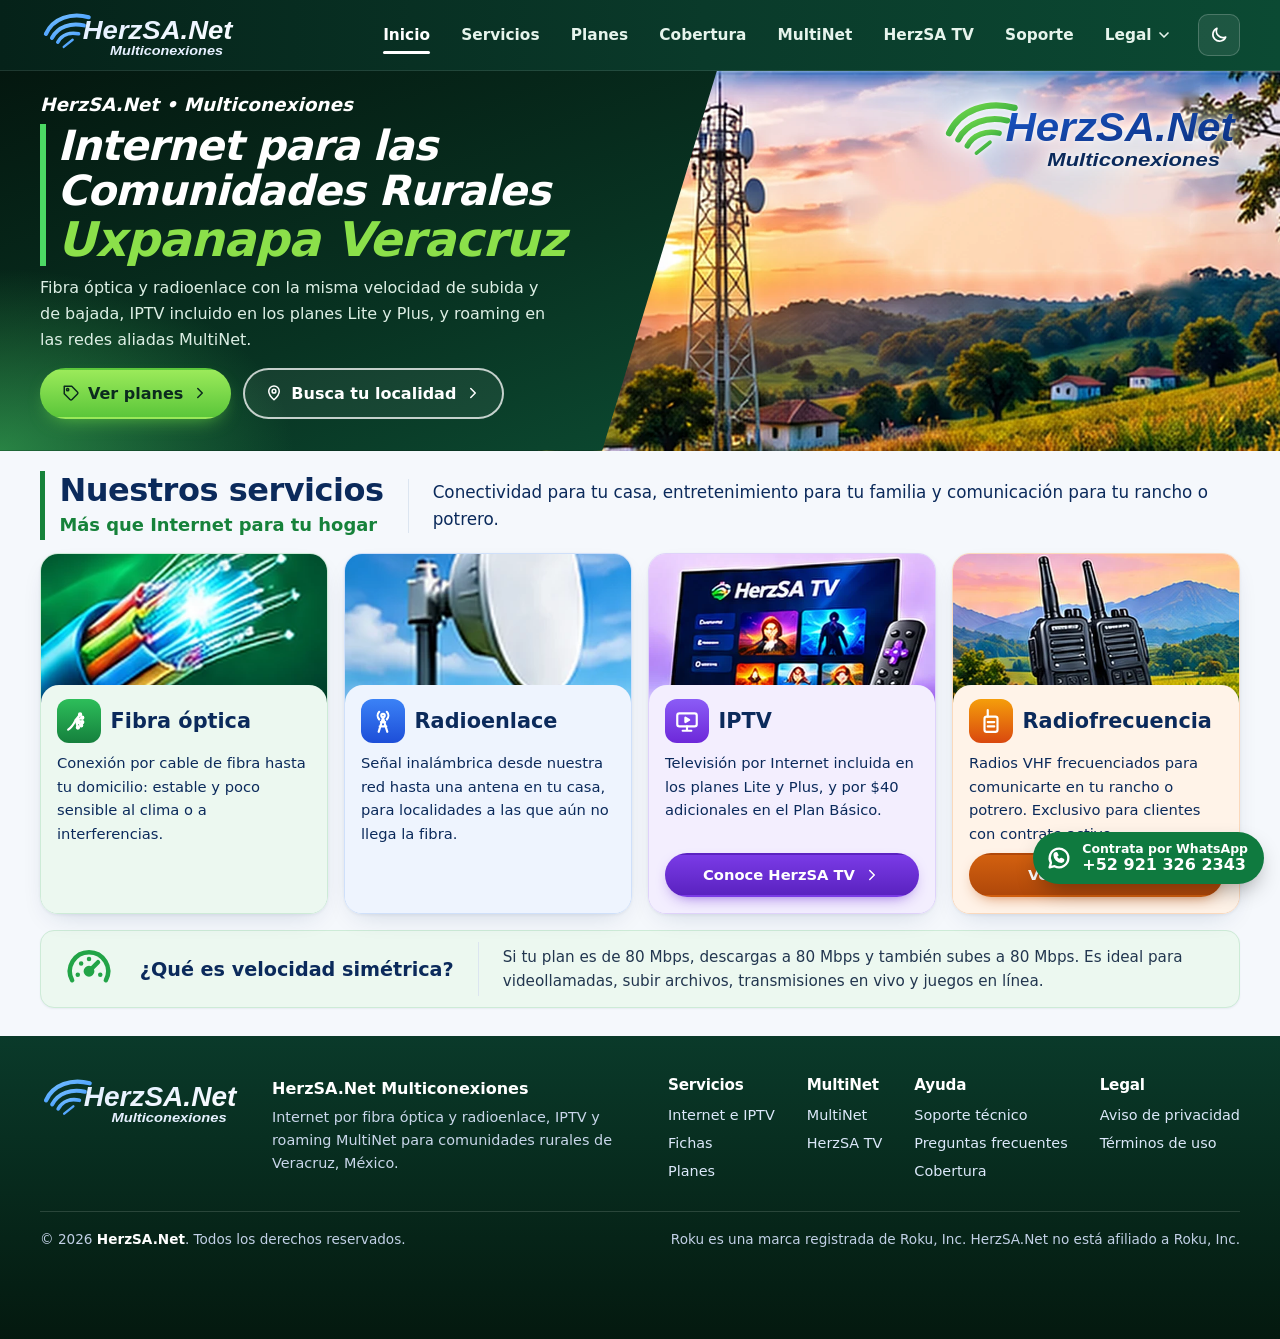
<file: index.html>
<!doctype html>
<html lang="es-MX">
<head>
  <meta charset="utf-8">
  <meta name="viewport" content="width=device-width, initial-scale=1">
  <title>HerzSA.Net | Internet por fibra óptica y radioenlace en Veracruz</title>
  <meta name="description" content="HerzSA.Net ofrece Internet por fibra óptica y radioenlace en comunidades rurales de Veracruz, México. Conoce los planes, MultiNet y HerzSA TV.">
  <link rel="canonical" href="https://herzsa.net/">
  <meta property="og:type" content="website">
  <meta property="og:locale" content="es_MX">
  <meta property="og:site_name" content="HerzSA.Net">
  <meta property="og:title" content="HerzSA.Net | Internet por fibra óptica y radioenlace en Veracruz">
  <meta property="og:description" content="HerzSA.Net ofrece Internet por fibra óptica y radioenlace en comunidades rurales de Veracruz, México. Conoce los planes, MultiNet y HerzSA TV.">
  <meta property="og:url" content="https://herzsa.net/">
  <meta name="twitter:card" content="summary">
  <meta name="theme-color" content="#102A43">
  <link rel="icon" href="favicon.svg" type="image/svg+xml">
  <link rel="preload" as="image" href="assets/images/logo-herzsa-azul.svg">
  <link rel="stylesheet" href="assets/css/styles.css">
  <script>try{var t=localStorage.getItem("theme");if(t==="dark"||t==="light")document.documentElement.dataset.theme=t}catch(e){}</script>
  <script type="module" src="assets/js/main.js"></script>
</head>
<body class="theme-tv">
<a class="skip-link" href="#contenido">Saltar al contenido</a>
<header class="site-header">
  <div class="container header-inner">
    <a class="brand" href="./" aria-label="HerzSA.Net Multiconexiones — inicio">
      <img class="logo-light" src="assets/images/logo-herzsa-azul.svg" alt="" width="196" height="50">
      <img class="logo-dark" src="assets/images/logo-herzsa-blanco.svg" alt="" width="196" height="50">
    </a>
    <nav class="nav" id="menu-principal" aria-label="Menú principal">
      <ul>
        <li><a href="./" aria-current="page">Inicio</a></li>
        <li><a href="servicios/">Servicios</a></li>
        <li><a href="planes/">Planes</a></li>
        <li><a href="cobertura/">Cobertura</a></li>
        <li><a href="multinet/">MultiNet</a></li>
        <li><a href="herzsa-tv/">HerzSA TV</a></li>
        <li><a href="soporte/">Soporte</a></li>
        <li class="nav-drop">
          <button type="button" class="nav-drop__btn" aria-expanded="false" aria-controls="menu-legal">Legal<svg viewBox="0 0 24 24" fill="none" stroke="currentColor" stroke-width="2.5" stroke-linecap="round" stroke-linejoin="round" aria-hidden="true" focusable="false"><path d="M6 9l6 6 6-6"/></svg></button>
          <ul class="nav-drop__menu" id="menu-legal">
            <li><a href="privacidad/">Aviso de privacidad</a></li>
            <li><a href="terminos/">Términos de uso</a></li>
          </ul>
        </li>
      </ul>
    </nav>
    <button class="icon-btn" type="button" data-theme-toggle aria-pressed="false" aria-label="Cambiar a modo oscuro">
      <svg class="theme-icon-moon" viewBox="0 0 24 24" fill="none" stroke="currentColor" stroke-width="2" stroke-linecap="round" stroke-linejoin="round" aria-hidden="true" focusable="false"><path d="M20 14.5A8 8 0 0 1 9.5 4 8 8 0 1 0 20 14.5z"/></svg>
      <svg class="theme-icon-sun" viewBox="0 0 24 24" fill="none" stroke="currentColor" stroke-width="2" stroke-linecap="round" stroke-linejoin="round" aria-hidden="true" focusable="false"><circle cx="12" cy="12" r="4"/><path d="M12 2v2M12 20v2M4.9 4.9l1.4 1.4M17.7 17.7l1.4 1.4M2 12h2M20 12h2M4.9 19.1l1.4-1.4M17.7 6.3l1.4-1.4"/></svg>
    </button>
    <button class="icon-btn nav-toggle" type="button" data-nav-toggle aria-expanded="false" aria-controls="menu-principal">
      <span class="nav-toggle__text">Menú</span>
      <svg viewBox="0 0 24 24" fill="none" stroke="currentColor" stroke-width="2.5" stroke-linecap="round" stroke-linejoin="round" aria-hidden="true" focusable="false"><path d="M6 9l6 6 6-6"/></svg>
    </button>
  </div>
</header>
<main id="contenido">
  <section class="in-hero" aria-labelledby="hero-title">
    <div class="in-hero__photo"><img src="assets/images/hero-atardecer.webp" alt="" width="1392" height="666" fetchpriority="high"></div>
    <div class="in-hero__panel" aria-hidden="true"></div>
    <img class="in-hero__logo" src="assets/images/logo-herzsa-verde.svg" alt="" width="330" height="84">
    <div class="container in-hero__inner">
      <p class="tv-hero__kicker">HerzSA.Net • Multiconexiones</p>
      <h1 id="hero-title">Internet para las Comunidades Rurales <span>Uxpanapa Veracruz</span></h1>
      <p>Fibra óptica y radioenlace con la misma velocidad de subida y de bajada, IPTV incluido en los planes Lite y Plus, y roaming en las redes aliadas MultiNet.</p>
      <div class="actions">
        <a class="btn btn--lime" href="planes/"><svg class="" viewBox="0 0 24 24" fill="none" stroke="currentColor" stroke-width="2" stroke-linecap="round" stroke-linejoin="round" aria-hidden="true" focusable="false"><path d="M20.6 13.4l-7.2 7.2a2 2 0 0 1-2.8 0L3 13V3h10l7.6 7.6a2 2 0 0 1 0 2.8z"/><circle cx="7.5" cy="7.5" r="1.5"/></svg><span>Ver planes</span><svg class="" viewBox="0 0 24 24" fill="none" stroke="currentColor" stroke-width="2" stroke-linecap="round" stroke-linejoin="round" aria-hidden="true" focusable="false"><path d="M9 6l6 6-6 6"/></svg></a>
        <a class="btn btn--outline-light pl-round" href="cobertura/"><svg class="" viewBox="0 0 24 24" fill="none" stroke="currentColor" stroke-width="2" stroke-linecap="round" stroke-linejoin="round" aria-hidden="true" focusable="false"><path d="M12 21s-7-6.2-7-11.5A7 7 0 0 1 19 9.5C19 14.8 12 21 12 21z"/><circle cx="12" cy="9.5" r="2.5"/></svg><span>Busca tu localidad</span><svg class="" viewBox="0 0 24 24" fill="none" stroke="currentColor" stroke-width="2" stroke-linecap="round" stroke-linejoin="round" aria-hidden="true" focusable="false"><path d="M9 6l6 6-6 6"/></svg></a>
      </div>
    </div>
  </section>

  <section class="sv-block sv-block--last" id="servicios" aria-labelledby="servicios-title">
    <div class="container">
      <div class="head-row">
        <div class="bar-head bar-head--green"><h2 id="servicios-title">Nuestros servicios</h2><p class="green-sub">Más que Internet para tu hogar</p></div>
        <p class="head-row__desc in-desc">Conectividad para tu casa, entretenimiento para tu familia y comunicación para tu rancho o potrero.</p>
      </div>
      <div class="in-svc">
        <article class="in-card in-card--green">
          <img src="assets/images/servicio-fibra.webp" alt="" width="402" height="384">
          <div class="in-card__body">
            <h3><span class="in-card__ico"><svg class="" viewBox="0 0 24 24" fill="none" stroke="currentColor" stroke-width="2" stroke-linecap="round" stroke-linejoin="round" aria-hidden="true" focusable="false"><path d="M2 20c3-2 5-5 7-9"/><path d="M9 11l4-5M9 11l6-2M9 11l6 2M9 11l5 5M9 11l2 7"/><circle cx="13" cy="6" r="1"/><circle cx="15" cy="9" r="1"/><circle cx="15" cy="13" r="1"/><circle cx="14" cy="16" r="1"/><circle cx="11" cy="18" r="1"/></svg></span>Fibra óptica</h3>
            <p>Conexión por cable de fibra hasta tu domicilio: estable y poco sensible al clima o a interferencias.</p>
          </div>
        </article>
        <article class="in-card in-card--blue">
          <img src="assets/images/servicio-radioenlace.webp" alt="" width="354" height="390">
          <div class="in-card__body">
            <h3><span class="in-card__ico"><svg class="" viewBox="0 0 24 24" fill="none" stroke="currentColor" stroke-width="2" stroke-linecap="round" stroke-linejoin="round" aria-hidden="true" focusable="false"><path d="M12 9l-4 13M12 9l4 13M9 17h6M10 13h4"/><circle cx="12" cy="7" r="1.6"/><path d="M8.5 3.5a5 5 0 0 0 0 7M15.5 3.5a5 5 0 0 1 0 7"/></svg></span>Radioenlace</h3>
            <p>Señal inalámbrica desde nuestra red hasta una antena en tu casa, para localidades a las que aún no llega la fibra.</p>
          </div>
        </article>
        <article class="in-card in-card--purple">
          <img src="assets/images/servicio-iptv.webp" alt="" width="516" height="280">
          <div class="in-card__body">
            <h3><span class="in-card__ico"><svg class="" viewBox="0 0 24 24" fill="none" stroke="currentColor" stroke-width="2" stroke-linecap="round" stroke-linejoin="round" aria-hidden="true" focusable="false"><rect x="3" y="5" width="18" height="12" rx="2"/><path d="M8 21h8M12 17v4"/><path d="M10.5 9v4l3.5-2z"/></svg></span>IPTV</h3>
            <p>Televisión por Internet incluida en los planes Lite y Plus, y por $40 adicionales en el Plan Básico.</p>
            <a class="btn btn--purple btn--sm pl-round" href="herzsa-tv/"><span>Conoce HerzSA TV</span><svg class="" viewBox="0 0 24 24" fill="none" stroke="currentColor" stroke-width="2" stroke-linecap="round" stroke-linejoin="round" aria-hidden="true" focusable="false"><path d="M9 6l6 6-6 6"/></svg></a>
          </div>
        </article>
        <article class="in-card in-card--orange">
          <img src="assets/images/servicio-radios-campo.webp" alt="" width="536" height="280">
          <div class="in-card__body">
            <h3><span class="in-card__ico"><svg class="" viewBox="0 0 24 24" fill="none" stroke="currentColor" stroke-width="2" stroke-linecap="round" stroke-linejoin="round" aria-hidden="true" focusable="false"><rect x="6" y="8" width="12" height="14" rx="2"/><path d="M9 8V2M9 13h6M9 17h6"/></svg></span>Radiofrecuencia</h3>
            <p>Radios VHF frecuenciados para comunicarte en tu rancho o potrero. Exclusivo para clientes con contrato activo.</p>
            <a class="btn btn--orange btn--sm pl-round" href="servicios/#radio"><span>Ver paquetes</span><svg class="" viewBox="0 0 24 24" fill="none" stroke="currentColor" stroke-width="2" stroke-linecap="round" stroke-linejoin="round" aria-hidden="true" focusable="false"><path d="M9 6l6 6-6 6"/></svg></a>
          </div>
        </article>
      </div>
      <div class="sym sym--compact in-sym">
        <svg class="" viewBox="0 0 24 24" fill="none" stroke="currentColor" stroke-width="2" stroke-linecap="round" stroke-linejoin="round" aria-hidden="true" focusable="false"><path d="M4.5 17a8.5 8.5 0 1 1 15 0"/><path d="M12 13l4-4"/><circle cx="12" cy="13" r="1.4"/><path d="M7 14.5h.01M8.5 9.5h.01M12 7.5h.01M17 14.5h.01"/></svg>
        <h3>¿Qué es velocidad simétrica?</h3>
        <span class="sym__div" aria-hidden="true"></span>
        <p>Si tu plan es de 80 Mbps, descargas a 80 Mbps y también subes a 80 Mbps. Es ideal para videollamadas, subir archivos, transmisiones en vivo y juegos en línea.</p>
      </div>
    </div>
  </section>

</main>
<footer class="site-footer">
  <div class="container">
    <div class="footer-grid">
      <img class="footer-logo" src="assets/images/logo-herzsa-blanco.svg" alt="HerzSA.Net Multiconexiones" width="200" height="51">
      <div class="footer-about">
        <strong>HerzSA.Net Multiconexiones</strong>
        <p>Internet por fibra óptica y radioenlace, IPTV y roaming MultiNet para comunidades rurales de Veracruz, México.</p>
        <div data-social hidden><h2 class="visually-hidden">Redes sociales</h2></div>
      </div>
      <nav aria-label="Servicios">
        <h2>Servicios</h2>
        <ul>
          <li><a href="servicios/">Internet e IPTV</a></li>
          <li><a href="planes/#fichas">Fichas</a></li>
          <li><a href="planes/">Planes</a></li>
        </ul>
      </nav>
      <nav aria-label="MultiNet y HerzSA TV">
        <h2>MultiNet</h2>
        <ul>
          <li><a href="multinet/">MultiNet</a></li>
          <li><a href="herzsa-tv/">HerzSA TV</a></li>
        </ul>
      </nav>
      <nav aria-label="Ayuda">
        <h2>Ayuda</h2>
        <ul>
          <li><a href="soporte/">Soporte técnico</a></li>
          <li><a href="soporte/">Preguntas frecuentes</a></li>
          <li><a href="cobertura/">Cobertura</a></li>
        </ul>
      </nav>
      <nav aria-label="Legal">
        <h2>Legal</h2>
        <ul>
          <li><a href="privacidad/">Aviso de privacidad</a></li>
          <li><a href="terminos/">Términos de uso</a></li>
        </ul>
      </nav>
    </div>
    <div class="footer-bottom">
      <p>© <span data-year>2026</span> <strong>HerzSA.Net</strong>. Todos los derechos reservados.</p>
      <p>Roku es una marca registrada de Roku, Inc. HerzSA.Net no está afiliado a Roku, Inc.</p>
    </div>
  </div>
</footer>
<aside aria-label="Contratar por WhatsApp">
<a class="wa-float" data-contact="whatsapp-contratar" hidden>
  <svg viewBox="0 0 24 24" fill="none" stroke="currentColor" stroke-width="2" stroke-linecap="round" stroke-linejoin="round" aria-hidden="true" focusable="false"><path d="M20 12a8 8 0 0 1-11.8 7L4 20l1.1-4A8 8 0 1 1 20 12z"/><path d="M9 9.5c.3 1.8 1.7 3.6 3.6 4.4l1.2-1.1 1.8.8c0 1-.8 1.6-1.6 1.6A6 6 0 0 1 8.2 9.4c0-.8.6-1.6 1.6-1.6l.8 1.8z"/></svg>
  <span class="wa-float__text"><span class="wa-float__label">Contrata por WhatsApp</span><span class="wa-float__num" data-cfg="contact.whatsapp"></span></span>
</a>
</aside>
</body>
</html>
</file>
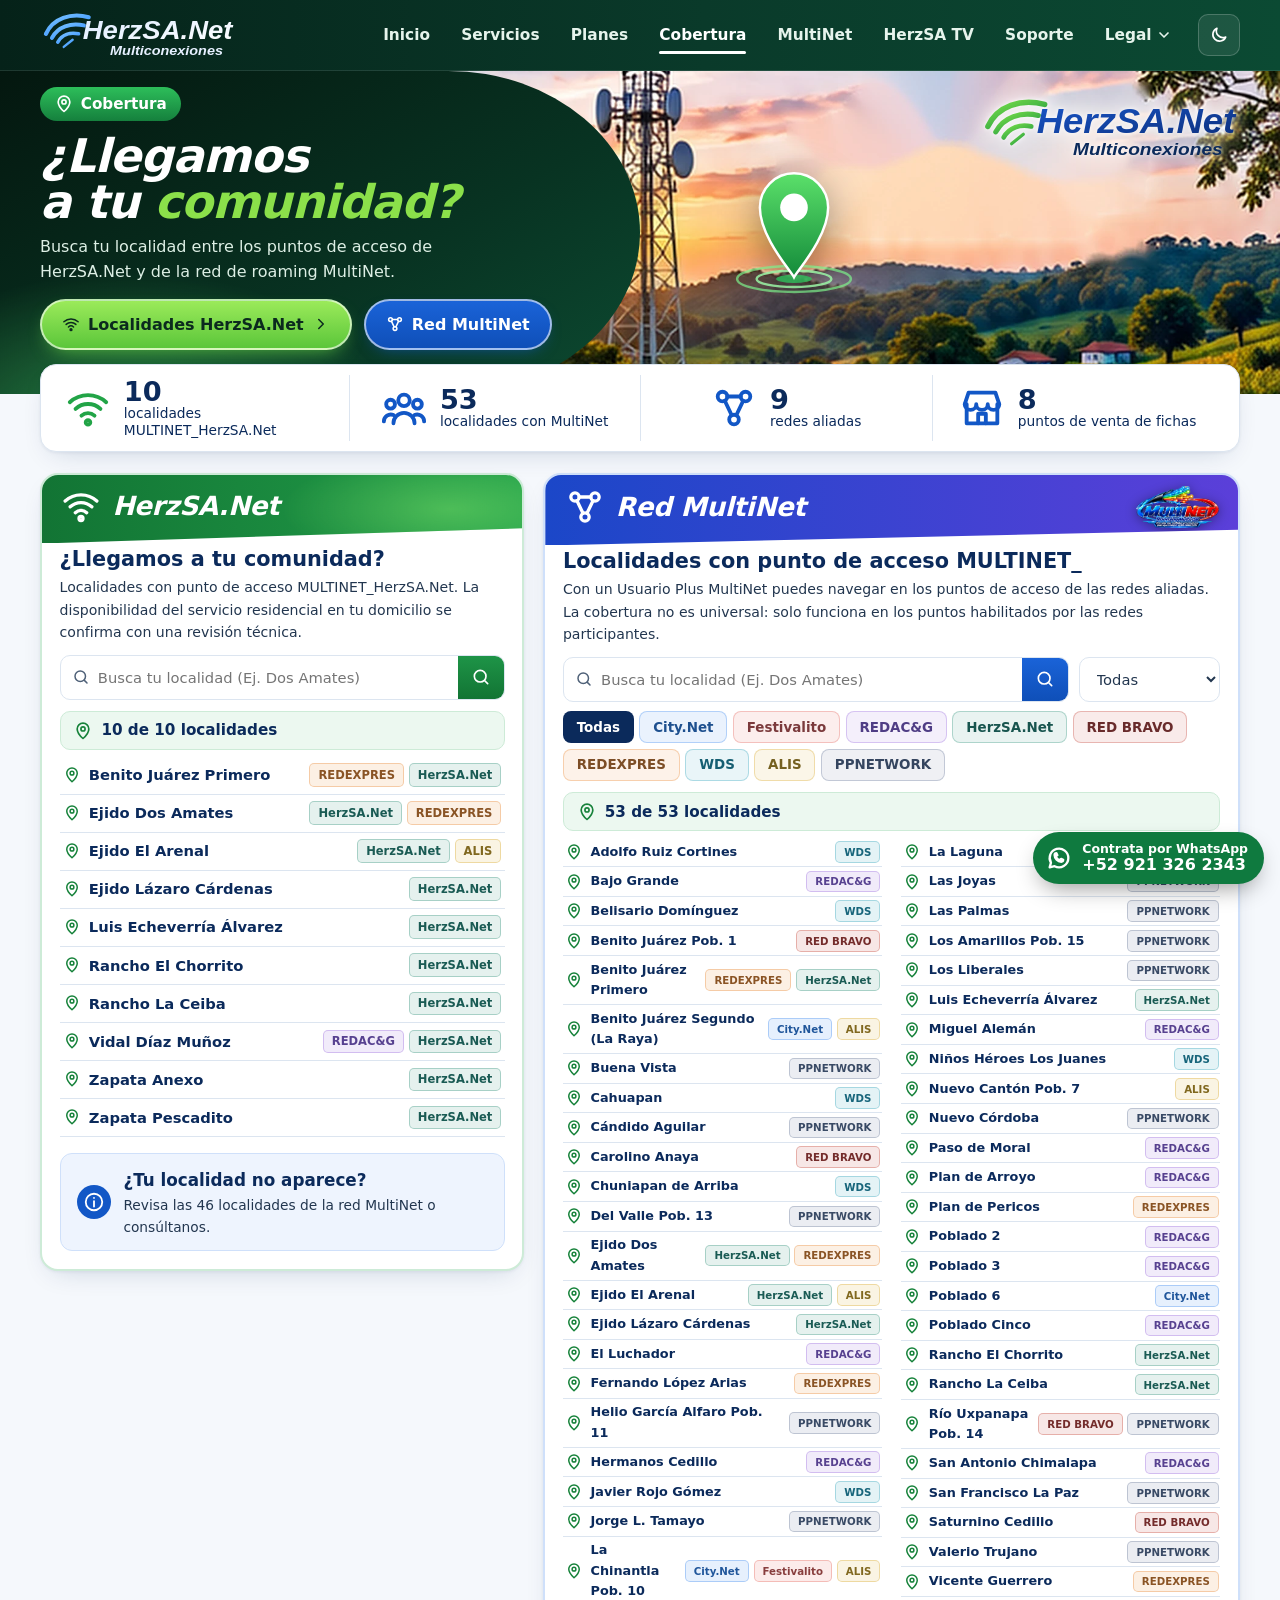
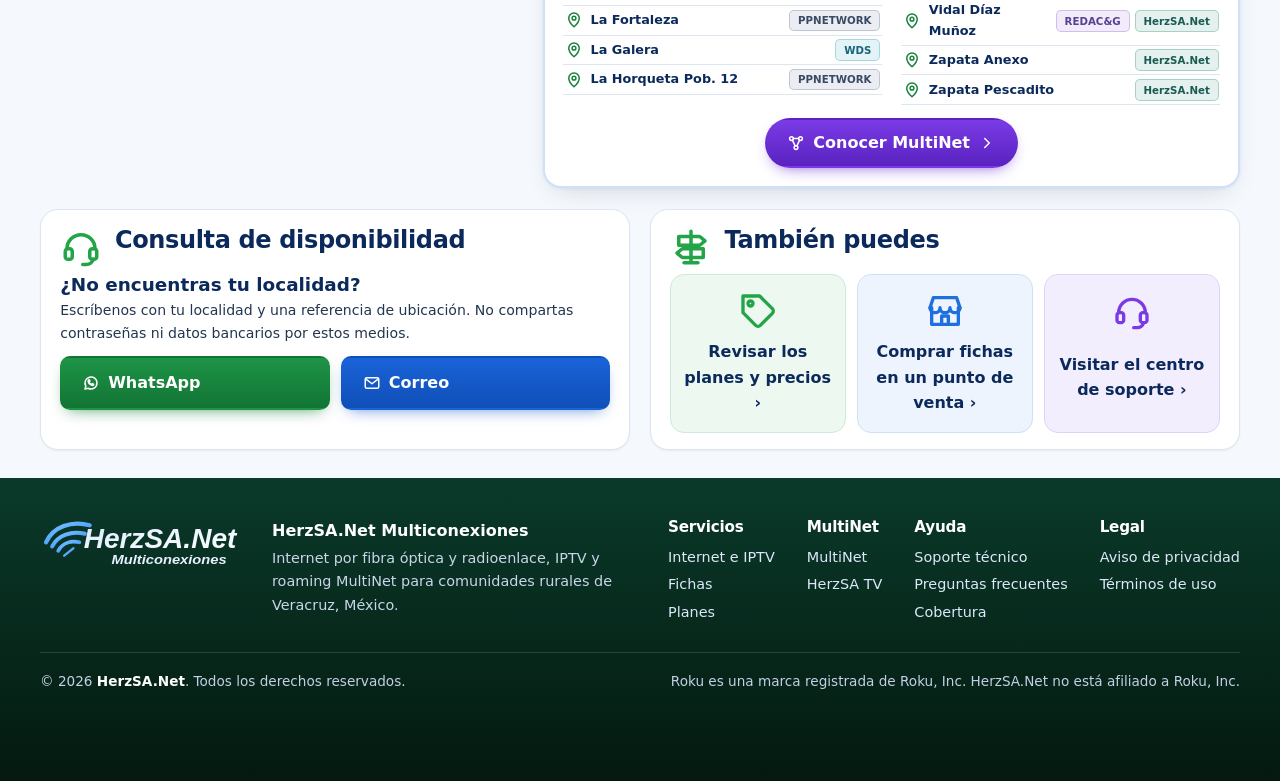
<file: cobertura/index.html>
<!doctype html>
<html lang="es-MX">
<head>
  <meta charset="utf-8">
  <meta name="viewport" content="width=device-width, initial-scale=1">
  <title>Cobertura | HerzSA.Net y red MultiNet</title>
  <meta name="description" content="Busca tu localidad entre los puntos de acceso de HerzSA.Net y las 53 localidades de la red de roaming MultiNet.">
  <link rel="canonical" href="https://herzsa.net/cobertura/">
  <meta property="og:type" content="website">
  <meta property="og:locale" content="es_MX">
  <meta property="og:site_name" content="HerzSA.Net">
  <meta property="og:title" content="Cobertura | HerzSA.Net y red MultiNet">
  <meta property="og:description" content="Busca tu localidad entre los puntos de acceso de HerzSA.Net y las 53 localidades de la red de roaming MultiNet.">
  <meta property="og:url" content="https://herzsa.net/cobertura/">
  <meta name="twitter:card" content="summary">
  <meta name="theme-color" content="#102A43">
  <link rel="icon" href="../favicon.svg" type="image/svg+xml">
  <link rel="preload" as="image" href="../assets/images/logo-herzsa-azul.svg">
  <link rel="stylesheet" href="../assets/css/styles.css">
  <script>try{var t=localStorage.getItem("theme");if(t==="dark"||t==="light")document.documentElement.dataset.theme=t}catch(e){}</script>
  <script type="module" src="../assets/js/main.js"></script>
</head>
<body class="theme-tv">
<a class="skip-link" href="#contenido">Saltar al contenido</a>
<header class="site-header">
  <div class="container header-inner">
    <a class="brand" href="../" aria-label="HerzSA.Net Multiconexiones — inicio">
      <img class="logo-light" src="../assets/images/logo-herzsa-azul.svg" alt="" width="196" height="50">
      <img class="logo-dark" src="../assets/images/logo-herzsa-blanco.svg" alt="" width="196" height="50">
    </a>
    <nav class="nav" id="menu-principal" aria-label="Menú principal">
      <ul>
        <li><a href="../">Inicio</a></li>
        <li><a href="../servicios/">Servicios</a></li>
        <li><a href="../planes/">Planes</a></li>
        <li><a href="../cobertura/" aria-current="page">Cobertura</a></li>
        <li><a href="../multinet/">MultiNet</a></li>
        <li><a href="../herzsa-tv/">HerzSA TV</a></li>
        <li><a href="../soporte/">Soporte</a></li>
        <li class="nav-drop">
          <button type="button" class="nav-drop__btn" aria-expanded="false" aria-controls="menu-legal">Legal<svg viewBox="0 0 24 24" fill="none" stroke="currentColor" stroke-width="2.5" stroke-linecap="round" stroke-linejoin="round" aria-hidden="true" focusable="false"><path d="M6 9l6 6 6-6"/></svg></button>
          <ul class="nav-drop__menu" id="menu-legal">
            <li><a href="../privacidad/">Aviso de privacidad</a></li>
            <li><a href="../terminos/">Términos de uso</a></li>
          </ul>
        </li>
      </ul>
    </nav>
    <button class="icon-btn" type="button" data-theme-toggle aria-pressed="false" aria-label="Cambiar a modo oscuro">
      <svg class="theme-icon-moon" viewBox="0 0 24 24" fill="none" stroke="currentColor" stroke-width="2" stroke-linecap="round" stroke-linejoin="round" aria-hidden="true" focusable="false"><path d="M20 14.5A8 8 0 0 1 9.5 4 8 8 0 1 0 20 14.5z"/></svg>
      <svg class="theme-icon-sun" viewBox="0 0 24 24" fill="none" stroke="currentColor" stroke-width="2" stroke-linecap="round" stroke-linejoin="round" aria-hidden="true" focusable="false"><circle cx="12" cy="12" r="4"/><path d="M12 2v2M12 20v2M4.9 4.9l1.4 1.4M17.7 17.7l1.4 1.4M2 12h2M20 12h2M4.9 19.1l1.4-1.4M17.7 6.3l1.4-1.4"/></svg>
    </button>
    <button class="icon-btn nav-toggle" type="button" data-nav-toggle aria-expanded="false" aria-controls="menu-principal">
      <span class="nav-toggle__text">Menú</span>
      <svg viewBox="0 0 24 24" fill="none" stroke="currentColor" stroke-width="2.5" stroke-linecap="round" stroke-linejoin="round" aria-hidden="true" focusable="false"><path d="M6 9l6 6 6-6"/></svg>
    </button>
  </div>
</header>
<main id="contenido">
  <section class="pl-hero cb-hero" aria-labelledby="cb-title">
    <div class="pl-hero__photo"><img src="../assets/images/hero-atardecer.webp" alt="" width="1392" height="666" fetchpriority="high"></div>
    <div class="pl-hero__panel" aria-hidden="true"></div>
    <svg class="cb-hero__pin" viewBox="0 0 160 170" aria-hidden="true" focusable="false">
      <defs><linearGradient id="pinG" x1="0" y1="0" x2="0" y2="1"><stop offset="0" stop-color="#5BE06A"/><stop offset="1" stop-color="#138A3A"/></linearGradient></defs>
      <ellipse cx="80" cy="150" rx="70" ry="16" fill="none" stroke="#7DF08A" stroke-width="3" opacity=".7"/>
      <ellipse cx="80" cy="150" rx="46" ry="10" fill="none" stroke="#9BF5A5" stroke-width="3" opacity=".85"/>
      <ellipse cx="80" cy="150" rx="22" ry="5" fill="#2DBE5A" opacity=".8"/>
      <path d="M80 148c-4-8-42-50-42-86a42 42 0 0 1 84 0c0 36-38 78-42 86z" fill="url(#pinG)" stroke="#FFFFFF" stroke-width="3"/>
      <circle cx="80" cy="62" r="17" fill="#FFFFFF"/>
    </svg>
    <img class="cb-hero__logo" src="../assets/images/logo-herzsa-verde.svg" alt="" width="330" height="84">
    <div class="container pl-hero__inner">
      <span class="svc-badge"><svg class="" viewBox="0 0 24 24" fill="none" stroke="currentColor" stroke-width="2" stroke-linecap="round" stroke-linejoin="round" aria-hidden="true" focusable="false"><path d="M12 21s-7-6.2-7-11.5A7 7 0 0 1 19 9.5C19 14.8 12 21 12 21z"/><circle cx="12" cy="9.5" r="2.5"/></svg>Cobertura</span>
      <h1 id="cb-title">¿Llegamos <span>a tu <em>comunidad?</em></span></h1>
      <p>Busca tu localidad entre los puntos de acceso de HerzSA.Net y de la red de roaming MultiNet.</p>
      <div class="actions">
        <a class="btn btn--lime" href="#herzsa"><svg class="" viewBox="0 0 24 24" fill="none" stroke="currentColor" stroke-width="2" stroke-linecap="round" stroke-linejoin="round" aria-hidden="true" focusable="false"><path d="M2.5 9a14 14 0 0 1 19 0M5.5 12.5a9.5 9.5 0 0 1 13 0M8.6 16a5 5 0 0 1 6.8 0"/><circle cx="12" cy="19.5" r="1.2"/></svg><span>Localidades HerzSA.Net</span><svg class="" viewBox="0 0 24 24" fill="none" stroke="currentColor" stroke-width="2" stroke-linecap="round" stroke-linejoin="round" aria-hidden="true" focusable="false"><path d="M9 6l6 6-6 6"/></svg></a>
        <a class="btn btn--pill-blue" href="#multinet"><svg class="" viewBox="0 0 24 24" fill="none" stroke="currentColor" stroke-width="2" stroke-linecap="round" stroke-linejoin="round" aria-hidden="true" focusable="false"><circle cx="6" cy="6" r="2.5"/><circle cx="18" cy="6" r="2.5"/><circle cx="12" cy="18" r="2.5"/><path d="M8.5 6h7M7.2 8.2l3.6 7.6M16.8 8.2l-3.6 7.6"/></svg><span>Red MultiNet</span></a>
      </div>
    </div>
  </section>

  <div class="container">
    <ul class="cb-stats">
      <li><svg class="" viewBox="0 0 24 24" fill="none" stroke="currentColor" stroke-width="2" stroke-linecap="round" stroke-linejoin="round" aria-hidden="true" focusable="false"><path d="M2.5 9a14 14 0 0 1 19 0M5.5 12.5a9.5 9.5 0 0 1 13 0M8.6 16a5 5 0 0 1 6.8 0"/><circle cx="12" cy="19.5" r="1.2"/></svg><span><strong data-stat="herzsaLocalities">10</strong>localidades MULTINET_HerzSA.Net</span></li>
      <li><svg class="" viewBox="0 0 24 24" fill="none" stroke="currentColor" stroke-width="2" stroke-linecap="round" stroke-linejoin="round" aria-hidden="true" focusable="false"><circle cx="12" cy="8" r="3"/><circle cx="5" cy="10" r="2.3"/><circle cx="19" cy="10" r="2.3"/><path d="M6.5 20a5.5 5.5 0 0 1 11 0"/><path d="M1.5 19a3.6 3.6 0 0 1 5-3.3M22.5 19a3.6 3.6 0 0 0-5-3.3"/></svg><span><strong data-stat="localities">53</strong>localidades con MultiNet</span></li>
      <li><svg class="" viewBox="0 0 24 24" fill="none" stroke="currentColor" stroke-width="2" stroke-linecap="round" stroke-linejoin="round" aria-hidden="true" focusable="false"><circle cx="6" cy="6" r="2.5"/><circle cx="18" cy="6" r="2.5"/><circle cx="12" cy="18" r="2.5"/><path d="M8.5 6h7M7.2 8.2l3.6 7.6M16.8 8.2l-3.6 7.6"/></svg><span><strong data-stat="allies">9</strong>redes aliadas</span></li>
      <li><svg class="" viewBox="0 0 24 24" fill="none" stroke="currentColor" stroke-width="2" stroke-linecap="round" stroke-linejoin="round" aria-hidden="true" focusable="false"><path d="M4 10v10h16V10"/><path d="M3 10l2-6h14l2 6"/><path d="M3 10c0 1.7 1.3 3 3 3s3-1.3 3-3c0 1.7 1.3 3 3 3s3-1.3 3-3c0 1.7 1.3 3 3 3s3-1.3 3-3"/><path d="M10 20v-5h4v5"/></svg><span><strong data-stat="salesPoints">8</strong>puntos de venta de fichas</span></li>
    </ul>
  </div>

  <section class="sv-block" aria-label="Buscadores de cobertura">
    <div class="container cb-two">
      <article class="cb-card cb-card--green" id="herzsa" aria-labelledby="hz-title">
        <div class="cb-card__band"><svg class="" viewBox="0 0 24 24" fill="none" stroke="currentColor" stroke-width="2" stroke-linecap="round" stroke-linejoin="round" aria-hidden="true" focusable="false"><path d="M2.5 9a14 14 0 0 1 19 0M5.5 12.5a9.5 9.5 0 0 1 13 0M8.6 16a5 5 0 0 1 6.8 0"/><circle cx="12" cy="19.5" r="1.2"/></svg><h2 id="hz-title">HerzSA.Net</h2></div>
        <div class="cb-card__body">
          <h3>¿Llegamos a tu comunidad?</h3>
          <p class="tv-small">Localidades con punto de acceso MULTINET_HerzSA.Net. La disponibilidad del servicio residencial en tu domicilio se confirma con una revisión técnica.</p>
          <form class="cb-search cb-search--green" role="search" action="#herzsa">
            <label class="visually-hidden" for="buscar-herzsa">Busca tu localidad en HerzSA.Net</label>
            <svg class="" viewBox="0 0 24 24" fill="none" stroke="currentColor" stroke-width="2" stroke-linecap="round" stroke-linejoin="round" aria-hidden="true" focusable="false"><circle cx="11" cy="11" r="7"/><path d="M20 20l-3.5-3.5"/></svg><input id="buscar-herzsa" type="search" placeholder="Busca tu localidad (Ej. Dos Amates)" autocomplete="off">
            <button type="submit" aria-label="Buscar"><svg class="" viewBox="0 0 24 24" fill="none" stroke="currentColor" stroke-width="2" stroke-linecap="round" stroke-linejoin="round" aria-hidden="true" focusable="false"><circle cx="11" cy="11" r="7"/><path d="M20 20l-3.5-3.5"/></svg></button>
          </form>
          <p class="cb-count cb-count--green"><svg class="" viewBox="0 0 24 24" fill="none" stroke="currentColor" stroke-width="2" stroke-linecap="round" stroke-linejoin="round" aria-hidden="true" focusable="false"><path d="M12 21s-7-6.2-7-11.5A7 7 0 0 1 19 9.5C19 14.8 12 21 12 21z"/><circle cx="12" cy="9.5" r="2.5"/></svg><span id="conteo-herzsa">10 de 10 localidades</span></p>
          <div data-coverage data-network="herzsa" data-layout="pins" data-search="#buscar-herzsa" data-count="#conteo-herzsa">
            <p>Consulta las localidades con nuestro equipo.</p>
          </div>
          <p class="cb-aside"><svg class="" viewBox="0 0 24 24" fill="none" stroke="currentColor" stroke-width="2" stroke-linecap="round" stroke-linejoin="round" aria-hidden="true" focusable="false"><circle cx="12" cy="12" r="9"/><path d="M12 11v6M12 7.5v.01"/></svg><span><strong>¿Tu localidad no aparece?</strong>Revisa las <span data-stat="localities">53</span> localidades de la red MultiNet o consúltanos.</span></p>
        </div>
      </article>

      <article class="cb-card cb-card--blue" id="multinet" aria-labelledby="mn-title">
        <div class="cb-card__band"><svg class="" viewBox="0 0 24 24" fill="none" stroke="currentColor" stroke-width="2" stroke-linecap="round" stroke-linejoin="round" aria-hidden="true" focusable="false"><circle cx="6" cy="6" r="2.5"/><circle cx="18" cy="6" r="2.5"/><circle cx="12" cy="18" r="2.5"/><path d="M8.5 6h7M7.2 8.2l3.6 7.6M16.8 8.2l-3.6 7.6"/></svg><h2 id="mn-title">Red MultiNet</h2><img src="../assets/images/multinet.webp" alt="" width="900" height="454"></div>
        <div class="cb-card__body">
          <h3>Localidades con punto de acceso MULTINET_</h3>
          <p class="tv-small">Con un Usuario Plus MultiNet puedes navegar en los puntos de acceso de las redes aliadas. La cobertura no es universal: solo funciona en los puntos habilitados por las redes participantes.</p>
          <div class="cb-tools">
            <form class="cb-search cb-search--blue" role="search" action="#multinet">
              <label class="visually-hidden" for="buscar-multinet">Busca tu localidad en la red MultiNet</label>
              <svg class="" viewBox="0 0 24 24" fill="none" stroke="currentColor" stroke-width="2" stroke-linecap="round" stroke-linejoin="round" aria-hidden="true" focusable="false"><circle cx="11" cy="11" r="7"/><path d="M20 20l-3.5-3.5"/></svg><input id="buscar-multinet" type="search" placeholder="Busca tu localidad (Ej. Dos Amates)" autocomplete="off">
              <button type="submit" aria-label="Buscar"><svg class="" viewBox="0 0 24 24" fill="none" stroke="currentColor" stroke-width="2" stroke-linecap="round" stroke-linejoin="round" aria-hidden="true" focusable="false"><circle cx="11" cy="11" r="7"/><path d="M20 20l-3.5-3.5"/></svg></button>
            </form>
            <label class="visually-hidden" for="red-multinet">Filtrar por red</label>
            <select id="red-multinet" class="cb-select"><option value="todas">Todas</option></select>
          </div>
          <div id="filtros-multinet" class="cb-filters"></div>
          <p class="cb-count cb-count--green"><svg class="" viewBox="0 0 24 24" fill="none" stroke="currentColor" stroke-width="2" stroke-linecap="round" stroke-linejoin="round" aria-hidden="true" focusable="false"><path d="M12 21s-7-6.2-7-11.5A7 7 0 0 1 19 9.5C19 14.8 12 21 12 21z"/><circle cx="12" cy="9.5" r="2.5"/></svg><span id="conteo-multinet">53 de 53 localidades</span></p>
          <div data-coverage data-layout="pins" data-search="#buscar-multinet" data-count="#conteo-multinet" data-filters="#filtros-multinet" data-select="#red-multinet" class="cb-multi">
            <p>Consulta la lista de localidades con tu proveedor.</p>
          </div>
          <p class="tabs-center" style="margin:.8rem 0 0"><a class="btn btn--purple pl-round" href="../multinet/"><svg class="" viewBox="0 0 24 24" fill="none" stroke="currentColor" stroke-width="2" stroke-linecap="round" stroke-linejoin="round" aria-hidden="true" focusable="false"><circle cx="6" cy="6" r="2.5"/><circle cx="18" cy="6" r="2.5"/><circle cx="12" cy="18" r="2.5"/><path d="M8.5 6h7M7.2 8.2l3.6 7.6M16.8 8.2l-3.6 7.6"/></svg><span>Conocer MultiNet</span><svg class="" viewBox="0 0 24 24" fill="none" stroke="currentColor" stroke-width="2" stroke-linecap="round" stroke-linejoin="round" aria-hidden="true" focusable="false"><path d="M9 6l6 6-6 6"/></svg></a></p>
        </div>
      </article>
    </div>
  </section>

  <section class="sv-block sv-block--last" aria-label="Consulta y otras opciones">
    <div class="container cb-two cb-two--even">
      <div class="cb-box">
        <div class="icon-head icon-head--green"><svg class="" viewBox="0 0 24 24" fill="none" stroke="currentColor" stroke-width="2" stroke-linecap="round" stroke-linejoin="round" aria-hidden="true" focusable="false"><path d="M4 13a8 8 0 0 1 16 0"/><rect x="3" y="13" width="4" height="6" rx="1.5"/><rect x="17" y="13" width="4" height="6" rx="1.5"/><path d="M19 19a4 4 0 0 1-4 3h-2"/></svg><div><h2>Consulta de disponibilidad</h2></div></div>
        <h3>¿No encuentras tu localidad?</h3>
        <p class="tv-small">Escríbenos con tu localidad y una referencia de ubicación. No compartas contraseñas ni datos bancarios por estos medios.</p>
        <div class="cb-contact">
          <a class="btn btn--green" data-contact="whatsapp" aria-disabled="true"><svg class="" viewBox="0 0 24 24" fill="none" stroke="currentColor" stroke-width="2" stroke-linecap="round" stroke-linejoin="round" aria-hidden="true" focusable="false"><path d="M20 12a8 8 0 0 1-11.8 7L4 20l1.1-4A8 8 0 1 1 20 12z"/><path d="M9 9.5c.3 1.8 1.7 3.6 3.6 4.4l1.2-1.1 1.8.8c0 1-.8 1.6-1.6 1.6A6 6 0 0 1 8.2 9.4c0-.8.6-1.6 1.6-1.6l.8 1.8z"/></svg><span>WhatsApp</span><span class="btn__note">Pendiente de confirmar</span></a>
          <a class="btn" data-contact="email" aria-disabled="true"><svg class="" viewBox="0 0 24 24" fill="none" stroke="currentColor" stroke-width="2" stroke-linecap="round" stroke-linejoin="round" aria-hidden="true" focusable="false"><rect x="3" y="5" width="18" height="14" rx="2"/><path d="M3.5 6.5l8.5 6.5 8.5-6.5"/></svg><span>Correo</span><span class="btn__note">Pendiente de confirmar</span></a>
        </div>
      </div>
      <div class="cb-box">
        <div class="icon-head icon-head--green"><svg class="" viewBox="0 0 24 24" fill="none" stroke="currentColor" stroke-width="2" stroke-linecap="round" stroke-linejoin="round" aria-hidden="true" focusable="false"><path d="M12 3v18M8 21h8"/><path d="M5 6h12l3 2.5L17 11H5zM19 13H7l-3 2.5L7 18h12z"/></svg><div><h2>También puedes</h2></div></div>
        <div class="cb-tiles">
          <a class="cb-tile cb-tile--green" href="../planes/"><svg class="" viewBox="0 0 24 24" fill="none" stroke="currentColor" stroke-width="2" stroke-linecap="round" stroke-linejoin="round" aria-hidden="true" focusable="false"><path d="M20.6 13.4l-7.2 7.2a2 2 0 0 1-2.8 0L3 13V3h10l7.6 7.6a2 2 0 0 1 0 2.8z"/><circle cx="7.5" cy="7.5" r="1.5"/></svg><span>Revisar los planes y precios</span></a>
          <a class="cb-tile cb-tile--blue" href="../planes/#puntos-venta"><svg class="" viewBox="0 0 24 24" fill="none" stroke="currentColor" stroke-width="2" stroke-linecap="round" stroke-linejoin="round" aria-hidden="true" focusable="false"><path d="M4 10v10h16V10"/><path d="M3 10l2-6h14l2 6"/><path d="M3 10c0 1.7 1.3 3 3 3s3-1.3 3-3c0 1.7 1.3 3 3 3s3-1.3 3-3c0 1.7 1.3 3 3 3s3-1.3 3-3"/><path d="M10 20v-5h4v5"/></svg><span>Comprar fichas en un punto de venta</span></a>
          <a class="cb-tile cb-tile--purple" href="../soporte/"><svg class="" viewBox="0 0 24 24" fill="none" stroke="currentColor" stroke-width="2" stroke-linecap="round" stroke-linejoin="round" aria-hidden="true" focusable="false"><path d="M4 13a8 8 0 0 1 16 0"/><rect x="3" y="13" width="4" height="6" rx="1.5"/><rect x="17" y="13" width="4" height="6" rx="1.5"/><path d="M19 19a4 4 0 0 1-4 3h-2"/></svg><span>Visitar el centro de soporte</span></a>
        </div>
      </div>
    </div>
  </section>

</main>
<footer class="site-footer">
  <div class="container">
    <div class="footer-grid">
      <img class="footer-logo" src="../assets/images/logo-herzsa-blanco.svg" alt="HerzSA.Net Multiconexiones" width="200" height="51">
      <div class="footer-about">
        <strong>HerzSA.Net Multiconexiones</strong>
        <p>Internet por fibra óptica y radioenlace, IPTV y roaming MultiNet para comunidades rurales de Veracruz, México.</p>
        <div data-social hidden><h2 class="visually-hidden">Redes sociales</h2></div>
      </div>
      <nav aria-label="Servicios">
        <h2>Servicios</h2>
        <ul>
          <li><a href="../servicios/">Internet e IPTV</a></li>
          <li><a href="../planes/#fichas">Fichas</a></li>
          <li><a href="../planes/">Planes</a></li>
        </ul>
      </nav>
      <nav aria-label="MultiNet y HerzSA TV">
        <h2>MultiNet</h2>
        <ul>
          <li><a href="../multinet/">MultiNet</a></li>
          <li><a href="../herzsa-tv/">HerzSA TV</a></li>
        </ul>
      </nav>
      <nav aria-label="Ayuda">
        <h2>Ayuda</h2>
        <ul>
          <li><a href="../soporte/">Soporte técnico</a></li>
          <li><a href="../soporte/">Preguntas frecuentes</a></li>
          <li><a href="../cobertura/">Cobertura</a></li>
        </ul>
      </nav>
      <nav aria-label="Legal">
        <h2>Legal</h2>
        <ul>
          <li><a href="../privacidad/">Aviso de privacidad</a></li>
          <li><a href="../terminos/">Términos de uso</a></li>
        </ul>
      </nav>
    </div>
    <div class="footer-bottom">
      <p>© <span data-year>2026</span> <strong>HerzSA.Net</strong>. Todos los derechos reservados.</p>
      <p>Roku es una marca registrada de Roku, Inc. HerzSA.Net no está afiliado a Roku, Inc.</p>
    </div>
  </div>
</footer>
<aside aria-label="Contratar por WhatsApp">
<a class="wa-float" data-contact="whatsapp-contratar" hidden>
  <svg viewBox="0 0 24 24" fill="none" stroke="currentColor" stroke-width="2" stroke-linecap="round" stroke-linejoin="round" aria-hidden="true" focusable="false"><path d="M20 12a8 8 0 0 1-11.8 7L4 20l1.1-4A8 8 0 1 1 20 12z"/><path d="M9 9.5c.3 1.8 1.7 3.6 3.6 4.4l1.2-1.1 1.8.8c0 1-.8 1.6-1.6 1.6A6 6 0 0 1 8.2 9.4c0-.8.6-1.6 1.6-1.6l.8 1.8z"/></svg>
  <span class="wa-float__text"><span class="wa-float__label">Contrata por WhatsApp</span><span class="wa-float__num" data-cfg="contact.whatsapp"></span></span>
</a>
</aside>
</body>
</html>
</file>
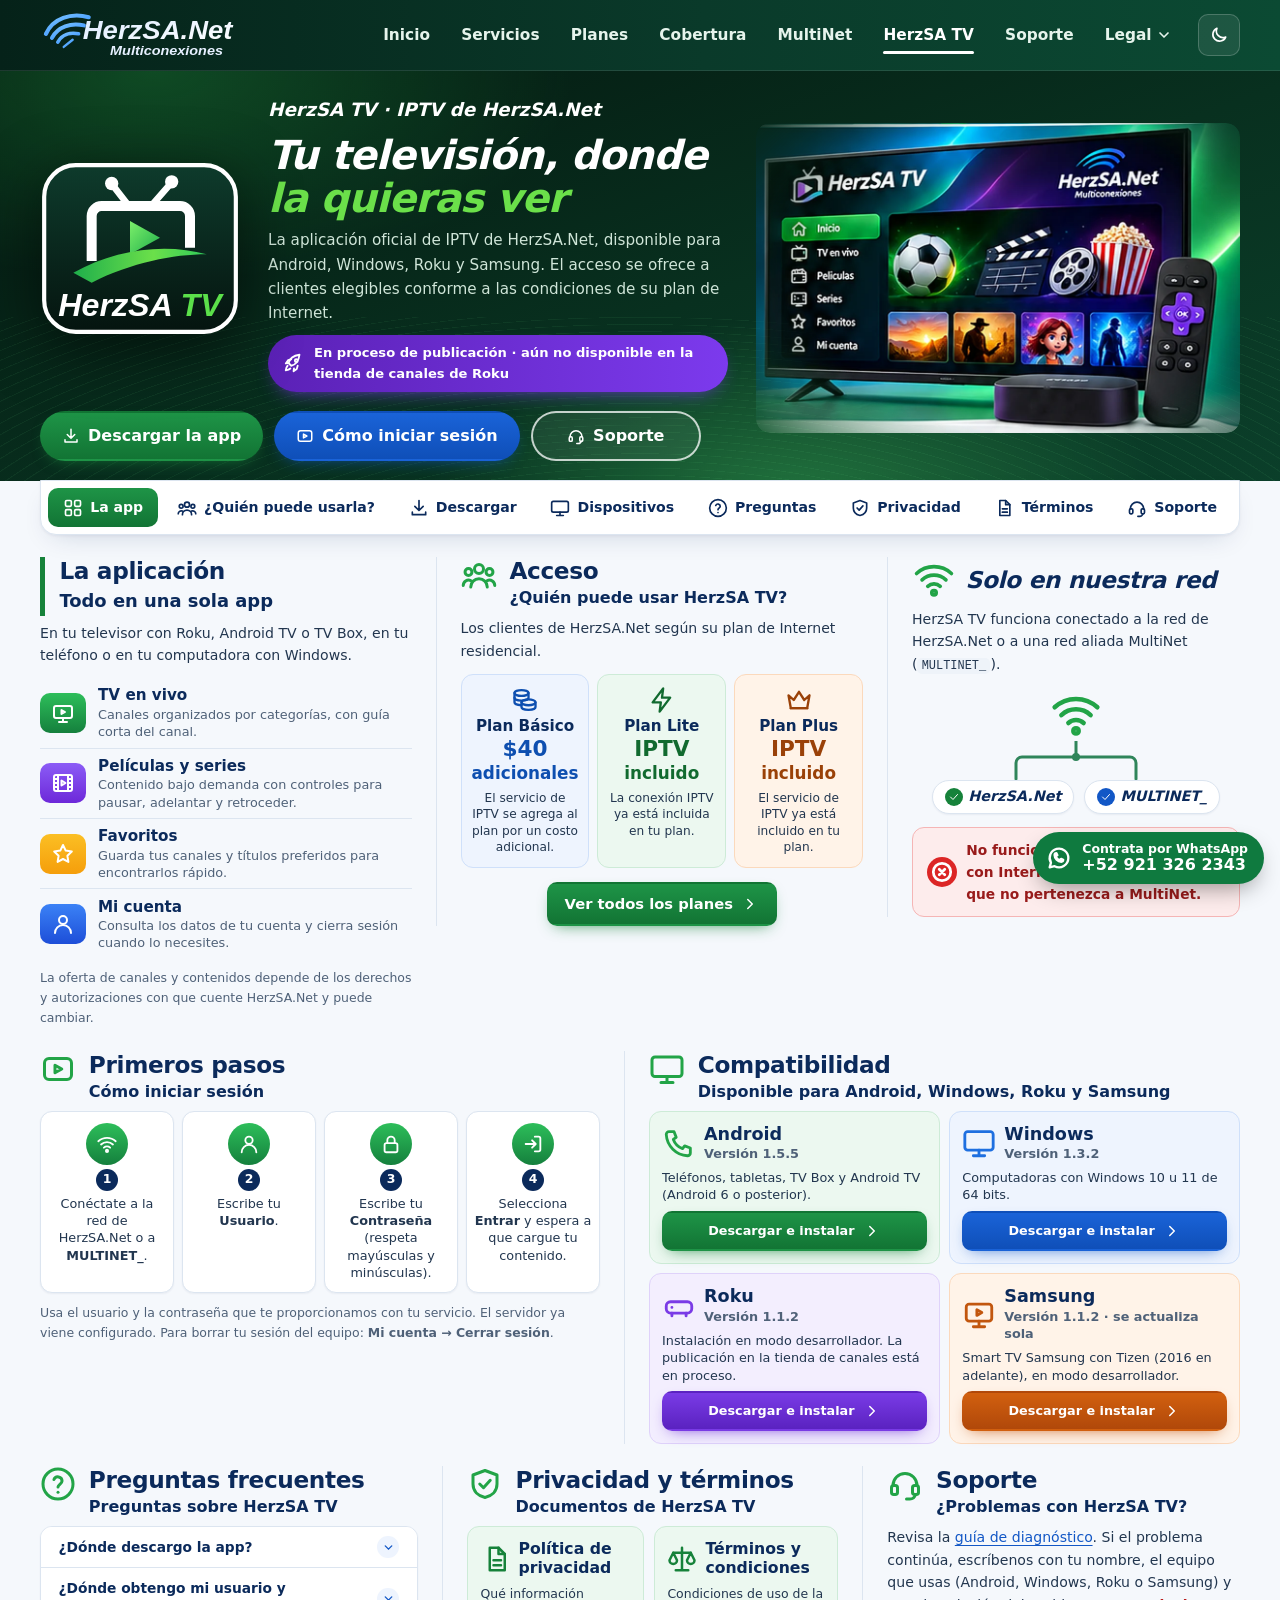
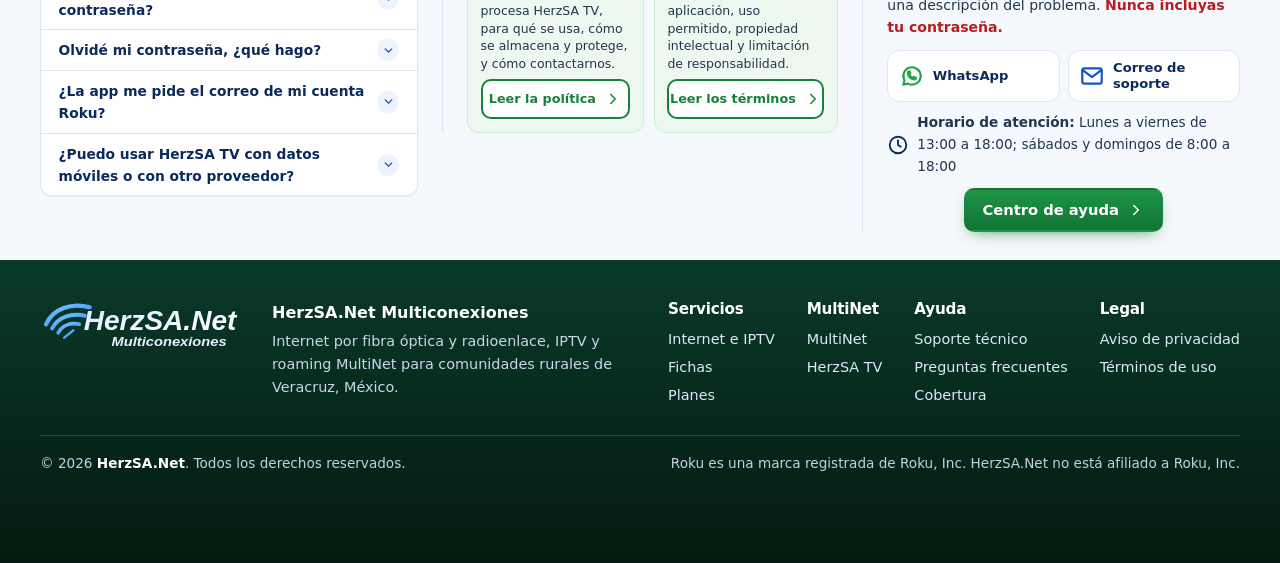
<file: herzsa-tv/index.html>
<!doctype html>
<html lang="es-MX">
<head>
  <meta charset="utf-8">
  <meta name="viewport" content="width=device-width, initial-scale=1">
  <title>HerzSA TV | Aplicación de televisión para Roku – HerzSA.Net</title>
  <meta name="description" content="HerzSA TV es la aplicación de televisión de HerzSA.Net para dispositivos Roku. Información, inicio de sesión, soporte, privacidad y términos.">
  <link rel="canonical" href="https://herzsa.net/herzsa-tv/">
  <meta property="og:type" content="website">
  <meta property="og:locale" content="es_MX">
  <meta property="og:site_name" content="HerzSA.Net">
  <meta property="og:title" content="HerzSA TV | Aplicación de televisión para Roku – HerzSA.Net">
  <meta property="og:description" content="HerzSA TV es la aplicación de televisión de HerzSA.Net para dispositivos Roku. Información, inicio de sesión, soporte, privacidad y términos.">
  <meta property="og:url" content="https://herzsa.net/herzsa-tv/">
  <meta name="twitter:card" content="summary">
  <meta name="theme-color" content="#102A43">
  <link rel="icon" href="../favicon.svg" type="image/svg+xml">
  <link rel="preload" as="image" href="../assets/images/logo-herzsa-azul.svg">
  <link rel="stylesheet" href="../assets/css/styles.css">
  <script>try{var t=localStorage.getItem("theme");if(t==="dark"||t==="light")document.documentElement.dataset.theme=t}catch(e){}</script>
  <script type="module" src="../assets/js/main.js"></script>
</head>
<body class="theme-tv">
<a class="skip-link" href="#contenido">Saltar al contenido</a>
<header class="site-header">
  <div class="container header-inner">
    <a class="brand" href="../" aria-label="HerzSA.Net Multiconexiones — inicio">
      <img class="logo-light" src="../assets/images/logo-herzsa-azul.svg" alt="" width="196" height="50">
      <img class="logo-dark" src="../assets/images/logo-herzsa-blanco.svg" alt="" width="196" height="50">
    </a>
    <nav class="nav" id="menu-principal" aria-label="Menú principal">
      <ul>
        <li><a href="../">Inicio</a></li>
        <li><a href="../servicios/">Servicios</a></li>
        <li><a href="../planes/">Planes</a></li>
        <li><a href="../cobertura/">Cobertura</a></li>
        <li><a href="../multinet/">MultiNet</a></li>
        <li><a href="../herzsa-tv/" aria-current="page">HerzSA TV</a></li>
        <li><a href="../soporte/">Soporte</a></li>
        <li class="nav-drop">
          <button type="button" class="nav-drop__btn" aria-expanded="false" aria-controls="menu-legal">Legal<svg viewBox="0 0 24 24" fill="none" stroke="currentColor" stroke-width="2.5" stroke-linecap="round" stroke-linejoin="round" aria-hidden="true" focusable="false"><path d="M6 9l6 6 6-6"/></svg></button>
          <ul class="nav-drop__menu" id="menu-legal">
            <li><a href="../privacidad/">Aviso de privacidad</a></li>
            <li><a href="../terminos/">Términos de uso</a></li>
          </ul>
        </li>
      </ul>
    </nav>
    <button class="icon-btn" type="button" data-theme-toggle aria-pressed="false" aria-label="Cambiar a modo oscuro">
      <svg class="theme-icon-moon" viewBox="0 0 24 24" fill="none" stroke="currentColor" stroke-width="2" stroke-linecap="round" stroke-linejoin="round" aria-hidden="true" focusable="false"><path d="M20 14.5A8 8 0 0 1 9.5 4 8 8 0 1 0 20 14.5z"/></svg>
      <svg class="theme-icon-sun" viewBox="0 0 24 24" fill="none" stroke="currentColor" stroke-width="2" stroke-linecap="round" stroke-linejoin="round" aria-hidden="true" focusable="false"><circle cx="12" cy="12" r="4"/><path d="M12 2v2M12 20v2M4.9 4.9l1.4 1.4M17.7 17.7l1.4 1.4M2 12h2M20 12h2M4.9 19.1l1.4-1.4M17.7 6.3l1.4-1.4"/></svg>
    </button>
    <button class="icon-btn nav-toggle" type="button" data-nav-toggle aria-expanded="false" aria-controls="menu-principal">
      <span class="nav-toggle__text">Menú</span>
      <svg viewBox="0 0 24 24" fill="none" stroke="currentColor" stroke-width="2.5" stroke-linecap="round" stroke-linejoin="round" aria-hidden="true" focusable="false"><path d="M6 9l6 6 6-6"/></svg>
    </button>
  </div>
</header>
<main id="contenido">
  <section class="tv-hero" aria-labelledby="tv-title">
    <div class="container tv-hero__grid">
      <img class="tv-hero__logo" src="../assets/images/logo-herzsa-tv-verde.svg" alt="HerzSA TV" width="240" height="210">
      <div class="tv-hero__copy">
        <p class="tv-hero__kicker">HerzSA TV · IPTV de HerzSA.Net</p>
        <h1 id="tv-title">Tu televisión, donde <span class="accent">la quieras ver</span></h1>
        <p>La aplicación oficial de IPTV de HerzSA.Net, disponible para Android, Windows, Roku y Samsung. El acceso se ofrece a clientes elegibles conforme a las condiciones de su plan de Internet.</p>
        <p class="tv-pill"><svg class="" viewBox="0 0 24 24" fill="none" stroke="currentColor" stroke-width="2" stroke-linecap="round" stroke-linejoin="round" aria-hidden="true" focusable="false"><path d="M5 15c-1.5 1.5-2 5-2 5s3.5-.5 5-2"/><path d="M9 15l-3-3c1-4 4.5-8 12-9-1 7.5-5 11-9 12z"/><circle cx="14.5" cy="9.5" r="1.6"/><path d="M6 12l-3 .5 2.5-3.5L9 8M12 18l-.5 3 3.5-2.5L16 15"/></svg><span data-app-status="roku">En proceso de publicación · aún no disponible en la tienda de canales de Roku</span></p>
      </div>
      <div class="tv-hero__actions">
        <a class="btn btn--green" href="../herzsa-tv/descargar/"><svg class="" viewBox="0 0 24 24" fill="none" stroke="currentColor" stroke-width="2" stroke-linecap="round" stroke-linejoin="round" aria-hidden="true" focusable="false"><path d="M12 3v12M7 10l5 5 5-5"/><path d="M4 17v3h16v-3"/></svg><span>Descargar la app</span></a>
        <a class="btn" href="#iniciar-sesion"><svg class="" viewBox="0 0 24 24" fill="none" stroke="currentColor" stroke-width="2" stroke-linecap="round" stroke-linejoin="round" aria-hidden="true" focusable="false"><rect x="3" y="5" width="18" height="14" rx="3"/><path d="M10 9.5v5l4.5-2.5z"/></svg><span>Cómo iniciar sesión</span></a>
        <a class="btn btn--outline-light" href="#soporte"><svg class="" viewBox="0 0 24 24" fill="none" stroke="currentColor" stroke-width="2" stroke-linecap="round" stroke-linejoin="round" aria-hidden="true" focusable="false"><path d="M4 13a8 8 0 0 1 16 0"/><rect x="3" y="13" width="4" height="6" rx="1.5"/><rect x="17" y="13" width="4" height="6" rx="1.5"/><path d="M19 19a4 4 0 0 1-4 3h-2"/></svg><span>Soporte</span></a>
        <a class="btn btn--light" data-app-store="roku" hidden>Ver en la tienda de canales de Roku</a>
      </div>
      <img class="tv-hero__screen" src="../assets/images/herzsa-tv-pantalla.webp" alt="Televisor mostrando la aplicación HerzSA TV con sus secciones Inicio, TV en vivo, Películas, Series, Favoritos y Mi cuenta" width="1000" height="640" fetchpriority="high">
    </div>
  </section>

  <div class="container">
    <nav class="tv-subnav" aria-label="Secciones de HerzSA TV">
      <a href="#app" aria-current="true"><svg class="" viewBox="0 0 24 24" fill="none" stroke="currentColor" stroke-width="2" stroke-linecap="round" stroke-linejoin="round" aria-hidden="true" focusable="false"><rect x="3" y="3" width="7" height="7" rx="1.5"/><rect x="14" y="3" width="7" height="7" rx="1.5"/><rect x="3" y="14" width="7" height="7" rx="1.5"/><rect x="14" y="14" width="7" height="7" rx="1.5"/></svg><span>La app</span></a>
      <a href="#acceso"><svg class="" viewBox="0 0 24 24" fill="none" stroke="currentColor" stroke-width="2" stroke-linecap="round" stroke-linejoin="round" aria-hidden="true" focusable="false"><circle cx="12" cy="8" r="3"/><circle cx="5" cy="10" r="2.3"/><circle cx="19" cy="10" r="2.3"/><path d="M6.5 20a5.5 5.5 0 0 1 11 0"/><path d="M1.5 19a3.6 3.6 0 0 1 5-3.3M22.5 19a3.6 3.6 0 0 0-5-3.3"/></svg><span>¿Quién puede usarla?</span></a>
      <a href="../herzsa-tv/descargar/"><svg class="" viewBox="0 0 24 24" fill="none" stroke="currentColor" stroke-width="2" stroke-linecap="round" stroke-linejoin="round" aria-hidden="true" focusable="false"><path d="M12 3v12M7 10l5 5 5-5"/><path d="M4 17v3h16v-3"/></svg><span>Descargar</span></a>
      <a href="#dispositivos"><svg class="" viewBox="0 0 24 24" fill="none" stroke="currentColor" stroke-width="2" stroke-linecap="round" stroke-linejoin="round" aria-hidden="true" focusable="false"><rect x="2" y="4" width="20" height="13" rx="2"/><path d="M8 21h8M12 17v4"/></svg><span>Dispositivos</span></a>
      <a href="#faq"><svg class="" viewBox="0 0 24 24" fill="none" stroke="currentColor" stroke-width="2" stroke-linecap="round" stroke-linejoin="round" aria-hidden="true" focusable="false"><circle cx="12" cy="12" r="10"/><path d="M9.3 9a2.8 2.8 0 0 1 5.4 1c0 2-2.7 2.4-2.7 4"/><path d="M12 17.5v.01"/></svg><span>Preguntas</span></a>
      <a href="../herzsa-tv/privacidad/"><svg class="" viewBox="0 0 24 24" fill="none" stroke="currentColor" stroke-width="2" stroke-linecap="round" stroke-linejoin="round" aria-hidden="true" focusable="false"><path d="M12 3l8 3v6c0 5-3.5 8-8 9-4.5-1-8-4-8-9V6z"/><path d="M8.5 12l2.5 2.5 4.5-5"/></svg><span>Privacidad</span></a>
      <a href="../herzsa-tv/terminos/"><svg class="" viewBox="0 0 24 24" fill="none" stroke="currentColor" stroke-width="2" stroke-linecap="round" stroke-linejoin="round" aria-hidden="true" focusable="false"><path d="M7 3h7l5 5v13H7z"/><path d="M14 3v5h5M10 13h6M10 17h6"/></svg><span>Términos</span></a>
      <a href="#soporte"><svg class="" viewBox="0 0 24 24" fill="none" stroke="currentColor" stroke-width="2" stroke-linecap="round" stroke-linejoin="round" aria-hidden="true" focusable="false"><path d="M4 13a8 8 0 0 1 16 0"/><rect x="3" y="13" width="4" height="6" rx="1.5"/><rect x="17" y="13" width="4" height="6" rx="1.5"/><path d="M19 19a4 4 0 0 1-4 3h-2"/></svg><span>Soporte</span></a>
    </nav>
  </div>

  <section class="tv-block" aria-label="La aplicación, acceso y red">
    <div class="container tv-row tv-row--3">
      <div id="app" class="tv-col">
        <div class="bar-head bar-head--green">
          <h2>La aplicación</h2>
          <p>Todo en una sola app</p>
        </div>
        <p class="tv-small">En tu televisor con Roku, Android TV o TV Box, en tu teléfono o en tu computadora con Windows.</p>
        <ul class="tv-feats">
          <li><span class="tv-ico tv-ico--green"><svg class="" viewBox="0 0 24 24" fill="none" stroke="currentColor" stroke-width="2" stroke-linecap="round" stroke-linejoin="round" aria-hidden="true" focusable="false"><rect x="3" y="5" width="18" height="12" rx="2"/><path d="M8 21h8M12 17v4"/><path d="M10.5 9v4l3.5-2z"/></svg></span><span><strong>TV en vivo</strong>Canales organizados por categorías, con guía corta del canal.</span></li>
          <li><span class="tv-ico tv-ico--purple"><svg class="" viewBox="0 0 24 24" fill="none" stroke="currentColor" stroke-width="2" stroke-linecap="round" stroke-linejoin="round" aria-hidden="true" focusable="false"><rect x="3" y="4" width="18" height="16" rx="2"/><path d="M7 4v16M17 4v16M3 8h4M3 12h4M3 16h4M17 8h4M17 12h4M17 16h4"/><path d="M10.5 9.5v5l4-2.5z"/></svg></span><span><strong>Películas y series</strong>Contenido bajo demanda con controles para pausar, adelantar y retroceder.</span></li>
          <li><span class="tv-ico tv-ico--orange"><svg class="" viewBox="0 0 24 24" fill="none" stroke="currentColor" stroke-width="2" stroke-linecap="round" stroke-linejoin="round" aria-hidden="true" focusable="false"><path d="M12 3l2.7 5.6 6.1.9-4.4 4.3 1 6.1L12 17l-5.4 2.9 1-6.1-4.4-4.3 6.1-.9z"/></svg></span><span><strong>Favoritos</strong>Guarda tus canales y títulos preferidos para encontrarlos rápido.</span></li>
          <li><span class="tv-ico tv-ico--blue"><svg class="" viewBox="0 0 24 24" fill="none" stroke="currentColor" stroke-width="2" stroke-linecap="round" stroke-linejoin="round" aria-hidden="true" focusable="false"><circle cx="12" cy="8" r="4"/><path d="M4 21a8 8 0 0 1 16 0"/></svg></span><span><strong>Mi cuenta</strong>Consulta los datos de tu cuenta y cierra sesión cuando lo necesites.</span></li>
        </ul>
        <p class="tv-tiny">La oferta de canales y contenidos depende de los derechos y autorizaciones con que cuente HerzSA.Net y puede cambiar.</p>
      </div>

      <div id="acceso" class="tv-col">
        <div class="icon-head icon-head--green">
          <svg class="" viewBox="0 0 24 24" fill="none" stroke="currentColor" stroke-width="2" stroke-linecap="round" stroke-linejoin="round" aria-hidden="true" focusable="false"><circle cx="12" cy="8" r="3"/><circle cx="5" cy="10" r="2.3"/><circle cx="19" cy="10" r="2.3"/><path d="M6.5 20a5.5 5.5 0 0 1 11 0"/><path d="M1.5 19a3.6 3.6 0 0 1 5-3.3M22.5 19a3.6 3.6 0 0 0-5-3.3"/></svg>
          <div>
            <h2>Acceso</h2>
            <p>¿Quién puede usar HerzSA TV?</p>
          </div>
        </div>
        <p class="tv-small">Los clientes de HerzSA.Net según su plan de Internet residencial.</p>
        <div class="tv-plans">
          <article class="tv-plan tv-plan--blue"><svg class="" viewBox="0 0 24 24" fill="none" stroke="currentColor" stroke-width="2" stroke-linecap="round" stroke-linejoin="round" aria-hidden="true" focusable="false"><ellipse cx="9" cy="6" rx="6" ry="2.5"/><path d="M3 6v4c0 1.4 2.7 2.5 6 2.5s6-1.1 6-2.5V6"/><path d="M3 10v4c0 1.4 2.7 2.5 6 2.5"/><ellipse cx="15" cy="14" rx="6" ry="2.5"/><path d="M9 14v4c0 1.4 2.7 2.5 6 2.5s6-1.1 6-2.5v-4"/></svg><h3>Plan Básico</h3><p class="tv-plan__big">$40<br><small>adicionales</small></p><p>El servicio de IPTV se agrega al plan por un costo adicional.</p></article>
          <article class="tv-plan tv-plan--green"><svg class="" viewBox="0 0 24 24" fill="none" stroke="currentColor" stroke-width="2" stroke-linecap="round" stroke-linejoin="round" aria-hidden="true" focusable="false"><path d="M13 2L4 14h7l-1 8 9-12h-7z"/></svg><h3>Plan Lite</h3><p class="tv-plan__big">IPTV<br><small>incluido</small></p><p>La conexión IPTV ya está incluida en tu plan.</p></article>
          <article class="tv-plan tv-plan--orange"><svg class="" viewBox="0 0 24 24" fill="none" stroke="currentColor" stroke-width="2" stroke-linecap="round" stroke-linejoin="round" aria-hidden="true" focusable="false"><path d="M3 8l4.5 4L12 5l4.5 7L21 8l-2 11H5z"/><path d="M5 19h14"/></svg><h3>Plan Plus</h3><p class="tv-plan__big">IPTV<br><small>incluido</small></p><p>El servicio de IPTV ya está incluido en tu plan.</p></article>
        </div>
        <p class="tabs-center" style="margin:.9rem 0 0"><a class="btn btn--green btn--sm" href="../planes/"><span>Ver todos los planes</span><svg class="" viewBox="0 0 24 24" fill="none" stroke="currentColor" stroke-width="2" stroke-linecap="round" stroke-linejoin="round" aria-hidden="true" focusable="false"><path d="M9 6l6 6-6 6"/></svg></a></p>
      </div>

      <div id="red" class="tv-col">
        <div class="tv-net-head"><svg class="" viewBox="0 0 24 24" fill="none" stroke="currentColor" stroke-width="2" stroke-linecap="round" stroke-linejoin="round" aria-hidden="true" focusable="false"><path d="M2.5 9a14 14 0 0 1 19 0M5.5 12.5a9.5 9.5 0 0 1 13 0M8.6 16a5 5 0 0 1 6.8 0"/><circle cx="12" cy="19.5" r="1.2"/></svg><h2>Solo en nuestra red</h2></div>
        <p class="tv-small">HerzSA TV funciona conectado a la red de HerzSA.Net o a una red aliada MultiNet (<code>MULTINET_</code>).</p>
        <div class="tv-net" aria-hidden="true">
          <svg class="" viewBox="0 0 24 24" fill="none" stroke="currentColor" stroke-width="2" stroke-linecap="round" stroke-linejoin="round" aria-hidden="true" focusable="false"><path d="M2.5 9a14 14 0 0 1 19 0M5.5 12.5a9.5 9.5 0 0 1 13 0M8.6 16a5 5 0 0 1 6.8 0"/><circle cx="12" cy="19.5" r="1.2"/></svg>
          <svg class="tv-net__lines" viewBox="0 0 200 40" fill="none"><path d="M100 0v16M40 38V22a6 6 0 0 1 6-6h108a6 6 0 0 1 6 6v16" stroke="currentColor" stroke-width="3" stroke-linecap="round"/><circle cx="100" cy="16" r="4" fill="currentColor"/></svg>
        </div>
        <div class="tv-net__ok">
          <span><svg class="" viewBox="0 0 24 24" fill="none" stroke="currentColor" stroke-width="2" stroke-linecap="round" stroke-linejoin="round" aria-hidden="true" focusable="false"><path d="M5 12l5 5L19 7"/></svg>HerzSA.Net</span>
          <span class="is-blue"><svg class="" viewBox="0 0 24 24" fill="none" stroke="currentColor" stroke-width="2" stroke-linecap="round" stroke-linejoin="round" aria-hidden="true" focusable="false"><path d="M5 12l5 5L19 7"/></svg>MULTINET_</span>
        </div>
        <p class="tv-net__no"><svg class="" viewBox="0 0 24 24" fill="none" stroke="currentColor" stroke-width="2" stroke-linecap="round" stroke-linejoin="round" aria-hidden="true" focusable="false"><circle cx="12" cy="12" r="9.5"/><path d="M9 9l6 6M15 9l-6 6"/></svg><span>No funciona con datos móviles ni con Internet de otro proveedor que no pertenezca a MultiNet.</span></p>
      </div>
    </div>
  </section>

  <section class="tv-block" aria-label="Primeros pasos y compatibilidad">
    <div class="container tv-row tv-row--2">
      <div id="iniciar-sesion" class="tv-col">
        <div class="icon-head icon-head--green">
          <svg class="" viewBox="0 0 24 24" fill="none" stroke="currentColor" stroke-width="2" stroke-linecap="round" stroke-linejoin="round" aria-hidden="true" focusable="false"><rect x="3" y="5" width="18" height="14" rx="3"/><path d="M10 9.5v5l4.5-2.5z"/></svg>
          <div>
            <h2>Primeros pasos</h2>
            <p>Cómo iniciar sesión</p>
          </div>
        </div>
        <ol class="tv-steps">
          <li><span class="tv-step__ico"><svg class="" viewBox="0 0 24 24" fill="none" stroke="currentColor" stroke-width="2" stroke-linecap="round" stroke-linejoin="round" aria-hidden="true" focusable="false"><path d="M2.5 9a14 14 0 0 1 19 0M5.5 12.5a9.5 9.5 0 0 1 13 0M8.6 16a5 5 0 0 1 6.8 0"/><circle cx="12" cy="19.5" r="1.2"/></svg></span><span class="tv-step__n">1</span><span>Conéctate a la red de HerzSA.Net o a <strong>MULTINET_</strong>.</span></li>
          <li><span class="tv-step__ico"><svg class="" viewBox="0 0 24 24" fill="none" stroke="currentColor" stroke-width="2" stroke-linecap="round" stroke-linejoin="round" aria-hidden="true" focusable="false"><circle cx="12" cy="8" r="4"/><path d="M4 21a8 8 0 0 1 16 0"/></svg></span><span class="tv-step__n">2</span><span>Escribe tu <strong>Usuario</strong>.</span></li>
          <li><span class="tv-step__ico"><svg class="" viewBox="0 0 24 24" fill="none" stroke="currentColor" stroke-width="2" stroke-linecap="round" stroke-linejoin="round" aria-hidden="true" focusable="false"><rect x="5" y="11" width="14" height="10" rx="2"/><path d="M8 11V8a4 4 0 0 1 8 0v3"/></svg></span><span class="tv-step__n">3</span><span>Escribe tu <strong>Contraseña</strong> (respeta mayúsculas y minúsculas).</span></li>
          <li><span class="tv-step__ico"><svg class="" viewBox="0 0 24 24" fill="none" stroke="currentColor" stroke-width="2" stroke-linecap="round" stroke-linejoin="round" aria-hidden="true" focusable="false"><path d="M14 4h4a2 2 0 0 1 2 2v12a2 2 0 0 1-2 2h-4"/><path d="M4 12h11M11 8l4 4-4 4"/></svg></span><span class="tv-step__n">4</span><span>Selecciona <strong>Entrar</strong> y espera a que cargue tu contenido.</span></li>
        </ol>
        <p class="tv-tiny">Usa el usuario y la contraseña que te proporcionamos con tu servicio. El servidor ya viene configurado. Para borrar tu sesión del equipo: <strong>Mi cuenta → Cerrar sesión</strong>.</p>
      </div>

      <div id="dispositivos" class="tv-col">
        <div class="icon-head icon-head--green">
          <svg class="" viewBox="0 0 24 24" fill="none" stroke="currentColor" stroke-width="2" stroke-linecap="round" stroke-linejoin="round" aria-hidden="true" focusable="false"><rect x="2" y="4" width="20" height="13" rx="2"/><path d="M8 21h8M12 17v4"/></svg>
          <div>
            <h2>Compatibilidad</h2>
            <p>Disponible para Android, Windows, Roku y Samsung</p>
          </div>
        </div>
        <div class="tv-devs">
          <article class="tv-dev tv-dev--green">
            <div class="tv-dev__head"><svg class="" viewBox="0 0 24 24" fill="none" stroke="currentColor" stroke-width="2" stroke-linecap="round" stroke-linejoin="round" aria-hidden="true" focusable="false"><path d="M5 4h3.5l1.5 4-2 1.5a11 11 0 0 0 6.5 6.5l1.5-2 4 1.5V19a2 2 0 0 1-2 2A16 16 0 0 1 3 6a2 2 0 0 1 2-2z"/></svg><div><h3>Android</h3><p>Versión 1.5.5</p></div></div>
            <p>Teléfonos, tabletas, TV Box y Android TV (Android 6 o posterior).</p>
            <a class="btn btn--green btn--sm" href="../herzsa-tv/descargar/#android"><span>Descargar e instalar</span><svg class="" viewBox="0 0 24 24" fill="none" stroke="currentColor" stroke-width="2" stroke-linecap="round" stroke-linejoin="round" aria-hidden="true" focusable="false"><path d="M9 6l6 6-6 6"/></svg></a>
          </article>
          <article class="tv-dev tv-dev--blue">
            <div class="tv-dev__head"><svg class="" viewBox="0 0 24 24" fill="none" stroke="currentColor" stroke-width="2" stroke-linecap="round" stroke-linejoin="round" aria-hidden="true" focusable="false"><rect x="2" y="4" width="20" height="13" rx="2"/><path d="M8 21h8M12 17v4"/></svg><div><h3>Windows</h3><p>Versión 1.3.2</p></div></div>
            <p>Computadoras con Windows 10 u 11 de 64 bits.</p>
            <a class="btn btn--sm" href="../herzsa-tv/descargar/#windows"><span>Descargar e instalar</span><svg class="" viewBox="0 0 24 24" fill="none" stroke="currentColor" stroke-width="2" stroke-linecap="round" stroke-linejoin="round" aria-hidden="true" focusable="false"><path d="M9 6l6 6-6 6"/></svg></a>
          </article>
          <article class="tv-dev tv-dev--purple">
            <div class="tv-dev__head"><svg class="" viewBox="0 0 24 24" fill="none" stroke="currentColor" stroke-width="2" stroke-linecap="round" stroke-linejoin="round" aria-hidden="true" focusable="false"><rect x="3" y="9" width="18" height="8" rx="3"/><path d="M7 17v2M17 17v2M7 13h.01"/></svg><div><h3>Roku</h3><p>Versión 1.1.2</p></div></div>
            <p>Instalación en modo desarrollador. La publicación en la tienda de canales está en proceso.</p>
            <a class="btn btn--purple btn--sm" href="../herzsa-tv/descargar/#roku"><span>Descargar e instalar</span><svg class="" viewBox="0 0 24 24" fill="none" stroke="currentColor" stroke-width="2" stroke-linecap="round" stroke-linejoin="round" aria-hidden="true" focusable="false"><path d="M9 6l6 6-6 6"/></svg></a>
          </article>
          <article class="tv-dev tv-dev--orange">
            <div class="tv-dev__head"><svg class="" viewBox="0 0 24 24" fill="none" stroke="currentColor" stroke-width="2" stroke-linecap="round" stroke-linejoin="round" aria-hidden="true" focusable="false"><rect x="3" y="5" width="18" height="12" rx="2"/><path d="M8 21h8M12 17v4"/><path d="M10.5 9v4l3.5-2z"/></svg><div><h3>Samsung</h3><p>Versión 1.1.2 · se actualiza sola</p></div></div>
            <p>Smart TV Samsung con Tizen (2016 en adelante), en modo desarrollador.</p>
            <a class="btn btn--orange btn--sm" href="../herzsa-tv/descargar/#samsung"><span>Descargar e instalar</span><svg class="" viewBox="0 0 24 24" fill="none" stroke="currentColor" stroke-width="2" stroke-linecap="round" stroke-linejoin="round" aria-hidden="true" focusable="false"><path d="M9 6l6 6-6 6"/></svg></a>
          </article>
        </div>
      </div>
    </div>
  </section>

  <section class="tv-block tv-block--last" aria-label="Preguntas, documentos y soporte">
    <div class="container tv-row tv-row--3b">
      <div id="faq" class="tv-col">
        <div class="icon-head icon-head--green">
          <svg class="" viewBox="0 0 24 24" fill="none" stroke="currentColor" stroke-width="2" stroke-linecap="round" stroke-linejoin="round" aria-hidden="true" focusable="false"><circle cx="12" cy="12" r="10"/><path d="M9.3 9a2.8 2.8 0 0 1 5.4 1c0 2-2.7 2.4-2.7 4"/><path d="M12 17.5v.01"/></svg>
          <div>
            <h2>Preguntas frecuentes</h2>
            <p>Preguntas sobre HerzSA TV</p>
          </div>
        </div>
        <div class="faq faq--compact faq--tight">
          <details>
            <summary>¿Dónde descargo la app?</summary>
            <div><p>En la <a href="../herzsa-tv/descargar/">página de descargas</a>, con instrucciones para Android, Windows, Roku y Samsung. La versión para la tienda de canales de Roku está en proceso de publicación.</p></div>
          </details>
          <details>
            <summary>¿Dónde obtengo mi usuario y contraseña?</summary>
            <div><p>HerzSA.Net los entrega de forma privada a cada cliente elegible. Este sitio web no solicita ni almacena credenciales.</p></div>
          </details>
          <details>
            <summary>Olvidé mi contraseña, ¿qué hago?</summary>
            <div><p>Contacta a soporte para verificar que eres titular del servicio y restablecer tu acceso.</p></div>
          </details>
          <details>
            <summary>¿La app me pide el correo de mi cuenta Roku?</summary>
            <div><p>No. HerzSA TV solo te pide el usuario y la contraseña que te entrega HerzSA.Net.</p></div>
          </details>
          <details>
            <summary>¿Puedo usar HerzSA TV con datos móviles o con otro proveedor?</summary>
            <div><p>No. HerzSA TV solo funciona conectado a la red de HerzSA.Net o a una red aliada MultiNet (puntos <code>MULTINET_</code>).</p></div>
          </details>
        </div>
      </div>

      <div id="legal" class="tv-col">
        <div class="icon-head icon-head--green">
          <svg class="" viewBox="0 0 24 24" fill="none" stroke="currentColor" stroke-width="2" stroke-linecap="round" stroke-linejoin="round" aria-hidden="true" focusable="false"><path d="M12 3l8 3v6c0 5-3.5 8-8 9-4.5-1-8-4-8-9V6z"/><path d="M8.5 12l2.5 2.5 4.5-5"/></svg>
          <div>
            <h2>Privacidad y términos</h2>
            <p>Documentos de HerzSA TV</p>
          </div>
        </div>
        <div class="tv-docs">
          <article class="tv-doc">
            <div class="tv-doc__head"><svg class="" viewBox="0 0 24 24" fill="none" stroke="currentColor" stroke-width="2" stroke-linecap="round" stroke-linejoin="round" aria-hidden="true" focusable="false"><path d="M7 3h7l5 5v13H7z"/><path d="M14 3v5h5M10 13h6M10 17h6"/></svg><h3>Política de privacidad</h3></div>
            <p>Qué información procesa HerzSA TV, para qué se usa, cómo se almacena y protege, y cómo contactarnos.</p>
            <a class="btn btn--ghost-green btn--sm" href="../herzsa-tv/privacidad/"><span>Leer la política</span><svg class="" viewBox="0 0 24 24" fill="none" stroke="currentColor" stroke-width="2" stroke-linecap="round" stroke-linejoin="round" aria-hidden="true" focusable="false"><path d="M9 6l6 6-6 6"/></svg></a>
          </article>
          <article class="tv-doc">
            <div class="tv-doc__head"><svg class="" viewBox="0 0 24 24" fill="none" stroke="currentColor" stroke-width="2" stroke-linecap="round" stroke-linejoin="round" aria-hidden="true" focusable="false"><path d="M12 3v18M7 21h10M5 7h14"/><path d="M5 7l-3 6a3 3 0 0 0 6 0zM19 7l-3 6a3 3 0 0 0 6 0z"/></svg><h3>Términos y condiciones</h3></div>
            <p>Condiciones de uso de la aplicación, uso permitido, propiedad intelectual y limitación de responsabilidad.</p>
            <a class="btn btn--ghost-green btn--sm" href="../herzsa-tv/terminos/"><span>Leer los términos</span><svg class="" viewBox="0 0 24 24" fill="none" stroke="currentColor" stroke-width="2" stroke-linecap="round" stroke-linejoin="round" aria-hidden="true" focusable="false"><path d="M9 6l6 6-6 6"/></svg></a>
          </article>
        </div>
      </div>

      <div id="soporte" class="tv-col">
        <div class="icon-head icon-head--green">
          <svg class="" viewBox="0 0 24 24" fill="none" stroke="currentColor" stroke-width="2" stroke-linecap="round" stroke-linejoin="round" aria-hidden="true" focusable="false"><path d="M4 13a8 8 0 0 1 16 0"/><rect x="3" y="13" width="4" height="6" rx="1.5"/><rect x="17" y="13" width="4" height="6" rx="1.5"/><path d="M19 19a4 4 0 0 1-4 3h-2"/></svg>
          <div>
            <h2>Soporte</h2>
            <p>¿Problemas con HerzSA TV?</p>
          </div>
        </div>
        <p class="tv-small">Revisa la <a href="../soporte/#herzsa-tv">guía de diagnóstico</a>. Si el problema continúa, escríbenos con tu nombre, el equipo que usas (Android, Windows, Roku o Samsung) y una descripción del problema. <strong class="tv-warn">Nunca incluyas tu contraseña.</strong></p>
        <div class="tv-contact">
          <a class="tv-chip is-disabled" data-contact="whatsapp" aria-disabled="true"><svg class="" viewBox="0 0 24 24" fill="none" stroke="currentColor" stroke-width="2" stroke-linecap="round" stroke-linejoin="round" aria-hidden="true" focusable="false"><path d="M20 12a8 8 0 0 1-11.8 7L4 20l1.1-4A8 8 0 1 1 20 12z"/><path d="M9 9.5c.3 1.8 1.7 3.6 3.6 4.4l1.2-1.1 1.8.8c0 1-.8 1.6-1.6 1.6A6 6 0 0 1 8.2 9.4c0-.8.6-1.6 1.6-1.6l.8 1.8z"/></svg><span><strong>WhatsApp</strong><span class="btn__note">Pendiente de confirmar</span></span></a>
          <a class="tv-chip is-disabled" data-contact="email" aria-disabled="true"><svg class="" viewBox="0 0 24 24" fill="none" stroke="currentColor" stroke-width="2" stroke-linecap="round" stroke-linejoin="round" aria-hidden="true" focusable="false"><rect x="3" y="5" width="18" height="14" rx="2"/><path d="M3.5 6.5l8.5 6.5 8.5-6.5"/></svg><span><strong>Correo de soporte</strong><span class="btn__note">Pendiente de confirmar</span></span></a>
        </div>
        <p class="tv-hours"><svg class="" viewBox="0 0 24 24" fill="none" stroke="currentColor" stroke-width="2" stroke-linecap="round" stroke-linejoin="round" aria-hidden="true" focusable="false"><circle cx="12" cy="12" r="9"/><path d="M12 7v5l3 2"/></svg><span><strong>Horario de atención:</strong> <span data-cfg="contact.hours"><span class="pending">Pendiente de confirmar</span></span></span></p>
        <p class="tabs-center" style="margin:0"><a class="btn btn--green btn--sm" href="../herzsa-tv/soporte/"><span>Centro de ayuda</span><svg class="" viewBox="0 0 24 24" fill="none" stroke="currentColor" stroke-width="2" stroke-linecap="round" stroke-linejoin="round" aria-hidden="true" focusable="false"><path d="M9 6l6 6-6 6"/></svg></a></p>
      </div>
    </div>
  </section>

</main>
<footer class="site-footer">
  <div class="container">
    <div class="footer-grid">
      <img class="footer-logo" src="../assets/images/logo-herzsa-blanco.svg" alt="HerzSA.Net Multiconexiones" width="200" height="51">
      <div class="footer-about">
        <strong>HerzSA.Net Multiconexiones</strong>
        <p>Internet por fibra óptica y radioenlace, IPTV y roaming MultiNet para comunidades rurales de Veracruz, México.</p>
        <div data-social hidden><h2 class="visually-hidden">Redes sociales</h2></div>
      </div>
      <nav aria-label="Servicios">
        <h2>Servicios</h2>
        <ul>
          <li><a href="../servicios/">Internet e IPTV</a></li>
          <li><a href="../planes/#fichas">Fichas</a></li>
          <li><a href="../planes/">Planes</a></li>
        </ul>
      </nav>
      <nav aria-label="MultiNet y HerzSA TV">
        <h2>MultiNet</h2>
        <ul>
          <li><a href="../multinet/">MultiNet</a></li>
          <li><a href="../herzsa-tv/">HerzSA TV</a></li>
        </ul>
      </nav>
      <nav aria-label="Ayuda">
        <h2>Ayuda</h2>
        <ul>
          <li><a href="../soporte/">Soporte técnico</a></li>
          <li><a href="../soporte/">Preguntas frecuentes</a></li>
          <li><a href="../cobertura/">Cobertura</a></li>
        </ul>
      </nav>
      <nav aria-label="Legal">
        <h2>Legal</h2>
        <ul>
          <li><a href="../privacidad/">Aviso de privacidad</a></li>
          <li><a href="../terminos/">Términos de uso</a></li>
        </ul>
      </nav>
    </div>
    <div class="footer-bottom">
      <p>© <span data-year>2026</span> <strong>HerzSA.Net</strong>. Todos los derechos reservados.</p>
      <p>Roku es una marca registrada de Roku, Inc. HerzSA.Net no está afiliado a Roku, Inc.</p>
    </div>
  </div>
</footer>
<aside aria-label="Contratar por WhatsApp">
<a class="wa-float" data-contact="whatsapp-contratar" hidden>
  <svg viewBox="0 0 24 24" fill="none" stroke="currentColor" stroke-width="2" stroke-linecap="round" stroke-linejoin="round" aria-hidden="true" focusable="false"><path d="M20 12a8 8 0 0 1-11.8 7L4 20l1.1-4A8 8 0 1 1 20 12z"/><path d="M9 9.5c.3 1.8 1.7 3.6 3.6 4.4l1.2-1.1 1.8.8c0 1-.8 1.6-1.6 1.6A6 6 0 0 1 8.2 9.4c0-.8.6-1.6 1.6-1.6l.8 1.8z"/></svg>
  <span class="wa-float__text"><span class="wa-float__label">Contrata por WhatsApp</span><span class="wa-float__num" data-cfg="contact.whatsapp"></span></span>
</a>
</aside>
</body>
</html>
</file>
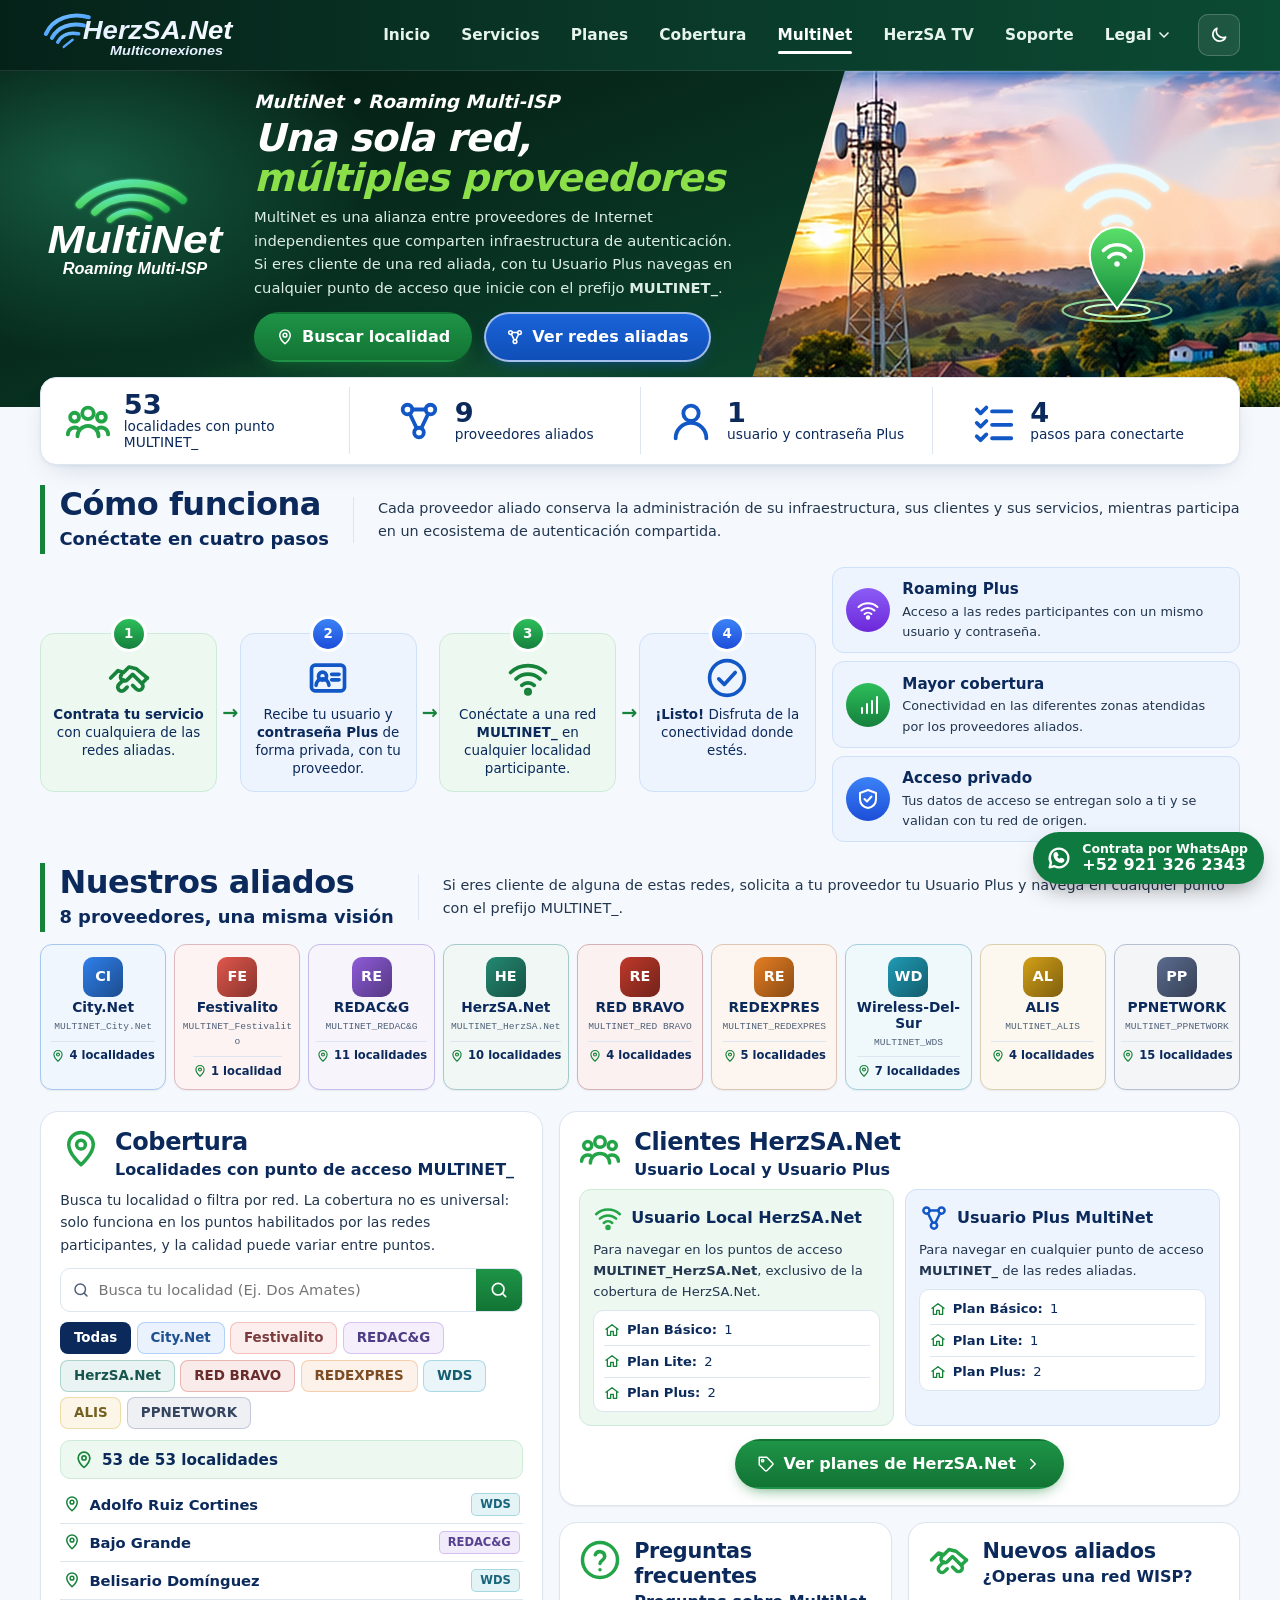
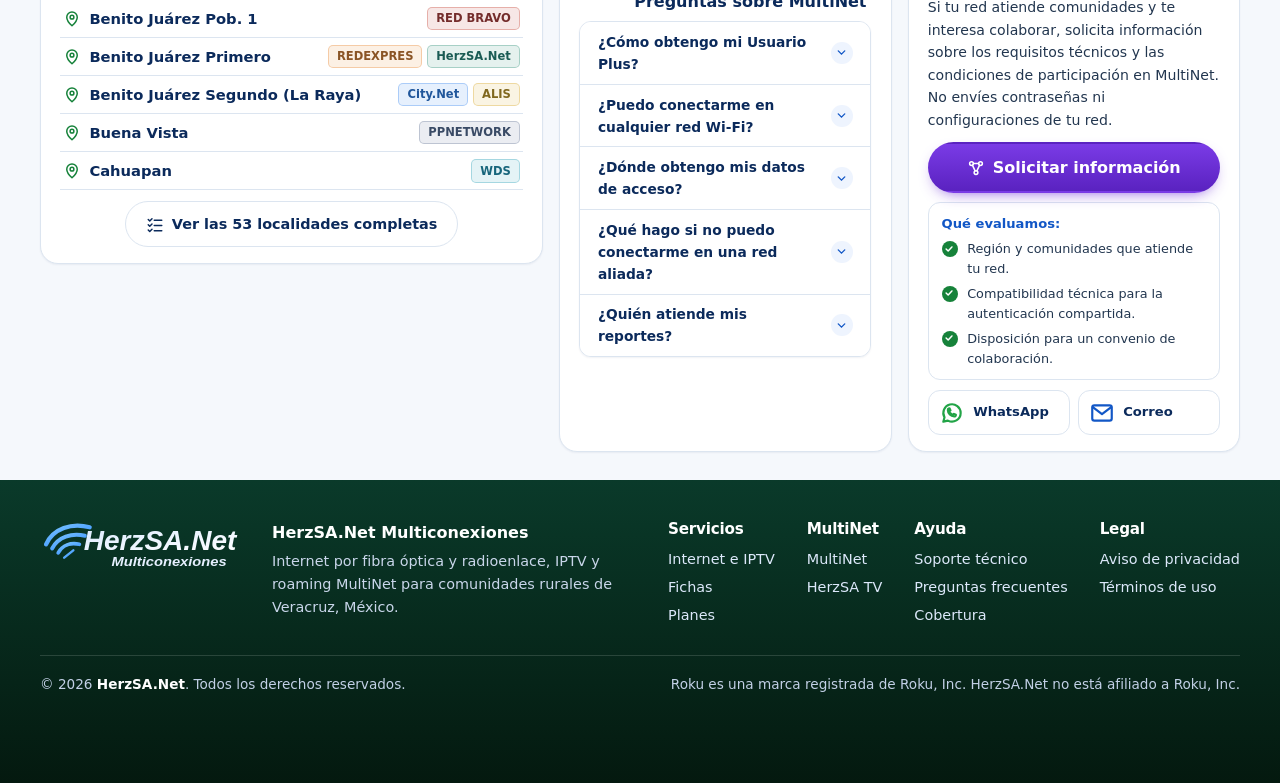
<file: multinet/index.html>
<!doctype html>
<html lang="es-MX">
<head>
  <meta charset="utf-8">
  <meta name="viewport" content="width=device-width, initial-scale=1">
  <title>MultiNet | Roaming entre redes WISP aliadas – HerzSA.Net</title>
  <meta name="description" content="MultiNet es el servicio de colaboración y roaming entre redes WISP aliadas de HerzSA.Net. Conoce cómo funciona y cómo sumarte como aliado.">
  <link rel="canonical" href="https://herzsa.net/multinet/">
  <meta property="og:type" content="website">
  <meta property="og:locale" content="es_MX">
  <meta property="og:site_name" content="HerzSA.Net">
  <meta property="og:title" content="MultiNet | Roaming entre redes WISP aliadas – HerzSA.Net">
  <meta property="og:description" content="MultiNet es el servicio de colaboración y roaming entre redes WISP aliadas de HerzSA.Net. Conoce cómo funciona y cómo sumarte como aliado.">
  <meta property="og:url" content="https://herzsa.net/multinet/">
  <meta name="twitter:card" content="summary">
  <meta name="theme-color" content="#102A43">
  <link rel="icon" href="../favicon.svg" type="image/svg+xml">
  <link rel="preload" as="image" href="../assets/images/logo-herzsa-azul.svg">
  <link rel="stylesheet" href="../assets/css/styles.css">
  <script>try{var t=localStorage.getItem("theme");if(t==="dark"||t==="light")document.documentElement.dataset.theme=t}catch(e){}</script>
  <script type="module" src="../assets/js/main.js"></script>
</head>
<body class="theme-tv">
<a class="skip-link" href="#contenido">Saltar al contenido</a>
<header class="site-header">
  <div class="container header-inner">
    <a class="brand" href="../" aria-label="HerzSA.Net Multiconexiones — inicio">
      <img class="logo-light" src="../assets/images/logo-herzsa-azul.svg" alt="" width="196" height="50">
      <img class="logo-dark" src="../assets/images/logo-herzsa-blanco.svg" alt="" width="196" height="50">
    </a>
    <nav class="nav" id="menu-principal" aria-label="Menú principal">
      <ul>
        <li><a href="../">Inicio</a></li>
        <li><a href="../servicios/">Servicios</a></li>
        <li><a href="../planes/">Planes</a></li>
        <li><a href="../cobertura/">Cobertura</a></li>
        <li><a href="../multinet/" aria-current="page">MultiNet</a></li>
        <li><a href="../herzsa-tv/">HerzSA TV</a></li>
        <li><a href="../soporte/">Soporte</a></li>
        <li class="nav-drop">
          <button type="button" class="nav-drop__btn" aria-expanded="false" aria-controls="menu-legal">Legal<svg viewBox="0 0 24 24" fill="none" stroke="currentColor" stroke-width="2.5" stroke-linecap="round" stroke-linejoin="round" aria-hidden="true" focusable="false"><path d="M6 9l6 6 6-6"/></svg></button>
          <ul class="nav-drop__menu" id="menu-legal">
            <li><a href="../privacidad/">Aviso de privacidad</a></li>
            <li><a href="../terminos/">Términos de uso</a></li>
          </ul>
        </li>
      </ul>
    </nav>
    <button class="icon-btn" type="button" data-theme-toggle aria-pressed="false" aria-label="Cambiar a modo oscuro">
      <svg class="theme-icon-moon" viewBox="0 0 24 24" fill="none" stroke="currentColor" stroke-width="2" stroke-linecap="round" stroke-linejoin="round" aria-hidden="true" focusable="false"><path d="M20 14.5A8 8 0 0 1 9.5 4 8 8 0 1 0 20 14.5z"/></svg>
      <svg class="theme-icon-sun" viewBox="0 0 24 24" fill="none" stroke="currentColor" stroke-width="2" stroke-linecap="round" stroke-linejoin="round" aria-hidden="true" focusable="false"><circle cx="12" cy="12" r="4"/><path d="M12 2v2M12 20v2M4.9 4.9l1.4 1.4M17.7 17.7l1.4 1.4M2 12h2M20 12h2M4.9 19.1l1.4-1.4M17.7 6.3l1.4-1.4"/></svg>
    </button>
    <button class="icon-btn nav-toggle" type="button" data-nav-toggle aria-expanded="false" aria-controls="menu-principal">
      <span class="nav-toggle__text">Menú</span>
      <svg viewBox="0 0 24 24" fill="none" stroke="currentColor" stroke-width="2.5" stroke-linecap="round" stroke-linejoin="round" aria-hidden="true" focusable="false"><path d="M6 9l6 6 6-6"/></svg>
    </button>
  </div>
</header>
<main id="contenido">
  <section class="mn-hero" aria-labelledby="mn-title">
    <div class="mn-hero__photo"><img src="../assets/images/hero-atardecer.webp" alt="" width="1392" height="666" fetchpriority="high"></div>
    <div class="mn-hero__panel" aria-hidden="true"></div>
    <svg class="mn-hero__signal" viewBox="0 0 220 260" aria-hidden="true" focusable="false">
      <defs>
        <linearGradient id="mnPin" x1="0" y1="0" x2="0" y2="1"><stop offset="0" stop-color="#5BE06A"/><stop offset="1" stop-color="#138A3A"/></linearGradient>
        <filter id="mnGlow" x="-30%" y="-30%" width="160%" height="160%"><feGaussianBlur stdDeviation="4" result="b"/><feMerge><feMergeNode in="b"/><feMergeNode in="SourceGraphic"/></feMerge></filter>
      </defs>
      <g fill="none" stroke="#E9FBFF" stroke-linecap="round" filter="url(#mnGlow)">
        <path d="M40 60a100 100 0 0 1 140 0" stroke-width="12"/><path d="M66 86a62 62 0 0 1 88 0" stroke-width="11"/><path d="M92 112a26 26 0 0 1 36 0" stroke-width="10"/>
      </g>
      <ellipse cx="110" cy="240" rx="80" ry="16" fill="none" stroke="#9BF5A5" stroke-width="3" opacity=".8"/>
      <ellipse cx="110" cy="240" rx="48" ry="9" fill="none" stroke="#C5FFCB" stroke-width="3"/>
      <path d="M110 238c-4-8-40-46-40-80a40 40 0 0 1 80 0c0 34-36 72-40 80z" fill="url(#mnPin)" stroke="#FFFFFF" stroke-width="3"/>
      <g fill="none" stroke="#FFFFFF" stroke-width="5" stroke-linecap="round"><path d="M90 152a28 28 0 0 1 40 0"/><path d="M98 162a16 16 0 0 1 24 0"/></g>
      <circle cx="110" cy="172" r="4" fill="#FFFFFF"/>
    </svg>
    <div class="container mn-hero__inner">
      <img class="mn-hero__logo" src="../assets/images/logo-multinet-plano.svg" alt="MultiNet, Roaming Multi-ISP" width="250" height="150">
      <div class="mn-hero__copy">
        <p class="tv-hero__kicker">MultiNet • Roaming Multi-ISP</p>
        <h1 id="mn-title">Una sola red, <span>múltiples proveedores</span></h1>
        <p>MultiNet es una alianza entre proveedores de Internet independientes que comparten infraestructura de autenticación. Si eres cliente de una red aliada, con tu Usuario Plus navegas en cualquier punto de acceso que inicie con el prefijo <strong>MULTINET_</strong>.</p>
        <div class="actions">
          <a class="btn btn--green pl-round" href="#cobertura"><svg class="" viewBox="0 0 24 24" fill="none" stroke="currentColor" stroke-width="2" stroke-linecap="round" stroke-linejoin="round" aria-hidden="true" focusable="false"><path d="M12 21s-7-6.2-7-11.5A7 7 0 0 1 19 9.5C19 14.8 12 21 12 21z"/><circle cx="12" cy="9.5" r="2.5"/></svg><span>Buscar localidad</span></a>
          <a class="btn btn--pill-blue" href="#aliados"><svg class="" viewBox="0 0 24 24" fill="none" stroke="currentColor" stroke-width="2" stroke-linecap="round" stroke-linejoin="round" aria-hidden="true" focusable="false"><circle cx="6" cy="6" r="2.5"/><circle cx="18" cy="6" r="2.5"/><circle cx="12" cy="18" r="2.5"/><path d="M8.5 6h7M7.2 8.2l3.6 7.6M16.8 8.2l-3.6 7.6"/></svg><span>Ver redes aliadas</span></a>
        </div>
      </div>
    </div>
  </section>

  <div class="container">
    <ul class="cb-stats mn-stats">
      <li><svg class="" viewBox="0 0 24 24" fill="none" stroke="currentColor" stroke-width="2" stroke-linecap="round" stroke-linejoin="round" aria-hidden="true" focusable="false"><circle cx="12" cy="8" r="3"/><circle cx="5" cy="10" r="2.3"/><circle cx="19" cy="10" r="2.3"/><path d="M6.5 20a5.5 5.5 0 0 1 11 0"/><path d="M1.5 19a3.6 3.6 0 0 1 5-3.3M22.5 19a3.6 3.6 0 0 0-5-3.3"/></svg><span><strong data-stat="localities">53</strong>localidades con punto MULTINET_</span></li>
      <li><svg class="" viewBox="0 0 24 24" fill="none" stroke="currentColor" stroke-width="2" stroke-linecap="round" stroke-linejoin="round" aria-hidden="true" focusable="false"><circle cx="6" cy="6" r="2.5"/><circle cx="18" cy="6" r="2.5"/><circle cx="12" cy="18" r="2.5"/><path d="M8.5 6h7M7.2 8.2l3.6 7.6M16.8 8.2l-3.6 7.6"/></svg><span><strong data-stat="allies">9</strong>proveedores aliados</span></li>
      <li><svg class="" viewBox="0 0 24 24" fill="none" stroke="currentColor" stroke-width="2" stroke-linecap="round" stroke-linejoin="round" aria-hidden="true" focusable="false"><circle cx="12" cy="8" r="4"/><path d="M4 21a8 8 0 0 1 16 0"/></svg><span><strong>1</strong>usuario y contraseña Plus</span></li>
      <li><svg class="" viewBox="0 0 24 24" fill="none" stroke="currentColor" stroke-width="2" stroke-linecap="round" stroke-linejoin="round" aria-hidden="true" focusable="false"><path d="M3 6l2 2 3-3M3 13l2 2 3-3M3 20l2 2 3-3M11 7h10M11 14h10M11 21h10"/></svg><span><strong>4</strong>pasos para conectarte</span></li>
    </ul>
  </div>

  <section class="sv-block" id="como-funciona" aria-labelledby="cf-title">
    <div class="container">
      <div class="head-row">
        <div class="bar-head bar-head--green"><h2 id="cf-title">Cómo funciona</h2><p>Conéctate en cuatro pasos</p></div>
        <p class="head-row__desc">Cada proveedor aliado conserva la administración de su infraestructura, sus clientes y sus servicios, mientras participa en un ecosistema de autenticación compartida.</p>
      </div>
      <div class="mn-how">
        <ol class="mn-steps">
          <li><span class="mn-steps__n">1</span><svg class="" viewBox="0 0 24 24" fill="none" stroke="currentColor" stroke-width="2" stroke-linecap="round" stroke-linejoin="round" aria-hidden="true" focusable="false"><path d="M11 17l-1.5 1.5a2 2 0 0 1-3-3L9 13"/><path d="M2 12l4-4 3 1 3-3 4 1 6 5"/><path d="M14 16l2 2a2 2 0 0 0 3-3l-5-5-3 3a2 2 0 0 1-3-3"/><path d="M22 12l-3 3"/></svg><p><strong>Contrata tu servicio</strong> con cualquiera de las redes aliadas.</p></li>
          <li><span class="mn-steps__n mn-steps__n--blue">2</span><svg class="" viewBox="0 0 24 24" fill="none" stroke="currentColor" stroke-width="2" stroke-linecap="round" stroke-linejoin="round" aria-hidden="true" focusable="false"><rect x="3" y="5" width="18" height="14" rx="2"/><circle cx="9" cy="11" r="2.2"/><path d="M5.5 16a3.5 3.5 0 0 1 7 0M14 10h4M14 13h4"/></svg><p>Recibe tu usuario y <strong>contraseña Plus</strong> de forma privada, con tu proveedor.</p></li>
          <li><span class="mn-steps__n">3</span><svg class="" viewBox="0 0 24 24" fill="none" stroke="currentColor" stroke-width="2" stroke-linecap="round" stroke-linejoin="round" aria-hidden="true" focusable="false"><path d="M2.5 9a14 14 0 0 1 19 0M5.5 12.5a9.5 9.5 0 0 1 13 0M8.6 16a5 5 0 0 1 6.8 0"/><circle cx="12" cy="19.5" r="1.2"/></svg><p>Conéctate a una red <strong>MULTINET_</strong> en cualquier localidad participante.</p></li>
          <li><span class="mn-steps__n mn-steps__n--blue">4</span><svg class="" viewBox="0 0 24 24" fill="none" stroke="currentColor" stroke-width="2" stroke-linecap="round" stroke-linejoin="round" aria-hidden="true" focusable="false"><circle cx="12" cy="12" r="9.5"/><path d="M7.5 12.5l3 3 6-6.5"/></svg><p><strong>¡Listo!</strong> Disfruta de la conectividad donde estés.</p></li>
        </ol>
        <ul class="mn-benefits">
          <li><span class="mn-benefits__ico mn-benefits__ico--purple"><svg class="" viewBox="0 0 24 24" fill="none" stroke="currentColor" stroke-width="2" stroke-linecap="round" stroke-linejoin="round" aria-hidden="true" focusable="false"><path d="M2.5 9a14 14 0 0 1 19 0M5.5 12.5a9.5 9.5 0 0 1 13 0M8.6 16a5 5 0 0 1 6.8 0"/><circle cx="12" cy="19.5" r="1.2"/></svg></span><span><strong>Roaming Plus</strong>Acceso a las redes participantes con un mismo usuario y contraseña.</span></li>
          <li><span class="mn-benefits__ico mn-benefits__ico--green"><svg class="" viewBox="0 0 24 24" fill="none" stroke="currentColor" stroke-width="2" stroke-linecap="round" stroke-linejoin="round" aria-hidden="true" focusable="false"><path d="M6 20v-5M11 20v-9M16 20V8M21 20V4"/></svg></span><span><strong>Mayor cobertura</strong>Conectividad en las diferentes zonas atendidas por los proveedores aliados.</span></li>
          <li><span class="mn-benefits__ico mn-benefits__ico--blue"><svg class="" viewBox="0 0 24 24" fill="none" stroke="currentColor" stroke-width="2" stroke-linecap="round" stroke-linejoin="round" aria-hidden="true" focusable="false"><path d="M12 3l8 3v6c0 5-3.5 8-8 9-4.5-1-8-4-8-9V6z"/><path d="M8.5 12l2.5 2.5 4.5-5"/></svg></span><span><strong>Acceso privado</strong>Tus datos de acceso se entregan solo a ti y se validan con tu red de origen.</span></li>
        </ul>
      </div>
    </div>
  </section>

  <section class="sv-block" id="aliados" aria-labelledby="al-title">
    <div class="container">
      <div class="head-row">
        <div class="bar-head bar-head--green"><h2 id="al-title">Nuestros aliados</h2><p><span data-stat="allies">9</span> proveedores, una misma visión</p></div>
        <p class="head-row__desc">Si eres cliente de alguna de estas redes, solicita a tu proveedor tu Usuario Plus y navega en cualquier punto con el prefijo MULTINET_.</p>
      </div>
      <ul class="ally-tiles" data-allies data-variant="tiles">
        <li>City.Net, Festivalito, REDAC&amp;G, HerzSA.Net, RED BRAVO, REDEXPRES, Wireless-Del-Sur, ALIS y PPNETWORK.</li>
      </ul>
    </div>
  </section>

  <section class="sv-block sv-block--last" aria-label="Cobertura, clientes y aliados">
    <div class="container mn-bottom">
      <article class="cb-box mn-cov" id="cobertura" aria-labelledby="cob-title">
        <div class="icon-head icon-head--green pl-store"><svg class="" viewBox="0 0 24 24" fill="none" stroke="currentColor" stroke-width="2" stroke-linecap="round" stroke-linejoin="round" aria-hidden="true" focusable="false"><path d="M12 21s-7-6.2-7-11.5A7 7 0 0 1 19 9.5C19 14.8 12 21 12 21z"/><circle cx="12" cy="9.5" r="2.5"/></svg><div><h2 id="cob-title">Cobertura</h2><p>Localidades con punto de acceso MULTINET_</p></div></div>
        <p class="tv-small">Busca tu localidad o filtra por red. La cobertura no es universal: solo funciona en los puntos habilitados por las redes participantes, y la calidad puede variar entre puntos.</p>
        <form class="cb-search cb-search--green" role="search" action="#cobertura">
          <label class="visually-hidden" for="buscar-mn">Busca tu localidad</label>
          <svg class="" viewBox="0 0 24 24" fill="none" stroke="currentColor" stroke-width="2" stroke-linecap="round" stroke-linejoin="round" aria-hidden="true" focusable="false"><circle cx="11" cy="11" r="7"/><path d="M20 20l-3.5-3.5"/></svg><input id="buscar-mn" type="search" placeholder="Busca tu localidad (Ej. Dos Amates)" autocomplete="off">
          <button type="submit" aria-label="Buscar"><svg class="" viewBox="0 0 24 24" fill="none" stroke="currentColor" stroke-width="2" stroke-linecap="round" stroke-linejoin="round" aria-hidden="true" focusable="false"><circle cx="11" cy="11" r="7"/><path d="M20 20l-3.5-3.5"/></svg></button>
        </form>
        <div id="filtros-mn" class="cb-filters"></div>
        <p class="cb-count cb-count--green"><svg class="" viewBox="0 0 24 24" fill="none" stroke="currentColor" stroke-width="2" stroke-linecap="round" stroke-linejoin="round" aria-hidden="true" focusable="false"><path d="M12 21s-7-6.2-7-11.5A7 7 0 0 1 19 9.5C19 14.8 12 21 12 21z"/><circle cx="12" cy="9.5" r="2.5"/></svg><span id="conteo-mn">53 de 53 localidades</span></p>
        <div data-coverage data-layout="pins" data-search="#buscar-mn" data-count="#conteo-mn" data-filters="#filtros-mn" data-limit="8" data-more="#mas-mn">
          <p>Consulta la lista de localidades con tu proveedor.</p>
        </div>
        <p class="tabs-center" style="margin:.7rem 0 0"><button type="button" class="btn btn--line pl-round" id="mas-mn" aria-expanded="false"><svg class="" viewBox="0 0 24 24" fill="none" stroke="currentColor" stroke-width="2" stroke-linecap="round" stroke-linejoin="round" aria-hidden="true" focusable="false"><path d="M3 6l2 2 3-3M3 13l2 2 3-3M3 20l2 2 3-3M11 7h10M11 14h10M11 21h10"/></svg><span>Ver las 53 localidades completas</span></button></p>
      </article>

      <div class="mn-right">
        <article class="cb-box" id="usuarios" aria-labelledby="us-title">
          <div class="icon-head icon-head--green"><svg class="" viewBox="0 0 24 24" fill="none" stroke="currentColor" stroke-width="2" stroke-linecap="round" stroke-linejoin="round" aria-hidden="true" focusable="false"><circle cx="12" cy="8" r="3"/><circle cx="5" cy="10" r="2.3"/><circle cx="19" cy="10" r="2.3"/><path d="M6.5 20a5.5 5.5 0 0 1 11 0"/><path d="M1.5 19a3.6 3.6 0 0 1 5-3.3M22.5 19a3.6 3.6 0 0 0-5-3.3"/></svg><div><h2 id="us-title">Clientes HerzSA.Net</h2><p>Usuario Local y Usuario Plus</p></div></div>
          <div class="mn-users">
            <div class="mn-user mn-user--green">
              <h3><svg class="" viewBox="0 0 24 24" fill="none" stroke="currentColor" stroke-width="2" stroke-linecap="round" stroke-linejoin="round" aria-hidden="true" focusable="false"><path d="M2.5 9a14 14 0 0 1 19 0M5.5 12.5a9.5 9.5 0 0 1 13 0M8.6 16a5 5 0 0 1 6.8 0"/><circle cx="12" cy="19.5" r="1.2"/></svg>Usuario Local HerzSA.Net</h3>
              <p>Para navegar en los puntos de acceso <strong>MULTINET_HerzSA.Net</strong>, exclusivo de la cobertura de HerzSA.Net.</p>
              <ul><li><svg class="" viewBox="0 0 24 24" fill="none" stroke="currentColor" stroke-width="2" stroke-linecap="round" stroke-linejoin="round" aria-hidden="true" focusable="false"><path d="M3 11l9-7 9 7"/><path d="M5 10v10h5v-6h4v6h5V10"/></svg><strong>Plan Básico:</strong> 1</li><li><svg class="" viewBox="0 0 24 24" fill="none" stroke="currentColor" stroke-width="2" stroke-linecap="round" stroke-linejoin="round" aria-hidden="true" focusable="false"><path d="M3 11l9-7 9 7"/><path d="M5 10v10h5v-6h4v6h5V10"/></svg><strong>Plan Lite:</strong> 2</li><li><svg class="" viewBox="0 0 24 24" fill="none" stroke="currentColor" stroke-width="2" stroke-linecap="round" stroke-linejoin="round" aria-hidden="true" focusable="false"><path d="M3 11l9-7 9 7"/><path d="M5 10v10h5v-6h4v6h5V10"/></svg><strong>Plan Plus:</strong> 2</li></ul>
            </div>
            <div class="mn-user mn-user--blue">
              <h3><svg class="" viewBox="0 0 24 24" fill="none" stroke="currentColor" stroke-width="2" stroke-linecap="round" stroke-linejoin="round" aria-hidden="true" focusable="false"><circle cx="6" cy="6" r="2.5"/><circle cx="18" cy="6" r="2.5"/><circle cx="12" cy="18" r="2.5"/><path d="M8.5 6h7M7.2 8.2l3.6 7.6M16.8 8.2l-3.6 7.6"/></svg>Usuario Plus MultiNet</h3>
              <p>Para navegar en cualquier punto de acceso <strong>MULTINET_</strong> de las redes aliadas.</p>
              <ul><li><svg class="" viewBox="0 0 24 24" fill="none" stroke="currentColor" stroke-width="2" stroke-linecap="round" stroke-linejoin="round" aria-hidden="true" focusable="false"><path d="M3 11l9-7 9 7"/><path d="M5 10v10h5v-6h4v6h5V10"/></svg><strong>Plan Básico:</strong> 1</li><li><svg class="" viewBox="0 0 24 24" fill="none" stroke="currentColor" stroke-width="2" stroke-linecap="round" stroke-linejoin="round" aria-hidden="true" focusable="false"><path d="M3 11l9-7 9 7"/><path d="M5 10v10h5v-6h4v6h5V10"/></svg><strong>Plan Lite:</strong> 1</li><li><svg class="" viewBox="0 0 24 24" fill="none" stroke="currentColor" stroke-width="2" stroke-linecap="round" stroke-linejoin="round" aria-hidden="true" focusable="false"><path d="M3 11l9-7 9 7"/><path d="M5 10v10h5v-6h4v6h5V10"/></svg><strong>Plan Plus:</strong> 2</li></ul>
            </div>
          </div>
          <p class="tabs-center" style="margin:.8rem 0 0"><a class="btn btn--green pl-round" href="../planes/"><svg class="" viewBox="0 0 24 24" fill="none" stroke="currentColor" stroke-width="2" stroke-linecap="round" stroke-linejoin="round" aria-hidden="true" focusable="false"><path d="M20.6 13.4l-7.2 7.2a2 2 0 0 1-2.8 0L3 13V3h10l7.6 7.6a2 2 0 0 1 0 2.8z"/><circle cx="7.5" cy="7.5" r="1.5"/></svg><span>Ver planes de HerzSA.Net</span><svg class="" viewBox="0 0 24 24" fill="none" stroke="currentColor" stroke-width="2" stroke-linecap="round" stroke-linejoin="round" aria-hidden="true" focusable="false"><path d="M9 6l6 6-6 6"/></svg></a></p>
        </article>

        <div class="mn-pair">
          <article class="cb-box" id="faq" aria-labelledby="faq-title">
            <div class="icon-head icon-head--green"><svg class="" viewBox="0 0 24 24" fill="none" stroke="currentColor" stroke-width="2" stroke-linecap="round" stroke-linejoin="round" aria-hidden="true" focusable="false"><circle cx="12" cy="12" r="10"/><path d="M9.3 9a2.8 2.8 0 0 1 5.4 1c0 2-2.7 2.4-2.7 4"/><path d="M12 17.5v.01"/></svg><div><h2 id="faq-title">Preguntas frecuentes</h2><p>Preguntas sobre MultiNet</p></div></div>
            <div class="faq faq--compact faq--tight">
              <details><summary>¿Cómo obtengo mi Usuario Plus?</summary><div><p>Solicítalo a tu proveedor, siempre que sea una de las redes aliadas. Si eres cliente de HerzSA.Net, el Usuario Plus está incluido en todos los planes (Básico, Lite y Plus).</p></div></details>
              <details><summary>¿Puedo conectarme en cualquier red Wi-Fi?</summary><div><p>No. Solo en los puntos de acceso cuyo nombre inicia con MULTINET_, habilitados por las redes participantes.</p></div></details>
              <details><summary>¿Dónde obtengo mis datos de acceso?</summary><div><p>Te los entrega tu red de origen de forma privada. Por seguridad, nunca se publican en este sitio ni debes compartirlos.</p></div></details>
              <details><summary>¿Qué hago si no puedo conectarme en una red aliada?</summary><div><p>Revisa la <a href="../soporte/#multinet">guía de soporte de MultiNet</a> y, si el problema continúa, contacta a tu red de origen.</p></div></details>
              <details><summary>¿Quién atiende mis reportes?</summary><div><p>Tu red de origen, es decir, el proveedor con el que tienes contratado tu servicio de Internet.</p></div></details>
            </div>
          </article>
          <article class="cb-box" id="nuevos-aliados" aria-labelledby="na-title">
            <div class="icon-head icon-head--green"><svg class="" viewBox="0 0 24 24" fill="none" stroke="currentColor" stroke-width="2" stroke-linecap="round" stroke-linejoin="round" aria-hidden="true" focusable="false"><path d="M11 17l-1.5 1.5a2 2 0 0 1-3-3L9 13"/><path d="M2 12l4-4 3 1 3-3 4 1 6 5"/><path d="M14 16l2 2a2 2 0 0 0 3-3l-5-5-3 3a2 2 0 0 1-3-3"/><path d="M22 12l-3 3"/></svg><div><h2 id="na-title">Nuevos aliados</h2><p>¿Operas una red WISP?</p></div></div>
            <p class="tv-small">Si tu red atiende comunidades y te interesa colaborar, solicita información sobre los requisitos técnicos y las condiciones de participación en MultiNet. No envíes contraseñas ni configuraciones de tu red.</p>
            <p style="margin:0 0 .6rem"><a class="btn btn--purple pl-round mn-full" data-contact="allies-email" aria-disabled="true"><svg class="" viewBox="0 0 24 24" fill="none" stroke="currentColor" stroke-width="2" stroke-linecap="round" stroke-linejoin="round" aria-hidden="true" focusable="false"><circle cx="6" cy="6" r="2.5"/><circle cx="18" cy="6" r="2.5"/><circle cx="12" cy="18" r="2.5"/><path d="M8.5 6h7M7.2 8.2l3.6 7.6M16.8 8.2l-3.6 7.6"/></svg><span>Solicitar información</span><span class="btn__note">Correo pendiente de confirmar</span></a></p>
            <div class="mn-eval">
              <strong>Qué evaluamos:</strong>
              <ul class="check-list check-list--sm">
                <li>Región y comunidades que atiende tu red.</li>
                <li>Compatibilidad técnica para la autenticación compartida.</li>
                <li>Disposición para un convenio de colaboración.</li>
              </ul>
            </div>
            <div class="tv-contact" style="margin:.6rem 0 0">
              <a class="tv-chip is-disabled" data-contact="whatsapp" aria-disabled="true"><svg class="" viewBox="0 0 24 24" fill="none" stroke="currentColor" stroke-width="2" stroke-linecap="round" stroke-linejoin="round" aria-hidden="true" focusable="false"><path d="M20 12a8 8 0 0 1-11.8 7L4 20l1.1-4A8 8 0 1 1 20 12z"/><path d="M9 9.5c.3 1.8 1.7 3.6 3.6 4.4l1.2-1.1 1.8.8c0 1-.8 1.6-1.6 1.6A6 6 0 0 1 8.2 9.4c0-.8.6-1.6 1.6-1.6l.8 1.8z"/></svg><span><strong>WhatsApp</strong><span class="btn__note">Pendiente de confirmar</span></span></a>
              <a class="tv-chip is-disabled" data-contact="email" aria-disabled="true"><svg class="" viewBox="0 0 24 24" fill="none" stroke="currentColor" stroke-width="2" stroke-linecap="round" stroke-linejoin="round" aria-hidden="true" focusable="false"><rect x="3" y="5" width="18" height="14" rx="2"/><path d="M3.5 6.5l8.5 6.5 8.5-6.5"/></svg><span><strong>Correo</strong><span class="btn__note">Pendiente de confirmar</span></span></a>
            </div>
          </article>
        </div>
      </div>
    </div>
  </section>

</main>
<footer class="site-footer">
  <div class="container">
    <div class="footer-grid">
      <img class="footer-logo" src="../assets/images/logo-herzsa-blanco.svg" alt="HerzSA.Net Multiconexiones" width="200" height="51">
      <div class="footer-about">
        <strong>HerzSA.Net Multiconexiones</strong>
        <p>Internet por fibra óptica y radioenlace, IPTV y roaming MultiNet para comunidades rurales de Veracruz, México.</p>
        <div data-social hidden><h2 class="visually-hidden">Redes sociales</h2></div>
      </div>
      <nav aria-label="Servicios">
        <h2>Servicios</h2>
        <ul>
          <li><a href="../servicios/">Internet e IPTV</a></li>
          <li><a href="../planes/#fichas">Fichas</a></li>
          <li><a href="../planes/">Planes</a></li>
        </ul>
      </nav>
      <nav aria-label="MultiNet y HerzSA TV">
        <h2>MultiNet</h2>
        <ul>
          <li><a href="../multinet/">MultiNet</a></li>
          <li><a href="../herzsa-tv/">HerzSA TV</a></li>
        </ul>
      </nav>
      <nav aria-label="Ayuda">
        <h2>Ayuda</h2>
        <ul>
          <li><a href="../soporte/">Soporte técnico</a></li>
          <li><a href="../soporte/">Preguntas frecuentes</a></li>
          <li><a href="../cobertura/">Cobertura</a></li>
        </ul>
      </nav>
      <nav aria-label="Legal">
        <h2>Legal</h2>
        <ul>
          <li><a href="../privacidad/">Aviso de privacidad</a></li>
          <li><a href="../terminos/">Términos de uso</a></li>
        </ul>
      </nav>
    </div>
    <div class="footer-bottom">
      <p>© <span data-year>2026</span> <strong>HerzSA.Net</strong>. Todos los derechos reservados.</p>
      <p>Roku es una marca registrada de Roku, Inc. HerzSA.Net no está afiliado a Roku, Inc.</p>
    </div>
  </div>
</footer>
<aside aria-label="Contratar por WhatsApp">
<a class="wa-float" data-contact="whatsapp-contratar" hidden>
  <svg viewBox="0 0 24 24" fill="none" stroke="currentColor" stroke-width="2" stroke-linecap="round" stroke-linejoin="round" aria-hidden="true" focusable="false"><path d="M20 12a8 8 0 0 1-11.8 7L4 20l1.1-4A8 8 0 1 1 20 12z"/><path d="M9 9.5c.3 1.8 1.7 3.6 3.6 4.4l1.2-1.1 1.8.8c0 1-.8 1.6-1.6 1.6A6 6 0 0 1 8.2 9.4c0-.8.6-1.6 1.6-1.6l.8 1.8z"/></svg>
  <span class="wa-float__text"><span class="wa-float__label">Contrata por WhatsApp</span><span class="wa-float__num" data-cfg="contact.whatsapp"></span></span>
</a>
</aside>
</body>
</html>
</file>
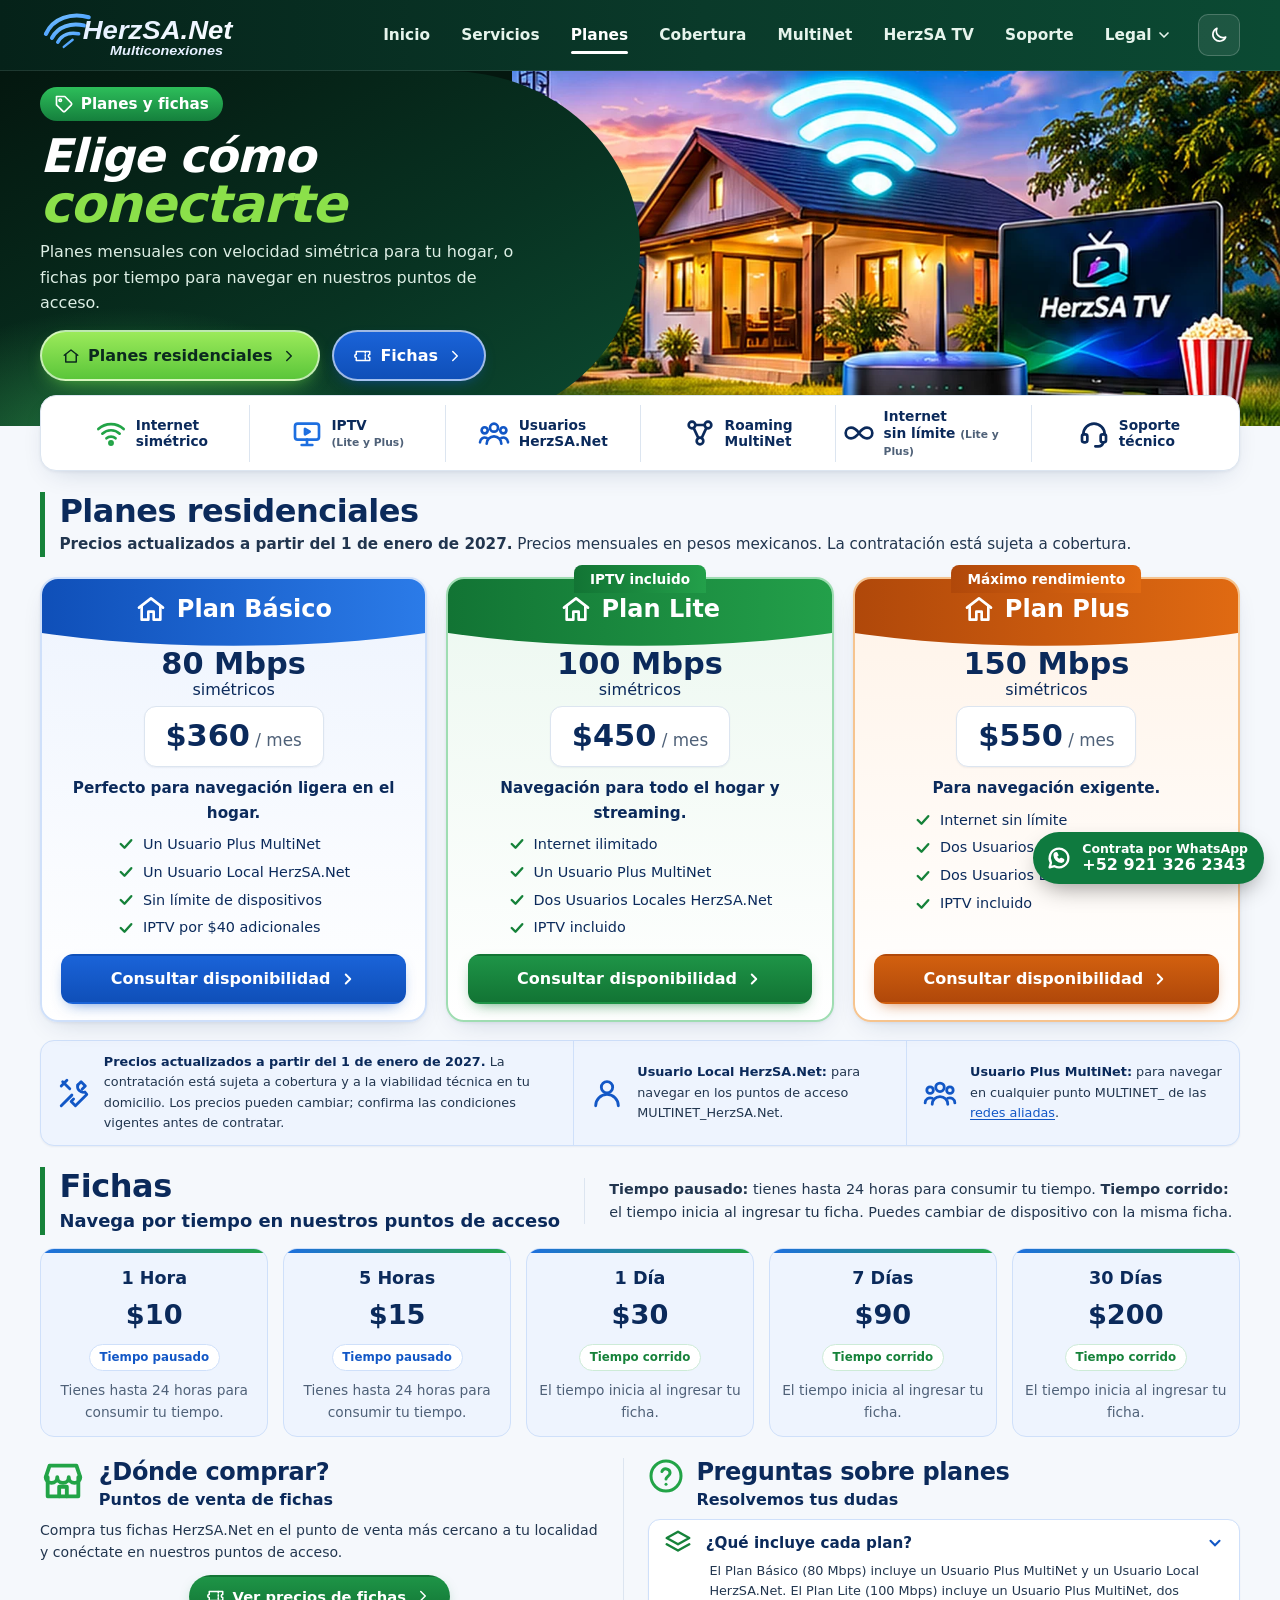
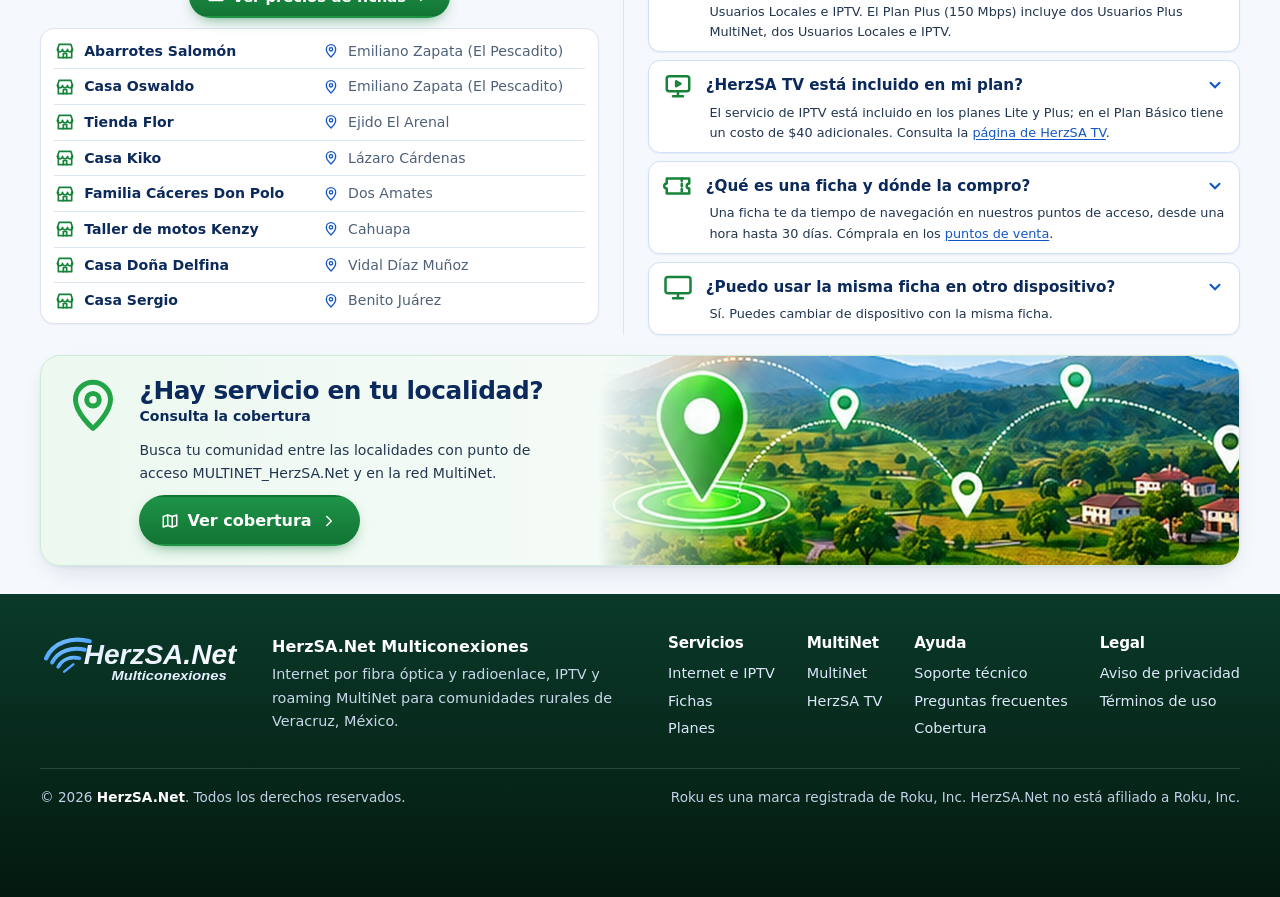
<file: planes/index.html>
<!doctype html>
<html lang="es-MX">
<head>
  <meta charset="utf-8">
  <meta name="viewport" content="width=device-width, initial-scale=1">
  <title>Planes y fichas | HerzSA.Net</title>
  <meta name="description" content="Planes residenciales de HerzSA.Net desde $360 al mes con velocidad simétrica, fichas de Internet desde $10 y puntos de venta.">
  <link rel="canonical" href="https://herzsa.net/planes/">
  <meta property="og:type" content="website">
  <meta property="og:locale" content="es_MX">
  <meta property="og:site_name" content="HerzSA.Net">
  <meta property="og:title" content="Planes y fichas | HerzSA.Net">
  <meta property="og:description" content="Planes residenciales de HerzSA.Net desde $360 al mes con velocidad simétrica, fichas de Internet desde $10 y puntos de venta.">
  <meta property="og:url" content="https://herzsa.net/planes/">
  <meta name="twitter:card" content="summary">
  <meta name="theme-color" content="#102A43">
  <link rel="icon" href="../favicon.svg" type="image/svg+xml">
  <link rel="preload" as="image" href="../assets/images/logo-herzsa-azul.svg">
  <link rel="stylesheet" href="../assets/css/styles.css">
  <script>try{var t=localStorage.getItem("theme");if(t==="dark"||t==="light")document.documentElement.dataset.theme=t}catch(e){}</script>
  <script type="module" src="../assets/js/main.js"></script>
</head>
<body class="theme-tv">
<a class="skip-link" href="#contenido">Saltar al contenido</a>
<header class="site-header">
  <div class="container header-inner">
    <a class="brand" href="../" aria-label="HerzSA.Net Multiconexiones — inicio">
      <img class="logo-light" src="../assets/images/logo-herzsa-azul.svg" alt="" width="196" height="50">
      <img class="logo-dark" src="../assets/images/logo-herzsa-blanco.svg" alt="" width="196" height="50">
    </a>
    <nav class="nav" id="menu-principal" aria-label="Menú principal">
      <ul>
        <li><a href="../">Inicio</a></li>
        <li><a href="../servicios/">Servicios</a></li>
        <li><a href="../planes/" aria-current="page">Planes</a></li>
        <li><a href="../cobertura/">Cobertura</a></li>
        <li><a href="../multinet/">MultiNet</a></li>
        <li><a href="../herzsa-tv/">HerzSA TV</a></li>
        <li><a href="../soporte/">Soporte</a></li>
        <li class="nav-drop">
          <button type="button" class="nav-drop__btn" aria-expanded="false" aria-controls="menu-legal">Legal<svg viewBox="0 0 24 24" fill="none" stroke="currentColor" stroke-width="2.5" stroke-linecap="round" stroke-linejoin="round" aria-hidden="true" focusable="false"><path d="M6 9l6 6 6-6"/></svg></button>
          <ul class="nav-drop__menu" id="menu-legal">
            <li><a href="../privacidad/">Aviso de privacidad</a></li>
            <li><a href="../terminos/">Términos de uso</a></li>
          </ul>
        </li>
      </ul>
    </nav>
    <button class="icon-btn" type="button" data-theme-toggle aria-pressed="false" aria-label="Cambiar a modo oscuro">
      <svg class="theme-icon-moon" viewBox="0 0 24 24" fill="none" stroke="currentColor" stroke-width="2" stroke-linecap="round" stroke-linejoin="round" aria-hidden="true" focusable="false"><path d="M20 14.5A8 8 0 0 1 9.5 4 8 8 0 1 0 20 14.5z"/></svg>
      <svg class="theme-icon-sun" viewBox="0 0 24 24" fill="none" stroke="currentColor" stroke-width="2" stroke-linecap="round" stroke-linejoin="round" aria-hidden="true" focusable="false"><circle cx="12" cy="12" r="4"/><path d="M12 2v2M12 20v2M4.9 4.9l1.4 1.4M17.7 17.7l1.4 1.4M2 12h2M20 12h2M4.9 19.1l1.4-1.4M17.7 6.3l1.4-1.4"/></svg>
    </button>
    <button class="icon-btn nav-toggle" type="button" data-nav-toggle aria-expanded="false" aria-controls="menu-principal">
      <span class="nav-toggle__text">Menú</span>
      <svg viewBox="0 0 24 24" fill="none" stroke="currentColor" stroke-width="2.5" stroke-linecap="round" stroke-linejoin="round" aria-hidden="true" focusable="false"><path d="M6 9l6 6 6-6"/></svg>
    </button>
  </div>
</header>
<main id="contenido">
  <section class="pl-hero" aria-labelledby="pl-title">
    <div class="pl-hero__photo"><img src="../assets/images/planes-hogar.webp" alt="" width="1084" height="570" fetchpriority="high"></div>
    <div class="pl-hero__panel" aria-hidden="true"></div>
    <div class="container pl-hero__inner">
      <span class="svc-badge"><svg class="" viewBox="0 0 24 24" fill="none" stroke="currentColor" stroke-width="2" stroke-linecap="round" stroke-linejoin="round" aria-hidden="true" focusable="false"><path d="M20.6 13.4l-7.2 7.2a2 2 0 0 1-2.8 0L3 13V3h10l7.6 7.6a2 2 0 0 1 0 2.8z"/><circle cx="7.5" cy="7.5" r="1.5"/></svg>Planes y fichas</span>
      <h1 id="pl-title">Elige cómo <span>conectarte</span></h1>
      <p>Planes mensuales con velocidad simétrica para tu hogar, o fichas por tiempo para navegar en nuestros puntos de acceso.</p>
      <div class="actions">
        <a class="btn btn--lime" href="#planes"><svg class="" viewBox="0 0 24 24" fill="none" stroke="currentColor" stroke-width="2" stroke-linecap="round" stroke-linejoin="round" aria-hidden="true" focusable="false"><path d="M3 11l9-7 9 7"/><path d="M5 10v10h14V10"/></svg><span>Planes residenciales</span><svg class="" viewBox="0 0 24 24" fill="none" stroke="currentColor" stroke-width="2" stroke-linecap="round" stroke-linejoin="round" aria-hidden="true" focusable="false"><path d="M9 6l6 6-6 6"/></svg></a>
        <a class="btn btn--pill-blue" href="#fichas"><svg class="" viewBox="0 0 24 24" fill="none" stroke="currentColor" stroke-width="2" stroke-linecap="round" stroke-linejoin="round" aria-hidden="true" focusable="false"><path d="M3 8a2 2 0 0 0 0 4v4h18v-4a2 2 0 0 1 0-4V4H3z" transform="translate(0 2)"/><path d="M15 6v12" stroke-dasharray="2 2.2"/></svg><span>Fichas</span><svg class="" viewBox="0 0 24 24" fill="none" stroke="currentColor" stroke-width="2" stroke-linecap="round" stroke-linejoin="round" aria-hidden="true" focusable="false"><path d="M9 6l6 6-6 6"/></svg></a>
      </div>
    </div>
  </section>

  <div class="container">
    <ul class="pl-feats">
      <li><svg class="" viewBox="0 0 24 24" fill="none" stroke="currentColor" stroke-width="2" stroke-linecap="round" stroke-linejoin="round" aria-hidden="true" focusable="false"><path d="M2.5 9a14 14 0 0 1 19 0M5.5 12.5a9.5 9.5 0 0 1 13 0M8.6 16a5 5 0 0 1 6.8 0"/><circle cx="12" cy="19.5" r="1.2"/></svg><span>Internet<br>simétrico</span></li>
      <li><svg class="" viewBox="0 0 24 24" fill="none" stroke="currentColor" stroke-width="2" stroke-linecap="round" stroke-linejoin="round" aria-hidden="true" focusable="false"><rect x="3" y="5" width="18" height="12" rx="2"/><path d="M8 21h8M12 17v4"/><path d="M10.5 9v4l3.5-2z"/></svg><span>IPTV<br><small>(Lite y Plus)</small></span></li>
      <li><svg class="" viewBox="0 0 24 24" fill="none" stroke="currentColor" stroke-width="2" stroke-linecap="round" stroke-linejoin="round" aria-hidden="true" focusable="false"><circle cx="12" cy="8" r="3"/><circle cx="5" cy="10" r="2.3"/><circle cx="19" cy="10" r="2.3"/><path d="M6.5 20a5.5 5.5 0 0 1 11 0"/><path d="M1.5 19a3.6 3.6 0 0 1 5-3.3M22.5 19a3.6 3.6 0 0 0-5-3.3"/></svg><span>Usuarios<br>HerzSA.Net</span></li>
      <li><svg class="" viewBox="0 0 24 24" fill="none" stroke="currentColor" stroke-width="2" stroke-linecap="round" stroke-linejoin="round" aria-hidden="true" focusable="false"><circle cx="6" cy="6" r="2.5"/><circle cx="18" cy="6" r="2.5"/><circle cx="12" cy="18" r="2.5"/><path d="M8.5 6h7M7.2 8.2l3.6 7.6M16.8 8.2l-3.6 7.6"/></svg><span>Roaming<br>MultiNet</span></li>
      <li><svg class="" viewBox="0 0 24 24" fill="none" stroke="currentColor" stroke-width="2" stroke-linecap="round" stroke-linejoin="round" aria-hidden="true" focusable="false"><path d="M12 12c-2-2.7-4-4-6-4a4 4 0 0 0 0 8c2 0 4-1.3 6-4zm0 0c2 2.7 4 4 6 4a4 4 0 0 0 0-8c-2 0-4 1.3-6 4z"/></svg><span>Internet<br>sin límite <small>(Lite y Plus)</small></span></li>
      <li><svg class="" viewBox="0 0 24 24" fill="none" stroke="currentColor" stroke-width="2" stroke-linecap="round" stroke-linejoin="round" aria-hidden="true" focusable="false"><path d="M4 13a8 8 0 0 1 16 0"/><rect x="3" y="13" width="4" height="6" rx="1.5"/><rect x="17" y="13" width="4" height="6" rx="1.5"/><path d="M19 19a4 4 0 0 1-4 3h-2"/></svg><span>Soporte<br>técnico</span></li>
    </ul>
  </div>

  <section class="sv-block" id="planes" aria-labelledby="planes-title">
    <div class="container">
      <div class="bar-head bar-head--green"><h2 id="planes-title">Planes residenciales</h2><p class="pl-sub"><strong>Precios actualizados a partir del 1 de enero de 2027.</strong> Precios mensuales en pesos mexicanos. La contratación está sujeta a cobertura.</p></div>
      <div class="pplans" data-plans data-variant="pro" data-cta-href="../cobertura/">
        <p>Plan Básico, 80 Mbps simétricos, $360 al mes. Plan Lite, 100 Mbps simétricos, $450 al mes. Plan Plus, 150 Mbps simétricos, $550 al mes. Precios actualizados a partir del 1 de enero de 2027.</p>
      </div>
      <div class="pl-info">
        <div><svg class="" viewBox="0 0 24 24" fill="none" stroke="currentColor" stroke-width="2" stroke-linecap="round" stroke-linejoin="round" aria-hidden="true" focusable="false"><path d="M14.7 6.3a4 4 0 0 0 5 5L21 13l-8 8-3-3 1.7-1.7"/><path d="M14.7 6.3L17 4l3 3-2.3 2.3M3 21l7.5-7.5M4 4l5 5M3 7l4-4"/></svg><p><strong>Precios actualizados a partir del 1 de enero de 2027.</strong> La contratación está sujeta a cobertura y a la viabilidad técnica en tu domicilio. Los precios pueden cambiar; confirma las condiciones vigentes antes de contratar.</p></div>
        <div><svg class="" viewBox="0 0 24 24" fill="none" stroke="currentColor" stroke-width="2" stroke-linecap="round" stroke-linejoin="round" aria-hidden="true" focusable="false"><circle cx="12" cy="8" r="4"/><path d="M4 21a8 8 0 0 1 16 0"/></svg><p><strong>Usuario Local HerzSA.Net:</strong> para navegar en los puntos de acceso MULTINET_HerzSA.Net.</p></div>
        <div><svg class="" viewBox="0 0 24 24" fill="none" stroke="currentColor" stroke-width="2" stroke-linecap="round" stroke-linejoin="round" aria-hidden="true" focusable="false"><circle cx="12" cy="8" r="3"/><circle cx="5" cy="10" r="2.3"/><circle cx="19" cy="10" r="2.3"/><path d="M6.5 20a5.5 5.5 0 0 1 11 0"/><path d="M1.5 19a3.6 3.6 0 0 1 5-3.3M22.5 19a3.6 3.6 0 0 0-5-3.3"/></svg><p><strong>Usuario Plus MultiNet:</strong> para navegar en cualquier punto MULTINET_ de las <a href="../multinet/">redes aliadas</a>.</p></div>
      </div>
    </div>
  </section>

  <section class="sv-block" id="fichas" aria-labelledby="fichas-title">
    <div class="container">
      <div class="head-row">
        <div class="bar-head bar-head--green"><h2 id="fichas-title">Fichas</h2><p>Navega por tiempo en nuestros puntos de acceso</p></div>
        <p class="head-row__desc"><strong>Tiempo pausado:</strong> tienes hasta 24 horas para consumir tu tiempo. <strong>Tiempo corrido:</strong> el tiempo inicia al ingresar tu ficha. Puedes cambiar de dispositivo con la misma ficha.</p>
      </div>
      <div class="vouchers vouchers--row" data-vouchers>
        <p>1 hora $10, 5 horas $15, 1 día $30, 7 días $90, 30 días $200.</p>
      </div>
    </div>
  </section>

  <section class="sv-block" aria-label="Puntos de venta y preguntas">
    <div class="container pl-two">
      <div id="puntos-venta">
        <div class="icon-head icon-head--green pl-store">
          <svg class="" viewBox="0 0 24 24" fill="none" stroke="currentColor" stroke-width="2" stroke-linecap="round" stroke-linejoin="round" aria-hidden="true" focusable="false"><path d="M4 10v10h16V10"/><path d="M3 10l2-6h14l2 6"/><path d="M3 10c0 1.7 1.3 3 3 3s3-1.3 3-3c0 1.7 1.3 3 3 3s3-1.3 3-3c0 1.7 1.3 3 3 3s3-1.3 3-3"/><path d="M10 20v-5h4v5"/></svg>
          <div><h2>¿Dónde comprar?</h2><p>Puntos de venta de fichas</p></div>
        </div>
        <p class="tv-small">Compra tus fichas HerzSA.Net en el punto de venta más cercano a tu localidad y conéctate en nuestros puntos de acceso.</p>
        <p class="tabs-center" style="margin:0 0 .6rem"><a class="btn btn--green btn--sm pl-round" href="#fichas"><svg class="" viewBox="0 0 24 24" fill="none" stroke="currentColor" stroke-width="2" stroke-linecap="round" stroke-linejoin="round" aria-hidden="true" focusable="false"><path d="M3 8a2 2 0 0 0 0 4v4h18v-4a2 2 0 0 1 0-4V4H3z" transform="translate(0 2)"/><path d="M15 6v12" stroke-dasharray="2 2.2"/></svg><span>Ver precios de fichas</span><svg class="" viewBox="0 0 24 24" fill="none" stroke="currentColor" stroke-width="2" stroke-linecap="round" stroke-linejoin="round" aria-hidden="true" focusable="false"><path d="M9 6l6 6-6 6"/></svg></a></p>
        <ul class="spots spots--box" data-sales-points>
          <li>Consulta los puntos de venta con nuestro equipo.</li>
        </ul>
      </div>
      <div id="faq">
        <div class="icon-head icon-head--green">
          <svg class="" viewBox="0 0 24 24" fill="none" stroke="currentColor" stroke-width="2" stroke-linecap="round" stroke-linejoin="round" aria-hidden="true" focusable="false"><circle cx="12" cy="12" r="10"/><path d="M9.3 9a2.8 2.8 0 0 1 5.4 1c0 2-2.7 2.4-2.7 4"/><path d="M12 17.5v.01"/></svg>
          <div><h2>Preguntas sobre planes</h2><p>Resolvemos tus dudas</p></div>
        </div>
        <div class="pl-faq">
          <details open><summary><svg class="" viewBox="0 0 24 24" fill="none" stroke="currentColor" stroke-width="2" stroke-linecap="round" stroke-linejoin="round" aria-hidden="true" focusable="false"><path d="M12 3l9 5-9 5-9-5z"/><path d="M3 13l9 5 9-5"/></svg><span><strong>¿Qué incluye cada plan?</strong></span></summary><p>El Plan Básico (80 Mbps) incluye un Usuario Plus MultiNet y un Usuario Local HerzSA.Net. El Plan Lite (100 Mbps) incluye un Usuario Plus MultiNet, dos Usuarios Locales e IPTV. El Plan Plus (150 Mbps) incluye dos Usuarios Plus MultiNet, dos Usuarios Locales e IPTV.</p></details>
          <details open><summary><svg class="" viewBox="0 0 24 24" fill="none" stroke="currentColor" stroke-width="2" stroke-linecap="round" stroke-linejoin="round" aria-hidden="true" focusable="false"><rect x="3" y="5" width="18" height="12" rx="2"/><path d="M8 21h8M12 17v4"/><path d="M10.5 9v4l3.5-2z"/></svg><span><strong>¿HerzSA TV está incluido en mi plan?</strong></span></summary><p>El servicio de IPTV está incluido en los planes Lite y Plus; en el Plan Básico tiene un costo de $40 adicionales. Consulta la <a href="../herzsa-tv/">página de HerzSA TV</a>.</p></details>
          <details open><summary><svg class="" viewBox="0 0 24 24" fill="none" stroke="currentColor" stroke-width="2" stroke-linecap="round" stroke-linejoin="round" aria-hidden="true" focusable="false"><path d="M3 8a2 2 0 0 0 0 4v4h18v-4a2 2 0 0 1 0-4V4H3z" transform="translate(0 2)"/><path d="M15 6v12" stroke-dasharray="2 2.2"/></svg><span><strong>¿Qué es una ficha y dónde la compro?</strong></span></summary><p>Una ficha te da tiempo de navegación en nuestros puntos de acceso, desde una hora hasta 30 días. Cómprala en los <a href="#puntos-venta">puntos de venta</a>.</p></details>
          <details open><summary><svg class="" viewBox="0 0 24 24" fill="none" stroke="currentColor" stroke-width="2" stroke-linecap="round" stroke-linejoin="round" aria-hidden="true" focusable="false"><rect x="2" y="4" width="20" height="13" rx="2"/><path d="M8 21h8M12 17v4"/></svg><span><strong>¿Puedo usar la misma ficha en otro dispositivo?</strong></span></summary><p>Sí. Puedes cambiar de dispositivo con la misma ficha.</p></details>
        </div>
      </div>
    </div>
  </section>

  <section class="sv-block sv-block--last" aria-labelledby="cob-title">
    <div class="container">
      <div class="pl-cov">
        <div class="pl-cov__copy">
          <svg class="" viewBox="0 0 24 24" fill="none" stroke="currentColor" stroke-width="2" stroke-linecap="round" stroke-linejoin="round" aria-hidden="true" focusable="false"><path d="M12 21s-7-6.2-7-11.5A7 7 0 0 1 19 9.5C19 14.8 12 21 12 21z"/><circle cx="12" cy="9.5" r="2.5"/></svg>
          <div>
            <h2 id="cob-title">¿Hay servicio en tu localidad?</h2>
            <p class="pl-cov__sub">Consulta la cobertura</p>
            <p>Busca tu comunidad entre las localidades con punto de acceso MULTINET_HerzSA.Net y en la red MultiNet.</p>
            <a class="btn btn--green pl-round" href="../cobertura/"><svg class="" viewBox="0 0 24 24" fill="none" stroke="currentColor" stroke-width="2" stroke-linecap="round" stroke-linejoin="round" aria-hidden="true" focusable="false"><path d="M9 4L3 6v14l6-2 6 2 6-2V4l-6 2z"/><path d="M9 4v14M15 6v14"/></svg><span>Ver cobertura</span><svg class="" viewBox="0 0 24 24" fill="none" stroke="currentColor" stroke-width="2" stroke-linecap="round" stroke-linejoin="round" aria-hidden="true" focusable="false"><path d="M9 6l6 6-6 6"/></svg></a>
          </div>
        </div>
        <img class="pl-cov__img" src="../assets/images/cobertura-mapa.webp" alt="" width="1084" height="288">
      </div>
    </div>
  </section>

</main>
<footer class="site-footer">
  <div class="container">
    <div class="footer-grid">
      <img class="footer-logo" src="../assets/images/logo-herzsa-blanco.svg" alt="HerzSA.Net Multiconexiones" width="200" height="51">
      <div class="footer-about">
        <strong>HerzSA.Net Multiconexiones</strong>
        <p>Internet por fibra óptica y radioenlace, IPTV y roaming MultiNet para comunidades rurales de Veracruz, México.</p>
        <div data-social hidden><h2 class="visually-hidden">Redes sociales</h2></div>
      </div>
      <nav aria-label="Servicios">
        <h2>Servicios</h2>
        <ul>
          <li><a href="../servicios/">Internet e IPTV</a></li>
          <li><a href="../planes/#fichas">Fichas</a></li>
          <li><a href="../planes/">Planes</a></li>
        </ul>
      </nav>
      <nav aria-label="MultiNet y HerzSA TV">
        <h2>MultiNet</h2>
        <ul>
          <li><a href="../multinet/">MultiNet</a></li>
          <li><a href="../herzsa-tv/">HerzSA TV</a></li>
        </ul>
      </nav>
      <nav aria-label="Ayuda">
        <h2>Ayuda</h2>
        <ul>
          <li><a href="../soporte/">Soporte técnico</a></li>
          <li><a href="../soporte/">Preguntas frecuentes</a></li>
          <li><a href="../cobertura/">Cobertura</a></li>
        </ul>
      </nav>
      <nav aria-label="Legal">
        <h2>Legal</h2>
        <ul>
          <li><a href="../privacidad/">Aviso de privacidad</a></li>
          <li><a href="../terminos/">Términos de uso</a></li>
        </ul>
      </nav>
    </div>
    <div class="footer-bottom">
      <p>© <span data-year>2026</span> <strong>HerzSA.Net</strong>. Todos los derechos reservados.</p>
      <p>Roku es una marca registrada de Roku, Inc. HerzSA.Net no está afiliado a Roku, Inc.</p>
    </div>
  </div>
</footer>
<aside aria-label="Contratar por WhatsApp">
<a class="wa-float" data-contact="whatsapp-contratar" hidden>
  <svg viewBox="0 0 24 24" fill="none" stroke="currentColor" stroke-width="2" stroke-linecap="round" stroke-linejoin="round" aria-hidden="true" focusable="false"><path d="M20 12a8 8 0 0 1-11.8 7L4 20l1.1-4A8 8 0 1 1 20 12z"/><path d="M9 9.5c.3 1.8 1.7 3.6 3.6 4.4l1.2-1.1 1.8.8c0 1-.8 1.6-1.6 1.6A6 6 0 0 1 8.2 9.4c0-.8.6-1.6 1.6-1.6l.8 1.8z"/></svg>
  <span class="wa-float__text"><span class="wa-float__label">Contrata por WhatsApp</span><span class="wa-float__num" data-cfg="contact.whatsapp"></span></span>
</a>
</aside>
</body>
</html>
</file>
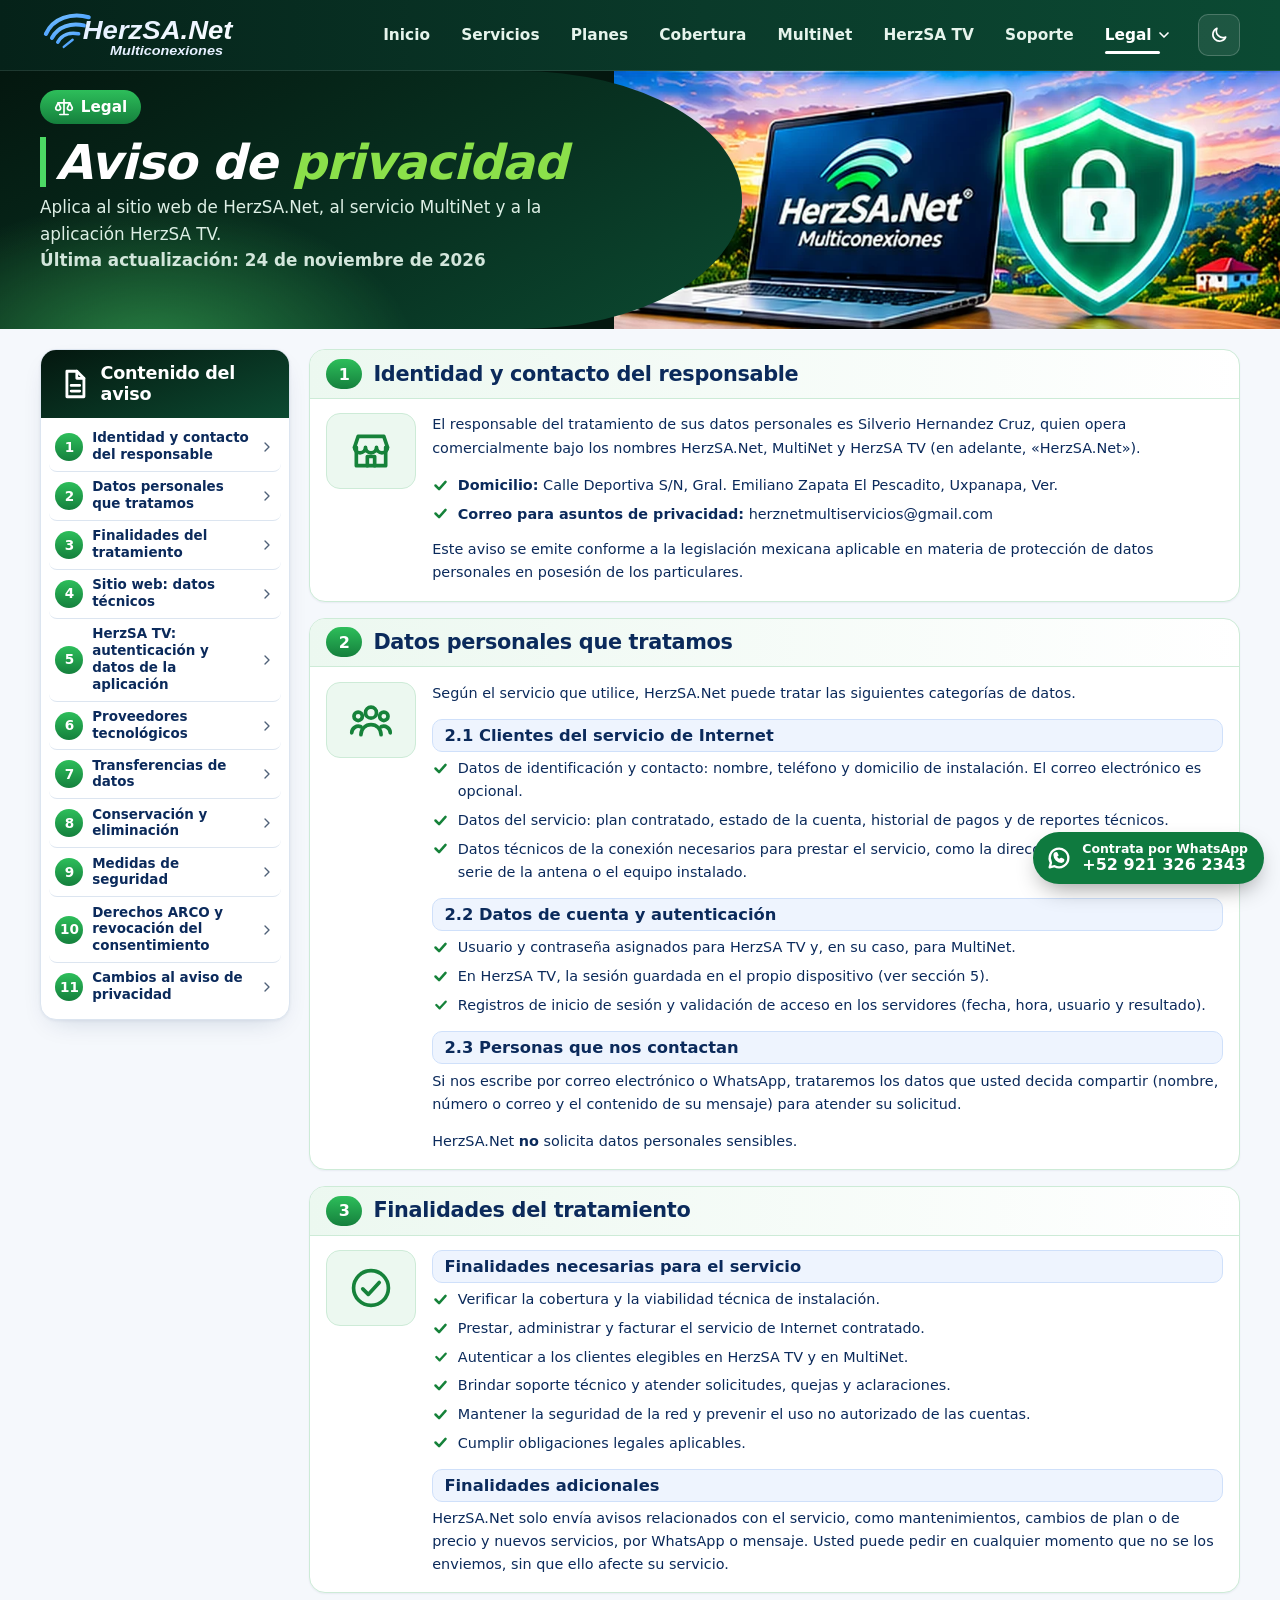
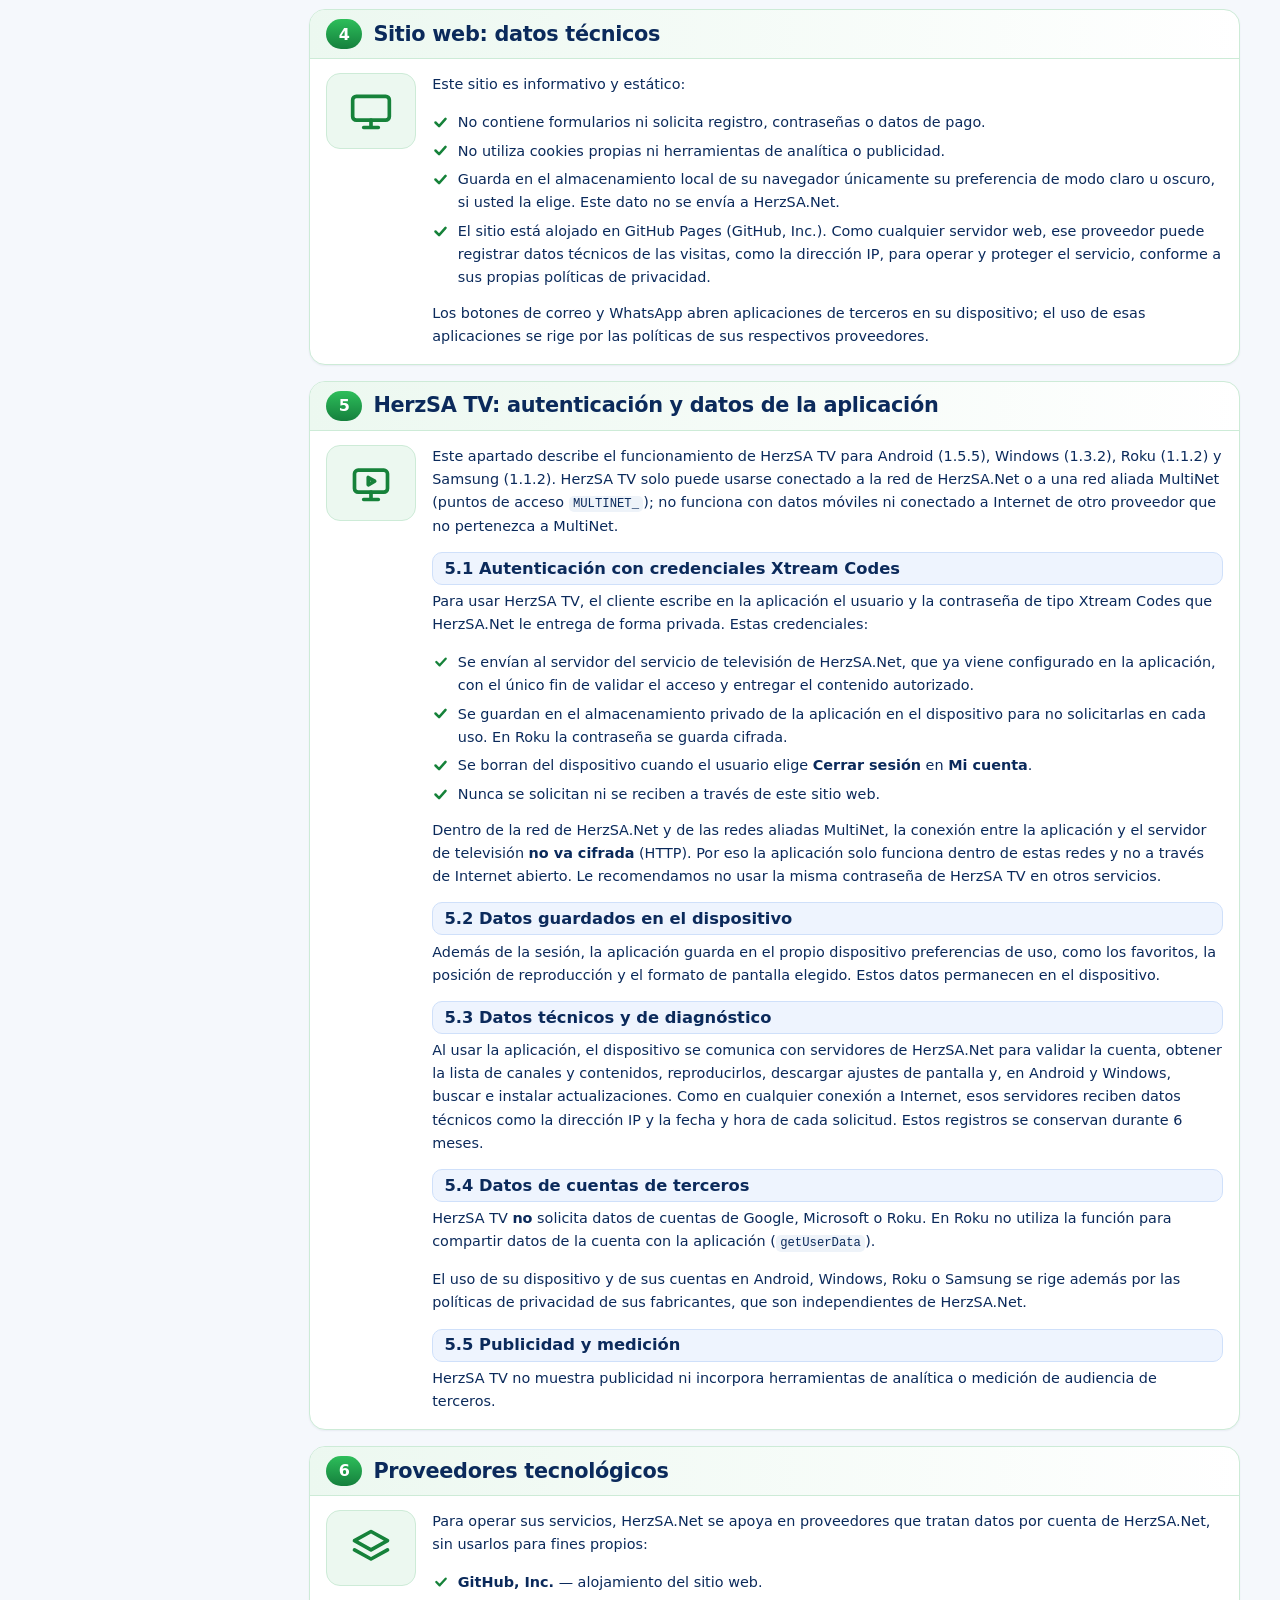
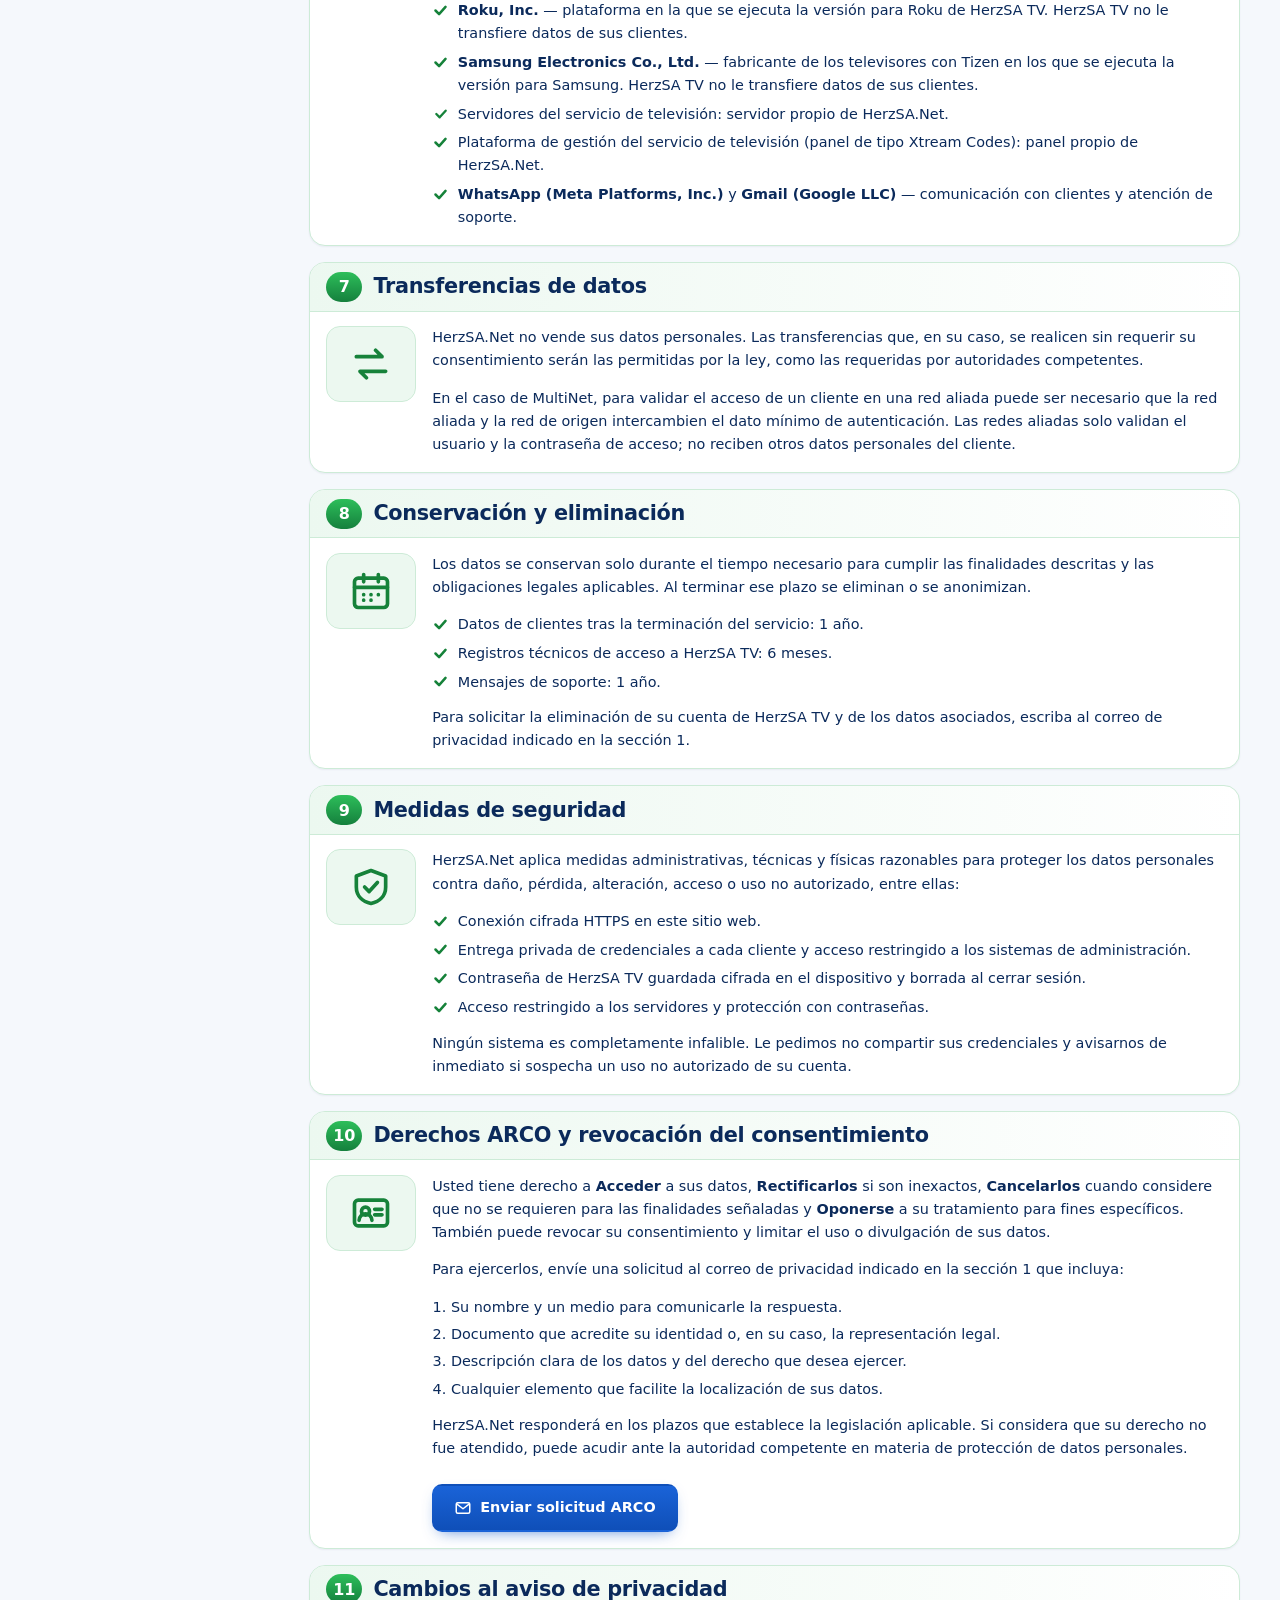
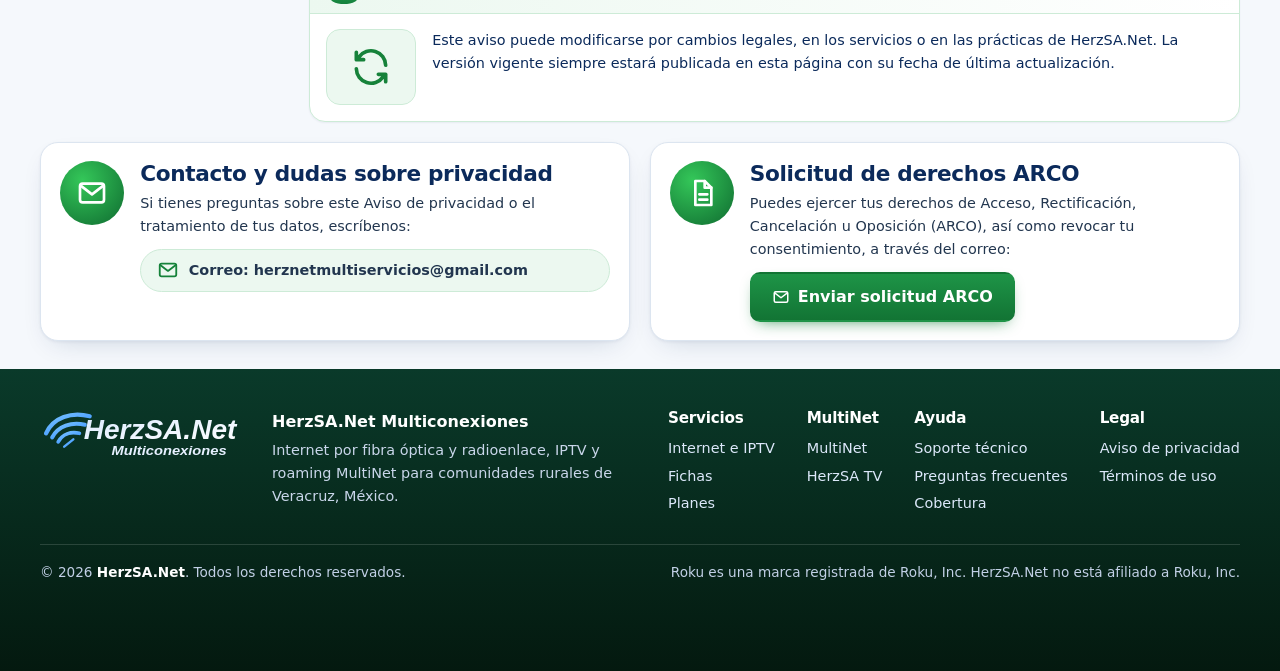
<file: privacidad/index.html>
<!doctype html>
<html lang="es-MX">
<head>
  <meta charset="utf-8">
  <meta name="viewport" content="width=device-width, initial-scale=1">
  <title>Aviso de privacidad | HerzSA.Net y HerzSA TV</title>
  <meta name="description" content="Aviso de privacidad de HerzSA.Net, del sitio web y de la aplicación HerzSA TV: datos tratados, finalidades, derechos ARCO y contacto.">
  <link rel="canonical" href="https://herzsa.net/privacidad/">
  <meta property="og:type" content="website">
  <meta property="og:locale" content="es_MX">
  <meta property="og:site_name" content="HerzSA.Net">
  <meta property="og:title" content="Aviso de privacidad | HerzSA.Net y HerzSA TV">
  <meta property="og:description" content="Aviso de privacidad de HerzSA.Net, del sitio web y de la aplicación HerzSA TV: datos tratados, finalidades, derechos ARCO y contacto.">
  <meta property="og:url" content="https://herzsa.net/privacidad/">
  <meta name="twitter:card" content="summary">
  <meta name="theme-color" content="#102A43">
  <link rel="icon" href="../favicon.svg" type="image/svg+xml">
  <link rel="preload" as="image" href="../assets/images/logo-herzsa-azul.svg">
  <link rel="stylesheet" href="../assets/css/styles.css">
  <script>try{var t=localStorage.getItem("theme");if(t==="dark"||t==="light")document.documentElement.dataset.theme=t}catch(e){}</script>
  <script type="module" src="../assets/js/main.js"></script>
</head>
<body class="theme-tv">
<a class="skip-link" href="#contenido">Saltar al contenido</a>
<header class="site-header">
  <div class="container header-inner">
    <a class="brand" href="../" aria-label="HerzSA.Net Multiconexiones — inicio">
      <img class="logo-light" src="../assets/images/logo-herzsa-azul.svg" alt="" width="196" height="50">
      <img class="logo-dark" src="../assets/images/logo-herzsa-blanco.svg" alt="" width="196" height="50">
    </a>
    <nav class="nav" id="menu-principal" aria-label="Menú principal">
      <ul>
        <li><a href="../">Inicio</a></li>
        <li><a href="../servicios/">Servicios</a></li>
        <li><a href="../planes/">Planes</a></li>
        <li><a href="../cobertura/">Cobertura</a></li>
        <li><a href="../multinet/">MultiNet</a></li>
        <li><a href="../herzsa-tv/">HerzSA TV</a></li>
        <li><a href="../soporte/">Soporte</a></li>
        <li class="nav-drop">
          <button type="button" class="nav-drop__btn is-current" aria-expanded="false" aria-controls="menu-legal">Legal<svg viewBox="0 0 24 24" fill="none" stroke="currentColor" stroke-width="2.5" stroke-linecap="round" stroke-linejoin="round" aria-hidden="true" focusable="false"><path d="M6 9l6 6 6-6"/></svg></button>
          <ul class="nav-drop__menu" id="menu-legal">
            <li><a href="../privacidad/" aria-current="page">Aviso de privacidad</a></li>
            <li><a href="../terminos/">Términos de uso</a></li>
          </ul>
        </li>
      </ul>
    </nav>
    <button class="icon-btn" type="button" data-theme-toggle aria-pressed="false" aria-label="Cambiar a modo oscuro">
      <svg class="theme-icon-moon" viewBox="0 0 24 24" fill="none" stroke="currentColor" stroke-width="2" stroke-linecap="round" stroke-linejoin="round" aria-hidden="true" focusable="false"><path d="M20 14.5A8 8 0 0 1 9.5 4 8 8 0 1 0 20 14.5z"/></svg>
      <svg class="theme-icon-sun" viewBox="0 0 24 24" fill="none" stroke="currentColor" stroke-width="2" stroke-linecap="round" stroke-linejoin="round" aria-hidden="true" focusable="false"><circle cx="12" cy="12" r="4"/><path d="M12 2v2M12 20v2M4.9 4.9l1.4 1.4M17.7 17.7l1.4 1.4M2 12h2M20 12h2M4.9 19.1l1.4-1.4M17.7 6.3l1.4-1.4"/></svg>
    </button>
    <button class="icon-btn nav-toggle" type="button" data-nav-toggle aria-expanded="false" aria-controls="menu-principal">
      <span class="nav-toggle__text">Menú</span>
      <svg viewBox="0 0 24 24" fill="none" stroke="currentColor" stroke-width="2.5" stroke-linecap="round" stroke-linejoin="round" aria-hidden="true" focusable="false"><path d="M6 9l6 6 6-6"/></svg>
    </button>
  </div>
</header>
<main id="contenido">
  <section class="lg-hero" aria-labelledby="lg-title">
    <div class="lg-hero__photo"><img src="../assets/images/legal-privacidad.webp" alt="Laptop con el logotipo de HerzSA.Net y un escudo con candado" width="960" height="400" fetchpriority="high"></div>
    <div class="pl-hero__panel" aria-hidden="true"></div>
    <div class="container lg-hero__inner">
      <span class="svc-badge"><svg class="" viewBox="0 0 24 24" fill="none" stroke="currentColor" stroke-width="2" stroke-linecap="round" stroke-linejoin="round" aria-hidden="true" focusable="false"><path d="M12 3v18M7 21h10M5 7h14"/><path d="M5 7l-3 6a3 3 0 0 0 6 0zM19 7l-3 6a3 3 0 0 0 6 0z"/></svg>Legal</span>
      <h1 id="lg-title">Aviso de <span>privacidad</span></h1>
      <p>Aplica al sitio web de HerzSA.Net, al servicio MultiNet y a la aplicación HerzSA TV.</p>
      <p class="lg-hero__date">Última actualización: <span data-cfg="legal.lastUpdated">24 de noviembre de 2026</span></p>
    </div>
  </section>

  <div class="container">
    <div class="lg-draft" data-legal-draft role="note">
      <span class="lg-draft__ico" aria-hidden="true">i</span>
      <div>
        <p class="lg-draft__title"><strong>Borrador en revisión</strong> · Última actualización: <span data-cfg="legal.lastUpdated"><span class="pending">PENDIENTE DE CONFIRMAR</span></span></p>
        <p>Este documento contiene apartados marcados como PENDIENTE DE CONFIRMAR y debe ser revisado por una persona con conocimiento legal antes de considerarse definitivo. No constituye asesoría legal.</p>
      </div>
    </div>
  </div>

  <section class="sv-block" aria-label="Contenido">
    <div class="container lg-layout">
      <div class="lg-side">
        <nav class="lg-toc" aria-labelledby="toc-title">
          <h2 id="toc-title"><svg class="" viewBox="0 0 24 24" fill="none" stroke="currentColor" stroke-width="2" stroke-linecap="round" stroke-linejoin="round" aria-hidden="true" focusable="false"><path d="M7 3h7l5 5v13H7z"/><path d="M14 3v5h5M10 13h6M10 17h6"/></svg>Contenido del aviso</h2>
          <ol>
          <li><a href="#responsable"><span class="lg-n">1</span><span>Identidad y contacto del responsable</span><svg class="" viewBox="0 0 24 24" fill="none" stroke="currentColor" stroke-width="2" stroke-linecap="round" stroke-linejoin="round" aria-hidden="true" focusable="false"><path d="M9 6l6 6-6 6"/></svg></a></li>
          <li><a href="#datos"><span class="lg-n">2</span><span>Datos personales que tratamos</span><svg class="" viewBox="0 0 24 24" fill="none" stroke="currentColor" stroke-width="2" stroke-linecap="round" stroke-linejoin="round" aria-hidden="true" focusable="false"><path d="M9 6l6 6-6 6"/></svg></a></li>
          <li><a href="#finalidades"><span class="lg-n">3</span><span>Finalidades del tratamiento</span><svg class="" viewBox="0 0 24 24" fill="none" stroke="currentColor" stroke-width="2" stroke-linecap="round" stroke-linejoin="round" aria-hidden="true" focusable="false"><path d="M9 6l6 6-6 6"/></svg></a></li>
          <li><a href="#sitio-web"><span class="lg-n">4</span><span>Sitio web: datos técnicos</span><svg class="" viewBox="0 0 24 24" fill="none" stroke="currentColor" stroke-width="2" stroke-linecap="round" stroke-linejoin="round" aria-hidden="true" focusable="false"><path d="M9 6l6 6-6 6"/></svg></a></li>
          <li><a href="#herzsa-tv"><span class="lg-n">5</span><span>HerzSA TV: autenticación y datos de la aplicación</span><svg class="" viewBox="0 0 24 24" fill="none" stroke="currentColor" stroke-width="2" stroke-linecap="round" stroke-linejoin="round" aria-hidden="true" focusable="false"><path d="M9 6l6 6-6 6"/></svg></a></li>
          <li><a href="#proveedores"><span class="lg-n">6</span><span>Proveedores tecnológicos</span><svg class="" viewBox="0 0 24 24" fill="none" stroke="currentColor" stroke-width="2" stroke-linecap="round" stroke-linejoin="round" aria-hidden="true" focusable="false"><path d="M9 6l6 6-6 6"/></svg></a></li>
          <li><a href="#transferencias"><span class="lg-n">7</span><span>Transferencias de datos</span><svg class="" viewBox="0 0 24 24" fill="none" stroke="currentColor" stroke-width="2" stroke-linecap="round" stroke-linejoin="round" aria-hidden="true" focusable="false"><path d="M9 6l6 6-6 6"/></svg></a></li>
          <li><a href="#conservacion"><span class="lg-n">8</span><span>Conservación y eliminación</span><svg class="" viewBox="0 0 24 24" fill="none" stroke="currentColor" stroke-width="2" stroke-linecap="round" stroke-linejoin="round" aria-hidden="true" focusable="false"><path d="M9 6l6 6-6 6"/></svg></a></li>
          <li><a href="#seguridad"><span class="lg-n">9</span><span>Medidas de seguridad</span><svg class="" viewBox="0 0 24 24" fill="none" stroke="currentColor" stroke-width="2" stroke-linecap="round" stroke-linejoin="round" aria-hidden="true" focusable="false"><path d="M9 6l6 6-6 6"/></svg></a></li>
          <li><a href="#arco"><span class="lg-n">10</span><span>Derechos ARCO y revocación del consentimiento</span><svg class="" viewBox="0 0 24 24" fill="none" stroke="currentColor" stroke-width="2" stroke-linecap="round" stroke-linejoin="round" aria-hidden="true" focusable="false"><path d="M9 6l6 6-6 6"/></svg></a></li>
          <li><a href="#cambios"><span class="lg-n">11</span><span>Cambios al aviso de privacidad</span><svg class="" viewBox="0 0 24 24" fill="none" stroke="currentColor" stroke-width="2" stroke-linecap="round" stroke-linejoin="round" aria-hidden="true" focusable="false"><path d="M9 6l6 6-6 6"/></svg></a></li>
          </ol>
        </nav>
      </div>
      <div class="lg-main">
        <section class="lg-sec" id="responsable" aria-labelledby="responsable-t">
          <h2 id="responsable-t"><span class="lg-n">1</span>Identidad y contacto del responsable</h2>
          <div class="lg-sec__body">
            <span class="lg-sec__ico"><svg class="" viewBox="0 0 24 24" fill="none" stroke="currentColor" stroke-width="2" stroke-linecap="round" stroke-linejoin="round" aria-hidden="true" focusable="false"><path d="M4 10v10h16V10"/><path d="M3 10l2-6h14l2 6"/><path d="M3 10c0 1.7 1.3 3 3 3s3-1.3 3-3c0 1.7 1.3 3 3 3s3-1.3 3-3c0 1.7 1.3 3 3 3s3-1.3 3-3"/><path d="M10 20v-5h4v5"/></svg></span>
            <div class="lg-sec__text">
<p>El responsable del tratamiento de sus datos personales es <span data-cfg="legal.ownerName"><span class="pending">PENDIENTE DE CONFIRMAR</span></span>, quien opera comercialmente bajo los nombres HerzSA.Net, MultiNet y HerzSA TV (en adelante, «HerzSA.Net»).</p>
      <ul>
        <li><strong>Domicilio:</strong> <span data-cfg="legal.ownerAddress"><span class="pending">PENDIENTE DE CONFIRMAR</span></span></li>
        <li><strong>Correo para asuntos de privacidad:</strong> <span data-cfg="legal.privacyEmail"><span class="pending">PENDIENTE DE CONFIRMAR</span></span></li>
      </ul>
      <p>Este aviso se emite conforme a la legislación mexicana aplicable en materia de protección de datos personales en posesión de los particulares.</p>
            </div>
          </div>
        </section>
        <section class="lg-sec" id="datos" aria-labelledby="datos-t">
          <h2 id="datos-t"><span class="lg-n">2</span>Datos personales que tratamos</h2>
          <div class="lg-sec__body">
            <span class="lg-sec__ico"><svg class="" viewBox="0 0 24 24" fill="none" stroke="currentColor" stroke-width="2" stroke-linecap="round" stroke-linejoin="round" aria-hidden="true" focusable="false"><circle cx="12" cy="8" r="3"/><circle cx="5" cy="10" r="2.3"/><circle cx="19" cy="10" r="2.3"/><path d="M6.5 20a5.5 5.5 0 0 1 11 0"/><path d="M1.5 19a3.6 3.6 0 0 1 5-3.3M22.5 19a3.6 3.6 0 0 0-5-3.3"/></svg></span>
            <div class="lg-sec__text">
<p>Según el servicio que utilice, HerzSA.Net puede tratar las siguientes categorías de datos.</p>
      <h3>2.1 Clientes del servicio de Internet</h3>
      <ul>
        <li>Datos de identificación y contacto: nombre, teléfono y domicilio de instalación. El correo electrónico es opcional.</li>
        <li>Datos del servicio: plan contratado, estado de la cuenta, historial de pagos y de reportes técnicos.</li>
        <li>Datos técnicos de la conexión necesarios para prestar el servicio, como la dirección MAC y el número de serie de la antena o el equipo instalado.</li>
      </ul>
      <h3>2.2 Datos de cuenta y autenticación</h3>
      <ul>
        <li>Usuario y contraseña asignados para HerzSA TV y, en su caso, para MultiNet.</li>
        <li>En HerzSA TV, la sesión guardada en el propio dispositivo (ver sección 5).</li>
        <li>Registros de inicio de sesión y validación de acceso en los servidores (fecha, hora, usuario y resultado).</li>
      </ul>
      <h3>2.3 Personas que nos contactan</h3>
      <p>Si nos escribe por correo electrónico o WhatsApp, trataremos los datos que usted decida compartir (nombre, número o correo y el contenido de su mensaje) para atender su solicitud.</p>
      <p>HerzSA.Net <strong>no</strong> solicita datos personales sensibles.</p>
            </div>
          </div>
        </section>
        <section class="lg-sec" id="finalidades" aria-labelledby="finalidades-t">
          <h2 id="finalidades-t"><span class="lg-n">3</span>Finalidades del tratamiento</h2>
          <div class="lg-sec__body">
            <span class="lg-sec__ico"><svg class="" viewBox="0 0 24 24" fill="none" stroke="currentColor" stroke-width="2" stroke-linecap="round" stroke-linejoin="round" aria-hidden="true" focusable="false"><circle cx="12" cy="12" r="9.5"/><path d="M7.5 12.5l3 3 6-6.5"/></svg></span>
            <div class="lg-sec__text">
<h3>Finalidades necesarias para el servicio</h3>
      <ul>
        <li>Verificar la cobertura y la viabilidad técnica de instalación.</li>
        <li>Prestar, administrar y facturar el servicio de Internet contratado.</li>
        <li>Autenticar a los clientes elegibles en HerzSA TV y en MultiNet.</li>
        <li>Brindar soporte técnico y atender solicitudes, quejas y aclaraciones.</li>
        <li>Mantener la seguridad de la red y prevenir el uso no autorizado de las cuentas.</li>
        <li>Cumplir obligaciones legales aplicables.</li>
      </ul>
      <h3>Finalidades adicionales</h3>
      <p>HerzSA.Net solo envía avisos relacionados con el servicio, como mantenimientos, cambios de plan o de precio y nuevos servicios, por WhatsApp o mensaje. Usted puede pedir en cualquier momento que no se los enviemos, sin que ello afecte su servicio.</p>
            </div>
          </div>
        </section>
        <section class="lg-sec" id="sitio-web" aria-labelledby="sitio-web-t">
          <h2 id="sitio-web-t"><span class="lg-n">4</span>Sitio web: datos técnicos</h2>
          <div class="lg-sec__body">
            <span class="lg-sec__ico"><svg class="" viewBox="0 0 24 24" fill="none" stroke="currentColor" stroke-width="2" stroke-linecap="round" stroke-linejoin="round" aria-hidden="true" focusable="false"><rect x="2" y="4" width="20" height="13" rx="2"/><path d="M8 21h8M12 17v4"/></svg></span>
            <div class="lg-sec__text">
<p>Este sitio es informativo y estático:</p>
      <ul>
        <li>No contiene formularios ni solicita registro, contraseñas o datos de pago.</li>
        <li>No utiliza cookies propias ni herramientas de analítica o publicidad.</li>
        <li>Guarda en el almacenamiento local de su navegador únicamente su preferencia de modo claro u oscuro, si usted la elige. Este dato no se envía a HerzSA.Net.</li>
        <li>El sitio está alojado en GitHub Pages (GitHub, Inc.). Como cualquier servidor web, ese proveedor puede registrar datos técnicos de las visitas, como la dirección IP, para operar y proteger el servicio, conforme a sus propias políticas de privacidad.</li>
      </ul>
      <p>Los botones de correo y WhatsApp abren aplicaciones de terceros en su dispositivo; el uso de esas aplicaciones se rige por las políticas de sus respectivos proveedores.</p>
            </div>
          </div>
        </section>
        <section class="lg-sec" id="herzsa-tv" aria-labelledby="herzsa-tv-t">
          <h2 id="herzsa-tv-t"><span class="lg-n">5</span>HerzSA TV: autenticación y datos de la aplicación</h2>
          <div class="lg-sec__body">
            <span class="lg-sec__ico"><svg class="" viewBox="0 0 24 24" fill="none" stroke="currentColor" stroke-width="2" stroke-linecap="round" stroke-linejoin="round" aria-hidden="true" focusable="false"><rect x="3" y="5" width="18" height="12" rx="2"/><path d="M8 21h8M12 17v4"/><path d="M10.5 9v4l3.5-2z"/></svg></span>
            <div class="lg-sec__text">
<p>Este apartado describe el funcionamiento de HerzSA TV para Android (1.5.5), Windows (1.3.2), Roku (1.1.2) y Samsung (1.1.2). HerzSA TV solo puede usarse conectado a la red de HerzSA.Net o a una red aliada MultiNet (puntos de acceso <code>MULTINET_</code>); no funciona con datos móviles ni conectado a Internet de otro proveedor que no pertenezca a MultiNet.</p>
      <h3>5.1 Autenticación con credenciales Xtream Codes</h3>
      <p>Para usar HerzSA TV, el cliente escribe en la aplicación el usuario y la contraseña de tipo Xtream Codes que HerzSA.Net le entrega de forma privada. Estas credenciales:</p>
      <ul>
        <li>Se envían al servidor del servicio de televisión de HerzSA.Net, que ya viene configurado en la aplicación, con el único fin de validar el acceso y entregar el contenido autorizado.</li>
        <li>Se guardan en el almacenamiento privado de la aplicación en el dispositivo para no solicitarlas en cada uso. En Roku la contraseña se guarda cifrada.</li>
        <li>Se borran del dispositivo cuando el usuario elige <strong>Cerrar sesión</strong> en <strong>Mi cuenta</strong>.</li>
        <li>Nunca se solicitan ni se reciben a través de este sitio web.</li>
      </ul>
      <p>Dentro de la red de HerzSA.Net y de las redes aliadas MultiNet, la conexión entre la aplicación y el servidor de televisión <strong>no va cifrada</strong> (HTTP). Por eso la aplicación solo funciona dentro de estas redes y no a través de Internet abierto. Le recomendamos no usar la misma contraseña de HerzSA TV en otros servicios.</p>
      <h3>5.2 Datos guardados en el dispositivo</h3>
      <p>Además de la sesión, la aplicación guarda en el propio dispositivo preferencias de uso, como los favoritos, la posición de reproducción y el formato de pantalla elegido. Estos datos permanecen en el dispositivo.</p>
      <h3>5.3 Datos técnicos y de diagnóstico</h3>
      <p>Al usar la aplicación, el dispositivo se comunica con servidores de HerzSA.Net para validar la cuenta, obtener la lista de canales y contenidos, reproducirlos, descargar ajustes de pantalla y, en Android y Windows, buscar e instalar actualizaciones. Como en cualquier conexión a Internet, esos servidores reciben datos técnicos como la dirección IP y la fecha y hora de cada solicitud. Estos registros se conservan durante 6 meses.</p>
      <h3>5.4 Datos de cuentas de terceros</h3>
      <p>HerzSA TV <strong>no</strong> solicita datos de cuentas de Google, Microsoft o Roku. En Roku no utiliza la función para compartir datos de la cuenta con la aplicación (<code>getUserData</code>).</p>
      <p>El uso de su dispositivo y de sus cuentas en Android, Windows, Roku o Samsung se rige además por las políticas de privacidad de sus fabricantes, que son independientes de HerzSA.Net.</p>
      <h3>5.5 Publicidad y medición</h3>
      <p>HerzSA TV no muestra publicidad ni incorpora herramientas de analítica o medición de audiencia de terceros.</p>
            </div>
          </div>
        </section>
        <section class="lg-sec" id="proveedores" aria-labelledby="proveedores-t">
          <h2 id="proveedores-t"><span class="lg-n">6</span>Proveedores tecnológicos</h2>
          <div class="lg-sec__body">
            <span class="lg-sec__ico"><svg class="" viewBox="0 0 24 24" fill="none" stroke="currentColor" stroke-width="2" stroke-linecap="round" stroke-linejoin="round" aria-hidden="true" focusable="false"><path d="M12 3l9 5-9 5-9-5z"/><path d="M3 13l9 5 9-5"/></svg></span>
            <div class="lg-sec__text">
<p>Para operar sus servicios, HerzSA.Net se apoya en proveedores que tratan datos por cuenta de HerzSA.Net, sin usarlos para fines propios:</p>
      <ul>
        <li><strong>GitHub, Inc.</strong> — alojamiento del sitio web.</li>
        <li><strong>Roku, Inc.</strong> — plataforma en la que se ejecuta la versión para Roku de HerzSA TV. HerzSA TV no le transfiere datos de sus clientes.</li>
        <li><strong>Samsung Electronics Co., Ltd.</strong> — fabricante de los televisores con Tizen en los que se ejecuta la versión para Samsung. HerzSA TV no le transfiere datos de sus clientes.</li>
        <li>Servidores del servicio de televisión: servidor propio de HerzSA.Net.</li>
        <li>Plataforma de gestión del servicio de televisión (panel de tipo Xtream Codes): panel propio de HerzSA.Net.</li>
        <li><strong>WhatsApp (Meta Platforms, Inc.)</strong> y <strong>Gmail (Google LLC)</strong> — comunicación con clientes y atención de soporte.</li>
      </ul>
            </div>
          </div>
        </section>
        <section class="lg-sec" id="transferencias" aria-labelledby="transferencias-t">
          <h2 id="transferencias-t"><span class="lg-n">7</span>Transferencias de datos</h2>
          <div class="lg-sec__body">
            <span class="lg-sec__ico"><svg class="" viewBox="0 0 24 24" fill="none" stroke="currentColor" stroke-width="2" stroke-linecap="round" stroke-linejoin="round" aria-hidden="true" focusable="false"><path d="M4 8h14l-3.5-3.5M20 16H6l3.5 3.5"/></svg></span>
            <div class="lg-sec__text">
<p>HerzSA.Net no vende sus datos personales. Las transferencias que, en su caso, se realicen sin requerir su consentimiento serán las permitidas por la ley, como las requeridas por autoridades competentes.</p>
      <p>En el caso de MultiNet, para validar el acceso de un cliente en una red aliada puede ser necesario que la red aliada y la red de origen intercambien el dato mínimo de autenticación. Las redes aliadas solo validan el usuario y la contraseña de acceso; no reciben otros datos personales del cliente.</p>
            </div>
          </div>
        </section>
        <section class="lg-sec" id="conservacion" aria-labelledby="conservacion-t">
          <h2 id="conservacion-t"><span class="lg-n">8</span>Conservación y eliminación</h2>
          <div class="lg-sec__body">
            <span class="lg-sec__ico"><svg class="" viewBox="0 0 24 24" fill="none" stroke="currentColor" stroke-width="2" stroke-linecap="round" stroke-linejoin="round" aria-hidden="true" focusable="false"><rect x="3" y="5" width="18" height="16" rx="2"/><path d="M16 3v4M8 3v4M3 10h18M8 14h.01M12 14h.01M16 14h.01M8 17h.01M12 17h.01"/></svg></span>
            <div class="lg-sec__text">
<p>Los datos se conservan solo durante el tiempo necesario para cumplir las finalidades descritas y las obligaciones legales aplicables. Al terminar ese plazo se eliminan o se anonimizan.</p>
      <ul>
        <li>Datos de clientes tras la terminación del servicio: 1 año.</li>
        <li>Registros técnicos de acceso a HerzSA TV: 6 meses.</li>
        <li>Mensajes de soporte: 1 año.</li>
      </ul>
      <p>Para solicitar la eliminación de su cuenta de HerzSA TV y de los datos asociados, escriba al correo de privacidad indicado en la sección 1.</p>
            </div>
          </div>
        </section>
        <section class="lg-sec" id="seguridad" aria-labelledby="seguridad-t">
          <h2 id="seguridad-t"><span class="lg-n">9</span>Medidas de seguridad</h2>
          <div class="lg-sec__body">
            <span class="lg-sec__ico"><svg class="" viewBox="0 0 24 24" fill="none" stroke="currentColor" stroke-width="2" stroke-linecap="round" stroke-linejoin="round" aria-hidden="true" focusable="false"><path d="M12 3l8 3v6c0 5-3.5 8-8 9-4.5-1-8-4-8-9V6z"/><path d="M8.5 12l2.5 2.5 4.5-5"/></svg></span>
            <div class="lg-sec__text">
<p>HerzSA.Net aplica medidas administrativas, técnicas y físicas razonables para proteger los datos personales contra daño, pérdida, alteración, acceso o uso no autorizado, entre ellas:</p>
      <ul>
        <li>Conexión cifrada HTTPS en este sitio web.</li>
        <li>Entrega privada de credenciales a cada cliente y acceso restringido a los sistemas de administración.</li>
        <li>Contraseña de HerzSA TV guardada cifrada en el dispositivo y borrada al cerrar sesión.</li>
        <li>Acceso restringido a los servidores y protección con contraseñas.</li>
      </ul>
      <p>Ningún sistema es completamente infalible. Le pedimos no compartir sus credenciales y avisarnos de inmediato si sospecha un uso no autorizado de su cuenta.</p>
            </div>
          </div>
        </section>
        <section class="lg-sec" id="arco" aria-labelledby="arco-t">
          <h2 id="arco-t"><span class="lg-n">10</span>Derechos ARCO y revocación del consentimiento</h2>
          <div class="lg-sec__body">
            <span class="lg-sec__ico"><svg class="" viewBox="0 0 24 24" fill="none" stroke="currentColor" stroke-width="2" stroke-linecap="round" stroke-linejoin="round" aria-hidden="true" focusable="false"><rect x="3" y="5" width="18" height="14" rx="2"/><circle cx="9" cy="11" r="2.2"/><path d="M5.5 16a3.5 3.5 0 0 1 7 0M14 10h4M14 13h4"/></svg></span>
            <div class="lg-sec__text">
<p>Usted tiene derecho a <strong>Acceder</strong> a sus datos, <strong>Rectificarlos</strong> si son inexactos, <strong>Cancelarlos</strong> cuando considere que no se requieren para las finalidades señaladas y <strong>Oponerse</strong> a su tratamiento para fines específicos. También puede revocar su consentimiento y limitar el uso o divulgación de sus datos.</p>
      <p>Para ejercerlos, envíe una solicitud al correo de privacidad indicado en la sección 1 que incluya:</p>
      <ol>
        <li>Su nombre y un medio para comunicarle la respuesta.</li>
        <li>Documento que acredite su identidad o, en su caso, la representación legal.</li>
        <li>Descripción clara de los datos y del derecho que desea ejercer.</li>
        <li>Cualquier elemento que facilite la localización de sus datos.</li>
      </ol>
      <p>HerzSA.Net responderá en los plazos que establece la legislación aplicable. Si considera que su derecho no fue atendido, puede acudir ante la autoridad competente en materia de protección de datos personales.</p>
      <p class="actions"><a class="btn" data-contact="privacy-email" aria-disabled="true"><svg class="" viewBox="0 0 24 24" fill="none" stroke="currentColor" stroke-width="2" stroke-linecap="round" stroke-linejoin="round" aria-hidden="true" focusable="false"><rect x="3" y="5" width="18" height="14" rx="2"/><path d="M3.5 6.5l8.5 6.5 8.5-6.5"/></svg><span>Enviar solicitud ARCO</span><span class="btn__note">Correo pendiente de confirmar</span></a></p>
            </div>
          </div>
        </section>
        <section class="lg-sec" id="cambios" aria-labelledby="cambios-t">
          <h2 id="cambios-t"><span class="lg-n">11</span>Cambios al aviso de privacidad</h2>
          <div class="lg-sec__body">
            <span class="lg-sec__ico"><svg class="" viewBox="0 0 24 24" fill="none" stroke="currentColor" stroke-width="2" stroke-linecap="round" stroke-linejoin="round" aria-hidden="true" focusable="false"><path d="M20 11a8 8 0 0 0-14.5-4.5L4 8M4 4v4h4M4 13a8 8 0 0 0 14.5 4.5L20 16M20 20v-4h-4"/></svg></span>
            <div class="lg-sec__text">
<p>Este aviso puede modificarse por cambios legales, en los servicios o en las prácticas de HerzSA.Net. La versión vigente siempre estará publicada en esta página con su fecha de última actualización.</p>
            </div>
          </div>
        </section>
      </div>
    </div>
  </section>
  <section class="sv-block sv-block--last" aria-label="Contacto sobre privacidad">
    <div class="container lg-bottom">
      <div class="lg-cta">
        <span class="lg-cta__ico"><svg class="" viewBox="0 0 24 24" fill="none" stroke="currentColor" stroke-width="2" stroke-linecap="round" stroke-linejoin="round" aria-hidden="true" focusable="false"><rect x="3" y="5" width="18" height="14" rx="2"/><path d="M3.5 6.5l8.5 6.5 8.5-6.5"/></svg></span>
        <div>
          <h2>Contacto y dudas sobre privacidad</h2>
          <p>Si tienes preguntas sobre este Aviso de privacidad o el tratamiento de tus datos, escríbenos:</p>
          <p class="lg-mail"><svg class="" viewBox="0 0 24 24" fill="none" stroke="currentColor" stroke-width="2" stroke-linecap="round" stroke-linejoin="round" aria-hidden="true" focusable="false"><rect x="3" y="5" width="18" height="14" rx="2"/><path d="M3.5 6.5l8.5 6.5 8.5-6.5"/></svg><span><strong>Correo:</strong> <span data-cfg="legal.privacyEmail"><span class="pending">PENDIENTE DE CONFIRMAR</span></span></span></p>
        </div>
      </div>
      <div class="lg-cta">
        <span class="lg-cta__ico"><svg class="" viewBox="0 0 24 24" fill="none" stroke="currentColor" stroke-width="2" stroke-linecap="round" stroke-linejoin="round" aria-hidden="true" focusable="false"><path d="M7 3h7l5 5v13H7z"/><path d="M14 3v5h5M10 13h6M10 17h6"/></svg></span>
        <div>
          <h2>Solicitud de derechos ARCO</h2>
          <p>Puedes ejercer tus derechos de Acceso, Rectificación, Cancelación u Oposición (ARCO), así como revocar tu consentimiento, a través del correo:</p>
          <a class="btn btn--green lg-arco" data-contact="privacy-email" aria-disabled="true"><svg class="" viewBox="0 0 24 24" fill="none" stroke="currentColor" stroke-width="2" stroke-linecap="round" stroke-linejoin="round" aria-hidden="true" focusable="false"><rect x="3" y="5" width="18" height="14" rx="2"/><path d="M3.5 6.5l8.5 6.5 8.5-6.5"/></svg><span>Enviar solicitud ARCO</span><span class="btn__note">Correo pendiente de confirmar</span></a>
        </div>
      </div>
    </div>
  </section>

</main>
<footer class="site-footer">
  <div class="container">
    <div class="footer-grid">
      <img class="footer-logo" src="../assets/images/logo-herzsa-blanco.svg" alt="HerzSA.Net Multiconexiones" width="200" height="51">
      <div class="footer-about">
        <strong>HerzSA.Net Multiconexiones</strong>
        <p>Internet por fibra óptica y radioenlace, IPTV y roaming MultiNet para comunidades rurales de Veracruz, México.</p>
        <div data-social hidden><h2 class="visually-hidden">Redes sociales</h2></div>
      </div>
      <nav aria-label="Servicios">
        <h2>Servicios</h2>
        <ul>
          <li><a href="../servicios/">Internet e IPTV</a></li>
          <li><a href="../planes/#fichas">Fichas</a></li>
          <li><a href="../planes/">Planes</a></li>
        </ul>
      </nav>
      <nav aria-label="MultiNet y HerzSA TV">
        <h2>MultiNet</h2>
        <ul>
          <li><a href="../multinet/">MultiNet</a></li>
          <li><a href="../herzsa-tv/">HerzSA TV</a></li>
        </ul>
      </nav>
      <nav aria-label="Ayuda">
        <h2>Ayuda</h2>
        <ul>
          <li><a href="../soporte/">Soporte técnico</a></li>
          <li><a href="../soporte/">Preguntas frecuentes</a></li>
          <li><a href="../cobertura/">Cobertura</a></li>
        </ul>
      </nav>
      <nav aria-label="Legal">
        <h2>Legal</h2>
        <ul>
          <li><a href="../privacidad/">Aviso de privacidad</a></li>
          <li><a href="../terminos/">Términos de uso</a></li>
        </ul>
      </nav>
    </div>
    <div class="footer-bottom">
      <p>© <span data-year>2026</span> <strong>HerzSA.Net</strong>. Todos los derechos reservados.</p>
      <p>Roku es una marca registrada de Roku, Inc. HerzSA.Net no está afiliado a Roku, Inc.</p>
    </div>
  </div>
</footer>
<aside aria-label="Contratar por WhatsApp">
<a class="wa-float" data-contact="whatsapp-contratar" hidden>
  <svg viewBox="0 0 24 24" fill="none" stroke="currentColor" stroke-width="2" stroke-linecap="round" stroke-linejoin="round" aria-hidden="true" focusable="false"><path d="M20 12a8 8 0 0 1-11.8 7L4 20l1.1-4A8 8 0 1 1 20 12z"/><path d="M9 9.5c.3 1.8 1.7 3.6 3.6 4.4l1.2-1.1 1.8.8c0 1-.8 1.6-1.6 1.6A6 6 0 0 1 8.2 9.4c0-.8.6-1.6 1.6-1.6l.8 1.8z"/></svg>
  <span class="wa-float__text"><span class="wa-float__label">Contrata por WhatsApp</span><span class="wa-float__num" data-cfg="contact.whatsapp"></span></span>
</a>
</aside>
</body>
</html>
</file>
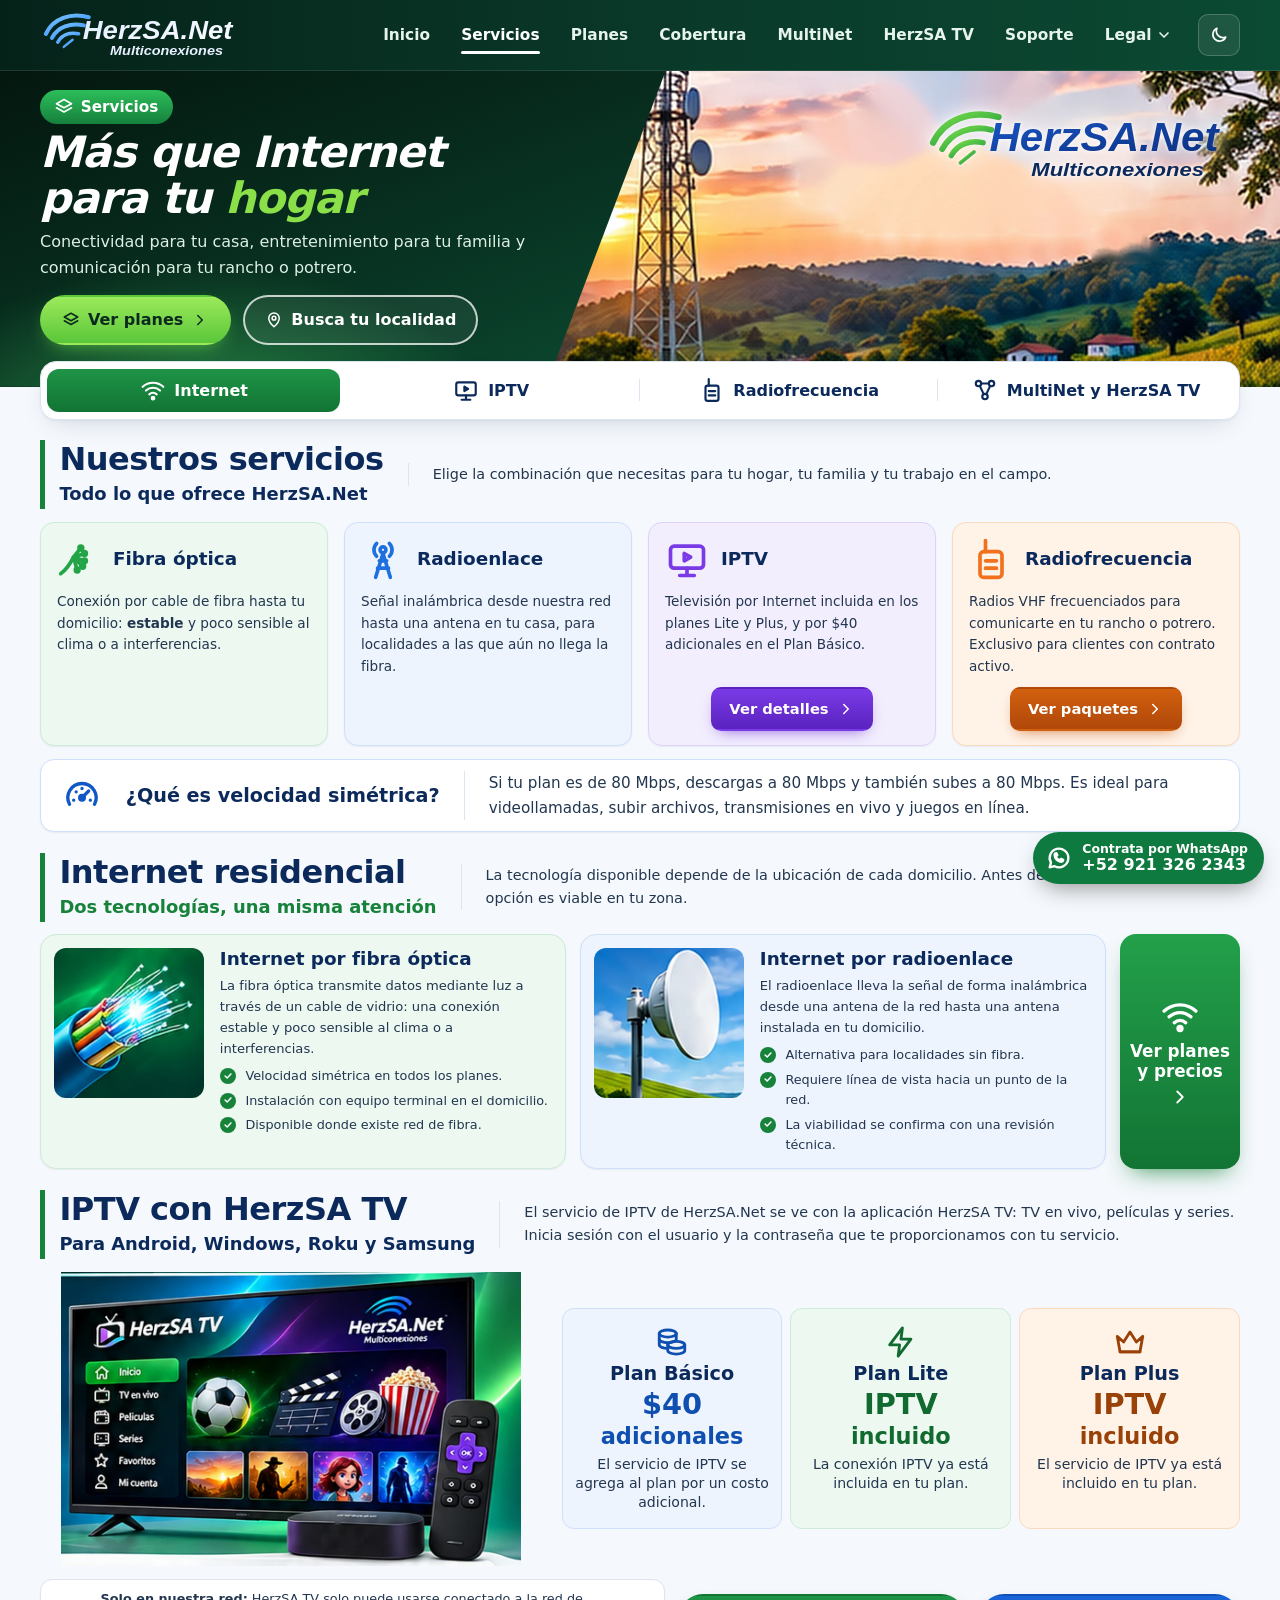
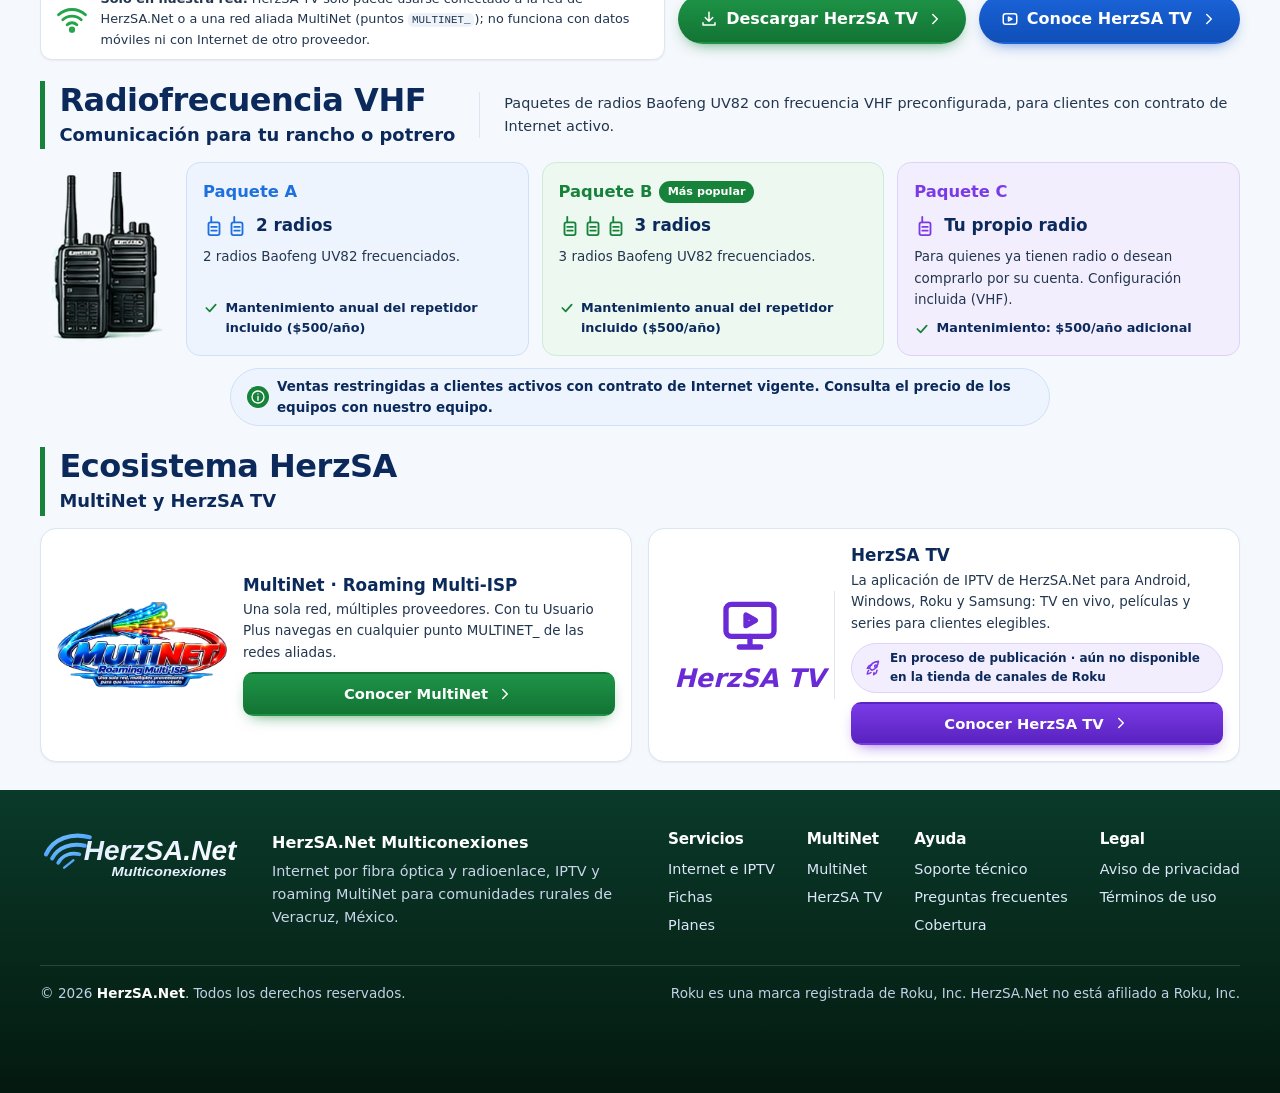
<file: servicios/index.html>
<!doctype html>
<html lang="es-MX">
<head>
  <meta charset="utf-8">
  <meta name="viewport" content="width=device-width, initial-scale=1">
  <title>Servicios | Internet, IPTV y radiofrecuencia – HerzSA.Net</title>
  <meta name="description" content="Servicios de HerzSA.Net: Internet por fibra óptica y radioenlace con velocidad simétrica, IPTV con HerzSA TV, radiofrecuencia VHF y roaming MultiNet.">
  <link rel="canonical" href="https://herzsa.net/servicios/">
  <meta property="og:type" content="website">
  <meta property="og:locale" content="es_MX">
  <meta property="og:site_name" content="HerzSA.Net">
  <meta property="og:title" content="Servicios | Internet, IPTV y radiofrecuencia – HerzSA.Net">
  <meta property="og:description" content="Servicios de HerzSA.Net: Internet por fibra óptica y radioenlace con velocidad simétrica, IPTV con HerzSA TV, radiofrecuencia VHF y roaming MultiNet.">
  <meta property="og:url" content="https://herzsa.net/servicios/">
  <meta name="twitter:card" content="summary">
  <meta name="theme-color" content="#102A43">
  <link rel="icon" href="../favicon.svg" type="image/svg+xml">
  <link rel="preload" as="image" href="../assets/images/logo-herzsa-azul.svg">
  <link rel="stylesheet" href="../assets/css/styles.css">
  <script>try{var t=localStorage.getItem("theme");if(t==="dark"||t==="light")document.documentElement.dataset.theme=t}catch(e){}</script>
  <script type="module" src="../assets/js/main.js"></script>
</head>
<body class="theme-tv">
<a class="skip-link" href="#contenido">Saltar al contenido</a>
<header class="site-header">
  <div class="container header-inner">
    <a class="brand" href="../" aria-label="HerzSA.Net Multiconexiones — inicio">
      <img class="logo-light" src="../assets/images/logo-herzsa-azul.svg" alt="" width="196" height="50">
      <img class="logo-dark" src="../assets/images/logo-herzsa-blanco.svg" alt="" width="196" height="50">
    </a>
    <nav class="nav" id="menu-principal" aria-label="Menú principal">
      <ul>
        <li><a href="../">Inicio</a></li>
        <li><a href="../servicios/" aria-current="page">Servicios</a></li>
        <li><a href="../planes/">Planes</a></li>
        <li><a href="../cobertura/">Cobertura</a></li>
        <li><a href="../multinet/">MultiNet</a></li>
        <li><a href="../herzsa-tv/">HerzSA TV</a></li>
        <li><a href="../soporte/">Soporte</a></li>
        <li class="nav-drop">
          <button type="button" class="nav-drop__btn" aria-expanded="false" aria-controls="menu-legal">Legal<svg viewBox="0 0 24 24" fill="none" stroke="currentColor" stroke-width="2.5" stroke-linecap="round" stroke-linejoin="round" aria-hidden="true" focusable="false"><path d="M6 9l6 6 6-6"/></svg></button>
          <ul class="nav-drop__menu" id="menu-legal">
            <li><a href="../privacidad/">Aviso de privacidad</a></li>
            <li><a href="../terminos/">Términos de uso</a></li>
          </ul>
        </li>
      </ul>
    </nav>
    <button class="icon-btn" type="button" data-theme-toggle aria-pressed="false" aria-label="Cambiar a modo oscuro">
      <svg class="theme-icon-moon" viewBox="0 0 24 24" fill="none" stroke="currentColor" stroke-width="2" stroke-linecap="round" stroke-linejoin="round" aria-hidden="true" focusable="false"><path d="M20 14.5A8 8 0 0 1 9.5 4 8 8 0 1 0 20 14.5z"/></svg>
      <svg class="theme-icon-sun" viewBox="0 0 24 24" fill="none" stroke="currentColor" stroke-width="2" stroke-linecap="round" stroke-linejoin="round" aria-hidden="true" focusable="false"><circle cx="12" cy="12" r="4"/><path d="M12 2v2M12 20v2M4.9 4.9l1.4 1.4M17.7 17.7l1.4 1.4M2 12h2M20 12h2M4.9 19.1l1.4-1.4M17.7 6.3l1.4-1.4"/></svg>
    </button>
    <button class="icon-btn nav-toggle" type="button" data-nav-toggle aria-expanded="false" aria-controls="menu-principal">
      <span class="nav-toggle__text">Menú</span>
      <svg viewBox="0 0 24 24" fill="none" stroke="currentColor" stroke-width="2.5" stroke-linecap="round" stroke-linejoin="round" aria-hidden="true" focusable="false"><path d="M6 9l6 6 6-6"/></svg>
    </button>
  </div>
</header>
<main id="contenido">
  <section class="svc-hero" aria-labelledby="sv-title">
    <div class="svc-hero__photo"><img src="../assets/images/hero-atardecer.webp" alt="" width="1392" height="666" fetchpriority="high"></div>
    <div class="svc-hero__panel" aria-hidden="true"></div>
    <div class="container svc-hero__inner">
      <div class="svc-hero__copy">
        <span class="svc-badge"><svg class="" viewBox="0 0 24 24" fill="none" stroke="currentColor" stroke-width="2" stroke-linecap="round" stroke-linejoin="round" aria-hidden="true" focusable="false"><path d="M12 3l9 5-9 5-9-5z"/><path d="M3 13l9 5 9-5"/></svg>Servicios</span>
        <h1 id="sv-title">Más que Internet <span>para tu <em>hogar</em></span></h1>
        <p>Conectividad para tu casa, entretenimiento para tu familia y comunicación para tu rancho o potrero.</p>
        <div class="actions">
          <a class="btn btn--lime" href="../planes/"><svg class="" viewBox="0 0 24 24" fill="none" stroke="currentColor" stroke-width="2" stroke-linecap="round" stroke-linejoin="round" aria-hidden="true" focusable="false"><path d="M12 3l9 5-9 5-9-5z"/><path d="M3 13l9 5 9-5"/></svg><span>Ver planes</span><svg class="" viewBox="0 0 24 24" fill="none" stroke="currentColor" stroke-width="2" stroke-linecap="round" stroke-linejoin="round" aria-hidden="true" focusable="false"><path d="M9 6l6 6-6 6"/></svg></a>
          <a class="btn btn--outline-light" href="../cobertura/"><svg class="" viewBox="0 0 24 24" fill="none" stroke="currentColor" stroke-width="2" stroke-linecap="round" stroke-linejoin="round" aria-hidden="true" focusable="false"><path d="M12 21s-7-6.2-7-11.5A7 7 0 0 1 19 9.5C19 14.8 12 21 12 21z"/><circle cx="12" cy="9.5" r="2.5"/></svg><span>Busca tu localidad</span></a>
        </div>
      </div>
      <img class="svc-hero__logo" src="../assets/images/logo-herzsa-verde.svg" alt="" width="330" height="84">
    </div>
  </section>

  <div class="container">
    <nav class="svc-tabs" aria-label="Secciones de servicios">
      <a href="#internet" aria-current="true"><svg class="" viewBox="0 0 24 24" fill="none" stroke="currentColor" stroke-width="2" stroke-linecap="round" stroke-linejoin="round" aria-hidden="true" focusable="false"><path d="M2.5 9a14 14 0 0 1 19 0M5.5 12.5a9.5 9.5 0 0 1 13 0M8.6 16a5 5 0 0 1 6.8 0"/><circle cx="12" cy="19.5" r="1.2"/></svg><span>Internet</span></a>
      <a href="#iptv"><svg class="" viewBox="0 0 24 24" fill="none" stroke="currentColor" stroke-width="2" stroke-linecap="round" stroke-linejoin="round" aria-hidden="true" focusable="false"><rect x="3" y="5" width="18" height="12" rx="2"/><path d="M8 21h8M12 17v4"/><path d="M10.5 9v4l3.5-2z"/></svg><span>IPTV</span></a>
      <a href="#radio"><svg class="" viewBox="0 0 24 24" fill="none" stroke="currentColor" stroke-width="2" stroke-linecap="round" stroke-linejoin="round" aria-hidden="true" focusable="false"><rect x="6" y="8" width="12" height="14" rx="2"/><path d="M9 8V2M9 13h6M9 17h6"/></svg><span>Radiofrecuencia</span></a>
      <a href="#ecosistema"><svg class="" viewBox="0 0 24 24" fill="none" stroke="currentColor" stroke-width="2" stroke-linecap="round" stroke-linejoin="round" aria-hidden="true" focusable="false"><circle cx="6" cy="6" r="2.5"/><circle cx="18" cy="6" r="2.5"/><circle cx="12" cy="18" r="2.5"/><path d="M8.5 6h7M7.2 8.2l3.6 7.6M16.8 8.2l-3.6 7.6"/></svg><span>MultiNet y HerzSA TV</span></a>
    </nav>
  </div>

  <section class="sv-block" id="internet" aria-labelledby="int-title">
    <div class="container">
      <div class="head-row">
        <div class="bar-head bar-head--green"><h2 id="int-title">Nuestros servicios</h2><p>Todo lo que ofrece HerzSA.Net</p></div>
        <p class="head-row__desc">Elige la combinación que necesitas para tu hogar, tu familia y tu trabajo en el campo.</p>
      </div>
      <div class="svc-grid">
        <article class="svc svc--green">
          <div class="svc__top"><svg class="" viewBox="0 0 24 24" fill="none" stroke="currentColor" stroke-width="2" stroke-linecap="round" stroke-linejoin="round" aria-hidden="true" focusable="false"><path d="M2 20c3-2 5-5 7-9"/><path d="M9 11l4-5M9 11l6-2M9 11l6 2M9 11l5 5M9 11l2 7"/><circle cx="13" cy="6" r="1"/><circle cx="15" cy="9" r="1"/><circle cx="15" cy="13" r="1"/><circle cx="14" cy="16" r="1"/><circle cx="11" cy="18" r="1"/></svg><h3>Fibra óptica</h3></div>
          <p>Conexión por cable de fibra hasta tu domicilio: <strong>estable</strong> y poco sensible al clima o a interferencias.</p>
        </article>
        <article class="svc svc--blue">
          <div class="svc__top"><svg class="" viewBox="0 0 24 24" fill="none" stroke="currentColor" stroke-width="2" stroke-linecap="round" stroke-linejoin="round" aria-hidden="true" focusable="false"><path d="M12 9l-4 13M12 9l4 13M9 17h6M10 13h4"/><circle cx="12" cy="7" r="1.6"/><path d="M8.5 3.5a5 5 0 0 0 0 7M15.5 3.5a5 5 0 0 1 0 7"/></svg><h3>Radioenlace</h3></div>
          <p>Señal inalámbrica desde nuestra red hasta una antena en tu casa, para localidades a las que aún no llega la fibra.</p>
        </article>
        <article class="svc svc--purple">
          <div class="svc__top"><svg class="" viewBox="0 0 24 24" fill="none" stroke="currentColor" stroke-width="2" stroke-linecap="round" stroke-linejoin="round" aria-hidden="true" focusable="false"><rect x="3" y="5" width="18" height="12" rx="2"/><path d="M8 21h8M12 17v4"/><path d="M10.5 9v4l3.5-2z"/></svg><h3>IPTV</h3></div>
          <p>Televisión por Internet incluida en los planes Lite y Plus, y por $40 adicionales en el Plan Básico.</p>
          <a class="btn btn--purple btn--sm" href="#iptv"><span>Ver detalles</span><svg class="" viewBox="0 0 24 24" fill="none" stroke="currentColor" stroke-width="2" stroke-linecap="round" stroke-linejoin="round" aria-hidden="true" focusable="false"><path d="M9 6l6 6-6 6"/></svg></a>
        </article>
        <article class="svc svc--orange">
          <div class="svc__top"><svg class="" viewBox="0 0 24 24" fill="none" stroke="currentColor" stroke-width="2" stroke-linecap="round" stroke-linejoin="round" aria-hidden="true" focusable="false"><rect x="6" y="8" width="12" height="14" rx="2"/><path d="M9 8V2M9 13h6M9 17h6"/></svg><h3>Radiofrecuencia</h3></div>
          <p>Radios VHF frecuenciados para comunicarte en tu rancho o potrero. Exclusivo para clientes con contrato activo.</p>
          <a class="btn btn--orange btn--sm" href="#radio"><span>Ver paquetes</span><svg class="" viewBox="0 0 24 24" fill="none" stroke="currentColor" stroke-width="2" stroke-linecap="round" stroke-linejoin="round" aria-hidden="true" focusable="false"><path d="M9 6l6 6-6 6"/></svg></a>
        </article>
      </div>
      <div class="sym sym--compact">
        <svg class="" viewBox="0 0 24 24" fill="none" stroke="currentColor" stroke-width="2" stroke-linecap="round" stroke-linejoin="round" aria-hidden="true" focusable="false"><path d="M4.5 17a8.5 8.5 0 1 1 15 0"/><path d="M12 13l4-4"/><circle cx="12" cy="13" r="1.4"/><path d="M7 14.5h.01M8.5 9.5h.01M12 7.5h.01M17 14.5h.01"/></svg>
        <h3>¿Qué es velocidad simétrica?</h3>
        <span class="sym__div" aria-hidden="true"></span>
        <p>Si tu plan es de 80 Mbps, descargas a 80 Mbps y también subes a 80 Mbps. Es ideal para videollamadas, subir archivos, transmisiones en vivo y juegos en línea.</p>
      </div>
    </div>
  </section>

  <section class="sv-block" aria-labelledby="tec-title">
    <div class="container">
      <div class="head-row">
        <div class="bar-head bar-head--green"><h2 id="tec-title">Internet residencial</h2><p class="green-sub">Dos tecnologías, una misma atención</p></div>
        <p class="head-row__desc">La tecnología disponible depende de la ubicación de cada domicilio. Antes de contratar revisamos qué opción es viable en tu zona.</p>
      </div>
      <div class="res-row">
        <article class="res-card">
          <img src="../assets/images/servicio-fibra.webp" alt="Cable de fibra óptica con sus hilos iluminados" width="402" height="384">
          <div>
            <h3>Internet por fibra óptica</h3>
            <p>La fibra óptica transmite datos mediante luz a través de un cable de vidrio: una conexión estable y poco sensible al clima o a interferencias.</p>
            <ul class="check-list check-list--sm">
              <li>Velocidad simétrica en todos los planes.</li>
              <li>Instalación con equipo terminal en el domicilio.</li>
              <li>Disponible donde existe red de fibra.</li>
            </ul>
          </div>
        </article>
        <article class="res-card">
          <img src="../assets/images/servicio-radioenlace.webp" alt="Antena de radioenlace instalada en un poste" width="354" height="390">
          <div>
            <h3>Internet por radioenlace</h3>
            <p>El radioenlace lleva la señal de forma inalámbrica desde una antena de la red hasta una antena instalada en tu domicilio.</p>
            <ul class="check-list check-list--sm">
              <li>Alternativa para localidades sin fibra.</li>
              <li>Requiere línea de vista hacia un punto de la red.</li>
              <li>La viabilidad se confirma con una revisión técnica.</li>
            </ul>
          </div>
        </article>
        <a class="cta-tile" href="../planes/"><svg class="" viewBox="0 0 24 24" fill="none" stroke="currentColor" stroke-width="2" stroke-linecap="round" stroke-linejoin="round" aria-hidden="true" focusable="false"><path d="M2.5 9a14 14 0 0 1 19 0M5.5 12.5a9.5 9.5 0 0 1 13 0M8.6 16a5 5 0 0 1 6.8 0"/><circle cx="12" cy="19.5" r="1.2"/></svg><span>Ver planes<br>y precios</span><svg class="" viewBox="0 0 24 24" fill="none" stroke="currentColor" stroke-width="2" stroke-linecap="round" stroke-linejoin="round" aria-hidden="true" focusable="false"><path d="M9 6l6 6-6 6"/></svg></a>
      </div>
    </div>
  </section>

  <section class="sv-block" id="iptv" aria-labelledby="iptv-title">
    <div class="container">
      <div class="head-row">
        <div class="bar-head bar-head--green"><h2 id="iptv-title">IPTV con HerzSA TV</h2><p>Para Android, Windows, Roku y Samsung</p></div>
        <p class="head-row__desc">El servicio de IPTV de HerzSA.Net se ve con la aplicación HerzSA TV: TV en vivo, películas y series. Inicia sesión con el usuario y la contraseña que te proporcionamos con tu servicio.</p>
      </div>
      <div class="iptv-row">
        <img class="iptv-row__img" src="../assets/images/herzsa-tv-pantalla.webp" alt="Televisor mostrando la aplicación HerzSA TV" width="1000" height="640">
        <div class="tv-plans tv-plans--lg">
          <article class="tv-plan tv-plan--blue"><svg class="" viewBox="0 0 24 24" fill="none" stroke="currentColor" stroke-width="2" stroke-linecap="round" stroke-linejoin="round" aria-hidden="true" focusable="false"><ellipse cx="9" cy="6" rx="6" ry="2.5"/><path d="M3 6v4c0 1.4 2.7 2.5 6 2.5s6-1.1 6-2.5V6"/><path d="M3 10v4c0 1.4 2.7 2.5 6 2.5"/><ellipse cx="15" cy="14" rx="6" ry="2.5"/><path d="M9 14v4c0 1.4 2.7 2.5 6 2.5s6-1.1 6-2.5v-4"/></svg><h3>Plan Básico</h3><p class="tv-plan__big">$40<br><small>adicionales</small></p><p>El servicio de IPTV se agrega al plan por un costo adicional.</p></article>
          <article class="tv-plan tv-plan--green"><svg class="" viewBox="0 0 24 24" fill="none" stroke="currentColor" stroke-width="2" stroke-linecap="round" stroke-linejoin="round" aria-hidden="true" focusable="false"><path d="M13 2L4 14h7l-1 8 9-12h-7z"/></svg><h3>Plan Lite</h3><p class="tv-plan__big">IPTV<br><small>incluido</small></p><p>La conexión IPTV ya está incluida en tu plan.</p></article>
          <article class="tv-plan tv-plan--orange"><svg class="" viewBox="0 0 24 24" fill="none" stroke="currentColor" stroke-width="2" stroke-linecap="round" stroke-linejoin="round" aria-hidden="true" focusable="false"><path d="M3 8l4.5 4L12 5l4.5 7L21 8l-2 11H5z"/><path d="M5 19h14"/></svg><h3>Plan Plus</h3><p class="tv-plan__big">IPTV<br><small>incluido</small></p><p>El servicio de IPTV ya está incluido en tu plan.</p></article>
        </div>
      </div>
      <div class="iptv-foot">
        <p class="iptv-net"><svg class="" viewBox="0 0 24 24" fill="none" stroke="currentColor" stroke-width="2" stroke-linecap="round" stroke-linejoin="round" aria-hidden="true" focusable="false"><path d="M2.5 9a14 14 0 0 1 19 0M5.5 12.5a9.5 9.5 0 0 1 13 0M8.6 16a5 5 0 0 1 6.8 0"/><circle cx="12" cy="19.5" r="1.2"/></svg><span><strong>Solo en nuestra red:</strong> HerzSA TV solo puede usarse conectado a la red de HerzSA.Net o a una red aliada MultiNet (puntos <code>MULTINET_</code>); no funciona con datos móviles ni con Internet de otro proveedor.</span></p>
        <a class="btn btn--green" href="../herzsa-tv/descargar/"><svg class="" viewBox="0 0 24 24" fill="none" stroke="currentColor" stroke-width="2" stroke-linecap="round" stroke-linejoin="round" aria-hidden="true" focusable="false"><path d="M12 3v12M7 10l5 5 5-5"/><path d="M4 17v3h16v-3"/></svg><span>Descargar HerzSA TV</span><svg class="" viewBox="0 0 24 24" fill="none" stroke="currentColor" stroke-width="2" stroke-linecap="round" stroke-linejoin="round" aria-hidden="true" focusable="false"><path d="M9 6l6 6-6 6"/></svg></a>
        <a class="btn" href="../herzsa-tv/"><svg class="" viewBox="0 0 24 24" fill="none" stroke="currentColor" stroke-width="2" stroke-linecap="round" stroke-linejoin="round" aria-hidden="true" focusable="false"><rect x="3" y="5" width="18" height="14" rx="3"/><path d="M10 9.5v5l4.5-2.5z"/></svg><span>Conoce HerzSA TV</span><svg class="" viewBox="0 0 24 24" fill="none" stroke="currentColor" stroke-width="2" stroke-linecap="round" stroke-linejoin="round" aria-hidden="true" focusable="false"><path d="M9 6l6 6-6 6"/></svg></a>
      </div>
    </div>
  </section>

  <section class="sv-block" id="radio" aria-labelledby="radio-title">
    <div class="container">
      <div class="head-row">
        <div class="bar-head bar-head--green"><h2 id="radio-title">Radiofrecuencia VHF</h2><p>Comunicación para tu rancho o potrero</p></div>
        <p class="head-row__desc">Paquetes de radios Baofeng UV82 con frecuencia VHF preconfigurada, para clientes con contrato de Internet activo.</p>
      </div>
      <div class="radio-row">
        <img class="radio-row__img" src="../assets/images/servicio-radios.webp" alt="Dos radios portátiles VHF" width="336" height="486">
        <div class="pkgs pkgs--row" data-radio>
          <p>Paquete A: 2 radios. Paquete B: 3 radios. Paquete C: tu propio radio.</p>
        </div>
      </div>
      <p class="info-pill"><svg class="" viewBox="0 0 24 24" fill="none" stroke="currentColor" stroke-width="2" stroke-linecap="round" stroke-linejoin="round" aria-hidden="true" focusable="false"><circle cx="12" cy="12" r="9"/><path d="M12 11v6M12 7.5v.01"/></svg><span>Ventas restringidas a clientes activos con contrato de Internet vigente. Consulta el precio de los equipos con nuestro equipo.</span></p>
    </div>
  </section>

  <section class="sv-block sv-block--last" id="ecosistema" aria-labelledby="eco-title">
    <div class="container">
      <div class="bar-head bar-head--green"><h2 id="eco-title">Ecosistema HerzSA</h2><p>MultiNet y HerzSA TV</p></div>
      <div class="eco2-row">
        <article class="eco2">
          <img src="../assets/images/multinet.webp" alt="Logotipo de MultiNet, Roaming Multi-ISP" width="900" height="454">
          <div>
            <h3>MultiNet · Roaming Multi-ISP</h3>
            <p>Una sola red, múltiples proveedores. Con tu Usuario Plus navegas en cualquier punto MULTINET_ de las redes aliadas.</p>
            <a class="btn btn--green btn--sm" href="../multinet/"><span>Conocer MultiNet</span><svg class="" viewBox="0 0 24 24" fill="none" stroke="currentColor" stroke-width="2" stroke-linecap="round" stroke-linejoin="round" aria-hidden="true" focusable="false"><path d="M9 6l6 6-6 6"/></svg></a>
          </div>
        </article>
        <article class="eco2">
          <span class="eco2__tv"><svg class="" viewBox="0 0 24 24" fill="none" stroke="currentColor" stroke-width="2" stroke-linecap="round" stroke-linejoin="round" aria-hidden="true" focusable="false"><rect x="3" y="5" width="18" height="12" rx="2"/><path d="M8 21h8M12 17v4"/><path d="M10.5 9v4l3.5-2z"/></svg><span>HerzSA TV</span></span>
          <div>
            <h3>HerzSA TV</h3>
            <p>La aplicación de IPTV de HerzSA.Net para Android, Windows, Roku y Samsung: TV en vivo, películas y series para clientes elegibles.</p>
            <p class="eco2__pill"><svg class="" viewBox="0 0 24 24" fill="none" stroke="currentColor" stroke-width="2" stroke-linecap="round" stroke-linejoin="round" aria-hidden="true" focusable="false"><path d="M5 15c-1.5 1.5-2 5-2 5s3.5-.5 5-2"/><path d="M9 15l-3-3c1-4 4.5-8 12-9-1 7.5-5 11-9 12z"/><circle cx="14.5" cy="9.5" r="1.6"/><path d="M6 12l-3 .5 2.5-3.5L9 8M12 18l-.5 3 3.5-2.5L16 15"/></svg><span data-app-status="roku">En proceso de publicación · aún no disponible en la tienda de canales de Roku</span></p>
            <a class="btn btn--purple btn--sm" href="../herzsa-tv/"><span>Conocer HerzSA TV</span><svg class="" viewBox="0 0 24 24" fill="none" stroke="currentColor" stroke-width="2" stroke-linecap="round" stroke-linejoin="round" aria-hidden="true" focusable="false"><path d="M9 6l6 6-6 6"/></svg></a>
          </div>
        </article>
      </div>
    </div>
  </section>

</main>
<footer class="site-footer">
  <div class="container">
    <div class="footer-grid">
      <img class="footer-logo" src="../assets/images/logo-herzsa-blanco.svg" alt="HerzSA.Net Multiconexiones" width="200" height="51">
      <div class="footer-about">
        <strong>HerzSA.Net Multiconexiones</strong>
        <p>Internet por fibra óptica y radioenlace, IPTV y roaming MultiNet para comunidades rurales de Veracruz, México.</p>
        <div data-social hidden><h2 class="visually-hidden">Redes sociales</h2></div>
      </div>
      <nav aria-label="Servicios">
        <h2>Servicios</h2>
        <ul>
          <li><a href="../servicios/">Internet e IPTV</a></li>
          <li><a href="../planes/#fichas">Fichas</a></li>
          <li><a href="../planes/">Planes</a></li>
        </ul>
      </nav>
      <nav aria-label="MultiNet y HerzSA TV">
        <h2>MultiNet</h2>
        <ul>
          <li><a href="../multinet/">MultiNet</a></li>
          <li><a href="../herzsa-tv/">HerzSA TV</a></li>
        </ul>
      </nav>
      <nav aria-label="Ayuda">
        <h2>Ayuda</h2>
        <ul>
          <li><a href="../soporte/">Soporte técnico</a></li>
          <li><a href="../soporte/">Preguntas frecuentes</a></li>
          <li><a href="../cobertura/">Cobertura</a></li>
        </ul>
      </nav>
      <nav aria-label="Legal">
        <h2>Legal</h2>
        <ul>
          <li><a href="../privacidad/">Aviso de privacidad</a></li>
          <li><a href="../terminos/">Términos de uso</a></li>
        </ul>
      </nav>
    </div>
    <div class="footer-bottom">
      <p>© <span data-year>2026</span> <strong>HerzSA.Net</strong>. Todos los derechos reservados.</p>
      <p>Roku es una marca registrada de Roku, Inc. HerzSA.Net no está afiliado a Roku, Inc.</p>
    </div>
  </div>
</footer>
<aside aria-label="Contratar por WhatsApp">
<a class="wa-float" data-contact="whatsapp-contratar" hidden>
  <svg viewBox="0 0 24 24" fill="none" stroke="currentColor" stroke-width="2" stroke-linecap="round" stroke-linejoin="round" aria-hidden="true" focusable="false"><path d="M20 12a8 8 0 0 1-11.8 7L4 20l1.1-4A8 8 0 1 1 20 12z"/><path d="M9 9.5c.3 1.8 1.7 3.6 3.6 4.4l1.2-1.1 1.8.8c0 1-.8 1.6-1.6 1.6A6 6 0 0 1 8.2 9.4c0-.8.6-1.6 1.6-1.6l.8 1.8z"/></svg>
  <span class="wa-float__text"><span class="wa-float__label">Contrata por WhatsApp</span><span class="wa-float__num" data-cfg="contact.whatsapp"></span></span>
</a>
</aside>
</body>
</html>
</file>
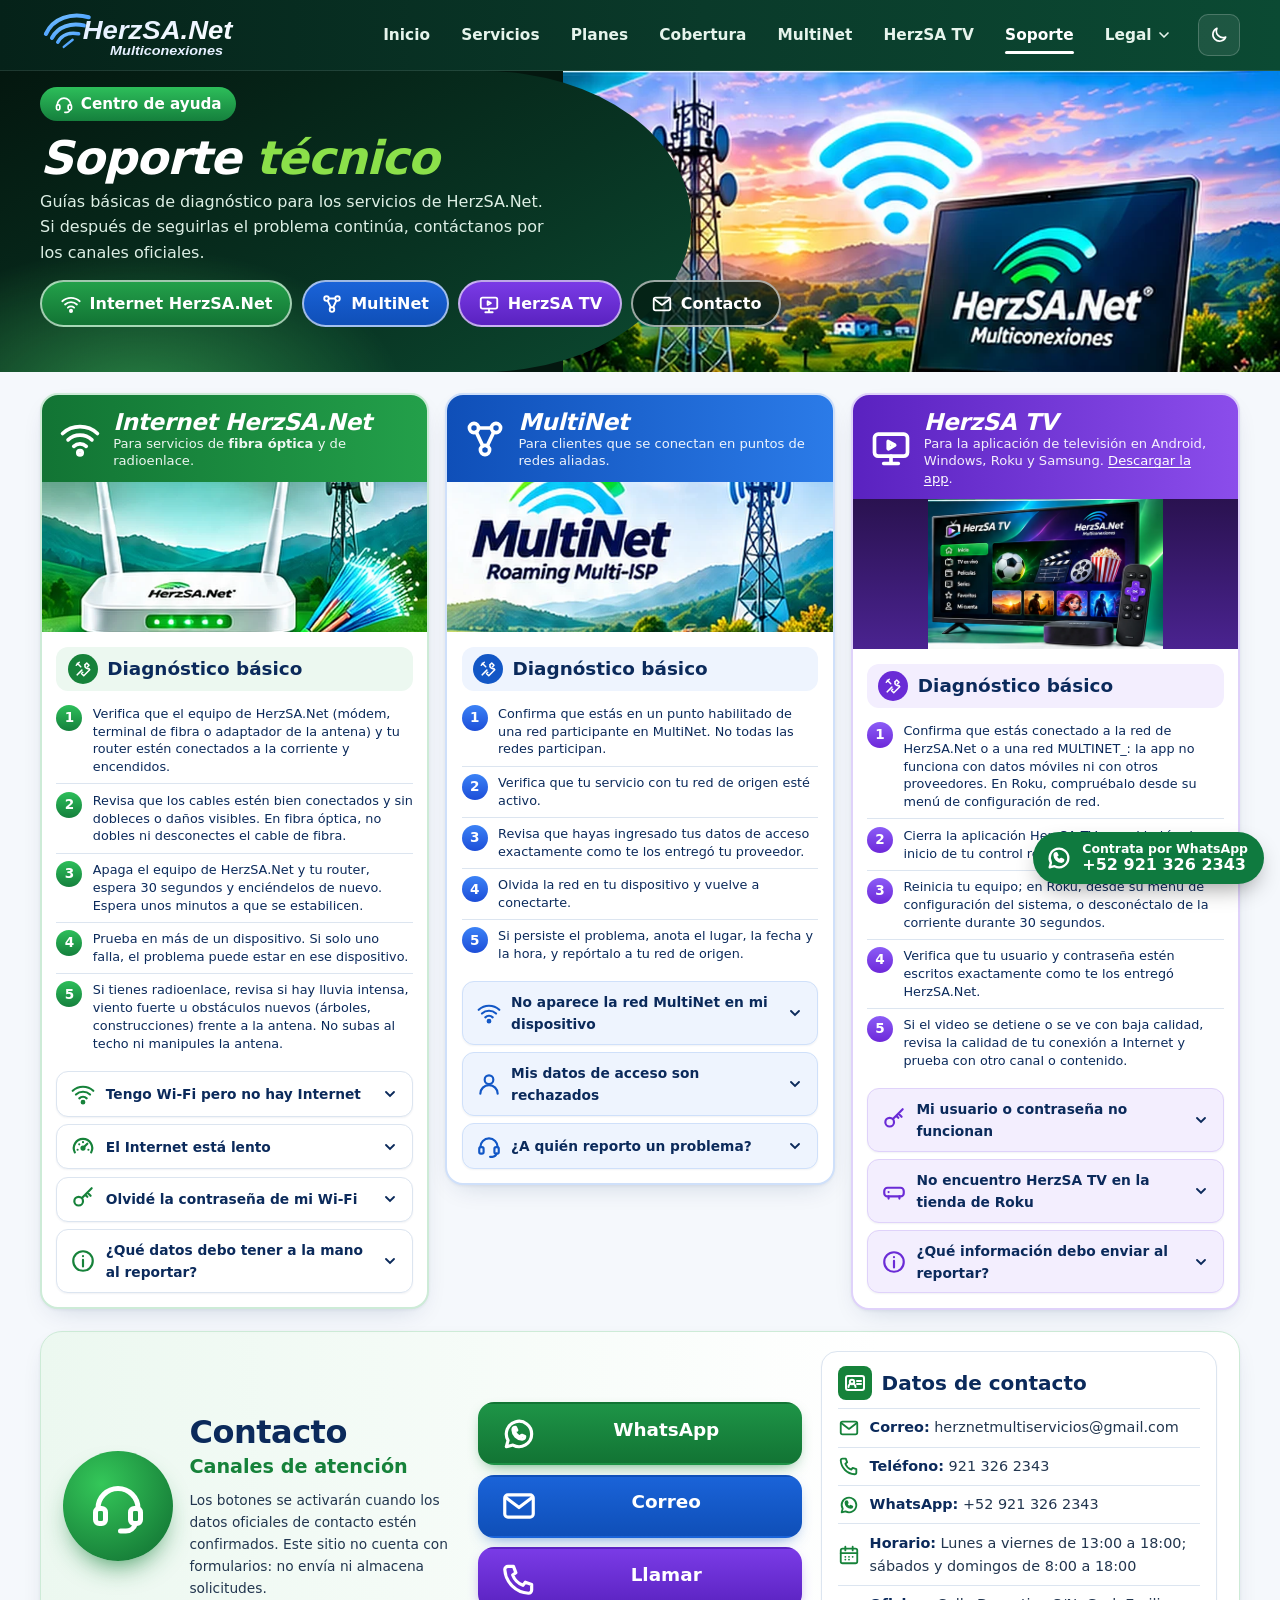
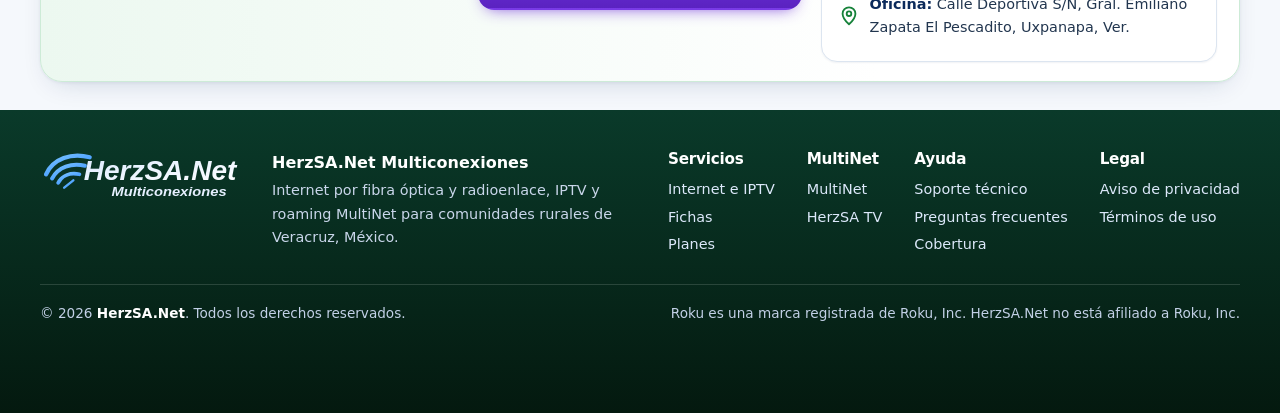
<file: soporte/index.html>
<!doctype html>
<html lang="es-MX">
<head>
  <meta charset="utf-8">
  <meta name="viewport" content="width=device-width, initial-scale=1">
  <title>Soporte técnico | HerzSA.Net, MultiNet y HerzSA TV</title>
  <meta name="description" content="Centro de ayuda de HerzSA.Net: diagnóstico básico de Internet, MultiNet y HerzSA TV, preguntas frecuentes y canales de contacto.">
  <link rel="canonical" href="https://herzsa.net/soporte/">
  <meta property="og:type" content="website">
  <meta property="og:locale" content="es_MX">
  <meta property="og:site_name" content="HerzSA.Net">
  <meta property="og:title" content="Soporte técnico | HerzSA.Net, MultiNet y HerzSA TV">
  <meta property="og:description" content="Centro de ayuda de HerzSA.Net: diagnóstico básico de Internet, MultiNet y HerzSA TV, preguntas frecuentes y canales de contacto.">
  <meta property="og:url" content="https://herzsa.net/soporte/">
  <meta name="twitter:card" content="summary">
  <meta name="theme-color" content="#102A43">
  <link rel="icon" href="../favicon.svg" type="image/svg+xml">
  <link rel="preload" as="image" href="../assets/images/logo-herzsa-azul.svg">
  <link rel="stylesheet" href="../assets/css/styles.css">
  <script>try{var t=localStorage.getItem("theme");if(t==="dark"||t==="light")document.documentElement.dataset.theme=t}catch(e){}</script>
  <script type="module" src="../assets/js/main.js"></script>
</head>
<body class="theme-tv">
<a class="skip-link" href="#contenido">Saltar al contenido</a>
<header class="site-header">
  <div class="container header-inner">
    <a class="brand" href="../" aria-label="HerzSA.Net Multiconexiones — inicio">
      <img class="logo-light" src="../assets/images/logo-herzsa-azul.svg" alt="" width="196" height="50">
      <img class="logo-dark" src="../assets/images/logo-herzsa-blanco.svg" alt="" width="196" height="50">
    </a>
    <nav class="nav" id="menu-principal" aria-label="Menú principal">
      <ul>
        <li><a href="../">Inicio</a></li>
        <li><a href="../servicios/">Servicios</a></li>
        <li><a href="../planes/">Planes</a></li>
        <li><a href="../cobertura/">Cobertura</a></li>
        <li><a href="../multinet/">MultiNet</a></li>
        <li><a href="../herzsa-tv/">HerzSA TV</a></li>
        <li><a href="../soporte/" aria-current="page">Soporte</a></li>
        <li class="nav-drop">
          <button type="button" class="nav-drop__btn" aria-expanded="false" aria-controls="menu-legal">Legal<svg viewBox="0 0 24 24" fill="none" stroke="currentColor" stroke-width="2.5" stroke-linecap="round" stroke-linejoin="round" aria-hidden="true" focusable="false"><path d="M6 9l6 6 6-6"/></svg></button>
          <ul class="nav-drop__menu" id="menu-legal">
            <li><a href="../privacidad/">Aviso de privacidad</a></li>
            <li><a href="../terminos/">Términos de uso</a></li>
          </ul>
        </li>
      </ul>
    </nav>
    <button class="icon-btn" type="button" data-theme-toggle aria-pressed="false" aria-label="Cambiar a modo oscuro">
      <svg class="theme-icon-moon" viewBox="0 0 24 24" fill="none" stroke="currentColor" stroke-width="2" stroke-linecap="round" stroke-linejoin="round" aria-hidden="true" focusable="false"><path d="M20 14.5A8 8 0 0 1 9.5 4 8 8 0 1 0 20 14.5z"/></svg>
      <svg class="theme-icon-sun" viewBox="0 0 24 24" fill="none" stroke="currentColor" stroke-width="2" stroke-linecap="round" stroke-linejoin="round" aria-hidden="true" focusable="false"><circle cx="12" cy="12" r="4"/><path d="M12 2v2M12 20v2M4.9 4.9l1.4 1.4M17.7 17.7l1.4 1.4M2 12h2M20 12h2M4.9 19.1l1.4-1.4M17.7 6.3l1.4-1.4"/></svg>
    </button>
    <button class="icon-btn nav-toggle" type="button" data-nav-toggle aria-expanded="false" aria-controls="menu-principal">
      <span class="nav-toggle__text">Menú</span>
      <svg viewBox="0 0 24 24" fill="none" stroke="currentColor" stroke-width="2.5" stroke-linecap="round" stroke-linejoin="round" aria-hidden="true" focusable="false"><path d="M6 9l6 6 6-6"/></svg>
    </button>
  </div>
</header>
<main id="contenido">
  <section class="sp-hero" aria-labelledby="sop-title">
    <div class="sp-hero__photo"><img src="../assets/images/soporte-portada.webp" alt="" width="928" height="396" fetchpriority="high"></div>
    <div class="pl-hero__panel" aria-hidden="true"></div>
    <div class="container pl-hero__inner">
      <span class="svc-badge"><svg class="" viewBox="0 0 24 24" fill="none" stroke="currentColor" stroke-width="2" stroke-linecap="round" stroke-linejoin="round" aria-hidden="true" focusable="false"><path d="M4 13a8 8 0 0 1 16 0"/><rect x="3" y="13" width="4" height="6" rx="1.5"/><rect x="17" y="13" width="4" height="6" rx="1.5"/><path d="M19 19a4 4 0 0 1-4 3h-2"/></svg>Centro de ayuda</span>
      <h1 id="sop-title">Soporte <span>técnico</span></h1>
      <p>Guías básicas de diagnóstico para los servicios de HerzSA.Net. Si después de seguirlas el problema continúa, contáctanos por los canales oficiales.</p>
      <nav class="sp-cats" aria-label="Categorías de soporte">
        <a class="sp-cat sp-cat--green" href="#internet"><svg class="" viewBox="0 0 24 24" fill="none" stroke="currentColor" stroke-width="2" stroke-linecap="round" stroke-linejoin="round" aria-hidden="true" focusable="false"><path d="M2.5 9a14 14 0 0 1 19 0M5.5 12.5a9.5 9.5 0 0 1 13 0M8.6 16a5 5 0 0 1 6.8 0"/><circle cx="12" cy="19.5" r="1.2"/></svg><span>Internet HerzSA.Net</span></a>
        <a class="sp-cat sp-cat--blue" href="#multinet"><svg class="" viewBox="0 0 24 24" fill="none" stroke="currentColor" stroke-width="2" stroke-linecap="round" stroke-linejoin="round" aria-hidden="true" focusable="false"><circle cx="6" cy="6" r="2.5"/><circle cx="18" cy="6" r="2.5"/><circle cx="12" cy="18" r="2.5"/><path d="M8.5 6h7M7.2 8.2l3.6 7.6M16.8 8.2l-3.6 7.6"/></svg><span>MultiNet</span></a>
        <a class="sp-cat sp-cat--purple" href="#herzsa-tv"><svg class="" viewBox="0 0 24 24" fill="none" stroke="currentColor" stroke-width="2" stroke-linecap="round" stroke-linejoin="round" aria-hidden="true" focusable="false"><rect x="3" y="5" width="18" height="12" rx="2"/><path d="M8 21h8M12 17v4"/><path d="M10.5 9v4l3.5-2z"/></svg><span>HerzSA TV</span></a>
        <a class="sp-cat sp-cat--dark" href="#contacto"><svg class="" viewBox="0 0 24 24" fill="none" stroke="currentColor" stroke-width="2" stroke-linecap="round" stroke-linejoin="round" aria-hidden="true" focusable="false"><rect x="3" y="5" width="18" height="14" rx="2"/><path d="M3.5 6.5l8.5 6.5 8.5-6.5"/></svg><span>Contacto</span></a>
      </nav>
    </div>
  </section>

  <section class="sv-block" aria-label="Guías de diagnóstico">
    <div class="container sp-cols">
      <article class="sp-col sp-col--green" id="internet" aria-labelledby="internet-t">
        <div class="sp-col__band"><svg class="" viewBox="0 0 24 24" fill="none" stroke="currentColor" stroke-width="2" stroke-linecap="round" stroke-linejoin="round" aria-hidden="true" focusable="false"><path d="M2.5 9a14 14 0 0 1 19 0M5.5 12.5a9.5 9.5 0 0 1 13 0M8.6 16a5 5 0 0 1 6.8 0"/><circle cx="12" cy="19.5" r="1.2"/></svg><div><h2 id="internet-t">Internet HerzSA.Net</h2><p>Para servicios de <strong>fibra óptica</strong> y de radioenlace.</p></div></div>
        <div class="sp-col__img"><img src="../assets/images/soporte-internet.webp" alt="Router de HerzSA.Net con cable de fibra óptica" width="656" height="332"></div>
        <div class="sp-col__body">
          <h3 class="sp-diag"><svg class="" viewBox="0 0 24 24" fill="none" stroke="currentColor" stroke-width="2" stroke-linecap="round" stroke-linejoin="round" aria-hidden="true" focusable="false"><path d="M14.7 6.3a4 4 0 0 0 5 5L21 13l-8 8-3-3 1.7-1.7"/><path d="M14.7 6.3L17 4l3 3-2.3 2.3M3 21l7.5-7.5M4 4l5 5M3 7l4-4"/></svg>Diagnóstico básico</h3>
          <ol class="sp-steps">
            <li><span class="sp-n">1</span><span>Verifica que el equipo de HerzSA.Net (módem, terminal de fibra o adaptador de la antena) y tu router estén conectados a la corriente y encendidos.</span></li>
            <li><span class="sp-n">2</span><span>Revisa que los cables estén bien conectados y sin dobleces o daños visibles. En fibra óptica, no dobles ni desconectes el cable de fibra.</span></li>
            <li><span class="sp-n">3</span><span>Apaga el equipo de HerzSA.Net y tu router, espera 30 segundos y enciéndelos de nuevo. Espera unos minutos a que se estabilicen.</span></li>
            <li><span class="sp-n">4</span><span>Prueba en más de un dispositivo. Si solo uno falla, el problema puede estar en ese dispositivo.</span></li>
            <li><span class="sp-n">5</span><span>Si tienes radioenlace, revisa si hay lluvia intensa, viento fuerte u obstáculos nuevos (árboles, construcciones) frente a la antena. No subas al techo ni manipules la antena.</span></li>
          </ol>
          <div class="sp-faq">
          <details><summary><svg class="" viewBox="0 0 24 24" fill="none" stroke="currentColor" stroke-width="2" stroke-linecap="round" stroke-linejoin="round" aria-hidden="true" focusable="false"><path d="M2.5 9a14 14 0 0 1 19 0M5.5 12.5a9.5 9.5 0 0 1 13 0M8.6 16a5 5 0 0 1 6.8 0"/><circle cx="12" cy="19.5" r="1.2"/></svg><span>Tengo Wi-Fi pero no hay Internet</span></summary><div><p>Reinicia el equipo de HerzSA.Net y tu router como se indica en el diagnóstico. Si continúa, puede tratarse de una falla en la red; repórtala a soporte.</p></div></details>
          <details><summary><svg class="" viewBox="0 0 24 24" fill="none" stroke="currentColor" stroke-width="2" stroke-linecap="round" stroke-linejoin="round" aria-hidden="true" focusable="false"><path d="M4.5 17a8.5 8.5 0 1 1 15 0"/><path d="M12 13l4-4"/><circle cx="12" cy="13" r="1.4"/><path d="M7 14.5h.01M8.5 9.5h.01M12 7.5h.01M17 14.5h.01"/></svg><span>El Internet está lento</span></summary><div><p>Acércate al router o prueba con un cable de red. Muchos dispositivos usando video al mismo tiempo pueden reducir la velocidad disponible para cada uno. Si la lentitud es constante, repórtala indicando el horario en que ocurre.</p></div></details>
          <details><summary><svg class="" viewBox="0 0 24 24" fill="none" stroke="currentColor" stroke-width="2" stroke-linecap="round" stroke-linejoin="round" aria-hidden="true" focusable="false"><circle cx="8" cy="14" r="4"/><path d="M11 11l9-9M16 6l3 3M14 8l2 2"/></svg><span>Olvidé la contraseña de mi Wi-Fi</span></summary><div><p>Contacta a soporte para que te ayuden a recuperarla o cambiarla. Por seguridad se verificará que seas titular del servicio.</p></div></details>
          <details><summary><svg class="" viewBox="0 0 24 24" fill="none" stroke="currentColor" stroke-width="2" stroke-linecap="round" stroke-linejoin="round" aria-hidden="true" focusable="false"><circle cx="12" cy="12" r="9"/><path d="M12 11v6M12 7.5v.01"/></svg><span>¿Qué datos debo tener a la mano al reportar?</span></summary><div><p>Nombre del titular, localidad, tipo de servicio (fibra o radioenlace), desde cuándo ocurre el problema y qué pasos ya realizaste. No compartas contraseñas ni datos bancarios.</p></div></details>
          </div>
        </div>
      </article>
      <article class="sp-col sp-col--blue" id="multinet" aria-labelledby="multinet-t">
        <div class="sp-col__band"><svg class="" viewBox="0 0 24 24" fill="none" stroke="currentColor" stroke-width="2" stroke-linecap="round" stroke-linejoin="round" aria-hidden="true" focusable="false"><circle cx="6" cy="6" r="2.5"/><circle cx="18" cy="6" r="2.5"/><circle cx="12" cy="18" r="2.5"/><path d="M8.5 6h7M7.2 8.2l3.6 7.6M16.8 8.2l-3.6 7.6"/></svg><div><h2 id="multinet-t">MultiNet</h2><p>Para clientes que se conectan en puntos de redes aliadas.</p></div></div>
        <div class="sp-col__img"><img src="../assets/images/soporte-multinet.webp" alt="Logotipo de MultiNet junto a una torre de comunicaciones" width="572" height="336"></div>
        <div class="sp-col__body">
          <h3 class="sp-diag"><svg class="" viewBox="0 0 24 24" fill="none" stroke="currentColor" stroke-width="2" stroke-linecap="round" stroke-linejoin="round" aria-hidden="true" focusable="false"><path d="M14.7 6.3a4 4 0 0 0 5 5L21 13l-8 8-3-3 1.7-1.7"/><path d="M14.7 6.3L17 4l3 3-2.3 2.3M3 21l7.5-7.5M4 4l5 5M3 7l4-4"/></svg>Diagnóstico básico</h3>
          <ol class="sp-steps">
            <li><span class="sp-n">1</span><span>Confirma que estás en un punto habilitado de una red participante en MultiNet. No todas las redes participan.</span></li>
            <li><span class="sp-n">2</span><span>Verifica que tu servicio con tu red de origen esté activo.</span></li>
            <li><span class="sp-n">3</span><span>Revisa que hayas ingresado tus datos de acceso exactamente como te los entregó tu proveedor.</span></li>
            <li><span class="sp-n">4</span><span>Olvida la red en tu dispositivo y vuelve a conectarte.</span></li>
            <li><span class="sp-n">5</span><span>Si persiste el problema, anota el lugar, la fecha y la hora, y repórtalo a tu red de origen.</span></li>
          </ol>
          <div class="sp-faq">
          <details><summary><svg class="" viewBox="0 0 24 24" fill="none" stroke="currentColor" stroke-width="2" stroke-linecap="round" stroke-linejoin="round" aria-hidden="true" focusable="false"><path d="M2.5 9a14 14 0 0 1 19 0M5.5 12.5a9.5 9.5 0 0 1 13 0M8.6 16a5 5 0 0 1 6.8 0"/><circle cx="12" cy="19.5" r="1.2"/></svg><span>No aparece la red MultiNet en mi dispositivo</span></summary><div><p>Es posible que el lugar no sea un punto habilitado o que estés fuera del alcance de la señal. Acércate al punto de acceso o consulta con tu proveedor.</p></div></details>
          <details><summary><svg class="" viewBox="0 0 24 24" fill="none" stroke="currentColor" stroke-width="2" stroke-linecap="round" stroke-linejoin="round" aria-hidden="true" focusable="false"><circle cx="12" cy="8" r="4"/><path d="M4 21a8 8 0 0 1 16 0"/></svg><span>Mis datos de acceso son rechazados</span></summary><div><p>Verifica mayúsculas y minúsculas. Si son correctos, tu red de origen debe confirmar que tu cuenta esté habilitada para MultiNet.</p></div></details>
          <details><summary><svg class="" viewBox="0 0 24 24" fill="none" stroke="currentColor" stroke-width="2" stroke-linecap="round" stroke-linejoin="round" aria-hidden="true" focusable="false"><path d="M4 13a8 8 0 0 1 16 0"/><rect x="3" y="13" width="4" height="6" rx="1.5"/><rect x="17" y="13" width="4" height="6" rx="1.5"/><path d="M19 19a4 4 0 0 1-4 3h-2"/></svg><span>¿A quién reporto un problema?</span></summary><div><p>A tu red de origen, que es la que administra tu cuenta.</p></div></details>
          </div>
        </div>
      </article>
      <article class="sp-col sp-col--purple" id="herzsa-tv" aria-labelledby="herzsa-tv-t">
        <div class="sp-col__band"><svg class="" viewBox="0 0 24 24" fill="none" stroke="currentColor" stroke-width="2" stroke-linecap="round" stroke-linejoin="round" aria-hidden="true" focusable="false"><rect x="3" y="5" width="18" height="12" rx="2"/><path d="M8 21h8M12 17v4"/><path d="M10.5 9v4l3.5-2z"/></svg><div><h2 id="herzsa-tv-t">HerzSA TV</h2><p>Para la aplicación de televisión en Android, Windows, Roku y Samsung. <a href="../herzsa-tv/descargar/">Descargar la app</a>.</p></div></div>
        <div class="sp-col__img"><img src="../assets/images/herzsa-tv-pantalla.webp" alt="Televisor mostrando la aplicación HerzSA TV" width="1000" height="640"></div>
        <div class="sp-col__body">
          <h3 class="sp-diag"><svg class="" viewBox="0 0 24 24" fill="none" stroke="currentColor" stroke-width="2" stroke-linecap="round" stroke-linejoin="round" aria-hidden="true" focusable="false"><path d="M14.7 6.3a4 4 0 0 0 5 5L21 13l-8 8-3-3 1.7-1.7"/><path d="M14.7 6.3L17 4l3 3-2.3 2.3M3 21l7.5-7.5M4 4l5 5M3 7l4-4"/></svg>Diagnóstico básico</h3>
          <ol class="sp-steps">
            <li><span class="sp-n">1</span><span>Confirma que estás conectado a la red de HerzSA.Net o a una red MULTINET_: la app no funciona con datos móviles ni con otros proveedores. En Roku, compruébalo desde su menú de configuración de red.</span></li>
            <li><span class="sp-n">2</span><span>Cierra la aplicación HerzSA TV con el botón de inicio de tu control remoto y ábrela de nuevo.</span></li>
            <li><span class="sp-n">3</span><span>Reinicia tu equipo; en Roku, desde su menú de configuración del sistema, o desconéctalo de la corriente durante 30 segundos.</span></li>
            <li><span class="sp-n">4</span><span>Verifica que tu usuario y contraseña estén escritos exactamente como te los entregó HerzSA.Net.</span></li>
            <li><span class="sp-n">5</span><span>Si el video se detiene o se ve con baja calidad, revisa la calidad de tu conexión a Internet y prueba con otro canal o contenido.</span></li>
          </ol>
          <div class="sp-faq">
          <details><summary><svg class="" viewBox="0 0 24 24" fill="none" stroke="currentColor" stroke-width="2" stroke-linecap="round" stroke-linejoin="round" aria-hidden="true" focusable="false"><circle cx="8" cy="14" r="4"/><path d="M11 11l9-9M16 6l3 3M14 8l2 2"/></svg><span>Mi usuario o contraseña no funcionan</span></summary><div><p>Revisa mayúsculas, minúsculas y números. Si siguen sin funcionar, contacta a soporte para verificar el estado de tu cuenta. Nunca envíes tu contraseña por mensaje.</p></div></details>
          <details><summary><svg class="" viewBox="0 0 24 24" fill="none" stroke="currentColor" stroke-width="2" stroke-linecap="round" stroke-linejoin="round" aria-hidden="true" focusable="false"><rect x="3" y="9" width="18" height="8" rx="3"/><path d="M7 17v2M17 17v2M7 13h.01"/></svg><span>No encuentro HerzSA TV en la tienda de Roku</span></summary><div><p>La publicación en la tienda de canales de Roku está en proceso. Mientras tanto puedes instalarla en modo desarrollador siguiendo la <a href="../herzsa-tv/descargar/#roku">guía de instalación para Roku</a>.</p></div></details>
          <details><summary><svg class="" viewBox="0 0 24 24" fill="none" stroke="currentColor" stroke-width="2" stroke-linecap="round" stroke-linejoin="round" aria-hidden="true" focusable="false"><circle cx="12" cy="12" r="9"/><path d="M12 11v6M12 7.5v.01"/></svg><span>¿Qué información debo enviar al reportar?</span></summary><div><p>Tu nombre, tu equipo (Android, Windows, Roku o Samsung), la versión de la aplicación (si la conoces) y una descripción del problema. No incluyas tu contraseña.</p></div></details>
          </div>
        </div>
      </article>
    </div>
  </section>

  <section class="sv-block sv-block--last" id="contacto" aria-labelledby="contacto-title">
    <div class="container sp-contact">
      <div class="sp-contact__intro">
        <span class="sp-contact__ico"><svg class="" viewBox="0 0 24 24" fill="none" stroke="currentColor" stroke-width="2" stroke-linecap="round" stroke-linejoin="round" aria-hidden="true" focusable="false"><path d="M4 13a8 8 0 0 1 16 0"/><rect x="3" y="13" width="4" height="6" rx="1.5"/><rect x="17" y="13" width="4" height="6" rx="1.5"/><path d="M19 19a4 4 0 0 1-4 3h-2"/></svg></span>
        <div>
          <h2 id="contacto-title">Contacto</h2>
          <p class="sp-contact__sub">Canales de atención</p>
          <p>Los botones se activarán cuando los datos oficiales de contacto estén confirmados. Este sitio no cuenta con formularios: no envía ni almacena solicitudes.</p>
        </div>
      </div>
      <div class="sp-contact__btns">
        <a class="btn btn--green sp-big" data-contact="whatsapp" aria-disabled="true"><svg class="" viewBox="0 0 24 24" fill="none" stroke="currentColor" stroke-width="2" stroke-linecap="round" stroke-linejoin="round" aria-hidden="true" focusable="false"><path d="M20 12a8 8 0 0 1-11.8 7L4 20l1.1-4A8 8 0 1 1 20 12z"/><path d="M9 9.5c.3 1.8 1.7 3.6 3.6 4.4l1.2-1.1 1.8.8c0 1-.8 1.6-1.6 1.6A6 6 0 0 1 8.2 9.4c0-.8.6-1.6 1.6-1.6l.8 1.8z"/></svg><span>WhatsApp</span><span class="btn__note">Pendiente de confirmar</span></a>
        <a class="btn sp-big" data-contact="email" aria-disabled="true"><svg class="" viewBox="0 0 24 24" fill="none" stroke="currentColor" stroke-width="2" stroke-linecap="round" stroke-linejoin="round" aria-hidden="true" focusable="false"><rect x="3" y="5" width="18" height="14" rx="2"/><path d="M3.5 6.5l8.5 6.5 8.5-6.5"/></svg><span>Correo</span><span class="btn__note">Pendiente de confirmar</span></a>
        <a class="btn btn--purple sp-big" data-contact="phone" aria-disabled="true"><svg class="" viewBox="0 0 24 24" fill="none" stroke="currentColor" stroke-width="2" stroke-linecap="round" stroke-linejoin="round" aria-hidden="true" focusable="false"><path d="M5 4h3.5l1.5 4-2 1.5a11 11 0 0 0 6.5 6.5l1.5-2 4 1.5V19a2 2 0 0 1-2 2A16 16 0 0 1 3 6a2 2 0 0 1 2-2z"/></svg><span>Llamar</span><span class="btn__note">Pendiente de confirmar</span></a>
      </div>
      <div class="sp-data">
        <h3><svg class="" viewBox="0 0 24 24" fill="none" stroke="currentColor" stroke-width="2" stroke-linecap="round" stroke-linejoin="round" aria-hidden="true" focusable="false"><rect x="3" y="5" width="18" height="14" rx="2"/><circle cx="9" cy="11" r="2.2"/><path d="M5.5 16a3.5 3.5 0 0 1 7 0M14 10h4M14 13h4"/></svg>Datos de contacto</h3>
        <ul>
          <li><svg class="" viewBox="0 0 24 24" fill="none" stroke="currentColor" stroke-width="2" stroke-linecap="round" stroke-linejoin="round" aria-hidden="true" focusable="false"><rect x="3" y="5" width="18" height="14" rx="2"/><path d="M3.5 6.5l8.5 6.5 8.5-6.5"/></svg><span><strong>Correo:</strong> <span data-cfg="contact.supportEmail"><span class="pending">Pendiente de confirmar</span></span></span></li>
          <li><svg class="" viewBox="0 0 24 24" fill="none" stroke="currentColor" stroke-width="2" stroke-linecap="round" stroke-linejoin="round" aria-hidden="true" focusable="false"><path d="M5 4h3.5l1.5 4-2 1.5a11 11 0 0 0 6.5 6.5l1.5-2 4 1.5V19a2 2 0 0 1-2 2A16 16 0 0 1 3 6a2 2 0 0 1 2-2z"/></svg><span><strong>Teléfono:</strong> <span data-cfg="contact.phone"><span class="pending">Pendiente de confirmar</span></span></span></li>
          <li><svg class="" viewBox="0 0 24 24" fill="none" stroke="currentColor" stroke-width="2" stroke-linecap="round" stroke-linejoin="round" aria-hidden="true" focusable="false"><path d="M20 12a8 8 0 0 1-11.8 7L4 20l1.1-4A8 8 0 1 1 20 12z"/><path d="M9 9.5c.3 1.8 1.7 3.6 3.6 4.4l1.2-1.1 1.8.8c0 1-.8 1.6-1.6 1.6A6 6 0 0 1 8.2 9.4c0-.8.6-1.6 1.6-1.6l.8 1.8z"/></svg><span><strong>WhatsApp:</strong> <span data-cfg="contact.whatsapp"><span class="pending">Pendiente de confirmar</span></span></span></li>
          <li><svg class="" viewBox="0 0 24 24" fill="none" stroke="currentColor" stroke-width="2" stroke-linecap="round" stroke-linejoin="round" aria-hidden="true" focusable="false"><rect x="3" y="5" width="18" height="16" rx="2"/><path d="M16 3v4M8 3v4M3 10h18M8 14h.01M12 14h.01M16 14h.01M8 17h.01M12 17h.01"/></svg><span><strong>Horario:</strong> <span data-cfg="contact.hours"><span class="pending">Pendiente de confirmar</span></span></span></li>
          <li><svg class="" viewBox="0 0 24 24" fill="none" stroke="currentColor" stroke-width="2" stroke-linecap="round" stroke-linejoin="round" aria-hidden="true" focusable="false"><path d="M12 21s-7-6.2-7-11.5A7 7 0 0 1 19 9.5C19 14.8 12 21 12 21z"/><circle cx="12" cy="9.5" r="2.5"/></svg><span><strong>Oficina:</strong> <span data-cfg="contact.address"><span class="pending">Pendiente de confirmar</span></span></span></li>
        </ul>
      </div>
    </div>
  </section>

</main>
<footer class="site-footer">
  <div class="container">
    <div class="footer-grid">
      <img class="footer-logo" src="../assets/images/logo-herzsa-blanco.svg" alt="HerzSA.Net Multiconexiones" width="200" height="51">
      <div class="footer-about">
        <strong>HerzSA.Net Multiconexiones</strong>
        <p>Internet por fibra óptica y radioenlace, IPTV y roaming MultiNet para comunidades rurales de Veracruz, México.</p>
        <div data-social hidden><h2 class="visually-hidden">Redes sociales</h2></div>
      </div>
      <nav aria-label="Servicios">
        <h2>Servicios</h2>
        <ul>
          <li><a href="../servicios/">Internet e IPTV</a></li>
          <li><a href="../planes/#fichas">Fichas</a></li>
          <li><a href="../planes/">Planes</a></li>
        </ul>
      </nav>
      <nav aria-label="MultiNet y HerzSA TV">
        <h2>MultiNet</h2>
        <ul>
          <li><a href="../multinet/">MultiNet</a></li>
          <li><a href="../herzsa-tv/">HerzSA TV</a></li>
        </ul>
      </nav>
      <nav aria-label="Ayuda">
        <h2>Ayuda</h2>
        <ul>
          <li><a href="../soporte/">Soporte técnico</a></li>
          <li><a href="../soporte/">Preguntas frecuentes</a></li>
          <li><a href="../cobertura/">Cobertura</a></li>
        </ul>
      </nav>
      <nav aria-label="Legal">
        <h2>Legal</h2>
        <ul>
          <li><a href="../privacidad/">Aviso de privacidad</a></li>
          <li><a href="../terminos/">Términos de uso</a></li>
        </ul>
      </nav>
    </div>
    <div class="footer-bottom">
      <p>© <span data-year>2026</span> <strong>HerzSA.Net</strong>. Todos los derechos reservados.</p>
      <p>Roku es una marca registrada de Roku, Inc. HerzSA.Net no está afiliado a Roku, Inc.</p>
    </div>
  </div>
</footer>
<aside aria-label="Contratar por WhatsApp">
<a class="wa-float" data-contact="whatsapp-contratar" hidden>
  <svg viewBox="0 0 24 24" fill="none" stroke="currentColor" stroke-width="2" stroke-linecap="round" stroke-linejoin="round" aria-hidden="true" focusable="false"><path d="M20 12a8 8 0 0 1-11.8 7L4 20l1.1-4A8 8 0 1 1 20 12z"/><path d="M9 9.5c.3 1.8 1.7 3.6 3.6 4.4l1.2-1.1 1.8.8c0 1-.8 1.6-1.6 1.6A6 6 0 0 1 8.2 9.4c0-.8.6-1.6 1.6-1.6l.8 1.8z"/></svg>
  <span class="wa-float__text"><span class="wa-float__label">Contrata por WhatsApp</span><span class="wa-float__num" data-cfg="contact.whatsapp"></span></span>
</a>
</aside>
</body>
</html>
</file>
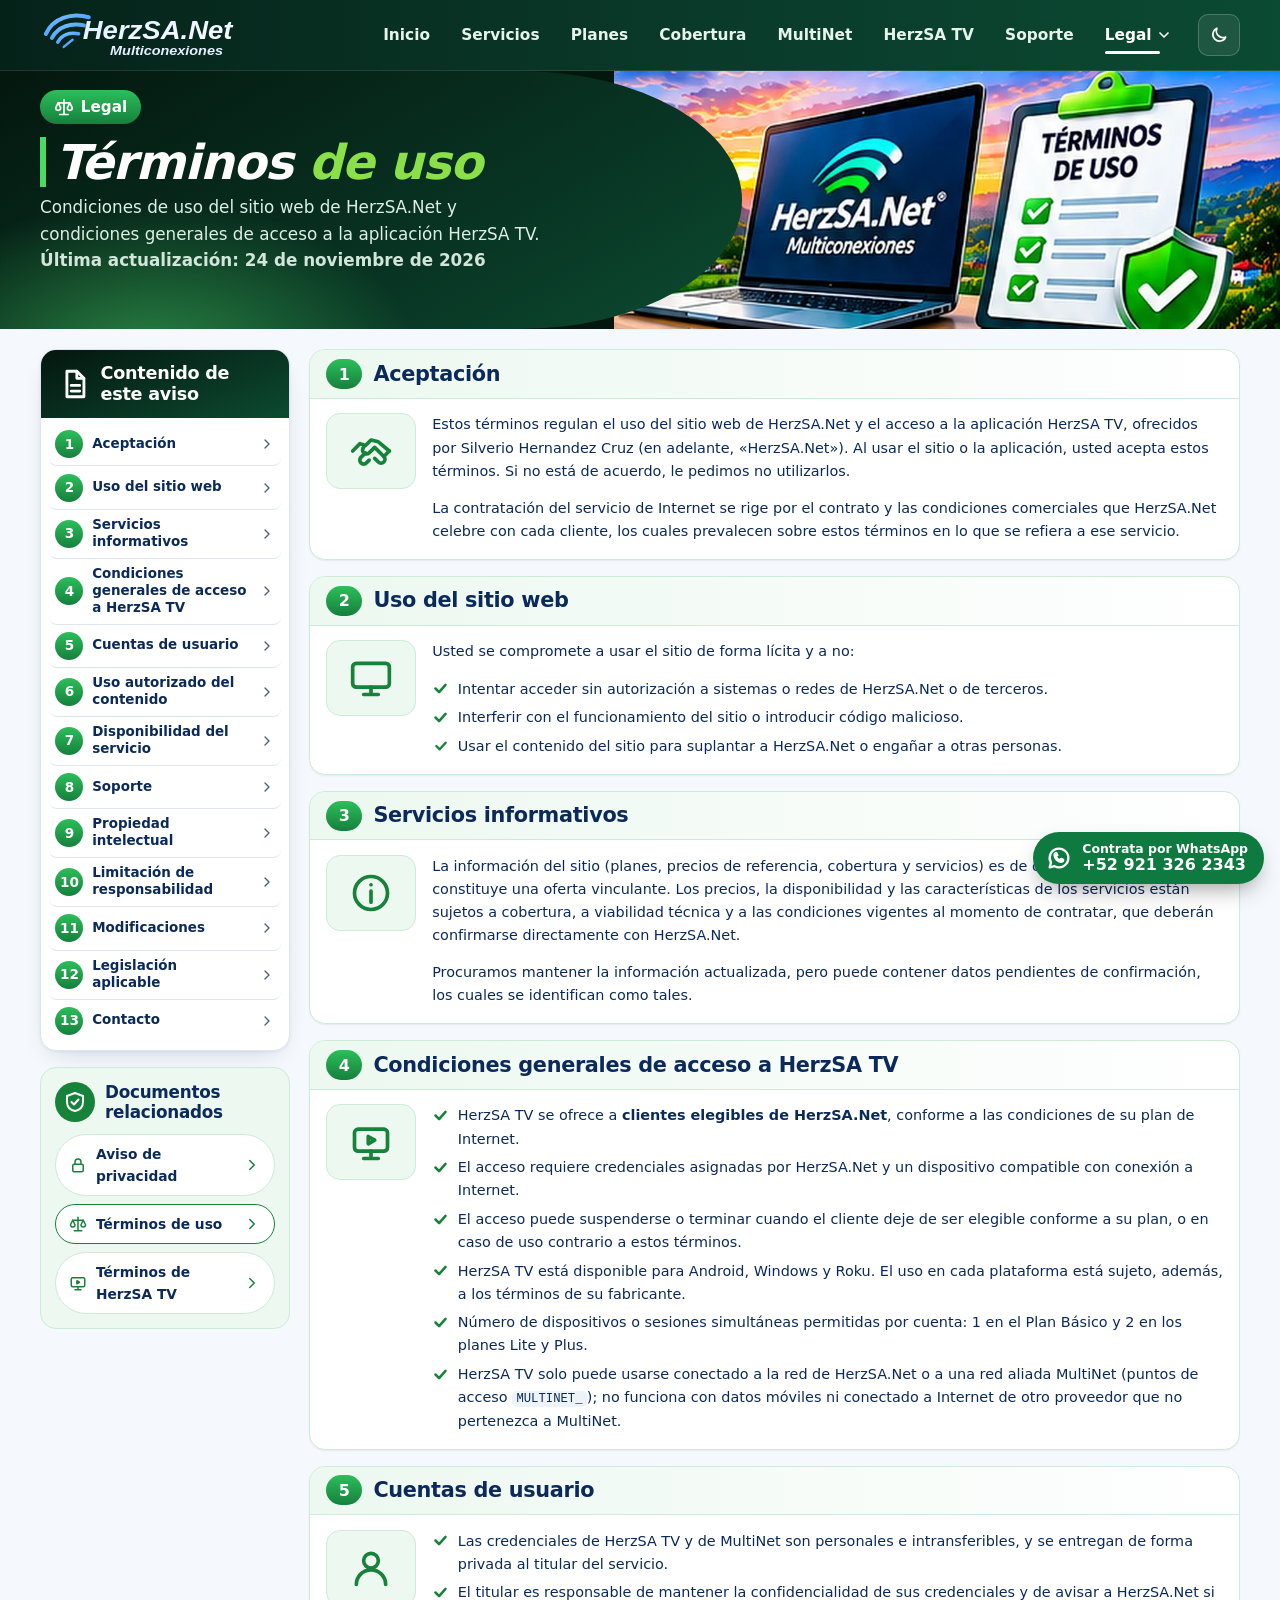
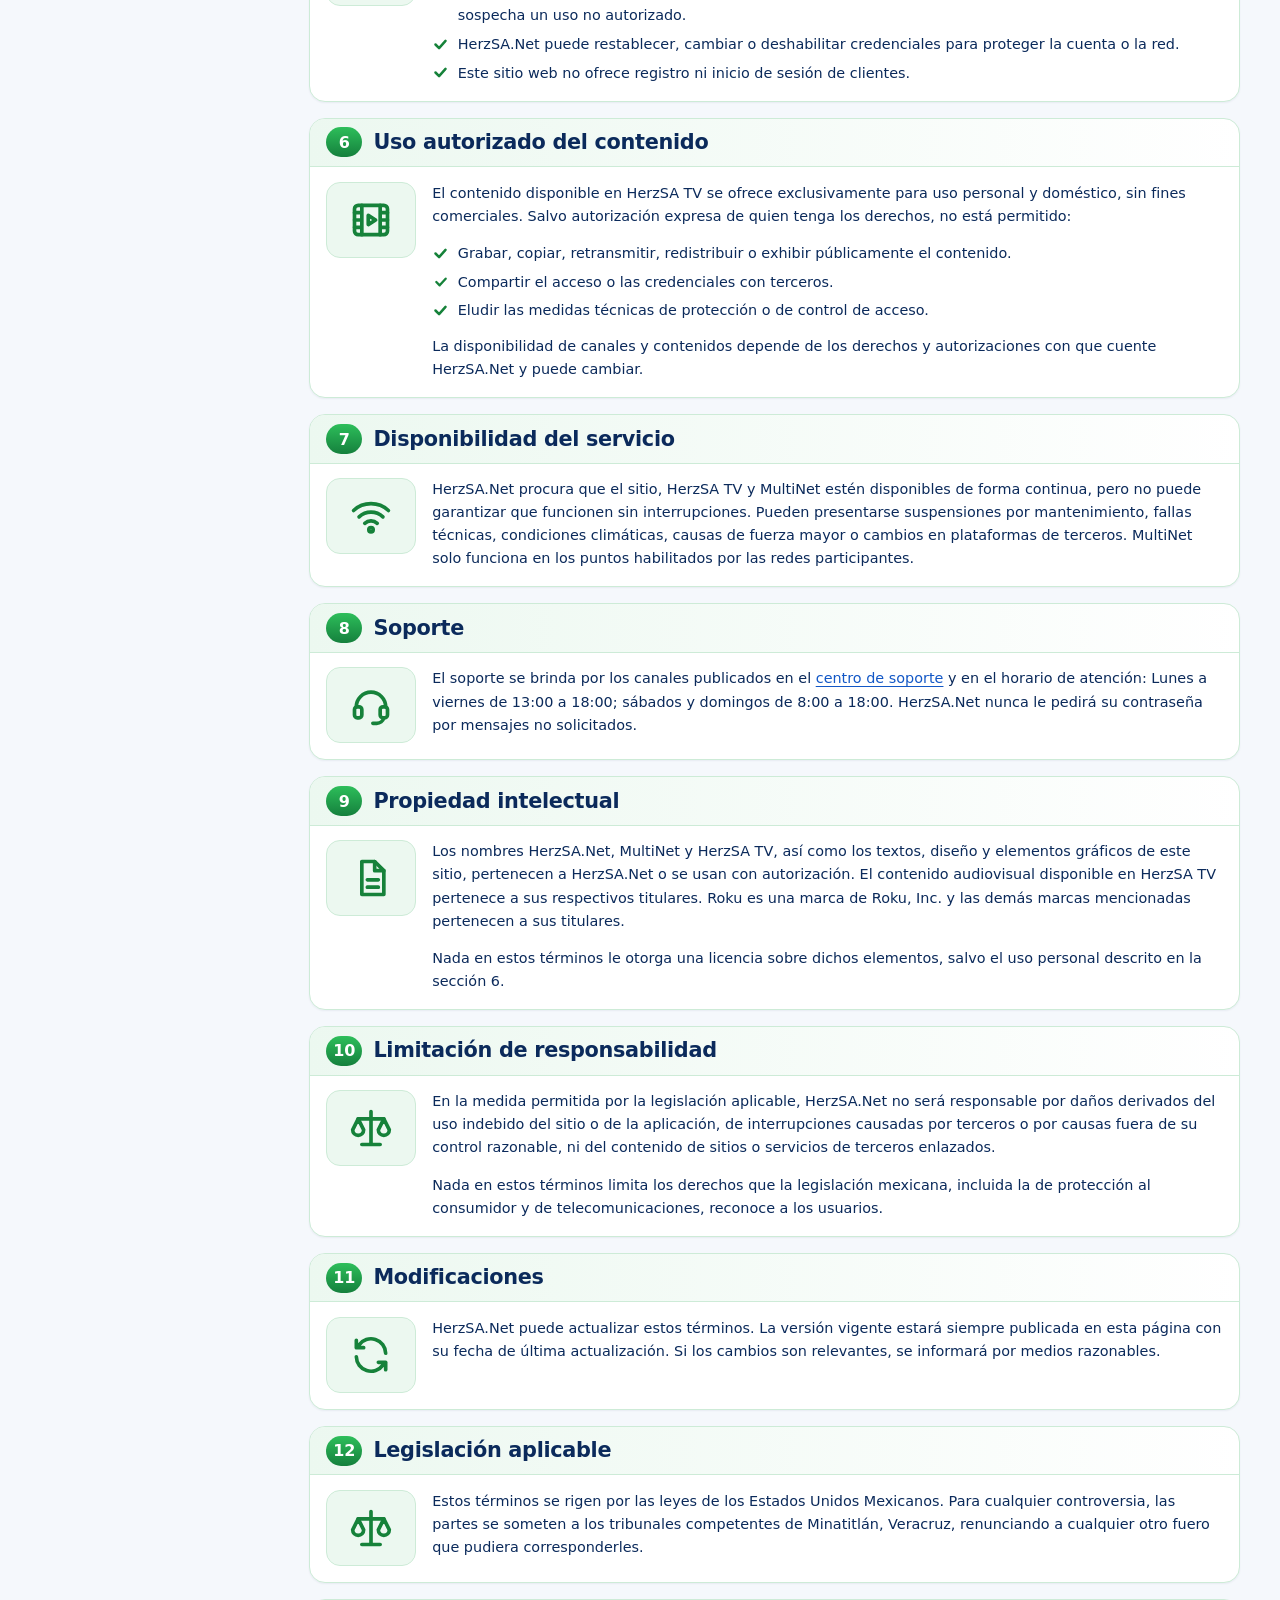
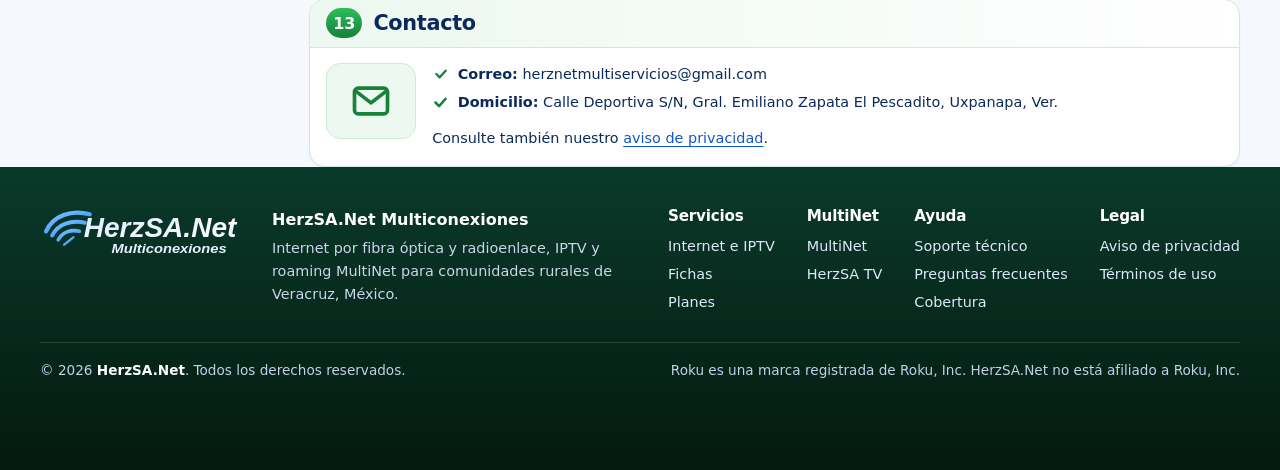
<file: terminos/index.html>
<!doctype html>
<html lang="es-MX">
<head>
  <meta charset="utf-8">
  <meta name="viewport" content="width=device-width, initial-scale=1">
  <title>Términos de uso | HerzSA.Net y HerzSA TV</title>
  <meta name="description" content="Términos de uso del sitio web de HerzSA.Net y condiciones generales de acceso a la aplicación HerzSA TV.">
  <link rel="canonical" href="https://herzsa.net/terminos/">
  <meta property="og:type" content="website">
  <meta property="og:locale" content="es_MX">
  <meta property="og:site_name" content="HerzSA.Net">
  <meta property="og:title" content="Términos de uso | HerzSA.Net y HerzSA TV">
  <meta property="og:description" content="Términos de uso del sitio web de HerzSA.Net y condiciones generales de acceso a la aplicación HerzSA TV.">
  <meta property="og:url" content="https://herzsa.net/terminos/">
  <meta name="twitter:card" content="summary">
  <meta name="theme-color" content="#102A43">
  <link rel="icon" href="../favicon.svg" type="image/svg+xml">
  <link rel="preload" as="image" href="../assets/images/logo-herzsa-azul.svg">
  <link rel="stylesheet" href="../assets/css/styles.css">
  <script>try{var t=localStorage.getItem("theme");if(t==="dark"||t==="light")document.documentElement.dataset.theme=t}catch(e){}</script>
  <script type="module" src="../assets/js/main.js"></script>
</head>
<body class="theme-tv">
<a class="skip-link" href="#contenido">Saltar al contenido</a>
<header class="site-header">
  <div class="container header-inner">
    <a class="brand" href="../" aria-label="HerzSA.Net Multiconexiones — inicio">
      <img class="logo-light" src="../assets/images/logo-herzsa-azul.svg" alt="" width="196" height="50">
      <img class="logo-dark" src="../assets/images/logo-herzsa-blanco.svg" alt="" width="196" height="50">
    </a>
    <nav class="nav" id="menu-principal" aria-label="Menú principal">
      <ul>
        <li><a href="../">Inicio</a></li>
        <li><a href="../servicios/">Servicios</a></li>
        <li><a href="../planes/">Planes</a></li>
        <li><a href="../cobertura/">Cobertura</a></li>
        <li><a href="../multinet/">MultiNet</a></li>
        <li><a href="../herzsa-tv/">HerzSA TV</a></li>
        <li><a href="../soporte/">Soporte</a></li>
        <li class="nav-drop">
          <button type="button" class="nav-drop__btn is-current" aria-expanded="false" aria-controls="menu-legal">Legal<svg viewBox="0 0 24 24" fill="none" stroke="currentColor" stroke-width="2.5" stroke-linecap="round" stroke-linejoin="round" aria-hidden="true" focusable="false"><path d="M6 9l6 6 6-6"/></svg></button>
          <ul class="nav-drop__menu" id="menu-legal">
            <li><a href="../privacidad/">Aviso de privacidad</a></li>
            <li><a href="../terminos/" aria-current="page">Términos de uso</a></li>
          </ul>
        </li>
      </ul>
    </nav>
    <button class="icon-btn" type="button" data-theme-toggle aria-pressed="false" aria-label="Cambiar a modo oscuro">
      <svg class="theme-icon-moon" viewBox="0 0 24 24" fill="none" stroke="currentColor" stroke-width="2" stroke-linecap="round" stroke-linejoin="round" aria-hidden="true" focusable="false"><path d="M20 14.5A8 8 0 0 1 9.5 4 8 8 0 1 0 20 14.5z"/></svg>
      <svg class="theme-icon-sun" viewBox="0 0 24 24" fill="none" stroke="currentColor" stroke-width="2" stroke-linecap="round" stroke-linejoin="round" aria-hidden="true" focusable="false"><circle cx="12" cy="12" r="4"/><path d="M12 2v2M12 20v2M4.9 4.9l1.4 1.4M17.7 17.7l1.4 1.4M2 12h2M20 12h2M4.9 19.1l1.4-1.4M17.7 6.3l1.4-1.4"/></svg>
    </button>
    <button class="icon-btn nav-toggle" type="button" data-nav-toggle aria-expanded="false" aria-controls="menu-principal">
      <span class="nav-toggle__text">Menú</span>
      <svg viewBox="0 0 24 24" fill="none" stroke="currentColor" stroke-width="2.5" stroke-linecap="round" stroke-linejoin="round" aria-hidden="true" focusable="false"><path d="M6 9l6 6 6-6"/></svg>
    </button>
  </div>
</header>
<main id="contenido">
  <section class="lg-hero" aria-labelledby="lg-title">
    <div class="lg-hero__photo"><img src="../assets/images/legal-terminos.webp" alt="Laptop con el logotipo de HerzSA.Net y una tabla de términos de uso" width="960" height="400" fetchpriority="high"></div>
    <div class="pl-hero__panel" aria-hidden="true"></div>
    <div class="container lg-hero__inner">
      <span class="svc-badge"><svg class="" viewBox="0 0 24 24" fill="none" stroke="currentColor" stroke-width="2" stroke-linecap="round" stroke-linejoin="round" aria-hidden="true" focusable="false"><path d="M12 3v18M7 21h10M5 7h14"/><path d="M5 7l-3 6a3 3 0 0 0 6 0zM19 7l-3 6a3 3 0 0 0 6 0z"/></svg>Legal</span>
      <h1 id="lg-title">Términos <span>de uso</span></h1>
      <p>Condiciones de uso del sitio web de HerzSA.Net y condiciones generales de acceso a la aplicación HerzSA TV.</p>
      <p class="lg-hero__date">Última actualización: <span data-cfg="legal.lastUpdated">24 de noviembre de 2026</span></p>
    </div>
  </section>

  <div class="container">
    <div class="lg-draft" data-legal-draft role="note">
      <span class="lg-draft__ico" aria-hidden="true">i</span>
      <div>
        <p class="lg-draft__title"><strong>Borrador en revisión</strong> · Última actualización: <span data-cfg="legal.lastUpdated"><span class="pending">PENDIENTE DE CONFIRMAR</span></span></p>
        <p>Este documento contiene apartados marcados como PENDIENTE DE CONFIRMAR y debe ser revisado por una persona con conocimiento legal antes de considerarse definitivo. No constituye asesoría legal.</p>
      </div>
    </div>
  </div>

  <section class="sv-block" aria-label="Contenido">
    <div class="container lg-layout">
      <div class="lg-side">
        <nav class="lg-toc" aria-labelledby="toc-title">
          <h2 id="toc-title"><svg class="" viewBox="0 0 24 24" fill="none" stroke="currentColor" stroke-width="2" stroke-linecap="round" stroke-linejoin="round" aria-hidden="true" focusable="false"><path d="M7 3h7l5 5v13H7z"/><path d="M14 3v5h5M10 13h6M10 17h6"/></svg>Contenido de este aviso</h2>
          <ol>
          <li><a href="#aceptacion"><span class="lg-n">1</span><span>Aceptación</span><svg class="" viewBox="0 0 24 24" fill="none" stroke="currentColor" stroke-width="2" stroke-linecap="round" stroke-linejoin="round" aria-hidden="true" focusable="false"><path d="M9 6l6 6-6 6"/></svg></a></li>
          <li><a href="#sitio"><span class="lg-n">2</span><span>Uso del sitio web</span><svg class="" viewBox="0 0 24 24" fill="none" stroke="currentColor" stroke-width="2" stroke-linecap="round" stroke-linejoin="round" aria-hidden="true" focusable="false"><path d="M9 6l6 6-6 6"/></svg></a></li>
          <li><a href="#informativo"><span class="lg-n">3</span><span>Servicios informativos</span><svg class="" viewBox="0 0 24 24" fill="none" stroke="currentColor" stroke-width="2" stroke-linecap="round" stroke-linejoin="round" aria-hidden="true" focusable="false"><path d="M9 6l6 6-6 6"/></svg></a></li>
          <li><a href="#herzsa-tv"><span class="lg-n">4</span><span>Condiciones generales de acceso a HerzSA TV</span><svg class="" viewBox="0 0 24 24" fill="none" stroke="currentColor" stroke-width="2" stroke-linecap="round" stroke-linejoin="round" aria-hidden="true" focusable="false"><path d="M9 6l6 6-6 6"/></svg></a></li>
          <li><a href="#cuentas"><span class="lg-n">5</span><span>Cuentas de usuario</span><svg class="" viewBox="0 0 24 24" fill="none" stroke="currentColor" stroke-width="2" stroke-linecap="round" stroke-linejoin="round" aria-hidden="true" focusable="false"><path d="M9 6l6 6-6 6"/></svg></a></li>
          <li><a href="#uso-contenido"><span class="lg-n">6</span><span>Uso autorizado del contenido</span><svg class="" viewBox="0 0 24 24" fill="none" stroke="currentColor" stroke-width="2" stroke-linecap="round" stroke-linejoin="round" aria-hidden="true" focusable="false"><path d="M9 6l6 6-6 6"/></svg></a></li>
          <li><a href="#disponibilidad"><span class="lg-n">7</span><span>Disponibilidad del servicio</span><svg class="" viewBox="0 0 24 24" fill="none" stroke="currentColor" stroke-width="2" stroke-linecap="round" stroke-linejoin="round" aria-hidden="true" focusable="false"><path d="M9 6l6 6-6 6"/></svg></a></li>
          <li><a href="#soporte"><span class="lg-n">8</span><span>Soporte</span><svg class="" viewBox="0 0 24 24" fill="none" stroke="currentColor" stroke-width="2" stroke-linecap="round" stroke-linejoin="round" aria-hidden="true" focusable="false"><path d="M9 6l6 6-6 6"/></svg></a></li>
          <li><a href="#propiedad"><span class="lg-n">9</span><span>Propiedad intelectual</span><svg class="" viewBox="0 0 24 24" fill="none" stroke="currentColor" stroke-width="2" stroke-linecap="round" stroke-linejoin="round" aria-hidden="true" focusable="false"><path d="M9 6l6 6-6 6"/></svg></a></li>
          <li><a href="#responsabilidad"><span class="lg-n">10</span><span>Limitación de responsabilidad</span><svg class="" viewBox="0 0 24 24" fill="none" stroke="currentColor" stroke-width="2" stroke-linecap="round" stroke-linejoin="round" aria-hidden="true" focusable="false"><path d="M9 6l6 6-6 6"/></svg></a></li>
          <li><a href="#modificaciones"><span class="lg-n">11</span><span>Modificaciones</span><svg class="" viewBox="0 0 24 24" fill="none" stroke="currentColor" stroke-width="2" stroke-linecap="round" stroke-linejoin="round" aria-hidden="true" focusable="false"><path d="M9 6l6 6-6 6"/></svg></a></li>
          <li><a href="#ley"><span class="lg-n">12</span><span>Legislación aplicable</span><svg class="" viewBox="0 0 24 24" fill="none" stroke="currentColor" stroke-width="2" stroke-linecap="round" stroke-linejoin="round" aria-hidden="true" focusable="false"><path d="M9 6l6 6-6 6"/></svg></a></li>
          <li><a href="#contacto"><span class="lg-n">13</span><span>Contacto</span><svg class="" viewBox="0 0 24 24" fill="none" stroke="currentColor" stroke-width="2" stroke-linecap="round" stroke-linejoin="round" aria-hidden="true" focusable="false"><path d="M9 6l6 6-6 6"/></svg></a></li>
          </ol>
        </nav>
        <div class="lg-docs">
          <h2><svg class="" viewBox="0 0 24 24" fill="none" stroke="currentColor" stroke-width="2" stroke-linecap="round" stroke-linejoin="round" aria-hidden="true" focusable="false"><path d="M12 3l8 3v6c0 5-3.5 8-8 9-4.5-1-8-4-8-9V6z"/><path d="M8.5 12l2.5 2.5 4.5-5"/></svg>Documentos relacionados</h2>
          <a href="../privacidad/"><svg class="" viewBox="0 0 24 24" fill="none" stroke="currentColor" stroke-width="2" stroke-linecap="round" stroke-linejoin="round" aria-hidden="true" focusable="false"><rect x="5" y="11" width="14" height="10" rx="2"/><path d="M8 11V8a4 4 0 0 1 8 0v3"/></svg><span>Aviso de privacidad</span><svg class="" viewBox="0 0 24 24" fill="none" stroke="currentColor" stroke-width="2" stroke-linecap="round" stroke-linejoin="round" aria-hidden="true" focusable="false"><path d="M9 6l6 6-6 6"/></svg></a>
          <a href="../terminos/" aria-current="page"><svg class="" viewBox="0 0 24 24" fill="none" stroke="currentColor" stroke-width="2" stroke-linecap="round" stroke-linejoin="round" aria-hidden="true" focusable="false"><path d="M12 3v18M7 21h10M5 7h14"/><path d="M5 7l-3 6a3 3 0 0 0 6 0zM19 7l-3 6a3 3 0 0 0 6 0z"/></svg><span>Términos de uso</span><svg class="" viewBox="0 0 24 24" fill="none" stroke="currentColor" stroke-width="2" stroke-linecap="round" stroke-linejoin="round" aria-hidden="true" focusable="false"><path d="M9 6l6 6-6 6"/></svg></a>
          <a href="../herzsa-tv/terminos/"><svg class="" viewBox="0 0 24 24" fill="none" stroke="currentColor" stroke-width="2" stroke-linecap="round" stroke-linejoin="round" aria-hidden="true" focusable="false"><rect x="3" y="5" width="18" height="12" rx="2"/><path d="M8 21h8M12 17v4"/><path d="M10.5 9v4l3.5-2z"/></svg><span>Términos de HerzSA TV</span><svg class="" viewBox="0 0 24 24" fill="none" stroke="currentColor" stroke-width="2" stroke-linecap="round" stroke-linejoin="round" aria-hidden="true" focusable="false"><path d="M9 6l6 6-6 6"/></svg></a>
        </div>
      </div>
      <div class="lg-main">
        <section class="lg-sec" id="aceptacion" aria-labelledby="aceptacion-t">
          <h2 id="aceptacion-t"><span class="lg-n">1</span>Aceptación</h2>
          <div class="lg-sec__body">
            <span class="lg-sec__ico"><svg class="" viewBox="0 0 24 24" fill="none" stroke="currentColor" stroke-width="2" stroke-linecap="round" stroke-linejoin="round" aria-hidden="true" focusable="false"><path d="M11 17l-1.5 1.5a2 2 0 0 1-3-3L9 13"/><path d="M2 12l4-4 3 1 3-3 4 1 6 5"/><path d="M14 16l2 2a2 2 0 0 0 3-3l-5-5-3 3a2 2 0 0 1-3-3"/><path d="M22 12l-3 3"/></svg></span>
            <div class="lg-sec__text">
<p>Estos términos regulan el uso del sitio web de HerzSA.Net y el acceso a la aplicación HerzSA TV, ofrecidos por <span data-cfg="legal.ownerName"><span class="pending">PENDIENTE DE CONFIRMAR</span></span> (en adelante, «HerzSA.Net»). Al usar el sitio o la aplicación, usted acepta estos términos. Si no está de acuerdo, le pedimos no utilizarlos.</p>
      <p>La contratación del servicio de Internet se rige por el contrato y las condiciones comerciales que HerzSA.Net celebre con cada cliente, los cuales prevalecen sobre estos términos en lo que se refiera a ese servicio.</p>
            </div>
          </div>
        </section>
        <section class="lg-sec" id="sitio" aria-labelledby="sitio-t">
          <h2 id="sitio-t"><span class="lg-n">2</span>Uso del sitio web</h2>
          <div class="lg-sec__body">
            <span class="lg-sec__ico"><svg class="" viewBox="0 0 24 24" fill="none" stroke="currentColor" stroke-width="2" stroke-linecap="round" stroke-linejoin="round" aria-hidden="true" focusable="false"><rect x="2" y="4" width="20" height="13" rx="2"/><path d="M8 21h8M12 17v4"/></svg></span>
            <div class="lg-sec__text">
<p>Usted se compromete a usar el sitio de forma lícita y a no:</p>
      <ul>
        <li>Intentar acceder sin autorización a sistemas o redes de HerzSA.Net o de terceros.</li>
        <li>Interferir con el funcionamiento del sitio o introducir código malicioso.</li>
        <li>Usar el contenido del sitio para suplantar a HerzSA.Net o engañar a otras personas.</li>
      </ul>
            </div>
          </div>
        </section>
        <section class="lg-sec" id="informativo" aria-labelledby="informativo-t">
          <h2 id="informativo-t"><span class="lg-n">3</span>Servicios informativos</h2>
          <div class="lg-sec__body">
            <span class="lg-sec__ico"><svg class="" viewBox="0 0 24 24" fill="none" stroke="currentColor" stroke-width="2" stroke-linecap="round" stroke-linejoin="round" aria-hidden="true" focusable="false"><circle cx="12" cy="12" r="9"/><path d="M12 11v6M12 7.5v.01"/></svg></span>
            <div class="lg-sec__text">
<p>La información del sitio (planes, precios de referencia, cobertura y servicios) es de carácter informativo y no constituye una oferta vinculante. Los precios, la disponibilidad y las características de los servicios están sujetos a cobertura, a viabilidad técnica y a las condiciones vigentes al momento de contratar, que deberán confirmarse directamente con HerzSA.Net.</p>
      <p>Procuramos mantener la información actualizada, pero puede contener datos pendientes de confirmación, los cuales se identifican como tales.</p>
            </div>
          </div>
        </section>
        <section class="lg-sec" id="herzsa-tv" aria-labelledby="herzsa-tv-t">
          <h2 id="herzsa-tv-t"><span class="lg-n">4</span>Condiciones generales de acceso a HerzSA TV</h2>
          <div class="lg-sec__body">
            <span class="lg-sec__ico"><svg class="" viewBox="0 0 24 24" fill="none" stroke="currentColor" stroke-width="2" stroke-linecap="round" stroke-linejoin="round" aria-hidden="true" focusable="false"><rect x="3" y="5" width="18" height="12" rx="2"/><path d="M8 21h8M12 17v4"/><path d="M10.5 9v4l3.5-2z"/></svg></span>
            <div class="lg-sec__text">
<ul>
        <li>HerzSA TV se ofrece a <strong>clientes elegibles de HerzSA.Net</strong>, conforme a las condiciones de su plan de Internet.</li>
        <li>El acceso requiere credenciales asignadas por HerzSA.Net y un dispositivo compatible con conexión a Internet.</li>
        <li>El acceso puede suspenderse o terminar cuando el cliente deje de ser elegible conforme a su plan, o en caso de uso contrario a estos términos.</li>
        <li>HerzSA TV está disponible para Android, Windows y Roku. El uso en cada plataforma está sujeto, además, a los términos de su fabricante.</li>
        <li>Número de dispositivos o sesiones simultáneas permitidas por cuenta: 1 en el Plan Básico y 2 en los planes Lite y Plus.</li>
        <li>HerzSA TV solo puede usarse conectado a la red de HerzSA.Net o a una red aliada MultiNet (puntos de acceso <code>MULTINET_</code>); no funciona con datos móviles ni conectado a Internet de otro proveedor que no pertenezca a MultiNet.</li>
      </ul>
            </div>
          </div>
        </section>
        <section class="lg-sec" id="cuentas" aria-labelledby="cuentas-t">
          <h2 id="cuentas-t"><span class="lg-n">5</span>Cuentas de usuario</h2>
          <div class="lg-sec__body">
            <span class="lg-sec__ico"><svg class="" viewBox="0 0 24 24" fill="none" stroke="currentColor" stroke-width="2" stroke-linecap="round" stroke-linejoin="round" aria-hidden="true" focusable="false"><circle cx="12" cy="8" r="4"/><path d="M4 21a8 8 0 0 1 16 0"/></svg></span>
            <div class="lg-sec__text">
<ul>
        <li>Las credenciales de HerzSA TV y de MultiNet son personales e intransferibles, y se entregan de forma privada al titular del servicio.</li>
        <li>El titular es responsable de mantener la confidencialidad de sus credenciales y de avisar a HerzSA.Net si sospecha un uso no autorizado.</li>
        <li>HerzSA.Net puede restablecer, cambiar o deshabilitar credenciales para proteger la cuenta o la red.</li>
        <li>Este sitio web no ofrece registro ni inicio de sesión de clientes.</li>
      </ul>
            </div>
          </div>
        </section>
        <section class="lg-sec" id="uso-contenido" aria-labelledby="uso-contenido-t">
          <h2 id="uso-contenido-t"><span class="lg-n">6</span>Uso autorizado del contenido</h2>
          <div class="lg-sec__body">
            <span class="lg-sec__ico"><svg class="" viewBox="0 0 24 24" fill="none" stroke="currentColor" stroke-width="2" stroke-linecap="round" stroke-linejoin="round" aria-hidden="true" focusable="false"><rect x="3" y="4" width="18" height="16" rx="2"/><path d="M7 4v16M17 4v16M3 8h4M3 12h4M3 16h4M17 8h4M17 12h4M17 16h4"/><path d="M10.5 9.5v5l4-2.5z"/></svg></span>
            <div class="lg-sec__text">
<p>El contenido disponible en HerzSA TV se ofrece exclusivamente para uso personal y doméstico, sin fines comerciales. Salvo autorización expresa de quien tenga los derechos, no está permitido:</p>
      <ul>
        <li>Grabar, copiar, retransmitir, redistribuir o exhibir públicamente el contenido.</li>
        <li>Compartir el acceso o las credenciales con terceros.</li>
        <li>Eludir las medidas técnicas de protección o de control de acceso.</li>
      </ul>
      <p>La disponibilidad de canales y contenidos depende de los derechos y autorizaciones con que cuente HerzSA.Net y puede cambiar.</p>
            </div>
          </div>
        </section>
        <section class="lg-sec" id="disponibilidad" aria-labelledby="disponibilidad-t">
          <h2 id="disponibilidad-t"><span class="lg-n">7</span>Disponibilidad del servicio</h2>
          <div class="lg-sec__body">
            <span class="lg-sec__ico"><svg class="" viewBox="0 0 24 24" fill="none" stroke="currentColor" stroke-width="2" stroke-linecap="round" stroke-linejoin="round" aria-hidden="true" focusable="false"><path d="M2.5 9a14 14 0 0 1 19 0M5.5 12.5a9.5 9.5 0 0 1 13 0M8.6 16a5 5 0 0 1 6.8 0"/><circle cx="12" cy="19.5" r="1.2"/></svg></span>
            <div class="lg-sec__text">
<p>HerzSA.Net procura que el sitio, HerzSA TV y MultiNet estén disponibles de forma continua, pero no puede garantizar que funcionen sin interrupciones. Pueden presentarse suspensiones por mantenimiento, fallas técnicas, condiciones climáticas, causas de fuerza mayor o cambios en plataformas de terceros. MultiNet solo funciona en los puntos habilitados por las redes participantes.</p>
            </div>
          </div>
        </section>
        <section class="lg-sec" id="soporte" aria-labelledby="soporte-t">
          <h2 id="soporte-t"><span class="lg-n">8</span>Soporte</h2>
          <div class="lg-sec__body">
            <span class="lg-sec__ico"><svg class="" viewBox="0 0 24 24" fill="none" stroke="currentColor" stroke-width="2" stroke-linecap="round" stroke-linejoin="round" aria-hidden="true" focusable="false"><path d="M4 13a8 8 0 0 1 16 0"/><rect x="3" y="13" width="4" height="6" rx="1.5"/><rect x="17" y="13" width="4" height="6" rx="1.5"/><path d="M19 19a4 4 0 0 1-4 3h-2"/></svg></span>
            <div class="lg-sec__text">
<p>El soporte se brinda por los canales publicados en el <a href="../soporte/">centro de soporte</a> y en el horario de atención: <span data-cfg="contact.hours"><span class="pending">PENDIENTE DE CONFIRMAR</span></span>. HerzSA.Net nunca le pedirá su contraseña por mensajes no solicitados.</p>
            </div>
          </div>
        </section>
        <section class="lg-sec" id="propiedad" aria-labelledby="propiedad-t">
          <h2 id="propiedad-t"><span class="lg-n">9</span>Propiedad intelectual</h2>
          <div class="lg-sec__body">
            <span class="lg-sec__ico"><svg class="" viewBox="0 0 24 24" fill="none" stroke="currentColor" stroke-width="2" stroke-linecap="round" stroke-linejoin="round" aria-hidden="true" focusable="false"><path d="M7 3h7l5 5v13H7z"/><path d="M14 3v5h5M10 13h6M10 17h6"/></svg></span>
            <div class="lg-sec__text">
<p>Los nombres HerzSA.Net, MultiNet y HerzSA TV, así como los textos, diseño y elementos gráficos de este sitio, pertenecen a HerzSA.Net o se usan con autorización. El contenido audiovisual disponible en HerzSA TV pertenece a sus respectivos titulares. Roku es una marca de Roku, Inc. y las demás marcas mencionadas pertenecen a sus titulares.</p>
      <p>Nada en estos términos le otorga una licencia sobre dichos elementos, salvo el uso personal descrito en la sección 6.</p>
            </div>
          </div>
        </section>
        <section class="lg-sec" id="responsabilidad" aria-labelledby="responsabilidad-t">
          <h2 id="responsabilidad-t"><span class="lg-n">10</span>Limitación de responsabilidad</h2>
          <div class="lg-sec__body">
            <span class="lg-sec__ico"><svg class="" viewBox="0 0 24 24" fill="none" stroke="currentColor" stroke-width="2" stroke-linecap="round" stroke-linejoin="round" aria-hidden="true" focusable="false"><path d="M12 3v18M7 21h10M5 7h14"/><path d="M5 7l-3 6a3 3 0 0 0 6 0zM19 7l-3 6a3 3 0 0 0 6 0z"/></svg></span>
            <div class="lg-sec__text">
<p>En la medida permitida por la legislación aplicable, HerzSA.Net no será responsable por daños derivados del uso indebido del sitio o de la aplicación, de interrupciones causadas por terceros o por causas fuera de su control razonable, ni del contenido de sitios o servicios de terceros enlazados.</p>
      <p>Nada en estos términos limita los derechos que la legislación mexicana, incluida la de protección al consumidor y de telecomunicaciones, reconoce a los usuarios.</p>
            </div>
          </div>
        </section>
        <section class="lg-sec" id="modificaciones" aria-labelledby="modificaciones-t">
          <h2 id="modificaciones-t"><span class="lg-n">11</span>Modificaciones</h2>
          <div class="lg-sec__body">
            <span class="lg-sec__ico"><svg class="" viewBox="0 0 24 24" fill="none" stroke="currentColor" stroke-width="2" stroke-linecap="round" stroke-linejoin="round" aria-hidden="true" focusable="false"><path d="M20 11a8 8 0 0 0-14.5-4.5L4 8M4 4v4h4M4 13a8 8 0 0 0 14.5 4.5L20 16M20 20v-4h-4"/></svg></span>
            <div class="lg-sec__text">
<p>HerzSA.Net puede actualizar estos términos. La versión vigente estará siempre publicada en esta página con su fecha de última actualización. Si los cambios son relevantes, se informará por medios razonables.</p>
            </div>
          </div>
        </section>
        <section class="lg-sec" id="ley" aria-labelledby="ley-t">
          <h2 id="ley-t"><span class="lg-n">12</span>Legislación aplicable</h2>
          <div class="lg-sec__body">
            <span class="lg-sec__ico"><svg class="" viewBox="0 0 24 24" fill="none" stroke="currentColor" stroke-width="2" stroke-linecap="round" stroke-linejoin="round" aria-hidden="true" focusable="false"><path d="M12 3v18M7 21h10M5 7h14"/><path d="M5 7l-3 6a3 3 0 0 0 6 0zM19 7l-3 6a3 3 0 0 0 6 0z"/></svg></span>
            <div class="lg-sec__text">
<p>Estos términos se rigen por las leyes de los Estados Unidos Mexicanos. Para cualquier controversia, las partes se someten a los tribunales competentes de Minatitlán, Veracruz, renunciando a cualquier otro fuero que pudiera corresponderles.</p>
            </div>
          </div>
        </section>
        <section class="lg-sec" id="contacto" aria-labelledby="contacto-t">
          <h2 id="contacto-t"><span class="lg-n">13</span>Contacto</h2>
          <div class="lg-sec__body">
            <span class="lg-sec__ico"><svg class="" viewBox="0 0 24 24" fill="none" stroke="currentColor" stroke-width="2" stroke-linecap="round" stroke-linejoin="round" aria-hidden="true" focusable="false"><rect x="3" y="5" width="18" height="14" rx="2"/><path d="M3.5 6.5l8.5 6.5 8.5-6.5"/></svg></span>
            <div class="lg-sec__text">
<ul>
        <li><strong>Correo:</strong> <span data-cfg="contact.supportEmail"><span class="pending">PENDIENTE DE CONFIRMAR</span></span></li>
        <li><strong>Domicilio:</strong> <span data-cfg="legal.ownerAddress"><span class="pending">PENDIENTE DE CONFIRMAR</span></span></li>
      </ul>
      <p>Consulte también nuestro <a href="../privacidad/">aviso de privacidad</a>.</p>
            </div>
          </div>
        </section>
      </div>
    </div>
  </section>

</main>
<footer class="site-footer">
  <div class="container">
    <div class="footer-grid">
      <img class="footer-logo" src="../assets/images/logo-herzsa-blanco.svg" alt="HerzSA.Net Multiconexiones" width="200" height="51">
      <div class="footer-about">
        <strong>HerzSA.Net Multiconexiones</strong>
        <p>Internet por fibra óptica y radioenlace, IPTV y roaming MultiNet para comunidades rurales de Veracruz, México.</p>
        <div data-social hidden><h2 class="visually-hidden">Redes sociales</h2></div>
      </div>
      <nav aria-label="Servicios">
        <h2>Servicios</h2>
        <ul>
          <li><a href="../servicios/">Internet e IPTV</a></li>
          <li><a href="../planes/#fichas">Fichas</a></li>
          <li><a href="../planes/">Planes</a></li>
        </ul>
      </nav>
      <nav aria-label="MultiNet y HerzSA TV">
        <h2>MultiNet</h2>
        <ul>
          <li><a href="../multinet/">MultiNet</a></li>
          <li><a href="../herzsa-tv/">HerzSA TV</a></li>
        </ul>
      </nav>
      <nav aria-label="Ayuda">
        <h2>Ayuda</h2>
        <ul>
          <li><a href="../soporte/">Soporte técnico</a></li>
          <li><a href="../soporte/">Preguntas frecuentes</a></li>
          <li><a href="../cobertura/">Cobertura</a></li>
        </ul>
      </nav>
      <nav aria-label="Legal">
        <h2>Legal</h2>
        <ul>
          <li><a href="../privacidad/">Aviso de privacidad</a></li>
          <li><a href="../terminos/">Términos de uso</a></li>
        </ul>
      </nav>
    </div>
    <div class="footer-bottom">
      <p>© <span data-year>2026</span> <strong>HerzSA.Net</strong>. Todos los derechos reservados.</p>
      <p>Roku es una marca registrada de Roku, Inc. HerzSA.Net no está afiliado a Roku, Inc.</p>
    </div>
  </div>
</footer>
<aside aria-label="Contratar por WhatsApp">
<a class="wa-float" data-contact="whatsapp-contratar" hidden>
  <svg viewBox="0 0 24 24" fill="none" stroke="currentColor" stroke-width="2" stroke-linecap="round" stroke-linejoin="round" aria-hidden="true" focusable="false"><path d="M20 12a8 8 0 0 1-11.8 7L4 20l1.1-4A8 8 0 1 1 20 12z"/><path d="M9 9.5c.3 1.8 1.7 3.6 3.6 4.4l1.2-1.1 1.8.8c0 1-.8 1.6-1.6 1.6A6 6 0 0 1 8.2 9.4c0-.8.6-1.6 1.6-1.6l.8 1.8z"/></svg>
  <span class="wa-float__text"><span class="wa-float__label">Contrata por WhatsApp</span><span class="wa-float__num" data-cfg="contact.whatsapp"></span></span>
</a>
</aside>
</body>
</html>
</file>
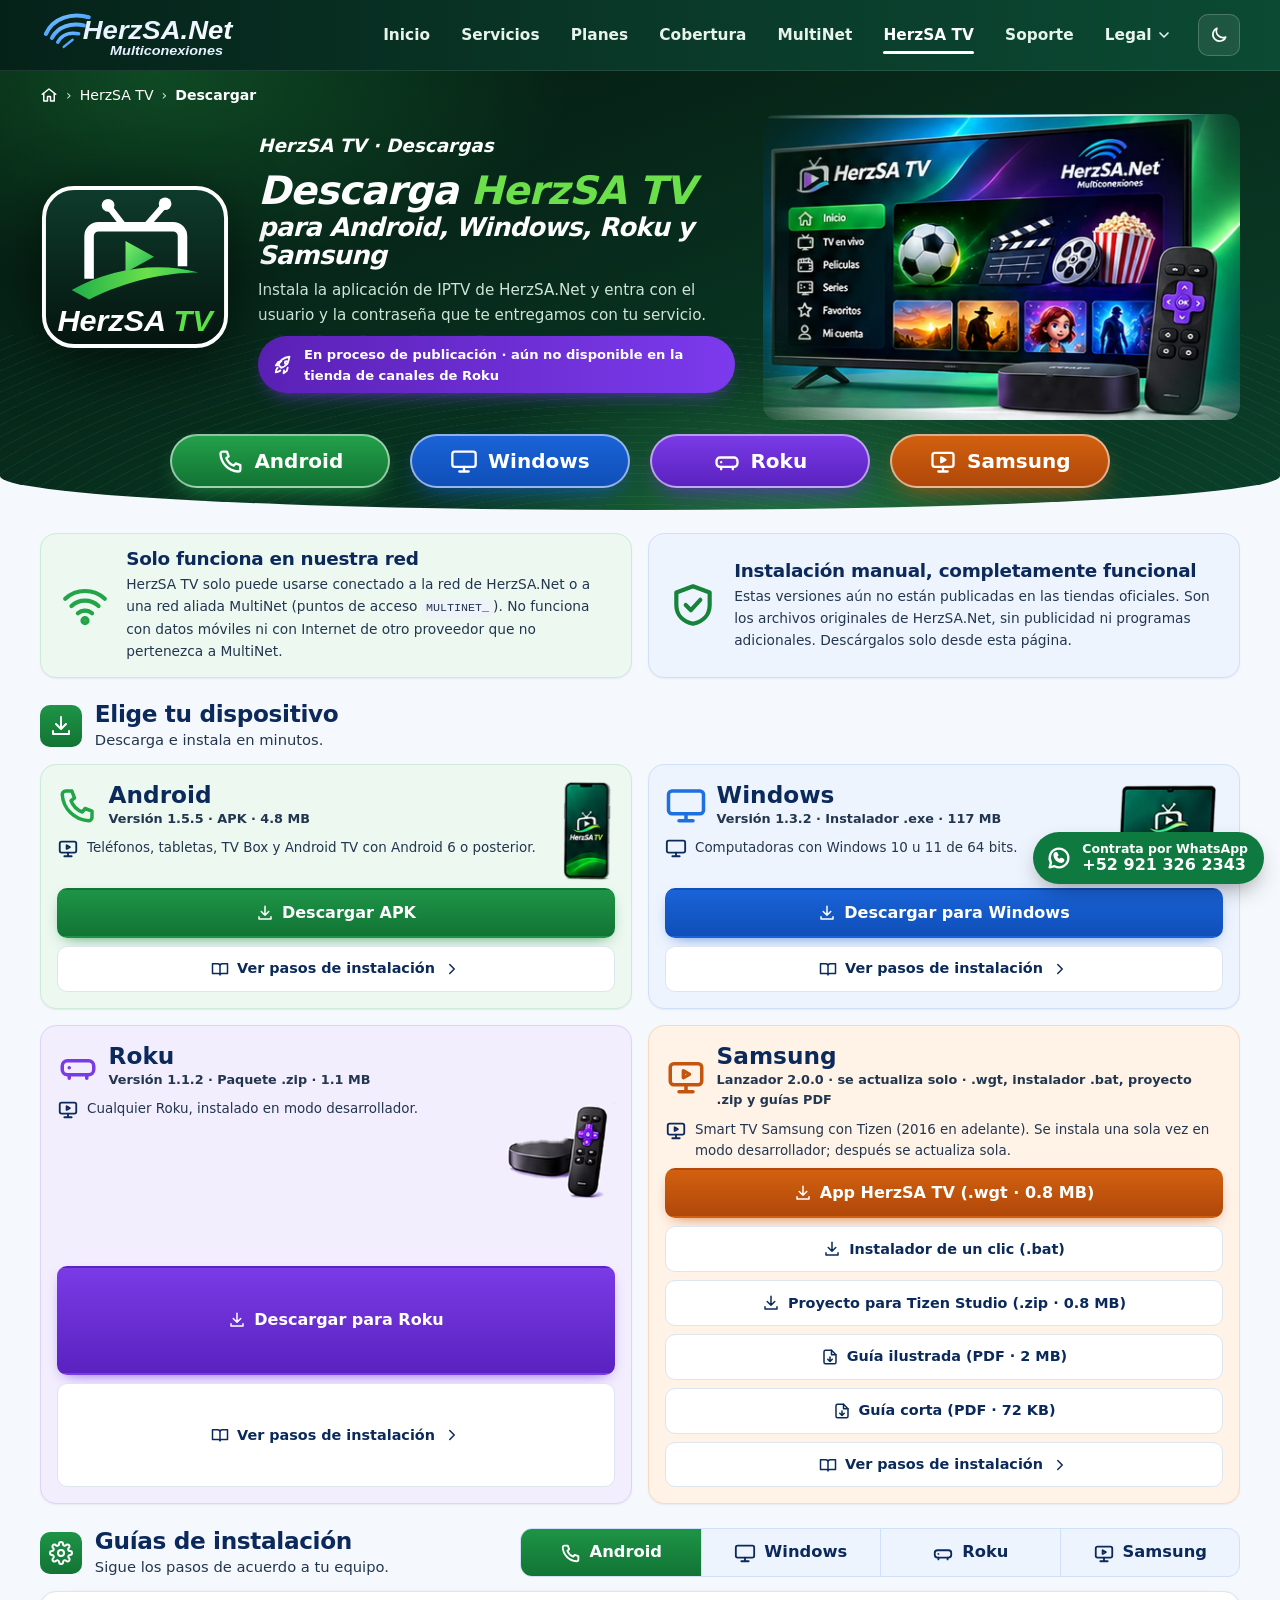
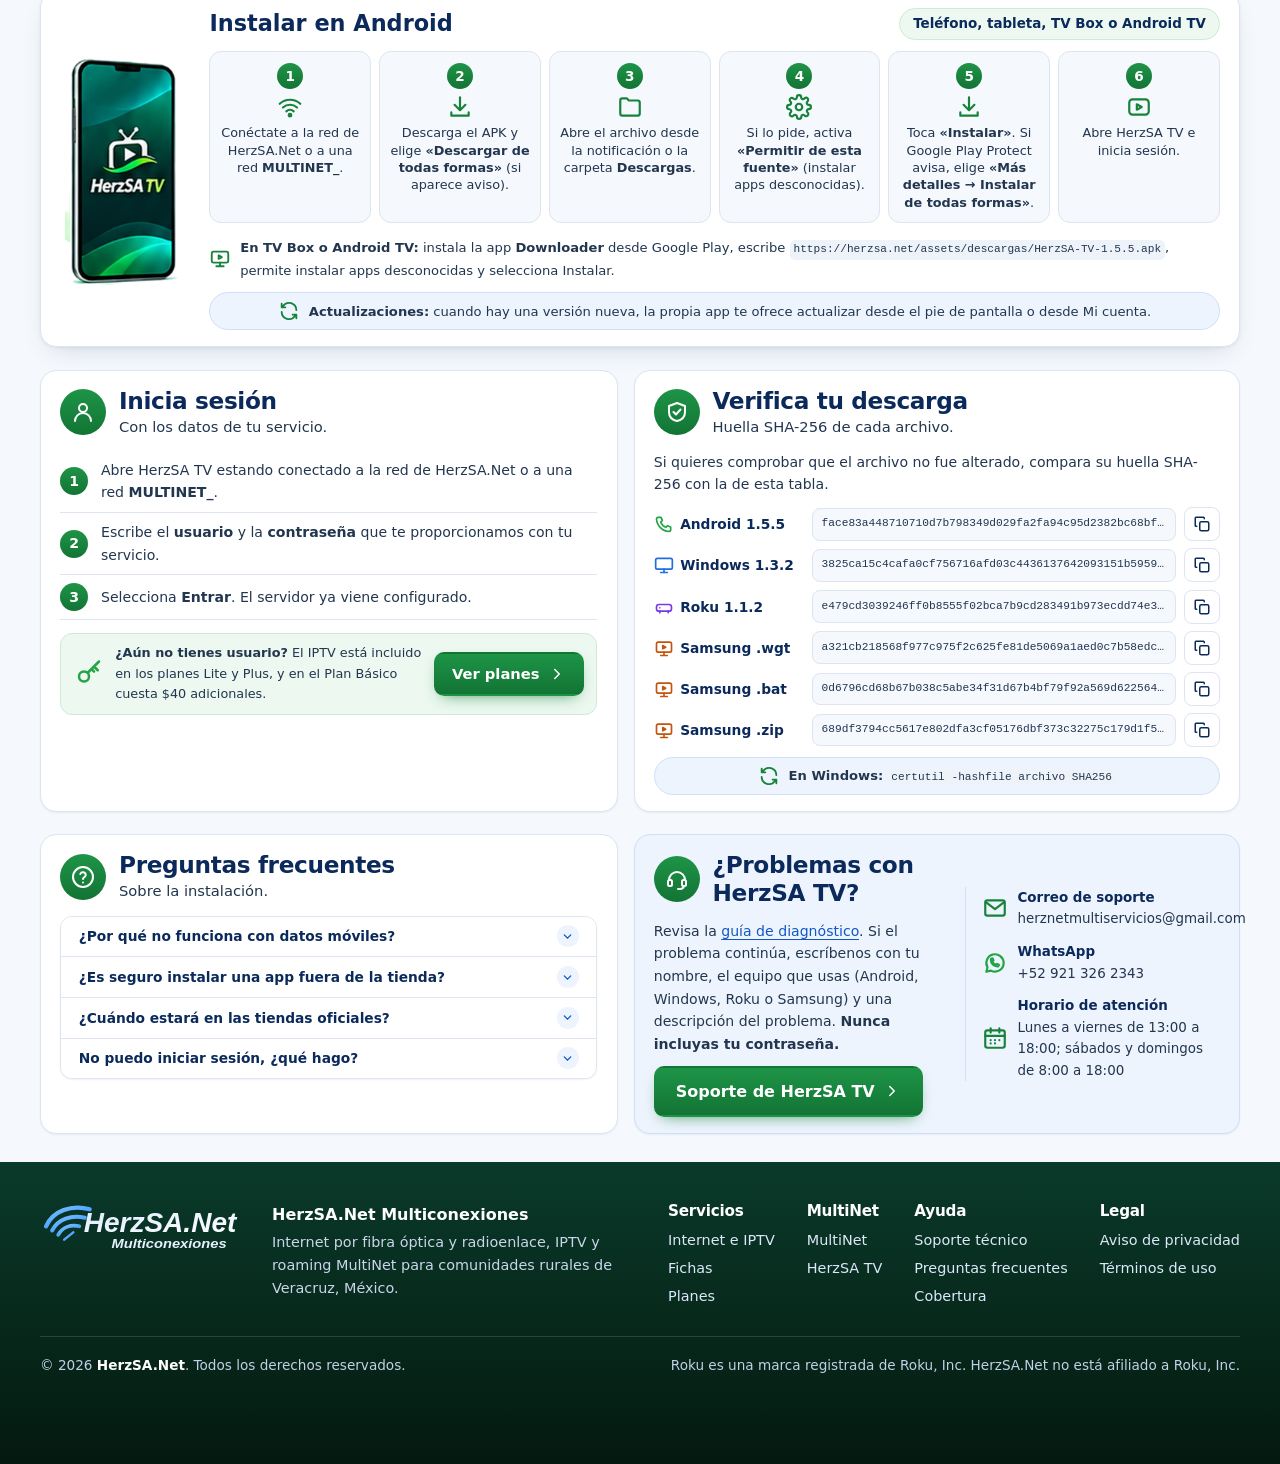
<file: herzsa-tv/descargar/index.html>
<!doctype html>
<html lang="es-MX">
<head>
  <meta charset="utf-8">
  <meta name="viewport" content="width=device-width, initial-scale=1">
  <title>Descargar HerzSA TV para Android, Windows, Roku y Samsung</title>
  <meta name="description" content="Descarga HerzSA TV para Android, Windows, Roku y Samsung, con instrucciones de instalación paso a paso. Funciona en la red de HerzSA.Net y en las redes aliadas MultiNet.">
  <link rel="canonical" href="https://herzsa.net/herzsa-tv/descargar/">
  <meta property="og:type" content="website">
  <meta property="og:locale" content="es_MX">
  <meta property="og:site_name" content="HerzSA.Net">
  <meta property="og:title" content="Descargar HerzSA TV para Android, Windows, Roku y Samsung">
  <meta property="og:description" content="Descarga HerzSA TV para Android, Windows, Roku y Samsung, con instrucciones de instalación paso a paso. Funciona en la red de HerzSA.Net y en las redes aliadas MultiNet.">
  <meta property="og:url" content="https://herzsa.net/herzsa-tv/descargar/">
  <meta name="twitter:card" content="summary">
  <meta name="theme-color" content="#102A43">
  <link rel="icon" href="../../favicon.svg" type="image/svg+xml">
  <link rel="preload" as="image" href="../../assets/images/logo-herzsa-azul.svg">
  <link rel="stylesheet" href="../../assets/css/styles.css">
  <script>try{var t=localStorage.getItem("theme");if(t==="dark"||t==="light")document.documentElement.dataset.theme=t}catch(e){}</script>
  <script type="module" src="../../assets/js/main.js"></script>
</head>
<body class="theme-tv">
<a class="skip-link" href="#contenido">Saltar al contenido</a>
<header class="site-header">
  <div class="container header-inner">
    <a class="brand" href="../../" aria-label="HerzSA.Net Multiconexiones — inicio">
      <img class="logo-light" src="../../assets/images/logo-herzsa-azul.svg" alt="" width="196" height="50">
      <img class="logo-dark" src="../../assets/images/logo-herzsa-blanco.svg" alt="" width="196" height="50">
    </a>
    <nav class="nav" id="menu-principal" aria-label="Menú principal">
      <ul>
        <li><a href="../../">Inicio</a></li>
        <li><a href="../../servicios/">Servicios</a></li>
        <li><a href="../../planes/">Planes</a></li>
        <li><a href="../../cobertura/">Cobertura</a></li>
        <li><a href="../../multinet/">MultiNet</a></li>
        <li><a href="../../herzsa-tv/" aria-current="page">HerzSA TV</a></li>
        <li><a href="../../soporte/">Soporte</a></li>
        <li class="nav-drop">
          <button type="button" class="nav-drop__btn" aria-expanded="false" aria-controls="menu-legal">Legal<svg viewBox="0 0 24 24" fill="none" stroke="currentColor" stroke-width="2.5" stroke-linecap="round" stroke-linejoin="round" aria-hidden="true" focusable="false"><path d="M6 9l6 6 6-6"/></svg></button>
          <ul class="nav-drop__menu" id="menu-legal">
            <li><a href="../../privacidad/">Aviso de privacidad</a></li>
            <li><a href="../../terminos/">Términos de uso</a></li>
          </ul>
        </li>
      </ul>
    </nav>
    <button class="icon-btn" type="button" data-theme-toggle aria-pressed="false" aria-label="Cambiar a modo oscuro">
      <svg class="theme-icon-moon" viewBox="0 0 24 24" fill="none" stroke="currentColor" stroke-width="2" stroke-linecap="round" stroke-linejoin="round" aria-hidden="true" focusable="false"><path d="M20 14.5A8 8 0 0 1 9.5 4 8 8 0 1 0 20 14.5z"/></svg>
      <svg class="theme-icon-sun" viewBox="0 0 24 24" fill="none" stroke="currentColor" stroke-width="2" stroke-linecap="round" stroke-linejoin="round" aria-hidden="true" focusable="false"><circle cx="12" cy="12" r="4"/><path d="M12 2v2M12 20v2M4.9 4.9l1.4 1.4M17.7 17.7l1.4 1.4M2 12h2M20 12h2M4.9 19.1l1.4-1.4M17.7 6.3l1.4-1.4"/></svg>
    </button>
    <button class="icon-btn nav-toggle" type="button" data-nav-toggle aria-expanded="false" aria-controls="menu-principal">
      <span class="nav-toggle__text">Menú</span>
      <svg viewBox="0 0 24 24" fill="none" stroke="currentColor" stroke-width="2.5" stroke-linecap="round" stroke-linejoin="round" aria-hidden="true" focusable="false"><path d="M6 9l6 6 6-6"/></svg>
    </button>
  </div>
</header>
<main id="contenido">
  <section class="tv-hero tv-hero--dl" aria-labelledby="dl-title">
    <div class="container">
      <nav class="crumbs" aria-label="Ruta de navegación">
        <a href="../../" aria-label="Inicio"><svg class="" viewBox="0 0 24 24" fill="none" stroke="currentColor" stroke-width="2" stroke-linecap="round" stroke-linejoin="round" aria-hidden="true" focusable="false"><path d="M3 11l9-7 9 7"/><path d="M5 10v10h5v-6h4v6h5V10"/></svg></a><span aria-hidden="true">›</span><a href="../../herzsa-tv/">HerzSA TV</a><span aria-hidden="true">›</span><span aria-current="page">Descargar</span>
      </nav>
      <div class="tv-hero__grid">
        <img class="tv-hero__logo" src="../../assets/images/logo-herzsa-tv-verde.svg" alt="HerzSA TV" width="240" height="210">
        <div class="tv-hero__copy">
          <p class="tv-hero__kicker">HerzSA TV · Descargas</p>
          <h1 id="dl-title">Descarga <span class="hl">HerzSA TV</span><span class="sub">para Android, Windows, Roku y Samsung</span></h1>
          <p>Instala la aplicación de IPTV de HerzSA.Net y entra con el usuario y la contraseña que te entregamos con tu servicio.</p>
          <p class="tv-pill"><svg class="" viewBox="0 0 24 24" fill="none" stroke="currentColor" stroke-width="2" stroke-linecap="round" stroke-linejoin="round" aria-hidden="true" focusable="false"><path d="M5 15c-1.5 1.5-2 5-2 5s3.5-.5 5-2"/><path d="M9 15l-3-3c1-4 4.5-8 12-9-1 7.5-5 11-9 12z"/><circle cx="14.5" cy="9.5" r="1.6"/><path d="M6 12l-3 .5 2.5-3.5L9 8M12 18l-.5 3 3.5-2.5L16 15"/></svg><span data-app-status="roku">En proceso de publicación · aún no disponible en la tienda de canales de Roku</span></p>
        </div>
        <img class="tv-hero__screen" src="../../assets/images/herzsa-tv-pantalla.webp" alt="Televisor mostrando la aplicación HerzSA TV" width="1000" height="640" fetchpriority="high">
      </div>
      <div class="dl-platforms">
        <a class="dl-plat dl-plat--green" href="#android"><svg class="" viewBox="0 0 24 24" fill="none" stroke="currentColor" stroke-width="2" stroke-linecap="round" stroke-linejoin="round" aria-hidden="true" focusable="false"><path d="M5 4h3.5l1.5 4-2 1.5a11 11 0 0 0 6.5 6.5l1.5-2 4 1.5V19a2 2 0 0 1-2 2A16 16 0 0 1 3 6a2 2 0 0 1 2-2z"/></svg><span>Android</span></a>
        <a class="dl-plat dl-plat--blue" href="#windows"><svg class="" viewBox="0 0 24 24" fill="none" stroke="currentColor" stroke-width="2" stroke-linecap="round" stroke-linejoin="round" aria-hidden="true" focusable="false"><rect x="2" y="4" width="20" height="13" rx="2"/><path d="M8 21h8M12 17v4"/></svg><span>Windows</span></a>
        <a class="dl-plat dl-plat--purple" href="#roku"><svg class="" viewBox="0 0 24 24" fill="none" stroke="currentColor" stroke-width="2" stroke-linecap="round" stroke-linejoin="round" aria-hidden="true" focusable="false"><rect x="3" y="9" width="18" height="8" rx="3"/><path d="M7 17v2M17 17v2M7 13h.01"/></svg><span>Roku</span></a>
        <a class="dl-plat dl-plat--orange" href="#samsung"><svg class="" viewBox="0 0 24 24" fill="none" stroke="currentColor" stroke-width="2" stroke-linecap="round" stroke-linejoin="round" aria-hidden="true" focusable="false"><rect x="3" y="5" width="18" height="12" rx="2"/><path d="M8 21h8M12 17v4"/><path d="M10.5 9v4l3.5-2z"/></svg><span>Samsung</span></a>
      </div>
    </div>
  </section>

  <section class="tv-block" aria-label="Antes de instalar">
    <div class="container dl-notices">
      <div class="dl-notice dl-notice--green">
        <svg class="" viewBox="0 0 24 24" fill="none" stroke="currentColor" stroke-width="2" stroke-linecap="round" stroke-linejoin="round" aria-hidden="true" focusable="false"><path d="M2.5 9a14 14 0 0 1 19 0M5.5 12.5a9.5 9.5 0 0 1 13 0M8.6 16a5 5 0 0 1 6.8 0"/><circle cx="12" cy="19.5" r="1.2"/></svg>
        <div>
          <h2>Solo funciona en nuestra red</h2>
          <p>HerzSA TV solo puede usarse conectado a la red de HerzSA.Net o a una red aliada MultiNet (puntos de acceso <code>MULTINET_</code>). No funciona con datos móviles ni con Internet de otro proveedor que no pertenezca a MultiNet.</p>
        </div>
      </div>
      <div class="dl-notice dl-notice--blue">
        <svg class="" viewBox="0 0 24 24" fill="none" stroke="currentColor" stroke-width="2" stroke-linecap="round" stroke-linejoin="round" aria-hidden="true" focusable="false"><path d="M12 3l8 3v6c0 5-3.5 8-8 9-4.5-1-8-4-8-9V6z"/><path d="M8.5 12l2.5 2.5 4.5-5"/></svg>
        <div>
          <h2>Instalación manual, completamente funcional</h2>
          <p>Estas versiones aún no están publicadas en las tiendas oficiales. Son los archivos originales de HerzSA.Net, sin publicidad ni programas adicionales. Descárgalos solo desde esta página.</p>
        </div>
      </div>
    </div>
  </section>

  <section class="tv-block" id="descargas" aria-labelledby="desc-title">
    <div class="container">
      <div class="sq-head">
        <span class="sq"><svg class="" viewBox="0 0 24 24" fill="none" stroke="currentColor" stroke-width="2" stroke-linecap="round" stroke-linejoin="round" aria-hidden="true" focusable="false"><path d="M12 3v12M7 10l5 5 5-5"/><path d="M4 17v3h16v-3"/></svg></span>
        <div><h2 id="desc-title">Elige tu dispositivo</h2><p>Descarga e instala en minutos.</p></div>
      </div>
      <div class="dl-cards">
        <article class="dl-card dl-card--green">
          <div class="dl-card__body">
            <div class="dl-card__head"><svg class="" viewBox="0 0 24 24" fill="none" stroke="currentColor" stroke-width="2" stroke-linecap="round" stroke-linejoin="round" aria-hidden="true" focusable="false"><path d="M5 4h3.5l1.5 4-2 1.5a11 11 0 0 0 6.5 6.5l1.5-2 4 1.5V19a2 2 0 0 1-2 2A16 16 0 0 1 3 6a2 2 0 0 1 2-2z"/></svg><div><h3>Android</h3><p>Versión 1.5.5 · APK · 4.8 MB</p></div></div>
            <p class="dl-card__req"><svg class="" viewBox="0 0 24 24" fill="none" stroke="currentColor" stroke-width="2" stroke-linecap="round" stroke-linejoin="round" aria-hidden="true" focusable="false"><rect x="3" y="5" width="18" height="12" rx="2"/><path d="M8 21h8M12 17v4"/><path d="M10.5 9v4l3.5-2z"/></svg><span>Teléfonos, tabletas, TV Box y Android TV con Android 6 o posterior.</span></p>
          </div>
          <img class="dl-card__img" src="../../assets/images/equipo-telefono.webp" alt="" width="228" height="432">
          <div class="dl-card__acts">
            <a class="btn btn--green" href="../../assets/descargas/HerzSA-TV-1.5.5.apk" download><svg class="" viewBox="0 0 24 24" fill="none" stroke="currentColor" stroke-width="2" stroke-linecap="round" stroke-linejoin="round" aria-hidden="true" focusable="false"><path d="M12 3v12M7 10l5 5 5-5"/><path d="M4 17v3h16v-3"/></svg><span>Descargar APK</span></a>
            <a class="btn btn--line" href="#android"><svg class="" viewBox="0 0 24 24" fill="none" stroke="currentColor" stroke-width="2" stroke-linecap="round" stroke-linejoin="round" aria-hidden="true" focusable="false"><path d="M2 5h7a3 3 0 0 1 3 3v12a2 2 0 0 0-2-2H2zM22 5h-7a3 3 0 0 0-3 3v12a2 2 0 0 1 2-2h8z"/></svg><span>Ver pasos de instalación</span><svg class="" viewBox="0 0 24 24" fill="none" stroke="currentColor" stroke-width="2" stroke-linecap="round" stroke-linejoin="round" aria-hidden="true" focusable="false"><path d="M9 6l6 6-6 6"/></svg></a>
          </div>
        </article>
        <article class="dl-card dl-card--blue">
          <div class="dl-card__body">
            <div class="dl-card__head"><svg class="" viewBox="0 0 24 24" fill="none" stroke="currentColor" stroke-width="2" stroke-linecap="round" stroke-linejoin="round" aria-hidden="true" focusable="false"><rect x="2" y="4" width="20" height="13" rx="2"/><path d="M8 21h8M12 17v4"/></svg><div><h3>Windows</h3><p>Versión 1.3.2 · Instalador .exe · 117 MB</p></div></div>
            <p class="dl-card__req"><svg class="" viewBox="0 0 24 24" fill="none" stroke="currentColor" stroke-width="2" stroke-linecap="round" stroke-linejoin="round" aria-hidden="true" focusable="false"><rect x="2" y="4" width="20" height="13" rx="2"/><path d="M8 21h8M12 17v4"/></svg><span>Computadoras con Windows 10 u 11 de 64 bits.</span></p>
          </div>
          <img class="dl-card__img" src="../../assets/images/equipo-laptop.webp" alt="" width="300" height="276">
          <div class="dl-card__acts">
            <a class="btn" href="https://control-isp.herdzsa.net/static/downloads/windows/HerzSA-TV-Windows-1.3.2.exe" rel="noopener"><svg class="" viewBox="0 0 24 24" fill="none" stroke="currentColor" stroke-width="2" stroke-linecap="round" stroke-linejoin="round" aria-hidden="true" focusable="false"><path d="M12 3v12M7 10l5 5 5-5"/><path d="M4 17v3h16v-3"/></svg><span>Descargar para Windows</span></a>
            <a class="btn btn--line" href="#windows"><svg class="" viewBox="0 0 24 24" fill="none" stroke="currentColor" stroke-width="2" stroke-linecap="round" stroke-linejoin="round" aria-hidden="true" focusable="false"><path d="M2 5h7a3 3 0 0 1 3 3v12a2 2 0 0 0-2-2H2zM22 5h-7a3 3 0 0 0-3 3v12a2 2 0 0 1 2-2h8z"/></svg><span>Ver pasos de instalación</span><svg class="" viewBox="0 0 24 24" fill="none" stroke="currentColor" stroke-width="2" stroke-linecap="round" stroke-linejoin="round" aria-hidden="true" focusable="false"><path d="M9 6l6 6-6 6"/></svg></a>
          </div>
        </article>
        <article class="dl-card dl-card--purple">
          <div class="dl-card__body">
            <div class="dl-card__head"><svg class="" viewBox="0 0 24 24" fill="none" stroke="currentColor" stroke-width="2" stroke-linecap="round" stroke-linejoin="round" aria-hidden="true" focusable="false"><rect x="3" y="9" width="18" height="8" rx="3"/><path d="M7 17v2M17 17v2M7 13h.01"/></svg><div><h3>Roku</h3><p>Versión 1.1.2 · Paquete .zip · 1.1 MB</p></div></div>
            <p class="dl-card__req"><svg class="" viewBox="0 0 24 24" fill="none" stroke="currentColor" stroke-width="2" stroke-linecap="round" stroke-linejoin="round" aria-hidden="true" focusable="false"><rect x="3" y="5" width="18" height="12" rx="2"/><path d="M8 21h8M12 17v4"/><path d="M10.5 9v4l3.5-2z"/></svg><span>Cualquier Roku, instalado en modo desarrollador.</span></p>
          </div>
          <img class="dl-card__img" src="../../assets/images/equipo-reproductor.webp" alt="" width="324" height="288">
          <div class="dl-card__acts">
            <a class="btn btn--purple" href="../../assets/descargas/HerzSA-TV-Roku-1.1.2.zip" download><svg class="" viewBox="0 0 24 24" fill="none" stroke="currentColor" stroke-width="2" stroke-linecap="round" stroke-linejoin="round" aria-hidden="true" focusable="false"><path d="M12 3v12M7 10l5 5 5-5"/><path d="M4 17v3h16v-3"/></svg><span>Descargar para Roku</span></a>
            <a class="btn btn--line" href="#roku"><svg class="" viewBox="0 0 24 24" fill="none" stroke="currentColor" stroke-width="2" stroke-linecap="round" stroke-linejoin="round" aria-hidden="true" focusable="false"><path d="M2 5h7a3 3 0 0 1 3 3v12a2 2 0 0 0-2-2H2zM22 5h-7a3 3 0 0 0-3 3v12a2 2 0 0 1 2-2h8z"/></svg><span>Ver pasos de instalación</span><svg class="" viewBox="0 0 24 24" fill="none" stroke="currentColor" stroke-width="2" stroke-linecap="round" stroke-linejoin="round" aria-hidden="true" focusable="false"><path d="M9 6l6 6-6 6"/></svg></a>
          </div>
        </article>
        <article class="dl-card dl-card--orange">
          <div class="dl-card__body">
            <div class="dl-card__head"><svg class="" viewBox="0 0 24 24" fill="none" stroke="currentColor" stroke-width="2" stroke-linecap="round" stroke-linejoin="round" aria-hidden="true" focusable="false"><rect x="3" y="5" width="18" height="12" rx="2"/><path d="M8 21h8M12 17v4"/><path d="M10.5 9v4l3.5-2z"/></svg><div><h3>Samsung</h3><p>Lanzador 2.0.0 · se actualiza solo · .wgt, instalador .bat, proyecto .zip y guías PDF</p></div></div>
            <p class="dl-card__req"><svg class="" viewBox="0 0 24 24" fill="none" stroke="currentColor" stroke-width="2" stroke-linecap="round" stroke-linejoin="round" aria-hidden="true" focusable="false"><rect x="3" y="5" width="18" height="12" rx="2"/><path d="M8 21h8M12 17v4"/><path d="M10.5 9v4l3.5-2z"/></svg><span>Smart TV Samsung con Tizen (2016 en adelante). Se instala una sola vez en modo desarrollador; después se actualiza sola.</span></p>
          </div>
          <div class="dl-card__acts">
            <a class="btn btn--orange" href="../../assets/descargas/HerzSA-TV-Samsung-Lanzador-2.0.0.wgt" download><svg class="" viewBox="0 0 24 24" fill="none" stroke="currentColor" stroke-width="2" stroke-linecap="round" stroke-linejoin="round" aria-hidden="true" focusable="false"><path d="M12 3v12M7 10l5 5 5-5"/><path d="M4 17v3h16v-3"/></svg><span>App HerzSA TV (.wgt · 0.8 MB)</span></a>
            <a class="btn btn--line" href="../../assets/descargas/instalar-en-tv.bat" download><svg class="" viewBox="0 0 24 24" fill="none" stroke="currentColor" stroke-width="2" stroke-linecap="round" stroke-linejoin="round" aria-hidden="true" focusable="false"><path d="M12 3v12M7 10l5 5 5-5"/><path d="M4 17v3h16v-3"/></svg><span>Instalador de un clic (.bat)</span></a>
            <a class="btn btn--line" href="../../assets/descargas/HerzSA-TV-Samsung-Lanzador-2.0.0-proyecto.zip" download><svg class="" viewBox="0 0 24 24" fill="none" stroke="currentColor" stroke-width="2" stroke-linecap="round" stroke-linejoin="round" aria-hidden="true" focusable="false"><path d="M12 3v12M7 10l5 5 5-5"/><path d="M4 17v3h16v-3"/></svg><span>Proyecto para Tizen Studio (.zip · 0.8 MB)</span></a>
            <a class="btn btn--line" href="../../assets/descargas/HerzSA-TV-Samsung-Guia-ilustrada.pdf" download><svg class="" viewBox="0 0 24 24" fill="none" stroke="currentColor" stroke-width="2" stroke-linecap="round" stroke-linejoin="round" aria-hidden="true" focusable="false"><path d="M14 3H6a2 2 0 0 0-2 2v14a2 2 0 0 0 2 2h12a2 2 0 0 0 2-2V9z"/><path d="M14 3v6h6M12 12v6M9 15l3 3 3-3"/></svg><span>Guía ilustrada (PDF · 2 MB)</span></a>
            <a class="btn btn--line" href="../../assets/descargas/HerzSA-TV-Samsung-Guia-corta.pdf" download><svg class="" viewBox="0 0 24 24" fill="none" stroke="currentColor" stroke-width="2" stroke-linecap="round" stroke-linejoin="round" aria-hidden="true" focusable="false"><path d="M14 3H6a2 2 0 0 0-2 2v14a2 2 0 0 0 2 2h12a2 2 0 0 0 2-2V9z"/><path d="M14 3v6h6M12 12v6M9 15l3 3 3-3"/></svg><span>Guía corta (PDF · 72 KB)</span></a>
            <a class="btn btn--line" href="#samsung"><svg class="" viewBox="0 0 24 24" fill="none" stroke="currentColor" stroke-width="2" stroke-linecap="round" stroke-linejoin="round" aria-hidden="true" focusable="false"><path d="M2 5h7a3 3 0 0 1 3 3v12a2 2 0 0 0-2-2H2zM22 5h-7a3 3 0 0 0-3 3v12a2 2 0 0 1 2-2h8z"/></svg><span>Ver pasos de instalación</span><svg class="" viewBox="0 0 24 24" fill="none" stroke="currentColor" stroke-width="2" stroke-linecap="round" stroke-linejoin="round" aria-hidden="true" focusable="false"><path d="M9 6l6 6-6 6"/></svg></a>
          </div>
        </article>
      </div>
    </div>
  </section>

  <section class="tv-block" id="guias" aria-labelledby="guias-title">
    <div class="container" data-tabs>
      <div class="guides-top">
        <div class="sq-head">
          <span class="sq"><svg class="" viewBox="0 0 24 24" fill="none" stroke="currentColor" stroke-width="2" stroke-linecap="round" stroke-linejoin="round" aria-hidden="true" focusable="false"><circle cx="12" cy="12" r="3"/><path d="M19.4 15a1.7 1.7 0 0 0 .3 1.8l.1.1a2 2 0 1 1-2.8 2.8l-.1-.1a1.7 1.7 0 0 0-1.8-.3 1.7 1.7 0 0 0-1 1.5V21a2 2 0 1 1-4 0v-.1a1.7 1.7 0 0 0-1.1-1.5 1.7 1.7 0 0 0-1.8.3l-.1.1a2 2 0 1 1-2.8-2.8l.1-.1a1.7 1.7 0 0 0 .3-1.8 1.7 1.7 0 0 0-1.5-1H3a2 2 0 1 1 0-4h.1a1.7 1.7 0 0 0 1.5-1.1 1.7 1.7 0 0 0-.3-1.8l-.1-.1a2 2 0 1 1 2.8-2.8l.1.1a1.7 1.7 0 0 0 1.8.3H9a1.7 1.7 0 0 0 1-1.5V3a2 2 0 1 1 4 0v.1a1.7 1.7 0 0 0 1 1.5 1.7 1.7 0 0 0 1.8-.3l.1-.1a2 2 0 1 1 2.8 2.8l-.1.1a1.7 1.7 0 0 0-.3 1.8V9a1.7 1.7 0 0 0 1.5 1H21a2 2 0 1 1 0 4h-.1a1.7 1.7 0 0 0-1.5 1z"/></svg></span>
          <div><h2 id="guias-title">Guías de instalación</h2><p>Sigue los pasos de acuerdo a tu equipo.</p></div>
        </div>
        <div class="seg" role="tablist" aria-label="Equipo">
          <button type="button" role="tab" id="tab-android" aria-controls="android" aria-selected="true" data-hash="android"><svg class="" viewBox="0 0 24 24" fill="none" stroke="currentColor" stroke-width="2" stroke-linecap="round" stroke-linejoin="round" aria-hidden="true" focusable="false"><path d="M5 4h3.5l1.5 4-2 1.5a11 11 0 0 0 6.5 6.5l1.5-2 4 1.5V19a2 2 0 0 1-2 2A16 16 0 0 1 3 6a2 2 0 0 1 2-2z"/></svg>Android</button>
          <button type="button" role="tab" id="tab-windows" aria-controls="windows" aria-selected="false" tabindex="-1" data-hash="windows"><svg class="" viewBox="0 0 24 24" fill="none" stroke="currentColor" stroke-width="2" stroke-linecap="round" stroke-linejoin="round" aria-hidden="true" focusable="false"><rect x="2" y="4" width="20" height="13" rx="2"/><path d="M8 21h8M12 17v4"/></svg>Windows</button>
          <button type="button" role="tab" id="tab-roku" aria-controls="roku" aria-selected="false" tabindex="-1" data-hash="roku"><svg class="" viewBox="0 0 24 24" fill="none" stroke="currentColor" stroke-width="2" stroke-linecap="round" stroke-linejoin="round" aria-hidden="true" focusable="false"><rect x="3" y="9" width="18" height="8" rx="3"/><path d="M7 17v2M17 17v2M7 13h.01"/></svg>Roku</button>
          <button type="button" role="tab" id="tab-samsung" aria-controls="samsung" aria-selected="false" tabindex="-1" data-hash="samsung"><svg class="" viewBox="0 0 24 24" fill="none" stroke="currentColor" stroke-width="2" stroke-linecap="round" stroke-linejoin="round" aria-hidden="true" focusable="false"><rect x="3" y="5" width="18" height="12" rx="2"/><path d="M8 21h8M12 17v4"/><path d="M10.5 9v4l3.5-2z"/></svg>Samsung</button>
        </div>
      </div>

      <div class="guide2" id="android" role="tabpanel" aria-labelledby="tab-android" tabindex="0">
        <img class="guide2__img" src="../../assets/images/equipo-telefono-grande.webp" alt="" width="324" height="624">
        <div class="guide2__main">
          <div class="guide2__title"><h3>Instalar en Android</h3><span class="guide2__tag">Teléfono, tableta, TV Box o Android TV</span></div>
          <ol class="gsteps">
            <li><span class="gsteps__n">1</span><svg class="" viewBox="0 0 24 24" fill="none" stroke="currentColor" stroke-width="2" stroke-linecap="round" stroke-linejoin="round" aria-hidden="true" focusable="false"><path d="M2.5 9a14 14 0 0 1 19 0M5.5 12.5a9.5 9.5 0 0 1 13 0M8.6 16a5 5 0 0 1 6.8 0"/><circle cx="12" cy="19.5" r="1.2"/></svg><span>Conéctate a la red de HerzSA.Net o a una red <strong>MULTINET_</strong>.</span></li>
            <li><span class="gsteps__n">2</span><svg class="" viewBox="0 0 24 24" fill="none" stroke="currentColor" stroke-width="2" stroke-linecap="round" stroke-linejoin="round" aria-hidden="true" focusable="false"><path d="M12 3v12M7 10l5 5 5-5"/><path d="M4 17v3h16v-3"/></svg><span>Descarga el APK y elige <strong>«Descargar de todas formas»</strong> (si aparece aviso).</span></li>
            <li><span class="gsteps__n">3</span><svg class="" viewBox="0 0 24 24" fill="none" stroke="currentColor" stroke-width="2" stroke-linecap="round" stroke-linejoin="round" aria-hidden="true" focusable="false"><path d="M3 6a2 2 0 0 1 2-2h4l2 2h8a2 2 0 0 1 2 2v10a2 2 0 0 1-2 2H5a2 2 0 0 1-2-2z"/></svg><span>Abre el archivo desde la notificación o la carpeta <strong>Descargas</strong>.</span></li>
            <li><span class="gsteps__n">4</span><svg class="" viewBox="0 0 24 24" fill="none" stroke="currentColor" stroke-width="2" stroke-linecap="round" stroke-linejoin="round" aria-hidden="true" focusable="false"><circle cx="12" cy="12" r="3"/><path d="M19.4 15a1.7 1.7 0 0 0 .3 1.8l.1.1a2 2 0 1 1-2.8 2.8l-.1-.1a1.7 1.7 0 0 0-1.8-.3 1.7 1.7 0 0 0-1 1.5V21a2 2 0 1 1-4 0v-.1a1.7 1.7 0 0 0-1.1-1.5 1.7 1.7 0 0 0-1.8.3l-.1.1a2 2 0 1 1-2.8-2.8l.1-.1a1.7 1.7 0 0 0 .3-1.8 1.7 1.7 0 0 0-1.5-1H3a2 2 0 1 1 0-4h.1a1.7 1.7 0 0 0 1.5-1.1 1.7 1.7 0 0 0-.3-1.8l-.1-.1a2 2 0 1 1 2.8-2.8l.1.1a1.7 1.7 0 0 0 1.8.3H9a1.7 1.7 0 0 0 1-1.5V3a2 2 0 1 1 4 0v.1a1.7 1.7 0 0 0 1 1.5 1.7 1.7 0 0 0 1.8-.3l.1-.1a2 2 0 1 1 2.8 2.8l-.1.1a1.7 1.7 0 0 0-.3 1.8V9a1.7 1.7 0 0 0 1.5 1H21a2 2 0 1 1 0 4h-.1a1.7 1.7 0 0 0-1.5 1z"/></svg><span>Si lo pide, activa <strong>«Permitir de esta fuente»</strong> (instalar apps desconocidas).</span></li>
            <li><span class="gsteps__n">5</span><svg class="" viewBox="0 0 24 24" fill="none" stroke="currentColor" stroke-width="2" stroke-linecap="round" stroke-linejoin="round" aria-hidden="true" focusable="false"><path d="M12 3v12M7 10l5 5 5-5"/><path d="M4 17v3h16v-3"/></svg><span>Toca <strong>«Instalar»</strong>. Si Google Play Protect avisa, elige <strong>«Más detalles → Instalar de todas formas»</strong>.</span></li>
            <li><span class="gsteps__n">6</span><svg class="" viewBox="0 0 24 24" fill="none" stroke="currentColor" stroke-width="2" stroke-linecap="round" stroke-linejoin="round" aria-hidden="true" focusable="false"><rect x="3" y="5" width="18" height="14" rx="3"/><path d="M10 9.5v5l4.5-2.5z"/></svg><span>Abre HerzSA TV e inicia sesión.</span></li>
          </ol>
          <p class="gnote"><svg class="" viewBox="0 0 24 24" fill="none" stroke="currentColor" stroke-width="2" stroke-linecap="round" stroke-linejoin="round" aria-hidden="true" focusable="false"><rect x="3" y="5" width="18" height="12" rx="2"/><path d="M8 21h8M12 17v4"/><path d="M10.5 9v4l3.5-2z"/></svg><span><strong>En TV Box o Android TV:</strong> instala la app <strong>Downloader</strong> desde Google Play, escribe <code class="url" data-site-url="assets/descargas/HerzSA-TV-1.5.5.apk">assets/descargas/HerzSA-TV-1.5.5.apk</code>, permite instalar apps desconocidas y selecciona Instalar.</span></p>
          <p class="gnote gnote--pill"><svg class="" viewBox="0 0 24 24" fill="none" stroke="currentColor" stroke-width="2" stroke-linecap="round" stroke-linejoin="round" aria-hidden="true" focusable="false"><path d="M20 11a8 8 0 0 0-14.5-4.5L4 8M4 4v4h4M4 13a8 8 0 0 0 14.5 4.5L20 16M20 20v-4h-4"/></svg><span><strong>Actualizaciones:</strong> cuando hay una versión nueva, la propia app te ofrece actualizar desde el pie de pantalla o desde Mi cuenta.</span></p>
        </div>
      </div>

      <div class="guide2" id="windows" role="tabpanel" aria-labelledby="tab-windows" tabindex="0" hidden>
        <img class="guide2__img guide2__img--wide" src="../../assets/images/equipo-laptop.webp" alt="" width="300" height="276">
        <div class="guide2__main">
          <div class="guide2__title"><h3>Instalar en Windows</h3><span class="guide2__tag">Windows 10 u 11 de 64 bits</span></div>
          <ol class="gsteps gsteps--5">
            <li><span class="gsteps__n">1</span><svg class="" viewBox="0 0 24 24" fill="none" stroke="currentColor" stroke-width="2" stroke-linecap="round" stroke-linejoin="round" aria-hidden="true" focusable="false"><path d="M12 3v12M7 10l5 5 5-5"/><path d="M4 17v3h16v-3"/></svg><span>Descarga el instalador. Si el navegador dice que «no se descarga con frecuencia», elige <strong>… → Conservar</strong>.</span></li>
            <li><span class="gsteps__n">2</span><svg class="" viewBox="0 0 24 24" fill="none" stroke="currentColor" stroke-width="2" stroke-linecap="round" stroke-linejoin="round" aria-hidden="true" focusable="false"><path d="M3 6a2 2 0 0 1 2-2h4l2 2h8a2 2 0 0 1 2 2v10a2 2 0 0 1-2 2H5a2 2 0 0 1-2-2z"/></svg><span>Abre <strong>HerzSA-TV-Windows-1.3.2.exe</strong>.</span></li>
            <li><span class="gsteps__n">3</span><svg class="" viewBox="0 0 24 24" fill="none" stroke="currentColor" stroke-width="2" stroke-linecap="round" stroke-linejoin="round" aria-hidden="true" focusable="false"><path d="M12 3l8 3v6c0 5-3.5 8-8 9-4.5-1-8-4-8-9V6z"/><path d="M8.5 12l2.5 2.5 4.5-5"/></svg><span>Si aparece <strong>«Windows protegió su PC»</strong>: <strong>Más información → Ejecutar de todas formas</strong>.</span></li>
            <li><span class="gsteps__n">4</span><svg class="" viewBox="0 0 24 24" fill="none" stroke="currentColor" stroke-width="2" stroke-linecap="round" stroke-linejoin="round" aria-hidden="true" focusable="false"><circle cx="12" cy="12" r="3"/><path d="M19.4 15a1.7 1.7 0 0 0 .3 1.8l.1.1a2 2 0 1 1-2.8 2.8l-.1-.1a1.7 1.7 0 0 0-1.8-.3 1.7 1.7 0 0 0-1 1.5V21a2 2 0 1 1-4 0v-.1a1.7 1.7 0 0 0-1.1-1.5 1.7 1.7 0 0 0-1.8.3l-.1.1a2 2 0 1 1-2.8-2.8l.1-.1a1.7 1.7 0 0 0 .3-1.8 1.7 1.7 0 0 0-1.5-1H3a2 2 0 1 1 0-4h.1a1.7 1.7 0 0 0 1.5-1.1 1.7 1.7 0 0 0-.3-1.8l-.1-.1a2 2 0 1 1 2.8-2.8l.1.1a1.7 1.7 0 0 0 1.8.3H9a1.7 1.7 0 0 0 1-1.5V3a2 2 0 1 1 4 0v.1a1.7 1.7 0 0 0 1 1.5 1.7 1.7 0 0 0 1.8-.3l.1-.1a2 2 0 1 1 2.8 2.8l-.1.1a1.7 1.7 0 0 0-.3 1.8V9a1.7 1.7 0 0 0 1.5 1H21a2 2 0 1 1 0 4h-.1a1.7 1.7 0 0 0-1.5 1z"/></svg><span>Sigue el asistente de instalación hasta terminar.</span></li>
            <li><span class="gsteps__n">5</span><svg class="" viewBox="0 0 24 24" fill="none" stroke="currentColor" stroke-width="2" stroke-linecap="round" stroke-linejoin="round" aria-hidden="true" focusable="false"><rect x="3" y="5" width="18" height="14" rx="3"/><path d="M10 9.5v5l4.5-2.5z"/></svg><span>Abre HerzSA TV desde el menú Inicio e inicia sesión.</span></li>
          </ol>
          <p class="gnote"><svg class="" viewBox="0 0 24 24" fill="none" stroke="currentColor" stroke-width="2" stroke-linecap="round" stroke-linejoin="round" aria-hidden="true" focusable="false"><circle cx="12" cy="12" r="9"/><path d="M12 11v6M12 7.5v.01"/></svg><span>El aviso de Windows aparece porque el instalador aún no tiene firma digital. Dentro del video: <kbd>F11</kbd> pantalla completa, ▲ ▼ cambian de canal y <kbd>Esc</kbd> regresa.</span></p>
          <p class="gnote gnote--pill"><svg class="" viewBox="0 0 24 24" fill="none" stroke="currentColor" stroke-width="2" stroke-linecap="round" stroke-linejoin="round" aria-hidden="true" focusable="false"><path d="M20 11a8 8 0 0 0-14.5-4.5L4 8M4 4v4h4M4 13a8 8 0 0 0 14.5 4.5L20 16M20 20v-4h-4"/></svg><span><strong>Actualizaciones automáticas:</strong> al abrir el programa, si hay una versión nueva se descarga sola y te ofrece reiniciar para instalarla.</span></p>
        </div>
      </div>

      <div class="guide2 guide2--steps" id="roku" role="tabpanel" aria-labelledby="tab-roku" tabindex="0" hidden>
        <div class="guide2__title"><h3>Instalar en Roku, paso a paso</h3><span class="guide2__tag">Modo desarrollador · unos 10 minutos</span></div>
        <div class="inote"><svg class="" viewBox="0 0 24 24" fill="none" stroke="currentColor" stroke-width="2" stroke-linecap="round" stroke-linejoin="round" aria-hidden="true" focusable="false"><circle cx="12" cy="12" r="9"/><path d="M12 11v6M12 7.5v.01"/></svg><p><strong>Necesitas:</strong> el control del Roku, una laptop o PC en la misma red y los datos de tu servicio (usuario y contraseña). Si prefieres, un técnico de HerzSA.Net lo instala: <a href="../../herzsa-tv/soporte/">solicítalo a soporte</a>.</p></div>
        <ol class="isteps">
            <li class="istep">
              <img src="../../assets/images/guia/roku-1-red.svg" alt="Un Roku y una laptop conectados a la misma red Wi-Fi" width="480" height="300" loading="lazy">
              <div class="istep__txt"><span class="istep__n">1</span><div><h4>Conecta el Roku y una computadora a la misma red</h4><p>El Roku y la laptop (o PC) deben estar en la red de HerzSA.Net o en una red <strong>MULTINET_</strong>, por Wi-Fi o cable.</p></div></div>
            </li>
            <li class="istep">
              <img src="../../assets/images/guia/roku-2-botones.svg" alt="Secuencia de botones del control: Inicio tres veces, Arriba dos veces, Derecha, Izquierda, Derecha, Izquierda, Derecha" width="480" height="300" loading="lazy">
              <div class="istep__txt"><span class="istep__n">2</span><div><h4>Abre el menú de desarrollador</h4><p>En la pantalla de inicio del Roku presiona con el control, sin pausas:</p><p class="keys"><kbd>Inicio</kbd><kbd>Inicio</kbd><kbd>Inicio</kbd> <kbd>▲</kbd><kbd>▲</kbd> <kbd>►</kbd><kbd>◄</kbd><kbd>►</kbd><kbd>◄</kbd><kbd>►</kbd></p><p>Si no aparece nada, espera 5 segundos y repítelo.</p></div></div>
            </li>
            <li class="istep">
              <img src="../../assets/images/guia/roku-3-ajustes.svg" alt="Pantalla Developer Settings del Roku con la dirección IP resaltada y la opción Enable installer and restart" width="480" height="300" loading="lazy">
              <div class="istep__txt"><span class="istep__n">3</span><div><h4>Anota la IP y activa el instalador</h4><p>Aparece <strong>Developer Settings</strong>. Anota la dirección IP que muestra (por ejemplo <code>192.168.1.50</code>) y elige <strong>Enable installer and restart</strong>.</p></div></div>
            </li>
            <li class="istep">
              <img src="../../assets/images/guia/roku-4-contrasena.svg" alt="Acuerdo de desarrollador con el botón I Agree y pantalla para crear contraseña" width="480" height="300" loading="lazy">
              <div class="istep__txt"><span class="istep__n">4</span><div><h4>Acepta y crea una contraseña</h4><p>Elige <strong>I Agree</strong> y escribe una contraseña nueva. <strong>Anótala</strong>: la usarás en el paso 6 con el usuario <code>rokudev</code>. El Roku se reinicia solo.</p></div></div>
            </li>
            <li class="istep">
              <img src="../../assets/images/guia/roku-5-descargar.svg" alt="Página de descargas en la laptop con el botón Descargar para Roku" width="480" height="300" loading="lazy">
              <div class="istep__txt"><span class="istep__n">5</span><div><h4>Descarga la app en la computadora</h4><p>En la laptop, en esta página, pulsa <a href="#descargas">Descargar para Roku</a>. Se guarda <code>HerzSA-TV-Roku-1.1.2.zip</code>. <strong>No lo descomprimas.</strong></p></div></div>
            </li>
            <li class="istep">
              <img src="../../assets/images/guia/roku-6-navegador.svg" alt="Navegador con la IP del Roku escrita y ventana de inicio de sesión con usuario rokudev" width="480" height="300" loading="lazy">
              <div class="istep__txt"><span class="istep__n">6</span><div><h4>Entra al Roku desde el navegador</h4><p>Abre el navegador (Chrome o Edge) y escribe en la barra de direcciones <code>http://</code> + la IP del paso 3, por ejemplo <code>http://192.168.1.50</code>. Usuario <code>rokudev</code> y la contraseña del paso 4.</p></div></div>
            </li>
            <li class="istep">
              <img src="../../assets/images/guia/roku-7-instalar.svg" alt="Página Development Application Installer con los botones Upload e Install with zip" width="480" height="300" loading="lazy">
              <div class="istep__txt"><span class="istep__n">7</span><div><h4>Sube e instala el archivo</h4><p>Pulsa <strong>Upload</strong>, elige el archivo <code>.zip</code> y después <strong>Install with zip</strong> (o <strong>Install</strong>). Debe decir <strong>Install Success</strong>.</p></div></div>
            </li>
            <li class="istep">
              <img src="../../assets/images/guia/roku-8-sesion.svg" alt="Pantalla de inicio de sesión de HerzSA TV en el televisor" width="480" height="300" loading="lazy">
              <div class="istep__txt"><span class="istep__n">8</span><div><h4>Inicia sesión</h4><p>La app se abre sola en la tele. Elige <strong>Usuario</strong> y <strong>Contraseña</strong>, escribe los datos de tu servicio y elige <strong>Entrar</strong>. No cambies <strong>Servidor</strong>.</p></div></div>
            </li>
        </ol>
        <p class="gnote"><svg class="" viewBox="0 0 24 24" fill="none" stroke="currentColor" stroke-width="2" stroke-linecap="round" stroke-linejoin="round" aria-hidden="true" focusable="false"><circle cx="12" cy="12" r="9"/><path d="M12 11v6M12 7.5v.01"/></svg><span>En cada Roku cabe <strong>una</strong> app instalada así y no se actualiza sola: para una versión nueva repite los pasos 5 a 7 (no se pierde la sesión). Si el Roku se restablece de fábrica, la app se borra y hay que repetir todo.</span></p>
      </div>

      <div class="guide2 guide2--steps" id="samsung" role="tabpanel" aria-labelledby="tab-samsung" tabindex="0" hidden>
        <div class="guide2__title"><h3>Instalar en Samsung (Tizen), paso a paso</h3><span class="guide2__tag">Una sola vez por televisor · después se actualiza sola</span></div>
        <div class="inote"><svg class="" viewBox="0 0 24 24" fill="none" stroke="currentColor" stroke-width="2" stroke-linecap="round" stroke-linejoin="round" aria-hidden="true" focusable="false"><circle cx="12" cy="12" r="9"/><path d="M12 11v6M12 7.5v.01"/></svg><p><strong>Cómo funciona:</strong> la app se instala <strong>una sola vez</strong>. Después, cada vez que la abres, busca la versión más nueva de HerzSA TV y se actualiza sola. No hace falta volver a conectar la computadora.</p></div>
        <div class="inote inote--warn"><svg class="" viewBox="0 0 24 24" fill="none" stroke="currentColor" stroke-width="2" stroke-linecap="round" stroke-linejoin="round" aria-hidden="true" focusable="false"><circle cx="12" cy="12" r="9"/><path d="M12 11v6M12 7.5v.01"/></svg><p><strong>Necesitas:</strong> una PC con Windows conectada al mismo módem que el televisor, el programa gratuito Tizen Studio, una cuenta Samsung (gratuita) y el control del televisor. Samsung solo deja instalar apps firmadas con un certificado que incluye el número (DUID) de cada televisor; por eso se instala desde la PC. Si no quieres hacerlo tú, <a href="../../herzsa-tv/soporte/">un técnico de HerzSA.Net lo instala</a>.</p></div>
        <div class="inote"><svg class="" viewBox="0 0 24 24" fill="none" stroke="currentColor" stroke-width="2" stroke-linecap="round" stroke-linejoin="round" aria-hidden="true" focusable="false"><path d="M12 3v12M7 10l5 5 5-5"/><path d="M4 17v3h16v-3"/></svg><p><strong>Guías en PDF para imprimir:</strong> <a href="../../assets/descargas/HerzSA-TV-Samsung-Guia-ilustrada.pdf" download>guía ilustrada paso a paso</a> (configurar Tizen Studio, certificado e instalación, 24 páginas con dibujos de cada pantalla) y <a href="../../assets/descargas/HerzSA-TV-Samsung-Guia-corta.pdf" download>guía corta</a> (4 páginas).</p></div>
        <ol class="isteps">
            <li class="istep">
              <img src="../../assets/images/guia/samsung-1-ip-pc.svg" alt="Ventana de símbolo del sistema con el comando ipconfig y la dirección IPv4 resaltada" width="480" height="300" loading="lazy">
              <div class="istep__txt"><span class="istep__n">1</span><div><h4>Anota la IP de la computadora</h4><p>Usa una PC con <strong>Windows</strong> conectada al <strong>mismo módem</strong> que el televisor (por cable o Wi-Fi). Pulsa la tecla Windows, escribe <code>cmd</code> y pulsa Enter. En la ventana negra escribe <code>ipconfig</code> y pulsa Enter. Anota el número de <strong>Dirección IPv4</strong> (por ejemplo <code>192.168.1.20</code>).</p></div></div>
            </li>
            <li class="istep">
              <img src="../../assets/images/guia/samsung-2-tizen.svg" alt="Package Manager de Tizen Studio con TV Extensions y Samsung Certificate Extension" width="480" height="300" loading="lazy">
              <div class="istep__txt"><span class="istep__n">2</span><div><h4>Instala Tizen Studio y sus extensiones</h4><p>Descarga <a href="https://developer.samsung.com/smarttv/develop/getting-started/setting-up-sdk/installing-tv-sdk.html" rel="noopener" target="_blank">Tizen Studio</a> (el instalador <strong>con IDE</strong> para Windows) e instálalo con las opciones que trae. Al terminar se abre el <strong>Package Manager</strong> (si no, búscalo en el menú Inicio). En la pestaña <strong>Extension SDK</strong> pulsa <strong>Install</strong> junto a <strong>TV Extensions</strong> y junto a <strong>Samsung Certificate Extension</strong>, y acepta la licencia. La descarga puede tardar. Esto se hace una sola vez por computadora.</p></div></div>
            </li>
            <li class="istep">
              <img src="../../assets/images/guia/samsung-3-apps.svg" alt="Pantalla Apps del televisor y teclado numérico con 1 2 3 4 5 resaltados" width="480" height="300" loading="lazy">
              <div class="istep__txt"><span class="istep__n">3</span><div><h4>Abre el modo desarrollador en el televisor</h4><p>En el televisor abre <strong>Apps</strong> (Aplicaciones) y, con esa pantalla abierta, marca <kbd>1</kbd><kbd>2</kbd><kbd>3</kbd><kbd>4</kbd><kbd>5</kbd> con el control. Si tu control no tiene números, usa el botón <strong>123</strong> para ver el teclado en pantalla.</p></div></div>
            </li>
            <li class="istep">
              <img src="../../assets/images/guia/samsung-4-modo.svg" alt="Ventana Developer mode con el interruptor en On y la IP de la PC escrita" width="480" height="300" loading="lazy">
              <div class="istep__txt"><span class="istep__n">4</span><div><h4>Activa el modo y pon la IP de la computadora</h4><p>En la ventana <strong>Developer mode</strong> cambia a <strong>On</strong>, escribe la IP de la PC (paso 1) y elige <strong>OK</strong>. Apaga el televisor con el control y vuelve a encenderlo. Al abrir <strong>Apps</strong> verás arriba «Developer Mode».</p></div></div>
            </li>
            <li class="istep">
              <img src="../../assets/images/guia/samsung-5-ip-tv.svg" alt="Menú de red del televisor con la dirección IP resaltada" width="480" height="300" loading="lazy">
              <div class="istep__txt"><span class="istep__n">5</span><div><h4>Anota la IP del televisor</h4><p>En el televisor: <strong>Configuración → General → Red → Estado de la red → Configuración IP</strong>. Anota la <strong>Dirección IP</strong> (por ejemplo <code>192.168.1.60</code>).</p></div></div>
            </li>
            <li class="istep">
              <img src="../../assets/images/guia/samsung-6-conectar.svg" alt="Remote Device Manager de Tizen Studio agregando la IP del televisor y activando Connection" width="480" height="300" loading="lazy">
              <div class="istep__txt"><span class="istep__n">6</span><div><h4>Conecta la computadora al televisor</h4><p>Abre Tizen Studio. Ve a <strong>Tools → Device Manager</strong> y pulsa el botón <strong>Remote Device Manager</strong>. Pulsa <strong>+</strong>, escribe un nombre (por ejemplo <code>Sala</code>), la IP del televisor (paso 5) y el puerto <code>26101</code>. Pulsa <strong>Add</strong> y activa <strong>Connection</strong>. El televisor aparece en la lista del Device Manager.</p></div></div>
            </li>
            <li class="istep">
              <img src="../../assets/images/guia/samsung-7-certificado.svg" alt="Certificate Manager de Tizen Studio con los pasos para crear el certificado Samsung" width="480" height="300" loading="lazy">
              <div class="istep__txt"><span class="istep__n">7</span><div><h4>Crea el certificado de Samsung</h4><p>Con el televisor conectado: <strong>Tools → Certificate Manager → +</strong> → <strong>Samsung</strong> → <strong>TV</strong>. Escribe un nombre de perfil, por ejemplo <code>HerzSA</code> (<strong>anótalo</strong>: lo pide el paso 9). Crea el certificado de autor con un nombre y una contraseña, inicia sesión con tu <strong>cuenta Samsung</strong> y en el certificado de distribuidor elige privilegio <strong>Public</strong>. El número (DUID) del televisor se agrega solo. Pulsa <strong>Finish</strong> y guarda la contraseña.</p></div></div>
            </li>
            <li class="istep">
              <img src="../../assets/images/guia/samsung-8-permitir.svg" alt="Device Manager de Tizen Studio con el menú del televisor abierto y la opción Permit to install applications resaltada" width="480" height="300" loading="lazy">
              <div class="istep__txt"><span class="istep__n">8</span><div><h4>Autoriza el televisor para instalar</h4><p>En Tizen Studio vuelve a <strong>Tools → Device Manager</strong>. Haz <strong>clic derecho</strong> en el televisor y elige <strong>Permit to install applications</strong>. Espera el mensaje <strong>«Permit to install applications completed»</strong>.</p><p>Esto envía tu certificado al televisor. Sin este paso la instalación falla con un error de certificado. Hazlo con el perfil del paso 7 activo, y repítelo si creas un certificado nuevo o el televisor se restablece.</p></div></div>
            </li>
            <li class="istep">
              <img src="../../assets/images/guia/samsung-8-instalar.svg" alt="Carpeta con el .wgt y instalar-en-tv.bat, y la ventana del instalador pidiendo la IP del televisor y el nombre del perfil" width="480" height="300" loading="lazy">
              <div class="istep__txt"><span class="istep__n">9</span><div><h4>Instala HerzSA TV con un doble clic</h4><p>Descarga estos dos archivos y déjalos <strong>en la misma carpeta</strong> (por ejemplo Descargas): <a href="../../assets/descargas/HerzSA-TV-Samsung-Lanzador-2.0.0.wgt" download>HerzSA-TV-Samsung-Lanzador-2.0.0.wgt</a> y <a href="../../assets/descargas/instalar-en-tv.bat" download>instalar-en-tv.bat</a>.</p><p>Haz doble clic en <strong>instalar-en-tv.bat</strong>. Si Windows dice «Windows protegió su PC», elige <strong>Más información → Ejecutar de todas formas</strong>. En la ventana escribe la <strong>IP del televisor</strong> (paso 5) y pulsa Enter; luego el <strong>nombre del perfil</strong> (paso 7) y pulsa Enter. Espera el mensaje <strong>«Listo: HerzSA TV quedó instalada»</strong>.</p><p class="inote inote--warn"><span><strong>Si no funciona</strong> (o prefieres hacerlo en Tizen Studio): descarga <a href="#descargas">el proyecto para Samsung</a> (no lo descomprimas). En Tizen Studio: <strong>File → Import → Tizen → Tizen Project → Archive file</strong>, elige el archivo y <strong>Finish</strong>. Clic derecho en <strong>HerzSATV → Run As → Tizen Web Application</strong>. Si sale <em>«Errors running builder Tizen Web Builder… NullPointerException»</em>: clic derecho en <strong>HerzSATV → Properties → Tizen Studio → Platform</strong>, elige la versión de TV que tengas, luego <strong>Project → Clean</strong> y vuelve a ejecutar.</span></p></div></div>
            </li>
            <li class="istep">
              <img src="../../assets/images/guia/samsung-9-sesion.svg" alt="Pantalla de inicio de sesión de HerzSA TV en el televisor Samsung" width="480" height="300" loading="lazy">
              <div class="istep__txt"><span class="istep__n">10</span><div><h4>Abre la app e inicia sesión</h4><p>En el televisor abre <strong>Apps → HerzSA TV</strong>. Verás unos segundos «Cargando…». Escribe tu <strong>usuario</strong> y <strong>contraseña</strong> y elige <strong>Entrar</strong>.</p><p><strong>¡Listo!</strong> No tienes que volver a hacer estos pasos: cada vez que abras HerzSA TV se actualiza sola. Si ves «Actualizando HerzSA TV…», espera unos segundos.</p></div></div>
            </li>
        </ol>
        <p class="gnote"><svg class="" viewBox="0 0 24 24" fill="none" stroke="currentColor" stroke-width="2" stroke-linecap="round" stroke-linejoin="round" aria-hidden="true" focusable="false"><circle cx="12" cy="12" r="9"/><path d="M12 11v6M12 7.5v.01"/></svg><span><strong>Para técnicos:</strong> si el televisor ya tenía HerzSA TV, esto se instala encima y conserva la sesión y los favoritos si se firma con el mismo perfil; si da error de firma, elimina la app anterior del televisor y vuelve al paso 9. Para otro televisor: conéctalo (paso 6), agrega su DUID al certificado de distribuidor en Certificate Manager, autorízalo (paso 8) y repite el paso 9 con el mismo perfil. Respalda la carpeta <code>SamsungCertificate</code> (en tu carpeta de usuario de Windows) y la contraseña.</span></p>
      </div>
    </div>
  </section>

  <section class="tv-block" aria-label="Inicio de sesión y verificación">
    <div class="container dl-two">
      <div class="dl-panel" id="iniciar-sesion">
        <div class="sq-head sq-head--round">
          <span class="sq"><svg class="" viewBox="0 0 24 24" fill="none" stroke="currentColor" stroke-width="2" stroke-linecap="round" stroke-linejoin="round" aria-hidden="true" focusable="false"><circle cx="12" cy="8" r="4"/><path d="M4 21a8 8 0 0 1 16 0"/></svg></span>
          <div><h2>Inicia sesión</h2><p>Con los datos de tu servicio.</p></div>
        </div>
        <ol class="nsteps">
          <li><span class="nsteps__n">1</span><span>Abre HerzSA TV estando conectado a la red de HerzSA.Net o a una red <strong>MULTINET_</strong>.</span></li>
          <li><span class="nsteps__n">2</span><span>Escribe el <strong>usuario</strong> y la <strong>contraseña</strong> que te proporcionamos con tu servicio.</span></li>
          <li><span class="nsteps__n">3</span><span>Selecciona <strong>Entrar</strong>. El servidor ya viene configurado.</span></li>
        </ol>
        <div class="dl-plan-strip">
          <svg class="" viewBox="0 0 24 24" fill="none" stroke="currentColor" stroke-width="2" stroke-linecap="round" stroke-linejoin="round" aria-hidden="true" focusable="false"><circle cx="8" cy="14" r="4"/><path d="M11 11l9-9M16 6l3 3M14 8l2 2"/></svg>
          <p><strong>¿Aún no tienes usuario?</strong> El IPTV está incluido en los planes Lite y Plus, y en el Plan Básico cuesta $40 adicionales.</p>
          <a class="btn btn--green btn--sm" href="../../planes/"><span>Ver planes</span><svg class="" viewBox="0 0 24 24" fill="none" stroke="currentColor" stroke-width="2" stroke-linecap="round" stroke-linejoin="round" aria-hidden="true" focusable="false"><path d="M9 6l6 6-6 6"/></svg></a>
        </div>
      </div>
      <div class="dl-panel" id="verificar">
        <div class="sq-head sq-head--round">
          <span class="sq"><svg class="" viewBox="0 0 24 24" fill="none" stroke="currentColor" stroke-width="2" stroke-linecap="round" stroke-linejoin="round" aria-hidden="true" focusable="false"><path d="M12 3l8 3v6c0 5-3.5 8-8 9-4.5-1-8-4-8-9V6z"/><path d="M8.5 12l2.5 2.5 4.5-5"/></svg></span>
          <div><h2>Verifica tu descarga</h2><p>Huella SHA-256 de cada archivo.</p></div>
        </div>
        <p class="tv-small">Si quieres comprobar que el archivo no fue alterado, compara su huella SHA-256 con la de esta tabla.</p>
        <ul class="hash-rows">
          <li><span class="hash-rows__name hash-rows__name--green"><svg class="" viewBox="0 0 24 24" fill="none" stroke="currentColor" stroke-width="2" stroke-linecap="round" stroke-linejoin="round" aria-hidden="true" focusable="false"><path d="M5 4h3.5l1.5 4-2 1.5a11 11 0 0 0 6.5 6.5l1.5-2 4 1.5V19a2 2 0 0 1-2 2A16 16 0 0 1 3 6a2 2 0 0 1 2-2z"/></svg>Android 1.5.5</span><code id="h-android">face83a448710710d7b798349d029fa2fa94c95d2382bc68bfce688142eb25ef</code><button type="button" class="copy-btn" data-copy="h-android" aria-label="Copiar huella de Android"><svg class="" viewBox="0 0 24 24" fill="none" stroke="currentColor" stroke-width="2" stroke-linecap="round" stroke-linejoin="round" aria-hidden="true" focusable="false"><rect x="9" y="9" width="12" height="12" rx="2"/><path d="M5 15H4a1 1 0 0 1-1-1V4a1 1 0 0 1 1-1h10a1 1 0 0 1 1 1v1"/></svg></button></li>
          <li><span class="hash-rows__name hash-rows__name--blue"><svg class="" viewBox="0 0 24 24" fill="none" stroke="currentColor" stroke-width="2" stroke-linecap="round" stroke-linejoin="round" aria-hidden="true" focusable="false"><rect x="2" y="4" width="20" height="13" rx="2"/><path d="M8 21h8M12 17v4"/></svg>Windows 1.3.2</span><code id="h-windows">3825ca15c4cafa0cf756716afd03c4436137642093151b595974983c176d1473</code><button type="button" class="copy-btn" data-copy="h-windows" aria-label="Copiar huella de Windows"><svg class="" viewBox="0 0 24 24" fill="none" stroke="currentColor" stroke-width="2" stroke-linecap="round" stroke-linejoin="round" aria-hidden="true" focusable="false"><rect x="9" y="9" width="12" height="12" rx="2"/><path d="M5 15H4a1 1 0 0 1-1-1V4a1 1 0 0 1 1-1h10a1 1 0 0 1 1 1v1"/></svg></button></li>
          <li><span class="hash-rows__name hash-rows__name--purple"><svg class="" viewBox="0 0 24 24" fill="none" stroke="currentColor" stroke-width="2" stroke-linecap="round" stroke-linejoin="round" aria-hidden="true" focusable="false"><rect x="3" y="9" width="18" height="8" rx="3"/><path d="M7 17v2M17 17v2M7 13h.01"/></svg>Roku 1.1.2</span><code id="h-roku">e479cd3039246ff0b8555f02bca7b9cd283491b973ecdd74e3fe06ef73444abc</code><button type="button" class="copy-btn" data-copy="h-roku" aria-label="Copiar huella de Roku"><svg class="" viewBox="0 0 24 24" fill="none" stroke="currentColor" stroke-width="2" stroke-linecap="round" stroke-linejoin="round" aria-hidden="true" focusable="false"><rect x="9" y="9" width="12" height="12" rx="2"/><path d="M5 15H4a1 1 0 0 1-1-1V4a1 1 0 0 1 1-1h10a1 1 0 0 1 1 1v1"/></svg></button></li>
          <li><span class="hash-rows__name hash-rows__name--orange"><svg class="" viewBox="0 0 24 24" fill="none" stroke="currentColor" stroke-width="2" stroke-linecap="round" stroke-linejoin="round" aria-hidden="true" focusable="false"><rect x="3" y="5" width="18" height="12" rx="2"/><path d="M8 21h8M12 17v4"/><path d="M10.5 9v4l3.5-2z"/></svg>Samsung .wgt</span><code id="h-samsung-wgt">a321cb218568f977c975f2c625fe81de5069a1aed0c7b58edc17b3db8ffc48ab</code><button type="button" class="copy-btn" data-copy="h-samsung-wgt" aria-label="Copiar huella de Samsung .wgt"><svg class="" viewBox="0 0 24 24" fill="none" stroke="currentColor" stroke-width="2" stroke-linecap="round" stroke-linejoin="round" aria-hidden="true" focusable="false"><rect x="9" y="9" width="12" height="12" rx="2"/><path d="M5 15H4a1 1 0 0 1-1-1V4a1 1 0 0 1 1-1h10a1 1 0 0 1 1 1v1"/></svg></button></li>
          <li><span class="hash-rows__name hash-rows__name--orange"><svg class="" viewBox="0 0 24 24" fill="none" stroke="currentColor" stroke-width="2" stroke-linecap="round" stroke-linejoin="round" aria-hidden="true" focusable="false"><rect x="3" y="5" width="18" height="12" rx="2"/><path d="M8 21h8M12 17v4"/><path d="M10.5 9v4l3.5-2z"/></svg>Samsung .bat</span><code id="h-samsung-bat">0d6796cd68b67b038c5abe34f31d67b4bf79f92a569d622564bc0c2e32c36776</code><button type="button" class="copy-btn" data-copy="h-samsung-bat" aria-label="Copiar huella de Samsung .bat"><svg class="" viewBox="0 0 24 24" fill="none" stroke="currentColor" stroke-width="2" stroke-linecap="round" stroke-linejoin="round" aria-hidden="true" focusable="false"><rect x="9" y="9" width="12" height="12" rx="2"/><path d="M5 15H4a1 1 0 0 1-1-1V4a1 1 0 0 1 1-1h10a1 1 0 0 1 1 1v1"/></svg></button></li>
          <li><span class="hash-rows__name hash-rows__name--orange"><svg class="" viewBox="0 0 24 24" fill="none" stroke="currentColor" stroke-width="2" stroke-linecap="round" stroke-linejoin="round" aria-hidden="true" focusable="false"><rect x="3" y="5" width="18" height="12" rx="2"/><path d="M8 21h8M12 17v4"/><path d="M10.5 9v4l3.5-2z"/></svg>Samsung .zip</span><code id="h-samsung">689df3794cc5617e802dfa3cf05176dbf373c32275c179d1f555e4f4a7484780</code><button type="button" class="copy-btn" data-copy="h-samsung" aria-label="Copiar huella de Samsung"><svg class="" viewBox="0 0 24 24" fill="none" stroke="currentColor" stroke-width="2" stroke-linecap="round" stroke-linejoin="round" aria-hidden="true" focusable="false"><rect x="9" y="9" width="12" height="12" rx="2"/><path d="M5 15H4a1 1 0 0 1-1-1V4a1 1 0 0 1 1-1h10a1 1 0 0 1 1 1v1"/></svg></button></li>
        </ul>
        <p class="gnote gnote--pill" style="margin-top:.6rem"><svg class="" viewBox="0 0 24 24" fill="none" stroke="currentColor" stroke-width="2" stroke-linecap="round" stroke-linejoin="round" aria-hidden="true" focusable="false"><path d="M20 11a8 8 0 0 0-14.5-4.5L4 8M4 4v4h4M4 13a8 8 0 0 0 14.5 4.5L20 16M20 20v-4h-4"/></svg><span><strong>En Windows:</strong> <code>certutil -hashfile archivo SHA256</code></span></p>
      </div>
    </div>
  </section>

  <section class="tv-block tv-block--last" aria-label="Preguntas y soporte">
    <div class="container dl-two">
      <div class="dl-panel" id="faq">
        <div class="sq-head sq-head--round">
          <span class="sq"><svg class="" viewBox="0 0 24 24" fill="none" stroke="currentColor" stroke-width="2" stroke-linecap="round" stroke-linejoin="round" aria-hidden="true" focusable="false"><circle cx="12" cy="12" r="10"/><path d="M9.3 9a2.8 2.8 0 0 1 5.4 1c0 2-2.7 2.4-2.7 4"/><path d="M12 17.5v.01"/></svg></span>
          <div><h2>Preguntas frecuentes</h2><p>Sobre la instalación.</p></div>
        </div>
        <div class="faq faq--compact faq--tight">
          <details>
            <summary>¿Por qué no funciona con datos móviles?</summary>
            <div><p>HerzSA TV es un servicio para los clientes de HerzSA.Net y solo funciona dentro de nuestra red y de las redes aliadas MultiNet. Conéctate al Wi-Fi de tu servicio o a un punto <code>MULTINET_</code>.</p></div>
          </details>
          <details>
            <summary>¿Es seguro instalar una app fuera de la tienda?</summary>
            <div><p>Los avisos de Android y Windows aparecen con cualquier app que no venga de su tienda oficial. Estos archivos son los originales de HerzSA.Net, sin publicidad ni programas adicionales. Descárgalos solo desde esta página y, si quieres, verifica su huella SHA-256.</p></div>
          </details>
          <details>
            <summary>¿Cuándo estará en las tiendas oficiales?</summary>
            <div><p>La versión para Roku está en proceso de publicación en la tienda de canales. Anunciaremos aquí cuando cada versión esté disponible en su tienda.</p></div>
          </details>
          <details>
            <summary>No puedo iniciar sesión, ¿qué hago?</summary>
            <div><p>Verifica que estés conectado a nuestra red o a una red <code>MULTINET_</code> y que el usuario y la contraseña estén escritos exactamente como te los entregamos. Si continúa, consulta el <a href="../../herzsa-tv/soporte/">soporte de HerzSA TV</a>.</p></div>
          </details>
        </div>
      </div>
      <div class="dl-panel dl-support" id="soporte">
        <div>
          <div class="sq-head sq-head--round">
            <span class="sq"><svg class="" viewBox="0 0 24 24" fill="none" stroke="currentColor" stroke-width="2" stroke-linecap="round" stroke-linejoin="round" aria-hidden="true" focusable="false"><path d="M4 13a8 8 0 0 1 16 0"/><rect x="3" y="13" width="4" height="6" rx="1.5"/><rect x="17" y="13" width="4" height="6" rx="1.5"/><path d="M19 19a4 4 0 0 1-4 3h-2"/></svg></span>
            <div><h2>¿Problemas con HerzSA TV?</h2></div>
          </div>
          <p class="tv-small">Revisa la <a href="../../soporte/#herzsa-tv">guía de diagnóstico</a>. Si el problema continúa, escríbenos con tu nombre, el equipo que usas (Android, Windows, Roku o Samsung) y una descripción del problema. <strong>Nunca incluyas tu contraseña.</strong></p>
          <a class="btn btn--green" href="../../herzsa-tv/soporte/"><span>Soporte de HerzSA TV</span><svg class="" viewBox="0 0 24 24" fill="none" stroke="currentColor" stroke-width="2" stroke-linecap="round" stroke-linejoin="round" aria-hidden="true" focusable="false"><path d="M9 6l6 6-6 6"/></svg></a>
        </div>
        <ul class="dl-contact">
          <li><svg class="" viewBox="0 0 24 24" fill="none" stroke="currentColor" stroke-width="2" stroke-linecap="round" stroke-linejoin="round" aria-hidden="true" focusable="false"><rect x="3" y="5" width="18" height="14" rx="2"/><path d="M3.5 6.5l8.5 6.5 8.5-6.5"/></svg><span><strong>Correo de soporte</strong><span data-cfg="contact.supportEmail"><span class="pending">Pendiente de confirmar</span></span></span></li>
          <li class="wa"><svg class="" viewBox="0 0 24 24" fill="none" stroke="currentColor" stroke-width="2" stroke-linecap="round" stroke-linejoin="round" aria-hidden="true" focusable="false"><path d="M20 12a8 8 0 0 1-11.8 7L4 20l1.1-4A8 8 0 1 1 20 12z"/><path d="M9 9.5c.3 1.8 1.7 3.6 3.6 4.4l1.2-1.1 1.8.8c0 1-.8 1.6-1.6 1.6A6 6 0 0 1 8.2 9.4c0-.8.6-1.6 1.6-1.6l.8 1.8z"/></svg><span><strong>WhatsApp</strong><span data-cfg="contact.whatsapp"><span class="pending">Pendiente de confirmar</span></span></span></li>
          <li><svg class="" viewBox="0 0 24 24" fill="none" stroke="currentColor" stroke-width="2" stroke-linecap="round" stroke-linejoin="round" aria-hidden="true" focusable="false"><rect x="3" y="5" width="18" height="16" rx="2"/><path d="M16 3v4M8 3v4M3 10h18M8 14h.01M12 14h.01M16 14h.01M8 17h.01M12 17h.01"/></svg><span><strong>Horario de atención</strong><span data-cfg="contact.hours"><span class="pending">Pendiente de confirmar</span></span></span></li>
        </ul>
      </div>
    </div>
  </section>

</main>
<footer class="site-footer">
  <div class="container">
    <div class="footer-grid">
      <img class="footer-logo" src="../../assets/images/logo-herzsa-blanco.svg" alt="HerzSA.Net Multiconexiones" width="200" height="51">
      <div class="footer-about">
        <strong>HerzSA.Net Multiconexiones</strong>
        <p>Internet por fibra óptica y radioenlace, IPTV y roaming MultiNet para comunidades rurales de Veracruz, México.</p>
        <div data-social hidden><h2 class="visually-hidden">Redes sociales</h2></div>
      </div>
      <nav aria-label="Servicios">
        <h2>Servicios</h2>
        <ul>
          <li><a href="../../servicios/">Internet e IPTV</a></li>
          <li><a href="../../planes/#fichas">Fichas</a></li>
          <li><a href="../../planes/">Planes</a></li>
        </ul>
      </nav>
      <nav aria-label="MultiNet y HerzSA TV">
        <h2>MultiNet</h2>
        <ul>
          <li><a href="../../multinet/">MultiNet</a></li>
          <li><a href="../../herzsa-tv/">HerzSA TV</a></li>
        </ul>
      </nav>
      <nav aria-label="Ayuda">
        <h2>Ayuda</h2>
        <ul>
          <li><a href="../../soporte/">Soporte técnico</a></li>
          <li><a href="../../soporte/">Preguntas frecuentes</a></li>
          <li><a href="../../cobertura/">Cobertura</a></li>
        </ul>
      </nav>
      <nav aria-label="Legal">
        <h2>Legal</h2>
        <ul>
          <li><a href="../../privacidad/">Aviso de privacidad</a></li>
          <li><a href="../../terminos/">Términos de uso</a></li>
        </ul>
      </nav>
    </div>
    <div class="footer-bottom">
      <p>© <span data-year>2026</span> <strong>HerzSA.Net</strong>. Todos los derechos reservados.</p>
      <p>Roku es una marca registrada de Roku, Inc. HerzSA.Net no está afiliado a Roku, Inc.</p>
    </div>
  </div>
</footer>
<aside aria-label="Contratar por WhatsApp">
<a class="wa-float" data-contact="whatsapp-contratar" hidden>
  <svg viewBox="0 0 24 24" fill="none" stroke="currentColor" stroke-width="2" stroke-linecap="round" stroke-linejoin="round" aria-hidden="true" focusable="false"><path d="M20 12a8 8 0 0 1-11.8 7L4 20l1.1-4A8 8 0 1 1 20 12z"/><path d="M9 9.5c.3 1.8 1.7 3.6 3.6 4.4l1.2-1.1 1.8.8c0 1-.8 1.6-1.6 1.6A6 6 0 0 1 8.2 9.4c0-.8.6-1.6 1.6-1.6l.8 1.8z"/></svg>
  <span class="wa-float__text"><span class="wa-float__label">Contrata por WhatsApp</span><span class="wa-float__num" data-cfg="contact.whatsapp"></span></span>
</a>
</aside>
</body>
</html>
</file>
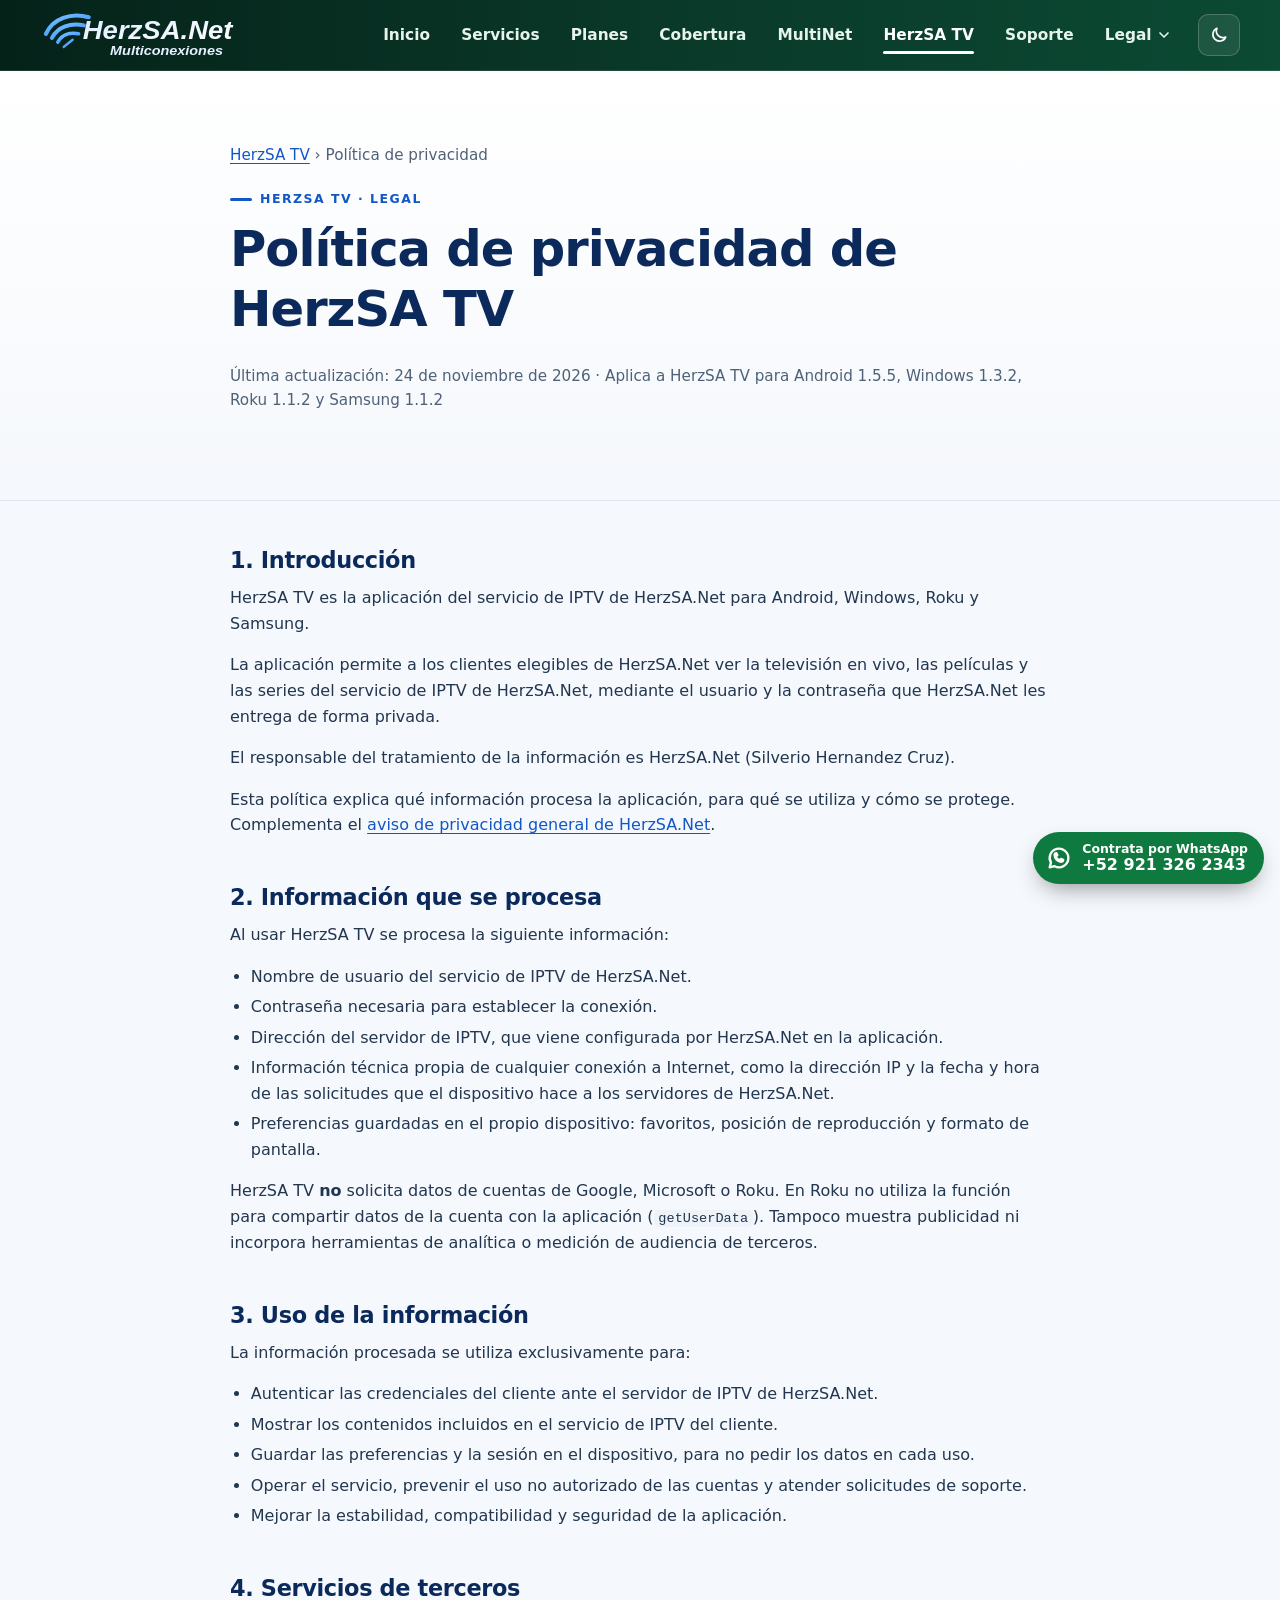
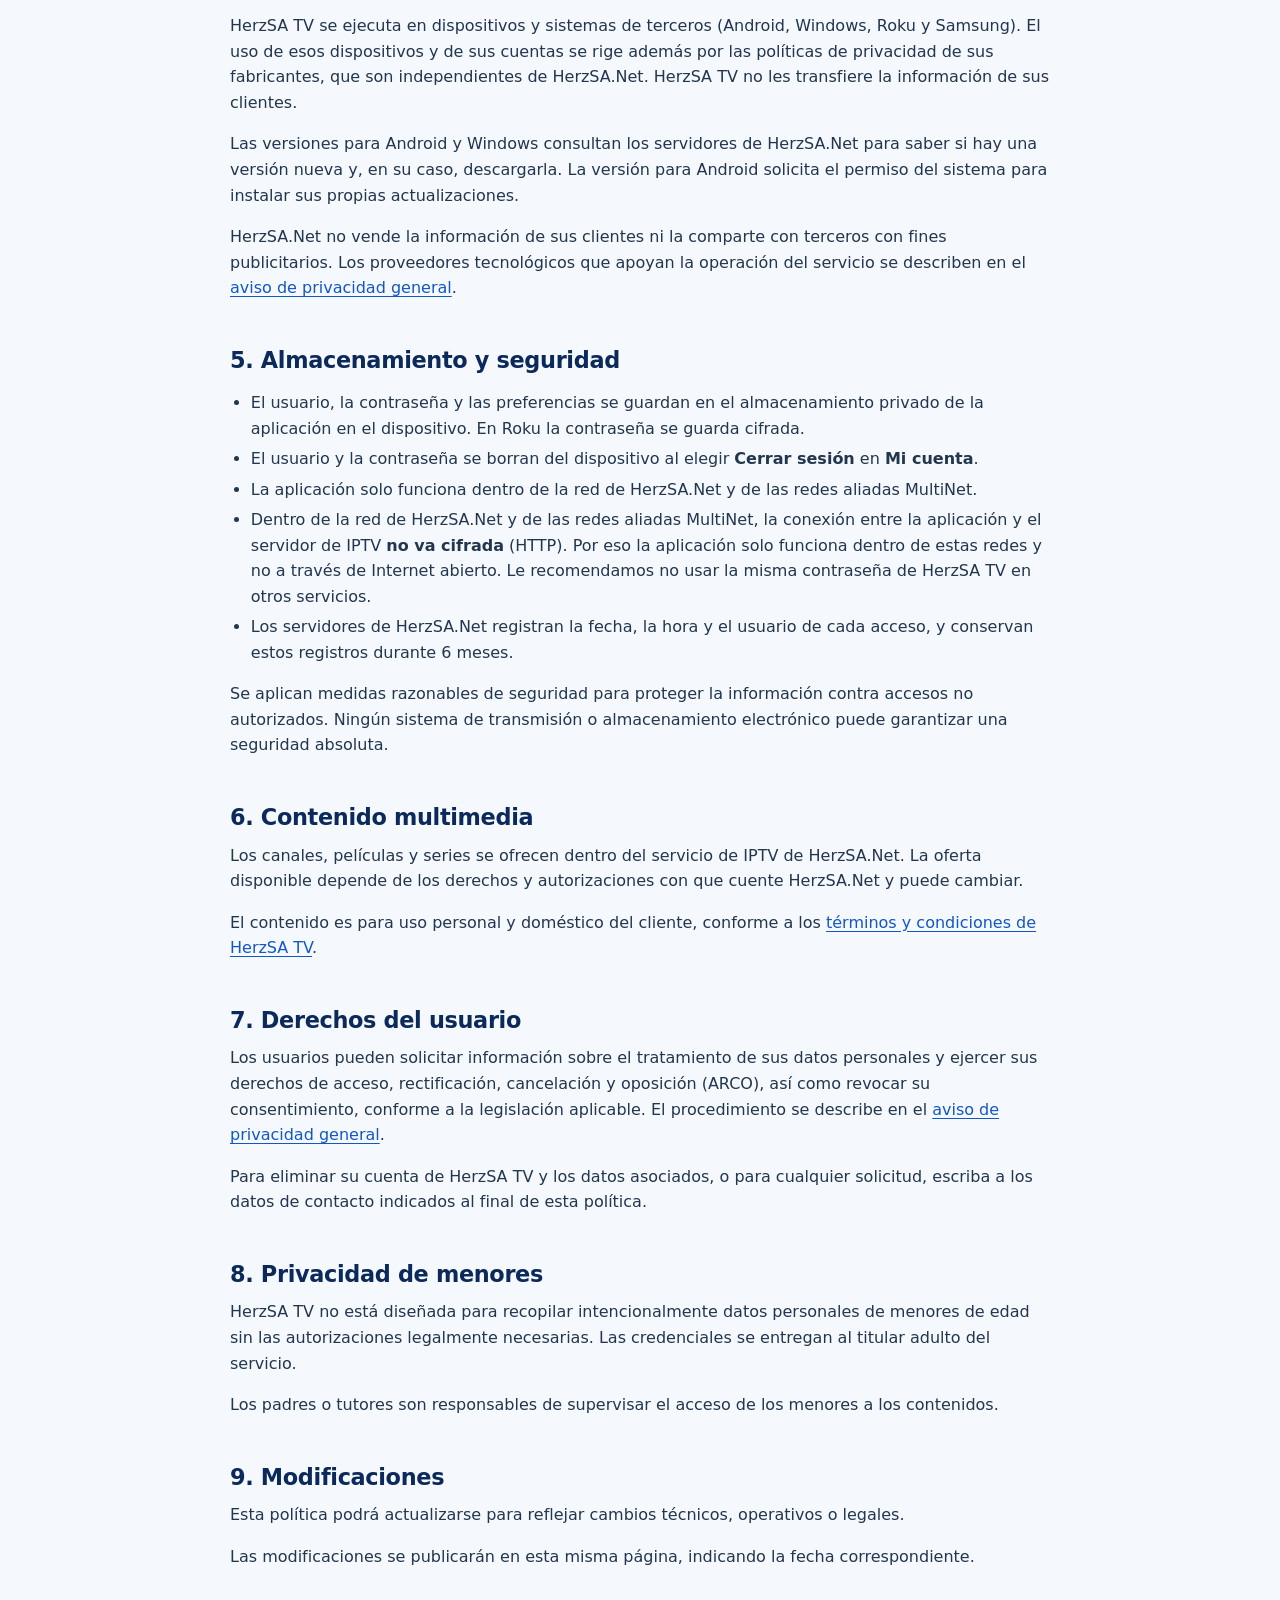
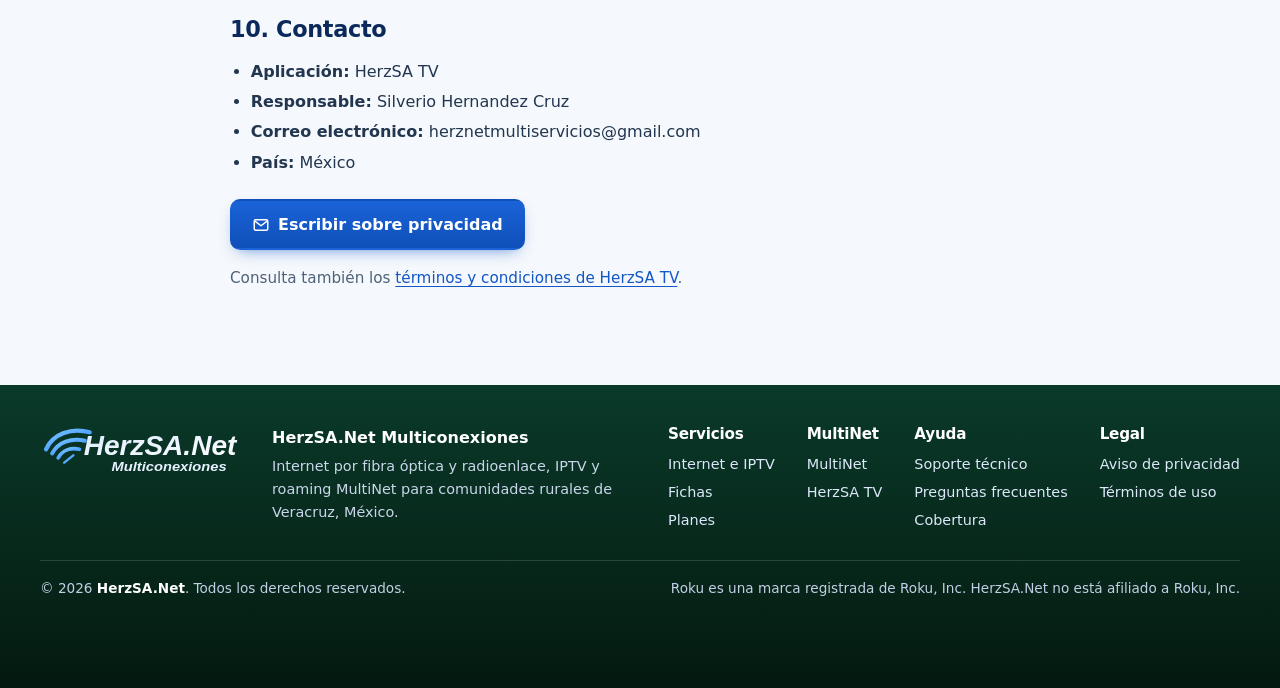
<file: herzsa-tv/privacidad/index.html>
<!doctype html>
<html lang="es-MX">
<head>
  <meta charset="utf-8">
  <meta name="viewport" content="width=device-width, initial-scale=1">
  <title>Política de privacidad de HerzSA TV</title>
  <meta name="description" content="Política de privacidad de la aplicación HerzSA TV para Roku: información procesada, uso, almacenamiento, seguridad y contacto.">
  <link rel="canonical" href="https://herzsa.net/herzsa-tv/privacidad/">
  <meta property="og:type" content="website">
  <meta property="og:locale" content="es_MX">
  <meta property="og:site_name" content="HerzSA.Net">
  <meta property="og:title" content="Política de privacidad de HerzSA TV">
  <meta property="og:description" content="Política de privacidad de la aplicación HerzSA TV para Roku: información procesada, uso, almacenamiento, seguridad y contacto.">
  <meta property="og:url" content="https://herzsa.net/herzsa-tv/privacidad/">
  <meta name="twitter:card" content="summary">
  <meta name="theme-color" content="#102A43">
  <link rel="icon" href="../../favicon.svg" type="image/svg+xml">
  <link rel="preload" as="image" href="../../assets/images/logo-herzsa-azul.svg">
  <link rel="stylesheet" href="../../assets/css/styles.css">
  <script>try{var t=localStorage.getItem("theme");if(t==="dark"||t==="light")document.documentElement.dataset.theme=t}catch(e){}</script>
  <script type="module" src="../../assets/js/main.js"></script>
</head>
<body class="theme-tv">
<a class="skip-link" href="#contenido">Saltar al contenido</a>
<header class="site-header">
  <div class="container header-inner">
    <a class="brand" href="../../" aria-label="HerzSA.Net Multiconexiones — inicio">
      <img class="logo-light" src="../../assets/images/logo-herzsa-azul.svg" alt="" width="196" height="50">
      <img class="logo-dark" src="../../assets/images/logo-herzsa-blanco.svg" alt="" width="196" height="50">
    </a>
    <nav class="nav" id="menu-principal" aria-label="Menú principal">
      <ul>
        <li><a href="../../">Inicio</a></li>
        <li><a href="../../servicios/">Servicios</a></li>
        <li><a href="../../planes/">Planes</a></li>
        <li><a href="../../cobertura/">Cobertura</a></li>
        <li><a href="../../multinet/">MultiNet</a></li>
        <li><a href="../../herzsa-tv/" aria-current="page">HerzSA TV</a></li>
        <li><a href="../../soporte/">Soporte</a></li>
        <li class="nav-drop">
          <button type="button" class="nav-drop__btn" aria-expanded="false" aria-controls="menu-legal">Legal<svg viewBox="0 0 24 24" fill="none" stroke="currentColor" stroke-width="2.5" stroke-linecap="round" stroke-linejoin="round" aria-hidden="true" focusable="false"><path d="M6 9l6 6 6-6"/></svg></button>
          <ul class="nav-drop__menu" id="menu-legal">
            <li><a href="../../privacidad/">Aviso de privacidad</a></li>
            <li><a href="../../terminos/">Términos de uso</a></li>
          </ul>
        </li>
      </ul>
    </nav>
    <button class="icon-btn" type="button" data-theme-toggle aria-pressed="false" aria-label="Cambiar a modo oscuro">
      <svg class="theme-icon-moon" viewBox="0 0 24 24" fill="none" stroke="currentColor" stroke-width="2" stroke-linecap="round" stroke-linejoin="round" aria-hidden="true" focusable="false"><path d="M20 14.5A8 8 0 0 1 9.5 4 8 8 0 1 0 20 14.5z"/></svg>
      <svg class="theme-icon-sun" viewBox="0 0 24 24" fill="none" stroke="currentColor" stroke-width="2" stroke-linecap="round" stroke-linejoin="round" aria-hidden="true" focusable="false"><circle cx="12" cy="12" r="4"/><path d="M12 2v2M12 20v2M4.9 4.9l1.4 1.4M17.7 17.7l1.4 1.4M2 12h2M20 12h2M4.9 19.1l1.4-1.4M17.7 6.3l1.4-1.4"/></svg>
    </button>
    <button class="icon-btn nav-toggle" type="button" data-nav-toggle aria-expanded="false" aria-controls="menu-principal">
      <span class="nav-toggle__text">Menú</span>
      <svg viewBox="0 0 24 24" fill="none" stroke="currentColor" stroke-width="2.5" stroke-linecap="round" stroke-linejoin="round" aria-hidden="true" focusable="false"><path d="M6 9l6 6 6-6"/></svg>
    </button>
  </div>
</header>
<main id="contenido">
  <section class="page-hero page-hero--plain" aria-labelledby="doc-title">
    <div class="container prose">
      <p class="meta"><a href="../../herzsa-tv/">HerzSA TV</a> › Política de privacidad</p>
      <span class="eyebrow">HerzSA TV · Legal</span>
      <h1 id="doc-title">Política de privacidad de HerzSA TV</h1>
      <p class="meta">Última actualización: 24 de noviembre de 2026 · Aplica a HerzSA TV para Android 1.5.5, Windows 1.3.2, Roku 1.1.2 y Samsung 1.1.2</p>
    </div>
  </section>

  <section class="section" style="padding-top:0">
    <div class="container prose">
      <div class="draft-banner" data-legal-draft role="note">
        <p><strong>Pendiente de completar.</strong> Este documento contiene datos marcados como <strong>PENDIENTE DE CONFIRMAR</strong> y debe revisarse antes de considerarse definitivo. No constituye asesoría legal.</p>
      </div>

      <h2 id="introduccion">1. Introducción</h2>
      <p>HerzSA TV es la aplicación del servicio de IPTV de HerzSA.Net para Android, Windows, Roku y Samsung.</p>
      <p>La aplicación permite a los clientes elegibles de HerzSA.Net ver la televisión en vivo, las películas y las series del servicio de IPTV de HerzSA.Net, mediante el usuario y la contraseña que HerzSA.Net les entrega de forma privada.</p>
      <p>El responsable del tratamiento de la información es HerzSA.Net (<span data-cfg="legal.ownerName"><span class="pending">PENDIENTE DE CONFIRMAR</span></span>).</p>
      <p>Esta política explica qué información procesa la aplicación, para qué se utiliza y cómo se protege. Complementa el <a href="../../privacidad/">aviso de privacidad general de HerzSA.Net</a>.</p>

      <h2 id="informacion">2. Información que se procesa</h2>
      <p>Al usar HerzSA TV se procesa la siguiente información:</p>
      <ul>
        <li>Nombre de usuario del servicio de IPTV de HerzSA.Net.</li>
        <li>Contraseña necesaria para establecer la conexión.</li>
        <li>Dirección del servidor de IPTV, que viene configurada por HerzSA.Net en la aplicación.</li>
        <li>Información técnica propia de cualquier conexión a Internet, como la dirección IP y la fecha y hora de las solicitudes que el dispositivo hace a los servidores de HerzSA.Net.</li>
        <li>Preferencias guardadas en el propio dispositivo: favoritos, posición de reproducción y formato de pantalla.</li>
      </ul>
      <p>HerzSA TV <strong>no</strong> solicita datos de cuentas de Google, Microsoft o Roku. En Roku no utiliza la función para compartir datos de la cuenta con la aplicación (<code>getUserData</code>). Tampoco muestra publicidad ni incorpora herramientas de analítica o medición de audiencia de terceros.</p>

      <h2 id="uso">3. Uso de la información</h2>
      <p>La información procesada se utiliza exclusivamente para:</p>
      <ul>
        <li>Autenticar las credenciales del cliente ante el servidor de IPTV de HerzSA.Net.</li>
        <li>Mostrar los contenidos incluidos en el servicio de IPTV del cliente.</li>
        <li>Guardar las preferencias y la sesión en el dispositivo, para no pedir los datos en cada uso.</li>
        <li>Operar el servicio, prevenir el uso no autorizado de las cuentas y atender solicitudes de soporte.</li>
        <li>Mejorar la estabilidad, compatibilidad y seguridad de la aplicación.</li>
      </ul>

      <h2 id="terceros">4. Servicios de terceros</h2>
      <p>HerzSA TV se ejecuta en dispositivos y sistemas de terceros (Android, Windows, Roku y Samsung). El uso de esos dispositivos y de sus cuentas se rige además por las políticas de privacidad de sus fabricantes, que son independientes de HerzSA.Net. HerzSA TV no les transfiere la información de sus clientes.</p>
      <p>Las versiones para Android y Windows consultan los servidores de HerzSA.Net para saber si hay una versión nueva y, en su caso, descargarla. La versión para Android solicita el permiso del sistema para instalar sus propias actualizaciones.</p>
      <p>HerzSA.Net no vende la información de sus clientes ni la comparte con terceros con fines publicitarios. Los proveedores tecnológicos que apoyan la operación del servicio se describen en el <a href="../../privacidad/#proveedores">aviso de privacidad general</a>.</p>

      <h2 id="seguridad">5. Almacenamiento y seguridad</h2>
      <ul>
        <li>El usuario, la contraseña y las preferencias se guardan en el almacenamiento privado de la aplicación en el dispositivo. En Roku la contraseña se guarda cifrada.</li>
        <li>El usuario y la contraseña se borran del dispositivo al elegir <strong>Cerrar sesión</strong> en <strong>Mi cuenta</strong>.</li>
        <li>La aplicación solo funciona dentro de la red de HerzSA.Net y de las redes aliadas MultiNet.</li>
        <li>Dentro de la red de HerzSA.Net y de las redes aliadas MultiNet, la conexión entre la aplicación y el servidor de IPTV <strong>no va cifrada</strong> (HTTP). Por eso la aplicación solo funciona dentro de estas redes y no a través de Internet abierto. Le recomendamos no usar la misma contraseña de HerzSA TV en otros servicios.</li>
        <li>Los servidores de HerzSA.Net registran la fecha, la hora y el usuario de cada acceso, y conservan estos registros durante 6 meses.</li>
      </ul>
      <p>Se aplican medidas razonables de seguridad para proteger la información contra accesos no autorizados. Ningún sistema de transmisión o almacenamiento electrónico puede garantizar una seguridad absoluta.</p>

      <h2 id="contenido-multimedia">6. Contenido multimedia</h2>
      <p>Los canales, películas y series se ofrecen dentro del servicio de IPTV de HerzSA.Net. La oferta disponible depende de los derechos y autorizaciones con que cuente HerzSA.Net y puede cambiar.</p>
      <p>El contenido es para uso personal y doméstico del cliente, conforme a los <a href="../../herzsa-tv/terminos/">términos y condiciones de HerzSA TV</a>.</p>

      <h2 id="derechos">7. Derechos del usuario</h2>
      <p>Los usuarios pueden solicitar información sobre el tratamiento de sus datos personales y ejercer sus derechos de acceso, rectificación, cancelación y oposición (ARCO), así como revocar su consentimiento, conforme a la legislación aplicable. El procedimiento se describe en el <a href="../../privacidad/#arco">aviso de privacidad general</a>.</p>
      <p>Para eliminar su cuenta de HerzSA TV y los datos asociados, o para cualquier solicitud, escriba a los datos de contacto indicados al final de esta política.</p>

      <h2 id="menores">8. Privacidad de menores</h2>
      <p>HerzSA TV no está diseñada para recopilar intencionalmente datos personales de menores de edad sin las autorizaciones legalmente necesarias. Las credenciales se entregan al titular adulto del servicio.</p>
      <p>Los padres o tutores son responsables de supervisar el acceso de los menores a los contenidos.</p>

      <h2 id="modificaciones">9. Modificaciones</h2>
      <p>Esta política podrá actualizarse para reflejar cambios técnicos, operativos o legales.</p>
      <p>Las modificaciones se publicarán en esta misma página, indicando la fecha correspondiente.</p>

      <h2 id="contacto">10. Contacto</h2>
      <ul>
        <li><strong>Aplicación:</strong> HerzSA TV</li>
        <li><strong>Responsable:</strong> <span data-cfg="legal.ownerName"><span class="pending">PENDIENTE DE CONFIRMAR</span></span></li>
        <li><strong>Correo electrónico:</strong> <span data-cfg="legal.privacyEmail"><span class="pending">PENDIENTE DE CONFIRMAR</span></span></li>
        <li><strong>País:</strong> México</li>
      </ul>
      <p class="actions"><a class="btn" data-contact="privacy-email" aria-disabled="true"><svg class="" viewBox="0 0 24 24" fill="none" stroke="currentColor" stroke-width="2" stroke-linecap="round" stroke-linejoin="round" aria-hidden="true" focusable="false"><rect x="3" y="5" width="18" height="14" rx="2"/><path d="M3.5 6.5l8.5 6.5 8.5-6.5"/></svg><span>Escribir sobre privacidad</span><span class="btn__note">Correo pendiente de confirmar</span></a></p>
      <p class="meta">Consulta también los <a href="../../herzsa-tv/terminos/">términos y condiciones de HerzSA TV</a>.</p>
    </div>
  </section>

</main>
<footer class="site-footer">
  <div class="container">
    <div class="footer-grid">
      <img class="footer-logo" src="../../assets/images/logo-herzsa-blanco.svg" alt="HerzSA.Net Multiconexiones" width="200" height="51">
      <div class="footer-about">
        <strong>HerzSA.Net Multiconexiones</strong>
        <p>Internet por fibra óptica y radioenlace, IPTV y roaming MultiNet para comunidades rurales de Veracruz, México.</p>
        <div data-social hidden><h2 class="visually-hidden">Redes sociales</h2></div>
      </div>
      <nav aria-label="Servicios">
        <h2>Servicios</h2>
        <ul>
          <li><a href="../../servicios/">Internet e IPTV</a></li>
          <li><a href="../../planes/#fichas">Fichas</a></li>
          <li><a href="../../planes/">Planes</a></li>
        </ul>
      </nav>
      <nav aria-label="MultiNet y HerzSA TV">
        <h2>MultiNet</h2>
        <ul>
          <li><a href="../../multinet/">MultiNet</a></li>
          <li><a href="../../herzsa-tv/">HerzSA TV</a></li>
        </ul>
      </nav>
      <nav aria-label="Ayuda">
        <h2>Ayuda</h2>
        <ul>
          <li><a href="../../soporte/">Soporte técnico</a></li>
          <li><a href="../../soporte/">Preguntas frecuentes</a></li>
          <li><a href="../../cobertura/">Cobertura</a></li>
        </ul>
      </nav>
      <nav aria-label="Legal">
        <h2>Legal</h2>
        <ul>
          <li><a href="../../privacidad/">Aviso de privacidad</a></li>
          <li><a href="../../terminos/">Términos de uso</a></li>
        </ul>
      </nav>
    </div>
    <div class="footer-bottom">
      <p>© <span data-year>2026</span> <strong>HerzSA.Net</strong>. Todos los derechos reservados.</p>
      <p>Roku es una marca registrada de Roku, Inc. HerzSA.Net no está afiliado a Roku, Inc.</p>
    </div>
  </div>
</footer>
<aside aria-label="Contratar por WhatsApp">
<a class="wa-float" data-contact="whatsapp-contratar" hidden>
  <svg viewBox="0 0 24 24" fill="none" stroke="currentColor" stroke-width="2" stroke-linecap="round" stroke-linejoin="round" aria-hidden="true" focusable="false"><path d="M20 12a8 8 0 0 1-11.8 7L4 20l1.1-4A8 8 0 1 1 20 12z"/><path d="M9 9.5c.3 1.8 1.7 3.6 3.6 4.4l1.2-1.1 1.8.8c0 1-.8 1.6-1.6 1.6A6 6 0 0 1 8.2 9.4c0-.8.6-1.6 1.6-1.6l.8 1.8z"/></svg>
  <span class="wa-float__text"><span class="wa-float__label">Contrata por WhatsApp</span><span class="wa-float__num" data-cfg="contact.whatsapp"></span></span>
</a>
</aside>
</body>
</html>
</file>
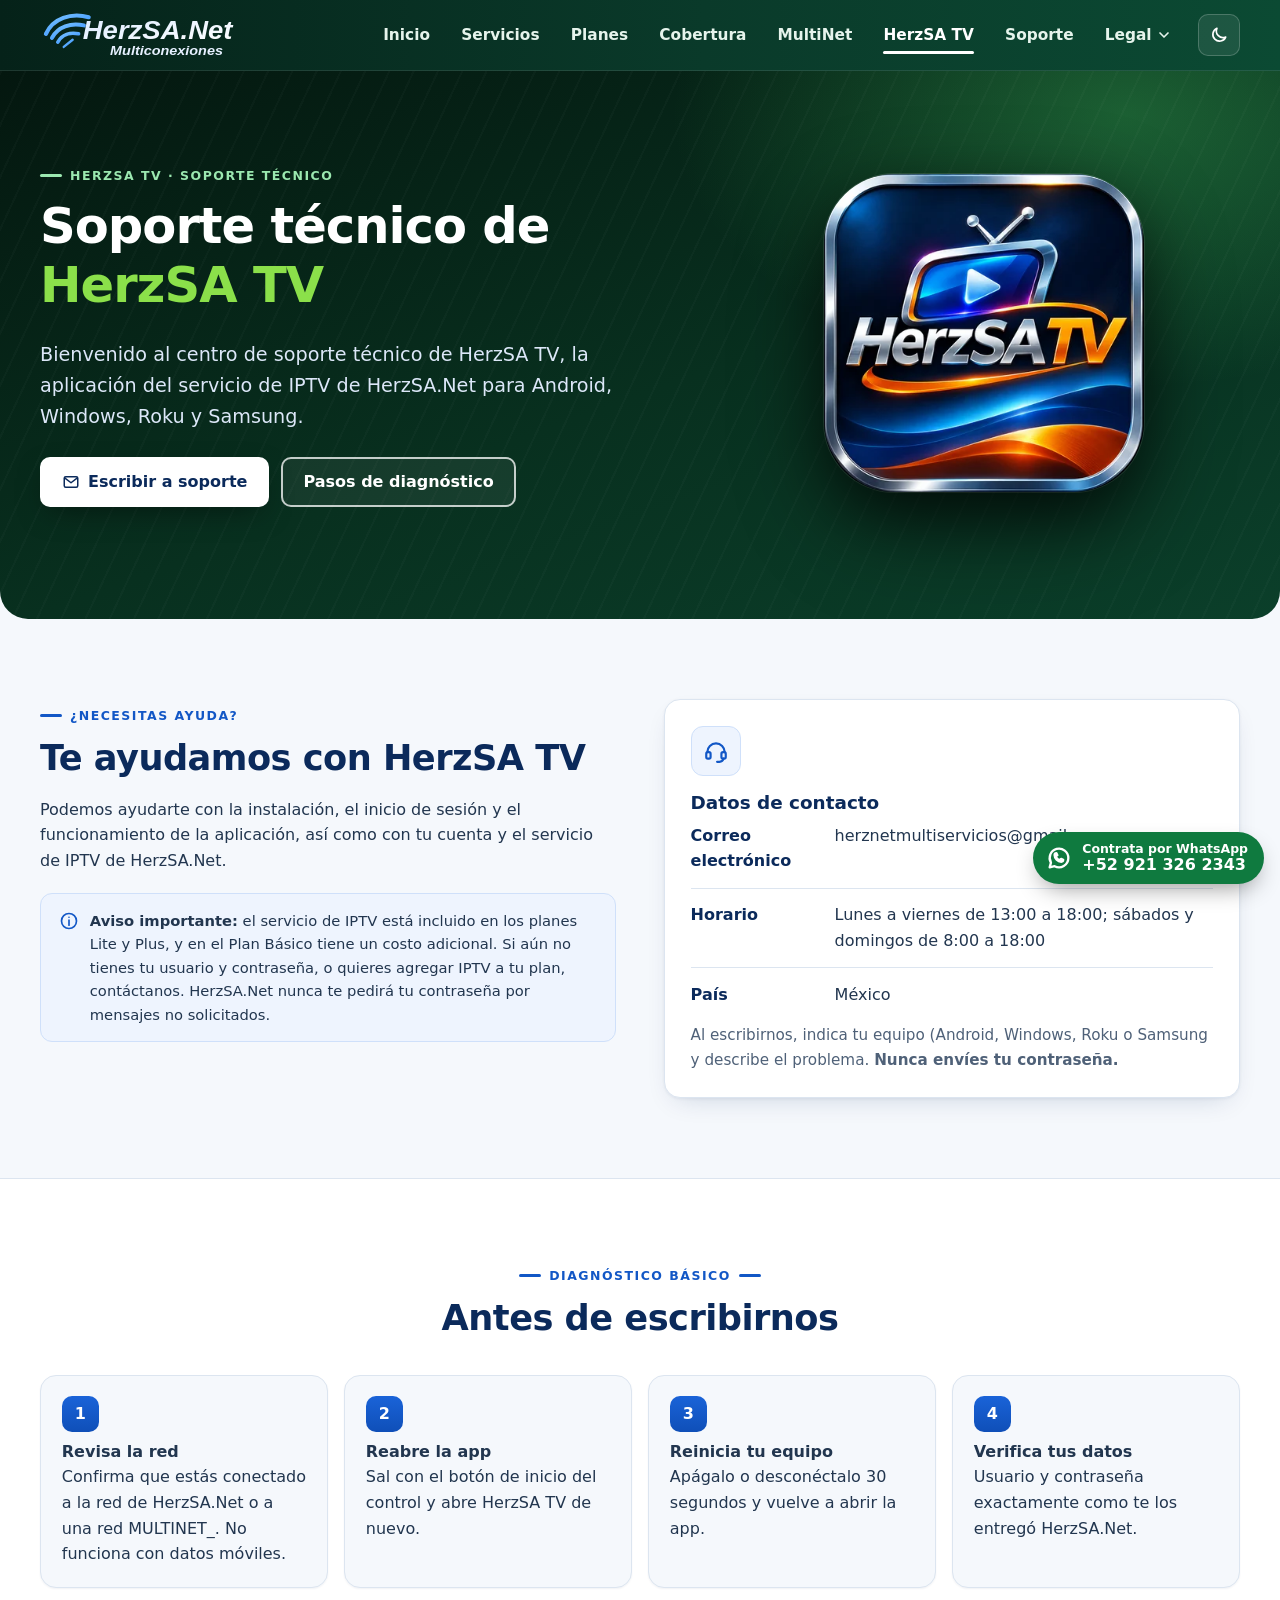
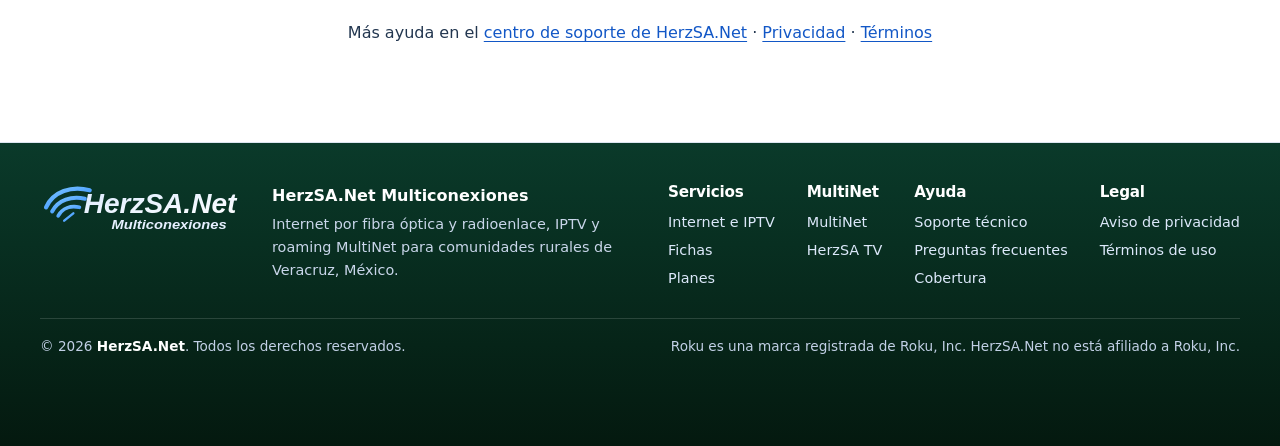
<file: herzsa-tv/soporte/index.html>
<!doctype html>
<html lang="es-MX">
<head>
  <meta charset="utf-8">
  <meta name="viewport" content="width=device-width, initial-scale=1">
  <title>Soporte técnico de HerzSA TV</title>
  <meta name="description" content="Centro de soporte técnico de la aplicación HerzSA TV para Roku: contacto y pasos básicos de diagnóstico.">
  <link rel="canonical" href="https://herzsa.net/herzsa-tv/soporte/">
  <meta property="og:type" content="website">
  <meta property="og:locale" content="es_MX">
  <meta property="og:site_name" content="HerzSA.Net">
  <meta property="og:title" content="Soporte técnico de HerzSA TV">
  <meta property="og:description" content="Centro de soporte técnico de la aplicación HerzSA TV para Roku: contacto y pasos básicos de diagnóstico.">
  <meta property="og:url" content="https://herzsa.net/herzsa-tv/soporte/">
  <meta name="twitter:card" content="summary">
  <meta name="theme-color" content="#102A43">
  <link rel="icon" href="../../favicon.svg" type="image/svg+xml">
  <link rel="preload" as="image" href="../../assets/images/logo-herzsa-azul.svg">
  <link rel="stylesheet" href="../../assets/css/styles.css">
  <script>try{var t=localStorage.getItem("theme");if(t==="dark"||t==="light")document.documentElement.dataset.theme=t}catch(e){}</script>
  <script type="module" src="../../assets/js/main.js"></script>
</head>
<body class="theme-tv">
<a class="skip-link" href="#contenido">Saltar al contenido</a>
<header class="site-header">
  <div class="container header-inner">
    <a class="brand" href="../../" aria-label="HerzSA.Net Multiconexiones — inicio">
      <img class="logo-light" src="../../assets/images/logo-herzsa-azul.svg" alt="" width="196" height="50">
      <img class="logo-dark" src="../../assets/images/logo-herzsa-blanco.svg" alt="" width="196" height="50">
    </a>
    <nav class="nav" id="menu-principal" aria-label="Menú principal">
      <ul>
        <li><a href="../../">Inicio</a></li>
        <li><a href="../../servicios/">Servicios</a></li>
        <li><a href="../../planes/">Planes</a></li>
        <li><a href="../../cobertura/">Cobertura</a></li>
        <li><a href="../../multinet/">MultiNet</a></li>
        <li><a href="../../herzsa-tv/" aria-current="page">HerzSA TV</a></li>
        <li><a href="../../soporte/">Soporte</a></li>
        <li class="nav-drop">
          <button type="button" class="nav-drop__btn" aria-expanded="false" aria-controls="menu-legal">Legal<svg viewBox="0 0 24 24" fill="none" stroke="currentColor" stroke-width="2.5" stroke-linecap="round" stroke-linejoin="round" aria-hidden="true" focusable="false"><path d="M6 9l6 6 6-6"/></svg></button>
          <ul class="nav-drop__menu" id="menu-legal">
            <li><a href="../../privacidad/">Aviso de privacidad</a></li>
            <li><a href="../../terminos/">Términos de uso</a></li>
          </ul>
        </li>
      </ul>
    </nav>
    <button class="icon-btn" type="button" data-theme-toggle aria-pressed="false" aria-label="Cambiar a modo oscuro">
      <svg class="theme-icon-moon" viewBox="0 0 24 24" fill="none" stroke="currentColor" stroke-width="2" stroke-linecap="round" stroke-linejoin="round" aria-hidden="true" focusable="false"><path d="M20 14.5A8 8 0 0 1 9.5 4 8 8 0 1 0 20 14.5z"/></svg>
      <svg class="theme-icon-sun" viewBox="0 0 24 24" fill="none" stroke="currentColor" stroke-width="2" stroke-linecap="round" stroke-linejoin="round" aria-hidden="true" focusable="false"><circle cx="12" cy="12" r="4"/><path d="M12 2v2M12 20v2M4.9 4.9l1.4 1.4M17.7 17.7l1.4 1.4M2 12h2M20 12h2M4.9 19.1l1.4-1.4M17.7 6.3l1.4-1.4"/></svg>
    </button>
    <button class="icon-btn nav-toggle" type="button" data-nav-toggle aria-expanded="false" aria-controls="menu-principal">
      <span class="nav-toggle__text">Menú</span>
      <svg viewBox="0 0 24 24" fill="none" stroke="currentColor" stroke-width="2.5" stroke-linecap="round" stroke-linejoin="round" aria-hidden="true" focusable="false"><path d="M6 9l6 6 6-6"/></svg>
    </button>
  </div>
</header>
<main id="contenido">
  <section class="hero" aria-labelledby="doc-title">
    <div class="container hero-grid">
      <div>
        <span class="eyebrow">HerzSA TV · Soporte técnico</span>
        <h1 id="doc-title">Soporte técnico de <span class="accent">HerzSA TV</span></h1>
        <p class="lead">Bienvenido al centro de soporte técnico de HerzSA TV, la aplicación del servicio de IPTV de HerzSA.Net para Android, Windows, Roku y Samsung.</p>
        <div class="actions">
          <a class="btn btn--light" data-contact="email" aria-disabled="true"><svg class="" viewBox="0 0 24 24" fill="none" stroke="currentColor" stroke-width="2" stroke-linecap="round" stroke-linejoin="round" aria-hidden="true" focusable="false"><rect x="3" y="5" width="18" height="14" rx="2"/><path d="M3.5 6.5l8.5 6.5 8.5-6.5"/></svg><span>Escribir a soporte</span><span class="btn__note">Correo pendiente de confirmar</span></a>
          <a class="btn btn--outline-light" href="#ayuda">Pasos de diagnóstico</a>
        </div>
      </div>
      <div class="hero-art hero-art--app">
        <img src="../../assets/images/herzsa-tv.webp" alt="Logotipo de la aplicación HerzSA TV" width="408" height="405">
      </div>
    </div>
  </section>

  <section class="section" id="contacto" aria-labelledby="ayuda-title">
    <div class="container split">
      <div class="reveal">
        <span class="eyebrow">¿Necesitas ayuda?</span>
        <h2 id="ayuda-title">Te ayudamos con HerzSA TV</h2>
        <p>Podemos ayudarte con la instalación, el inicio de sesión y el funcionamiento de la aplicación, así como con tu cuenta y el servicio de IPTV de HerzSA.Net.</p>
        <div class="note">
          <svg class="" viewBox="0 0 24 24" fill="none" stroke="currentColor" stroke-width="2" stroke-linecap="round" stroke-linejoin="round" aria-hidden="true" focusable="false"><circle cx="12" cy="12" r="9"/><path d="M12 11v6M12 7.5v.01"/></svg>
          <div><p><strong>Aviso importante:</strong> el servicio de IPTV está incluido en los planes Lite y Plus, y en el Plan Básico tiene un costo adicional. Si aún no tienes tu usuario y contraseña, o quieres agregar IPTV a tu plan, contáctanos. HerzSA.Net nunca te pedirá tu contraseña por mensajes no solicitados.</p></div>
        </div>
      </div>
      <div class="card reveal">
        <div class="card-icon"><svg class="" viewBox="0 0 24 24" fill="none" stroke="currentColor" stroke-width="2" stroke-linecap="round" stroke-linejoin="round" aria-hidden="true" focusable="false"><path d="M4 13a8 8 0 0 1 16 0"/><rect x="3" y="13" width="4" height="6" rx="1.5"/><rect x="17" y="13" width="4" height="6" rx="1.5"/><path d="M19 19a4 4 0 0 1-4 3h-2"/></svg></div>
        <h3>Datos de contacto</h3>
        <ul class="contact-list">
          <li><strong>Correo electrónico</strong><span data-cfg="contact.supportEmail"><span class="pending">PENDIENTE DE CONFIRMAR</span></span></li>
          <li><strong>Horario</strong><span data-cfg="contact.hours"><span class="pending">PENDIENTE DE CONFIRMAR</span></span></li>
          <li><strong>País</strong><span>México</span></li>
        </ul>
        <p class="meta" style="margin-top:1rem">Al escribirnos, indica tu equipo (Android, Windows, Roku o Samsung y describe el problema. <strong>Nunca envíes tu contraseña.</strong></p>
      </div>
    </div>
  </section>

  <section class="section section--alt" id="ayuda" aria-labelledby="diag-title">
    <div class="container">
      <div class="section-head section-head--center">
        <span class="eyebrow">Diagnóstico básico</span>
        <h2 id="diag-title">Antes de escribirnos</h2>
      </div>
      <ol class="steps steps--cards">
        <li class="reveal"><strong>Revisa la red</strong><br>Confirma que estás conectado a la red de HerzSA.Net o a una red MULTINET_. No funciona con datos móviles.</li>
        <li class="reveal"><strong>Reabre la app</strong><br>Sal con el botón de inicio del control y abre HerzSA TV de nuevo.</li>
        <li class="reveal"><strong>Reinicia tu equipo</strong><br>Apágalo o desconéctalo 30 segundos y vuelve a abrir la app.</li>
        <li class="reveal"><strong>Verifica tus datos</strong><br>Usuario y contraseña exactamente como te los entregó HerzSA.Net.</li>
      </ol>
      <p class="tabs-center" style="margin-top:2rem">Más ayuda en el <a href="../../soporte/#herzsa-tv">centro de soporte de HerzSA.Net</a> · <a href="../../herzsa-tv/privacidad/">Privacidad</a> · <a href="../../herzsa-tv/terminos/">Términos</a></p>
    </div>
  </section>

</main>
<footer class="site-footer">
  <div class="container">
    <div class="footer-grid">
      <img class="footer-logo" src="../../assets/images/logo-herzsa-blanco.svg" alt="HerzSA.Net Multiconexiones" width="200" height="51">
      <div class="footer-about">
        <strong>HerzSA.Net Multiconexiones</strong>
        <p>Internet por fibra óptica y radioenlace, IPTV y roaming MultiNet para comunidades rurales de Veracruz, México.</p>
        <div data-social hidden><h2 class="visually-hidden">Redes sociales</h2></div>
      </div>
      <nav aria-label="Servicios">
        <h2>Servicios</h2>
        <ul>
          <li><a href="../../servicios/">Internet e IPTV</a></li>
          <li><a href="../../planes/#fichas">Fichas</a></li>
          <li><a href="../../planes/">Planes</a></li>
        </ul>
      </nav>
      <nav aria-label="MultiNet y HerzSA TV">
        <h2>MultiNet</h2>
        <ul>
          <li><a href="../../multinet/">MultiNet</a></li>
          <li><a href="../../herzsa-tv/">HerzSA TV</a></li>
        </ul>
      </nav>
      <nav aria-label="Ayuda">
        <h2>Ayuda</h2>
        <ul>
          <li><a href="../../soporte/">Soporte técnico</a></li>
          <li><a href="../../soporte/">Preguntas frecuentes</a></li>
          <li><a href="../../cobertura/">Cobertura</a></li>
        </ul>
      </nav>
      <nav aria-label="Legal">
        <h2>Legal</h2>
        <ul>
          <li><a href="../../privacidad/">Aviso de privacidad</a></li>
          <li><a href="../../terminos/">Términos de uso</a></li>
        </ul>
      </nav>
    </div>
    <div class="footer-bottom">
      <p>© <span data-year>2026</span> <strong>HerzSA.Net</strong>. Todos los derechos reservados.</p>
      <p>Roku es una marca registrada de Roku, Inc. HerzSA.Net no está afiliado a Roku, Inc.</p>
    </div>
  </div>
</footer>
<aside aria-label="Contratar por WhatsApp">
<a class="wa-float" data-contact="whatsapp-contratar" hidden>
  <svg viewBox="0 0 24 24" fill="none" stroke="currentColor" stroke-width="2" stroke-linecap="round" stroke-linejoin="round" aria-hidden="true" focusable="false"><path d="M20 12a8 8 0 0 1-11.8 7L4 20l1.1-4A8 8 0 1 1 20 12z"/><path d="M9 9.5c.3 1.8 1.7 3.6 3.6 4.4l1.2-1.1 1.8.8c0 1-.8 1.6-1.6 1.6A6 6 0 0 1 8.2 9.4c0-.8.6-1.6 1.6-1.6l.8 1.8z"/></svg>
  <span class="wa-float__text"><span class="wa-float__label">Contrata por WhatsApp</span><span class="wa-float__num" data-cfg="contact.whatsapp"></span></span>
</a>
</aside>
</body>
</html>
</file>
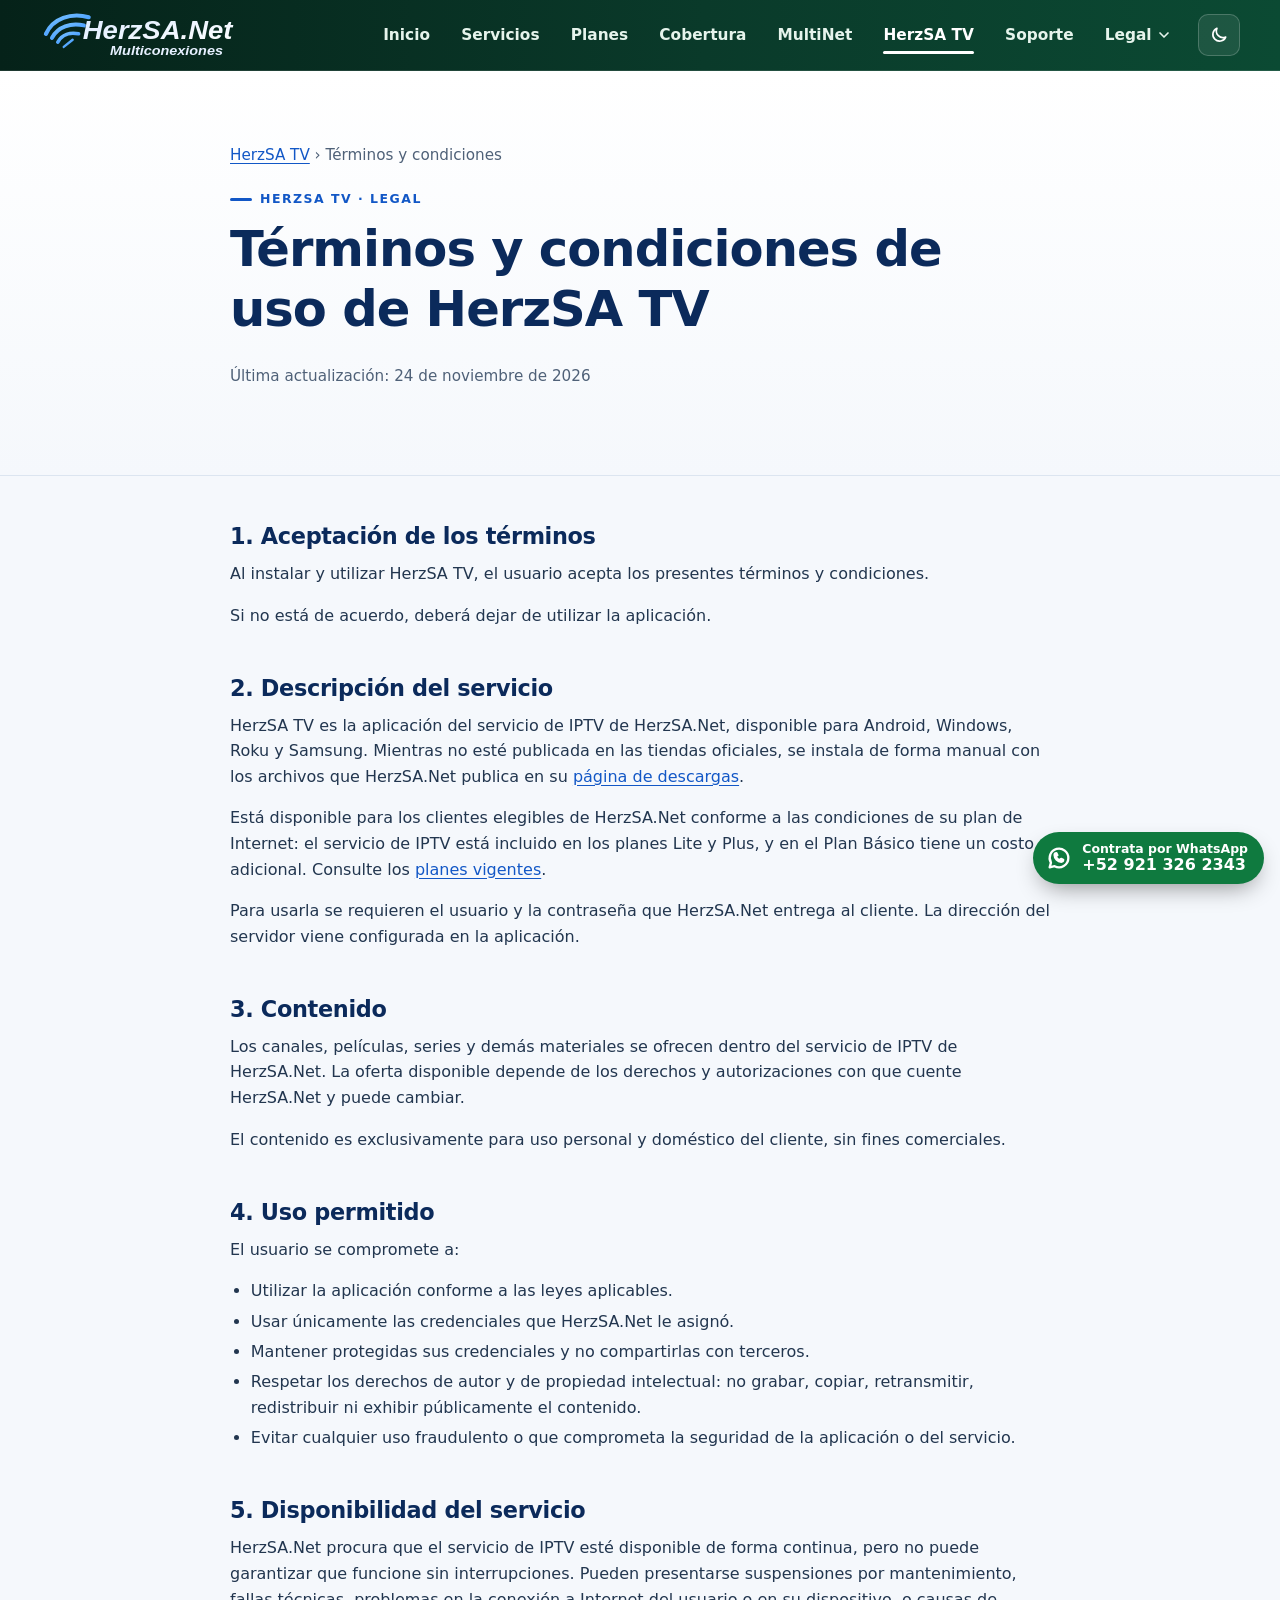
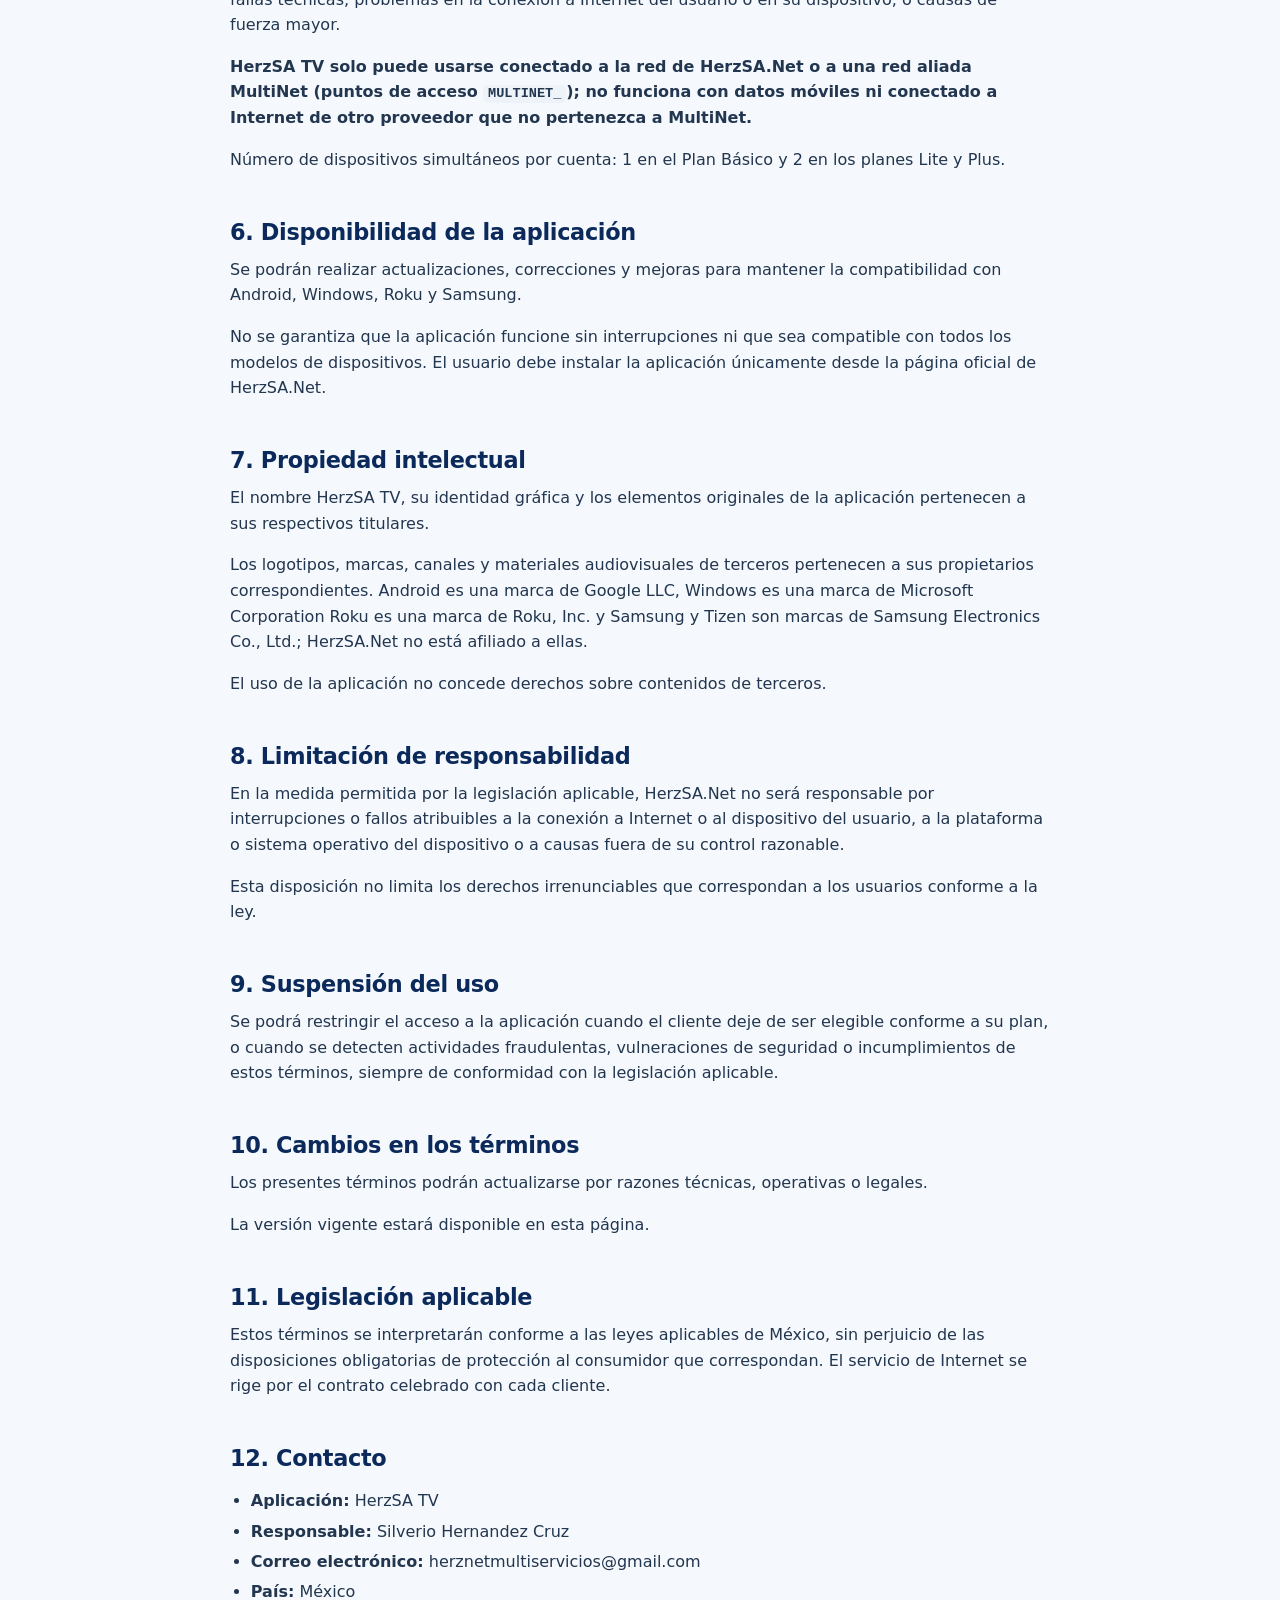
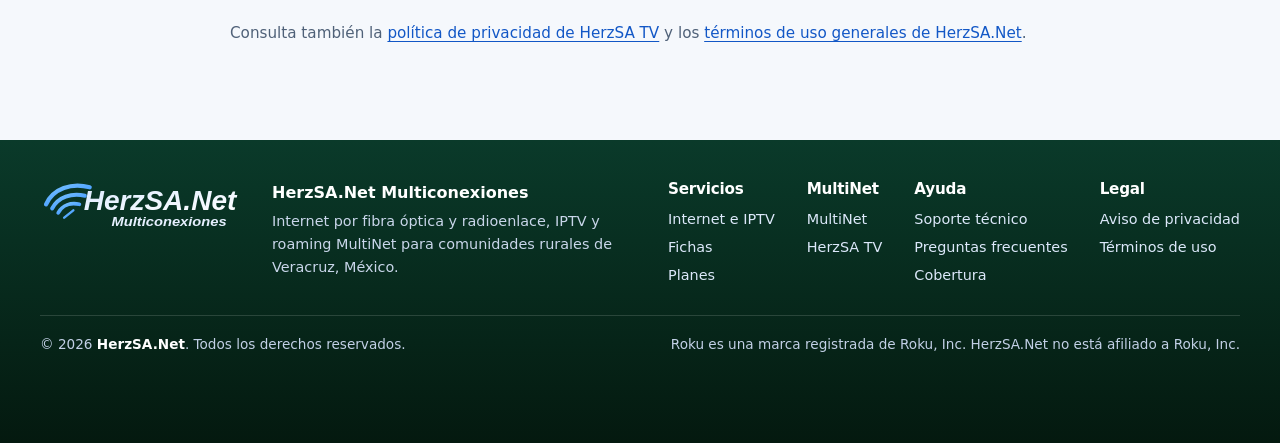
<file: herzsa-tv/terminos/index.html>
<!doctype html>
<html lang="es-MX">
<head>
  <meta charset="utf-8">
  <meta name="viewport" content="width=device-width, initial-scale=1">
  <title>Términos y condiciones de HerzSA TV</title>
  <meta name="description" content="Términos y condiciones de uso de la aplicación HerzSA TV para Roku.">
  <link rel="canonical" href="https://herzsa.net/herzsa-tv/terminos/">
  <meta property="og:type" content="website">
  <meta property="og:locale" content="es_MX">
  <meta property="og:site_name" content="HerzSA.Net">
  <meta property="og:title" content="Términos y condiciones de HerzSA TV">
  <meta property="og:description" content="Términos y condiciones de uso de la aplicación HerzSA TV para Roku.">
  <meta property="og:url" content="https://herzsa.net/herzsa-tv/terminos/">
  <meta name="twitter:card" content="summary">
  <meta name="theme-color" content="#102A43">
  <link rel="icon" href="../../favicon.svg" type="image/svg+xml">
  <link rel="preload" as="image" href="../../assets/images/logo-herzsa-azul.svg">
  <link rel="stylesheet" href="../../assets/css/styles.css">
  <script>try{var t=localStorage.getItem("theme");if(t==="dark"||t==="light")document.documentElement.dataset.theme=t}catch(e){}</script>
  <script type="module" src="../../assets/js/main.js"></script>
</head>
<body class="theme-tv">
<a class="skip-link" href="#contenido">Saltar al contenido</a>
<header class="site-header">
  <div class="container header-inner">
    <a class="brand" href="../../" aria-label="HerzSA.Net Multiconexiones — inicio">
      <img class="logo-light" src="../../assets/images/logo-herzsa-azul.svg" alt="" width="196" height="50">
      <img class="logo-dark" src="../../assets/images/logo-herzsa-blanco.svg" alt="" width="196" height="50">
    </a>
    <nav class="nav" id="menu-principal" aria-label="Menú principal">
      <ul>
        <li><a href="../../">Inicio</a></li>
        <li><a href="../../servicios/">Servicios</a></li>
        <li><a href="../../planes/">Planes</a></li>
        <li><a href="../../cobertura/">Cobertura</a></li>
        <li><a href="../../multinet/">MultiNet</a></li>
        <li><a href="../../herzsa-tv/" aria-current="page">HerzSA TV</a></li>
        <li><a href="../../soporte/">Soporte</a></li>
        <li class="nav-drop">
          <button type="button" class="nav-drop__btn" aria-expanded="false" aria-controls="menu-legal">Legal<svg viewBox="0 0 24 24" fill="none" stroke="currentColor" stroke-width="2.5" stroke-linecap="round" stroke-linejoin="round" aria-hidden="true" focusable="false"><path d="M6 9l6 6 6-6"/></svg></button>
          <ul class="nav-drop__menu" id="menu-legal">
            <li><a href="../../privacidad/">Aviso de privacidad</a></li>
            <li><a href="../../terminos/">Términos de uso</a></li>
          </ul>
        </li>
      </ul>
    </nav>
    <button class="icon-btn" type="button" data-theme-toggle aria-pressed="false" aria-label="Cambiar a modo oscuro">
      <svg class="theme-icon-moon" viewBox="0 0 24 24" fill="none" stroke="currentColor" stroke-width="2" stroke-linecap="round" stroke-linejoin="round" aria-hidden="true" focusable="false"><path d="M20 14.5A8 8 0 0 1 9.5 4 8 8 0 1 0 20 14.5z"/></svg>
      <svg class="theme-icon-sun" viewBox="0 0 24 24" fill="none" stroke="currentColor" stroke-width="2" stroke-linecap="round" stroke-linejoin="round" aria-hidden="true" focusable="false"><circle cx="12" cy="12" r="4"/><path d="M12 2v2M12 20v2M4.9 4.9l1.4 1.4M17.7 17.7l1.4 1.4M2 12h2M20 12h2M4.9 19.1l1.4-1.4M17.7 6.3l1.4-1.4"/></svg>
    </button>
    <button class="icon-btn nav-toggle" type="button" data-nav-toggle aria-expanded="false" aria-controls="menu-principal">
      <span class="nav-toggle__text">Menú</span>
      <svg viewBox="0 0 24 24" fill="none" stroke="currentColor" stroke-width="2.5" stroke-linecap="round" stroke-linejoin="round" aria-hidden="true" focusable="false"><path d="M6 9l6 6 6-6"/></svg>
    </button>
  </div>
</header>
<main id="contenido">
  <section class="page-hero page-hero--plain" aria-labelledby="doc-title">
    <div class="container prose">
      <p class="meta"><a href="../../herzsa-tv/">HerzSA TV</a> › Términos y condiciones</p>
      <span class="eyebrow">HerzSA TV · Legal</span>
      <h1 id="doc-title">Términos y condiciones de uso de HerzSA TV</h1>
      <p class="meta">Última actualización: 24 de noviembre de 2026</p>
    </div>
  </section>

  <section class="section" style="padding-top:0">
    <div class="container prose">
      <div class="draft-banner" data-legal-draft role="note">
        <p><strong>Pendiente de completar.</strong> Este documento contiene datos marcados como <strong>PENDIENTE DE CONFIRMAR</strong> y debe revisarse antes de considerarse definitivo. No constituye asesoría legal.</p>
      </div>

      <h2 id="aceptacion">1. Aceptación de los términos</h2>
      <p>Al instalar y utilizar HerzSA TV, el usuario acepta los presentes términos y condiciones.</p>
      <p>Si no está de acuerdo, deberá dejar de utilizar la aplicación.</p>

      <h2 id="descripcion">2. Descripción del servicio</h2>
      <p>HerzSA TV es la aplicación del servicio de IPTV de HerzSA.Net, disponible para Android, Windows, Roku y Samsung. Mientras no esté publicada en las tiendas oficiales, se instala de forma manual con los archivos que HerzSA.Net publica en su <a href="../../herzsa-tv/descargar/">página de descargas</a>.</p>
      <p>Está disponible para los clientes elegibles de HerzSA.Net conforme a las condiciones de su plan de Internet: el servicio de IPTV está incluido en los planes Lite y Plus, y en el Plan Básico tiene un costo adicional. Consulte los <a href="../../planes/">planes vigentes</a>.</p>
      <p>Para usarla se requieren el usuario y la contraseña que HerzSA.Net entrega al cliente. La dirección del servidor viene configurada en la aplicación.</p>

      <h2 id="contenido-multimedia">3. Contenido</h2>
      <p>Los canales, películas, series y demás materiales se ofrecen dentro del servicio de IPTV de HerzSA.Net. La oferta disponible depende de los derechos y autorizaciones con que cuente HerzSA.Net y puede cambiar.</p>
      <p>El contenido es exclusivamente para uso personal y doméstico del cliente, sin fines comerciales.</p>

      <h2 id="uso-permitido">4. Uso permitido</h2>
      <p>El usuario se compromete a:</p>
      <ul>
        <li>Utilizar la aplicación conforme a las leyes aplicables.</li>
        <li>Usar únicamente las credenciales que HerzSA.Net le asignó.</li>
        <li>Mantener protegidas sus credenciales y no compartirlas con terceros.</li>
        <li>Respetar los derechos de autor y de propiedad intelectual: no grabar, copiar, retransmitir, redistribuir ni exhibir públicamente el contenido.</li>
        <li>Evitar cualquier uso fraudulento o que comprometa la seguridad de la aplicación o del servicio.</li>
      </ul>

      <h2 id="disponibilidad-servicio">5. Disponibilidad del servicio</h2>
      <p>HerzSA.Net procura que el servicio de IPTV esté disponible de forma continua, pero no puede garantizar que funcione sin interrupciones. Pueden presentarse suspensiones por mantenimiento, fallas técnicas, problemas en la conexión a Internet del usuario o en su dispositivo, o causas de fuerza mayor.</p>
      <p><strong>HerzSA TV solo puede usarse conectado a la red de HerzSA.Net o a una red aliada MultiNet (puntos de acceso <code>MULTINET_</code>); no funciona con datos móviles ni conectado a Internet de otro proveedor que no pertenezca a MultiNet.</strong></p>
      <p>Número de dispositivos simultáneos por cuenta: 1 en el Plan Básico y 2 en los planes Lite y Plus.</p>

      <h2 id="disponibilidad">6. Disponibilidad de la aplicación</h2>
      <p>Se podrán realizar actualizaciones, correcciones y mejoras para mantener la compatibilidad con Android, Windows, Roku y Samsung.</p>
      <p>No se garantiza que la aplicación funcione sin interrupciones ni que sea compatible con todos los modelos de dispositivos. El usuario debe instalar la aplicación únicamente desde la página oficial de HerzSA.Net.</p>

      <h2 id="propiedad">7. Propiedad intelectual</h2>
      <p>El nombre HerzSA TV, su identidad gráfica y los elementos originales de la aplicación pertenecen a sus respectivos titulares.</p>
      <p>Los logotipos, marcas, canales y materiales audiovisuales de terceros pertenecen a sus propietarios correspondientes. Android es una marca de Google LLC, Windows es una marca de Microsoft Corporation Roku es una marca de Roku, Inc. y Samsung y Tizen son marcas de Samsung Electronics Co., Ltd.; HerzSA.Net no está afiliado a ellas.</p>
      <p>El uso de la aplicación no concede derechos sobre contenidos de terceros.</p>

      <h2 id="responsabilidad">8. Limitación de responsabilidad</h2>
      <p>En la medida permitida por la legislación aplicable, HerzSA.Net no será responsable por interrupciones o fallos atribuibles a la conexión a Internet o al dispositivo del usuario, a la plataforma o sistema operativo del dispositivo o a causas fuera de su control razonable.</p>
      <p>Esta disposición no limita los derechos irrenunciables que correspondan a los usuarios conforme a la ley.</p>

      <h2 id="suspension">9. Suspensión del uso</h2>
      <p>Se podrá restringir el acceso a la aplicación cuando el cliente deje de ser elegible conforme a su plan, o cuando se detecten actividades fraudulentas, vulneraciones de seguridad o incumplimientos de estos términos, siempre de conformidad con la legislación aplicable.</p>

      <h2 id="cambios">10. Cambios en los términos</h2>
      <p>Los presentes términos podrán actualizarse por razones técnicas, operativas o legales.</p>
      <p>La versión vigente estará disponible en esta página.</p>

      <h2 id="legislacion">11. Legislación aplicable</h2>
      <p>Estos términos se interpretarán conforme a las leyes aplicables de México, sin perjuicio de las disposiciones obligatorias de protección al consumidor que correspondan. El servicio de Internet se rige por el contrato celebrado con cada cliente.</p>

      <h2 id="contacto">12. Contacto</h2>
      <ul>
        <li><strong>Aplicación:</strong> HerzSA TV</li>
        <li><strong>Responsable:</strong> <span data-cfg="legal.ownerName"><span class="pending">PENDIENTE DE CONFIRMAR</span></span></li>
        <li><strong>Correo electrónico:</strong> <span data-cfg="contact.supportEmail"><span class="pending">PENDIENTE DE CONFIRMAR</span></span></li>
        <li><strong>País:</strong> México</li>
      </ul>
      <p class="meta">Consulta también la <a href="../../herzsa-tv/privacidad/">política de privacidad de HerzSA TV</a> y los <a href="../../terminos/">términos de uso generales de HerzSA.Net</a>.</p>
    </div>
  </section>

</main>
<footer class="site-footer">
  <div class="container">
    <div class="footer-grid">
      <img class="footer-logo" src="../../assets/images/logo-herzsa-blanco.svg" alt="HerzSA.Net Multiconexiones" width="200" height="51">
      <div class="footer-about">
        <strong>HerzSA.Net Multiconexiones</strong>
        <p>Internet por fibra óptica y radioenlace, IPTV y roaming MultiNet para comunidades rurales de Veracruz, México.</p>
        <div data-social hidden><h2 class="visually-hidden">Redes sociales</h2></div>
      </div>
      <nav aria-label="Servicios">
        <h2>Servicios</h2>
        <ul>
          <li><a href="../../servicios/">Internet e IPTV</a></li>
          <li><a href="../../planes/#fichas">Fichas</a></li>
          <li><a href="../../planes/">Planes</a></li>
        </ul>
      </nav>
      <nav aria-label="MultiNet y HerzSA TV">
        <h2>MultiNet</h2>
        <ul>
          <li><a href="../../multinet/">MultiNet</a></li>
          <li><a href="../../herzsa-tv/">HerzSA TV</a></li>
        </ul>
      </nav>
      <nav aria-label="Ayuda">
        <h2>Ayuda</h2>
        <ul>
          <li><a href="../../soporte/">Soporte técnico</a></li>
          <li><a href="../../soporte/">Preguntas frecuentes</a></li>
          <li><a href="../../cobertura/">Cobertura</a></li>
        </ul>
      </nav>
      <nav aria-label="Legal">
        <h2>Legal</h2>
        <ul>
          <li><a href="../../privacidad/">Aviso de privacidad</a></li>
          <li><a href="../../terminos/">Términos de uso</a></li>
        </ul>
      </nav>
    </div>
    <div class="footer-bottom">
      <p>© <span data-year>2026</span> <strong>HerzSA.Net</strong>. Todos los derechos reservados.</p>
      <p>Roku es una marca registrada de Roku, Inc. HerzSA.Net no está afiliado a Roku, Inc.</p>
    </div>
  </div>
</footer>
<aside aria-label="Contratar por WhatsApp">
<a class="wa-float" data-contact="whatsapp-contratar" hidden>
  <svg viewBox="0 0 24 24" fill="none" stroke="currentColor" stroke-width="2" stroke-linecap="round" stroke-linejoin="round" aria-hidden="true" focusable="false"><path d="M20 12a8 8 0 0 1-11.8 7L4 20l1.1-4A8 8 0 1 1 20 12z"/><path d="M9 9.5c.3 1.8 1.7 3.6 3.6 4.4l1.2-1.1 1.8.8c0 1-.8 1.6-1.6 1.6A6 6 0 0 1 8.2 9.4c0-.8.6-1.6 1.6-1.6l.8 1.8z"/></svg>
  <span class="wa-float__text"><span class="wa-float__label">Contrata por WhatsApp</span><span class="wa-float__num" data-cfg="contact.whatsapp"></span></span>
</a>
</aside>
</body>
</html>
</file>
<file: assets/css/styles.css>
/* =========================================================
   HerzSA.Net — Hoja de estilos principal
   Diseño basado en la muestra imagenes/pgnw.png
   ========================================================= */

:root {
  /* Marca */
  --navy-900: #061C46;
  --navy: #0B2A5B;
  --blue-800: #0A3E9E;
  --blue: #1257C6;          /* botones y acentos (AA con blanco) */
  --blue-500: #1E6FE0;
  --sky: #5EC8FF;
  --green: #16823A;         /* botón verde (AA con blanco) */
  --green-500: #22A447;
  --purple: #6A2BD6;
  --orange: #C4540C;
  --orange-500: #F2711C;

  /* Tintes de tarjetas */
  --tint-blue: #EEF4FE;
  --tint-green: #ECF8F0;
  --tint-purple: #F3EEFE;
  --tint-orange: #FFF3E8;
  --tint-indigo: #EDF1FE;
  --line-blue: #CFE0FA;
  --line-green: #CDEBD7;
  --line-purple: #DFD2FA;
  --line-orange: #FBD9BC;

  /* Superficies (claro) */
  --bg: #F5F8FC;
  --surface: #FFFFFF;
  --surface-2: #EEF3F9;
  --text: #22364F;
  --heading: #0B2A5B;
  --text-muted: #4F6178;
  --border: #DCE5F0;
  --link: #1257C6;
  --focus: #0B6BCB;
  --check: #16823A;
  --pending-bg: #FFF4D6;
  --pending-text: #6B4A00;
  --pending-border: #E8C66A;
  --shadow-sm: 0 1px 2px rgba(11, 42, 91, .06);
  --shadow: 0 1px 3px rgba(11, 42, 91, .06), 0 10px 28px -12px rgba(11, 42, 91, .2);
  --shadow-lg: 0 24px 60px -22px rgba(11, 42, 91, .38);

  --radius: 16px;
  --radius-sm: 10px;
  --max: 1200px;
  --font: system-ui, -apple-system, "Segoe UI", Roboto, "Helvetica Neue", Arial, "Noto Sans", sans-serif;
  color-scheme: light;
}

@media (prefers-color-scheme: dark) {
  :root:not([data-theme="light"]) {
    --bg: #081426;
    --surface: #0F1F38;
    --surface-2: #152A49;
    --text: #DCE6F2;
    --heading: #F1F6FC;
    --text-muted: #A9B9CE;
    --border: #233D62;
    --link: #8DBBFF;
    --focus: #7CB8FF;
    --check: #4CCB78;
    --tint-blue: #11284A; --tint-green: #0F2B22; --tint-purple: #1E1A44; --tint-orange: #2E1F14; --tint-indigo: #142449;
    --line-blue: #23497E; --line-green: #1F5A3C; --line-purple: #3D3378; --line-orange: #5F3B1E;
    --pending-bg: #3A2E0E; --pending-text: #FFD978; --pending-border: #7A6221;
    --shadow: 0 1px 2px rgba(0, 0, 0, .3), 0 12px 30px -12px rgba(0, 0, 0, .6);
    --shadow-lg: 0 24px 60px -20px rgba(0, 0, 0, .7);
    color-scheme: dark;
  }
}
:root[data-theme="dark"] {
  --bg: #081426;
  --surface: #0F1F38;
  --surface-2: #152A49;
  --text: #DCE6F2;
  --heading: #F1F6FC;
  --text-muted: #A9B9CE;
  --border: #233D62;
  --link: #8DBBFF;
  --focus: #7CB8FF;
  --check: #4CCB78;
  --tint-blue: #11284A; --tint-green: #0F2B22; --tint-purple: #1E1A44; --tint-orange: #2E1F14; --tint-indigo: #142449;
  --line-blue: #23497E; --line-green: #1F5A3C; --line-purple: #3D3378; --line-orange: #5F3B1E;
  --pending-bg: #3A2E0E; --pending-text: #FFD978; --pending-border: #7A6221;
  --shadow: 0 1px 2px rgba(0, 0, 0, .3), 0 12px 30px -12px rgba(0, 0, 0, .6);
  --shadow-lg: 0 24px 60px -20px rgba(0, 0, 0, .7);
  color-scheme: dark;
}

/* ---------- Base ---------- */
*, *::before, *::after { box-sizing: border-box; }
[hidden] { display: none !important; }
html { -webkit-text-size-adjust: 100%; scroll-behavior: smooth; scroll-padding-top: 84px; }
body {
  margin: 0; font-family: var(--font); font-size: 1rem; line-height: 1.6;
  color: var(--text); background: var(--bg); -webkit-font-smoothing: antialiased;
}
img, svg { max-width: 100%; height: auto; display: block; }
h1, h2, h3, h4 { color: var(--heading); line-height: 1.2; margin: 0 0 .5em; }
h1 { font-size: clamp(2rem, 4.4vw, 3.1rem); letter-spacing: -.02em; font-weight: 800; }
h2 { font-size: clamp(1.6rem, 3vw, 2.2rem); letter-spacing: -.015em; font-weight: 800; }
h3 { font-size: 1.15rem; font-weight: 750; }
p { margin: 0 0 1em; }
a { color: var(--link); text-underline-offset: .18em; }
a:hover { text-decoration-thickness: 2px; }
ul, ol { padding-left: 1.3em; }
li + li { margin-top: .3em; }
code { font-size: .92em; background: var(--surface-2); padding: .1em .35em; border-radius: 5px; }
:focus-visible { outline: 3px solid var(--focus); outline-offset: 3px; border-radius: 6px; }

.skip-link {
  position: absolute; left: 1rem; top: -100px; z-index: 100;
  background: var(--surface); color: var(--text); padding: .75rem 1rem;
  border-radius: var(--radius-sm); box-shadow: var(--shadow); font-weight: 600;
}
.skip-link:focus { top: 1rem; }
.visually-hidden {
  position: absolute !important; width: 1px; height: 1px; padding: 0; margin: -1px;
  overflow: hidden; clip: rect(0 0 0 0); white-space: nowrap; border: 0;
}
.container { width: min(100% - 2rem, var(--max)); margin-inline: auto; }

/* ---------- Animación de aparición ---------- */
.js .reveal { opacity: 0; transform: translateY(14px); transition: opacity .55s ease, transform .55s ease; }
.js .reveal.is-visible { opacity: 1; transform: none; }
@media (prefers-reduced-motion: reduce) {
  html { scroll-behavior: auto; }
  *, *::before, *::after { transition: none !important; animation: none !important; }
  .js .reveal { opacity: 1; transform: none; }
}

/* ---------- Encabezado ---------- */
.site-header {
  position: sticky; top: 0; z-index: 50;
  background: color-mix(in srgb, var(--surface) 94%, transparent);
  backdrop-filter: saturate(1.5) blur(12px); -webkit-backdrop-filter: saturate(1.5) blur(12px);
  border-bottom: 1px solid var(--border);
  transition: box-shadow .2s;
}
.site-header.is-scrolled { box-shadow: var(--shadow); }
.header-inner { display: flex; align-items: center; gap: .75rem; min-height: 70px; }
.brand { display: inline-flex; align-items: center; text-decoration: none; margin-right: auto; }
.brand img { height: 50px; width: auto; }
.brand .logo-dark { display: none; }
:root[data-theme="dark"] .brand .logo-light { display: none; }
:root[data-theme="dark"] .brand .logo-dark { display: block; }
@media (prefers-color-scheme: dark) {
  :root:not([data-theme="light"]) .brand .logo-light { display: none; }
  :root:not([data-theme="light"]) .brand .logo-dark { display: block; }
}

.nav ul { list-style: none; margin: 0; padding: 0; display: flex; gap: .25rem; }
.nav li + li { margin: 0; }
.nav a {
  position: relative; display: block; padding: .6rem .85rem;
  color: var(--heading); text-decoration: none; font-weight: 650; font-size: .96rem;
  border-radius: 8px; transition: color .15s, background .15s;
}
.nav a:hover { color: var(--blue); background: var(--tint-blue); }
.nav a[aria-current="page"] { color: var(--blue); }
.nav a[aria-current="page"]::after {
  content: ""; position: absolute; left: .85rem; right: .85rem; bottom: .2rem; height: 3px;
  border-radius: 3px; background: var(--blue);
}
:root[data-theme="dark"] .nav a[aria-current="page"] { color: #8DBBFF; }
:root[data-theme="dark"] .nav a[aria-current="page"]::after { background: #8DBBFF; }
@media (prefers-color-scheme: dark) {
  :root:not([data-theme="light"]) .nav a[aria-current="page"] { color: #8DBBFF; }
  :root:not([data-theme="light"]) .nav a[aria-current="page"]::after { background: #8DBBFF; }
}

.icon-btn {
  display: inline-grid; place-items: center; width: 42px; height: 42px; flex: none;
  border: 1px solid var(--border); border-radius: 10px;
  background: var(--surface); color: var(--heading); cursor: pointer;
  transition: background .15s, transform .15s;
}
.icon-btn:hover { background: var(--surface-2); }
.icon-btn:active { transform: scale(.95); }
.icon-btn svg { width: 20px; height: 20px; }
.theme-icon-sun { display: none; }
[aria-pressed="true"] .theme-icon-sun { display: block; }
[aria-pressed="true"] .theme-icon-moon { display: none; }
.nav-toggle { display: none; }

@media (max-width: 980px) {
  .nav-toggle { display: inline-grid; }
  .brand img { height: 44px; }
  .nav {
    position: absolute; left: 0; right: 0; top: 100%;
    background: var(--surface); border-bottom: 1px solid var(--border);
    box-shadow: var(--shadow-lg); display: none;
  }
  .nav.is-open { display: block; }
  .nav ul { flex-direction: column; padding: .75rem 1rem 1.25rem; }
  .nav a { padding: .85rem 1rem; font-size: 1.05rem; }
  .nav a[aria-current="page"]::after { left: 1rem; right: auto; width: 28px; }
}

/* ---------- Botones ---------- */
.actions { display: flex; flex-wrap: wrap; gap: .75rem; margin-top: 1.5rem; }
.btn {
  display: inline-flex; align-items: center; gap: .5rem; justify-content: center;
  min-height: 46px; padding: .65rem 1.25rem; border-radius: 10px;
  font: inherit; font-weight: 700; text-decoration: none; cursor: pointer;
  border: 2px solid transparent;
  background: linear-gradient(180deg, #1A63D8, #0F4FB8); color: #FFFFFF;
  box-shadow: 0 6px 16px -8px rgba(18, 87, 198, .8);
  transition: transform .15s, box-shadow .15s, filter .15s;
}
.btn:hover { transform: translateY(-1px); filter: brightness(1.06); box-shadow: 0 10px 22px -10px rgba(18, 87, 198, .9); }
.btn:active { transform: none; }
.btn svg { width: 18px; height: 18px; flex: none; }
.btn--sm { min-height: 40px; padding: .5rem 1rem; font-size: .92rem; }
.btn--green { background: linear-gradient(180deg, #1E9447, #127434); box-shadow: 0 6px 16px -8px rgba(22, 130, 58, .9); }
.btn--purple { background: linear-gradient(180deg, #7A3BE6, #5A22C0); box-shadow: 0 6px 16px -8px rgba(106, 43, 214, .9); }
.btn--orange { background: linear-gradient(180deg, #D2600F, #B0480A); box-shadow: 0 6px 16px -8px rgba(196, 84, 12, .9); }
.btn--ghost { background: transparent; color: var(--blue); border-color: currentColor; box-shadow: none; }
:root[data-theme="dark"] .btn--ghost { color: #8DBBFF; }
@media (prefers-color-scheme: dark) { :root:not([data-theme="light"]) .btn--ghost { color: #8DBBFF; } }
.btn--ghost:hover { background: var(--tint-blue); box-shadow: none; }
.btn--light { background: #FFFFFF; color: var(--navy); box-shadow: 0 10px 30px -10px rgba(0,0,0,.5); }
.btn--outline-light { background: rgba(255,255,255,.06); color: #FFFFFF; border-color: rgba(255,255,255,.75); box-shadow: none; }
.btn--outline-light:hover { background: rgba(255,255,255,.16); box-shadow: none; }
.btn.is-disabled {
  background: var(--surface-2); color: var(--text-muted); border-color: var(--border); box-shadow: none;
  cursor: not-allowed; transform: none; filter: none; flex-direction: column; gap: 0; line-height: 1.25;
}
.btn.is-disabled svg { display: none; }
.btn__note { font-size: .74rem; font-weight: 600; }
.btn:not(.is-disabled) .btn__note { display: none; }

/* ---------- Secciones genéricas ---------- */
.section { padding: clamp(3rem, 7vw, 5rem) 0; }
.section--alt { background: var(--surface); border-block: 1px solid var(--border); }
.section-head { max-width: 760px; margin-bottom: 2.25rem; }
.section-head--center { margin-inline: auto; text-align: center; }
.section-head p { color: var(--text-muted); font-size: 1.08rem; }
.eyebrow {
  display: inline-flex; align-items: center; gap: .5rem;
  font-size: .78rem; font-weight: 800; letter-spacing: .12em;
  text-transform: uppercase; color: var(--blue); margin-bottom: .7rem;
}
:root[data-theme="dark"] .eyebrow { color: #8DBBFF; }
@media (prefers-color-scheme: dark) { :root:not([data-theme="light"]) .eyebrow { color: #8DBBFF; } }
.eyebrow::before { content: ""; width: 22px; height: 3px; border-radius: 2px; background: currentColor; }
.section-head--center .eyebrow::after { content: ""; width: 22px; height: 3px; border-radius: 2px; background: currentColor; }

/* Encabezado con barra lateral (estilo de la muestra) */
.bar-head { border-left: 5px solid var(--blue); padding-left: .9rem; margin-bottom: .75rem; }
.bar-head h2 { margin: 0; font-size: clamp(1.55rem, 2.6vw, 2rem); }
.bar-head p { margin: .1rem 0 0; font-size: 1.12rem; font-weight: 650; color: var(--heading); }
.bar-lead { color: var(--text-muted); margin-bottom: 1.4rem; max-width: 60ch; }
.icon-head { display: flex; gap: .8rem; align-items: flex-start; margin-bottom: .75rem; }
.icon-head > svg { width: 40px; height: 40px; flex: none; color: var(--blue); }
.icon-head h2 { margin: 0; font-size: clamp(1.45rem, 2.4vw, 1.8rem); }
.icon-head p { margin: 0; font-weight: 650; color: var(--heading); }

/* ---------- Hero de la página principal ---------- */
.hm-hero { position: relative; isolation: isolate; background: var(--navy-900); border-radius: 0 0 28px 28px; overflow: hidden; }
.hm-hero__photo { position: absolute; inset: 0 0 0 38%; z-index: -2; }
.hm-hero__photo img { width: 100%; height: 100%; object-fit: cover; object-position: 30% 50%; }
.hm-hero__panel {
  position: absolute; inset: 0 auto 0 0; width: 56%; z-index: -1;
  background: linear-gradient(160deg, #0B3A93 0%, #0E4DB8 45%, #1262D4 100%);
  clip-path: polygon(0 0, 100% 0, 84% 100%, 0 100%);
}
.hm-hero__panel::after {
  content: ""; position: absolute; inset: 0;
  background:
    radial-gradient(500px 300px at 0% 100%, rgba(94, 200, 255, .25), transparent 70%),
    repeating-linear-gradient(115deg, rgba(255,255,255,.035) 0 2px, transparent 2px 22px);
}
.hm-hero__inner { display: grid; grid-template-columns: 1.05fr .95fr; align-items: center; min-height: 440px; padding: 2.5rem 0 4.5rem; }
.hm-hero__copy { color: #E3ECFA; max-width: 560px; }
.hm-hero__kicker { font-weight: 700; font-size: 1.08rem; color: #FFFFFF; margin: 0 0 .25rem; }
.hm-hero h1 { color: #FFFFFF; font-size: clamp(1.9rem, 3.6vw, 2.75rem); margin-bottom: .6rem; }
.hm-hero h1 .accent { color: var(--sky); }
.hm-hero__lead { color: #DCE7F8; font-size: 1.04rem; margin-bottom: 1.25rem; }
.hm-features { list-style: none; margin: 0 0 1.5rem; padding: 0; display: flex; flex-wrap: wrap; gap: .9rem 1.4rem; }
.hm-features li { margin: 0; display: grid; justify-items: center; gap: .35rem; width: 72px; text-align: center; font-size: .78rem; font-weight: 700; line-height: 1.2; color: #FFFFFF; }
.hm-features span.ico {
  width: 50px; height: 50px; border-radius: 12px; display: grid; place-items: center;
  background: rgba(255,255,255,.1); border: 1.5px solid rgba(255,255,255,.45); color: #FFFFFF;
  box-shadow: inset 0 0 18px rgba(94,200,255,.25);
}
.hm-features svg { width: 26px; height: 26px; }
.hm-hero .actions { margin-top: 0; }
.hm-hero .btn--green { min-width: 175px; }
.hm-hero__logo { justify-self: center; width: min(100%, 400px); filter: drop-shadow(0 4px 14px rgba(255,255,255,.55)) drop-shadow(0 2px 2px rgba(255,255,255,.6)); }
@media (max-width: 900px) {
  .hm-hero { border-radius: 0 0 22px 22px; }
  .hm-hero__photo { inset: 0 0 auto 0; height: 260px; }
  .hm-hero__photo::after { content: ""; position: absolute; inset: 0; background: linear-gradient(180deg, transparent 55%, rgba(11,58,147,.9)); }
  .hm-hero__panel { inset: 240px 0 0 0; width: auto; clip-path: none; }
  .hm-hero__inner { grid-template-columns: 1fr; min-height: 0; padding: 1.5rem 0 4.5rem; }
  .hm-hero__logo { order: -1; width: min(78%, 320px); height: 200px; margin-bottom: 2.75rem; }
  .hm-features { gap: .8rem; }
  .hm-features li { width: 62px; }
}

/* ---------- Banda de cifras (tarjetas separadas) ---------- */
.hm-stats { position: relative; z-index: 2; margin-top: -2.6rem; display: grid; grid-template-columns: repeat(4, 1fr); gap: 1rem; list-style: none; padding: 0; }
.hm-stats li { margin: 0; display: flex; align-items: center; gap: .9rem; background: var(--surface); border: 1px solid var(--border); border-radius: 14px; padding: 1rem 1.2rem; box-shadow: var(--shadow); }
.hm-stats svg { width: 42px; height: 42px; flex: none; color: var(--blue); }
:root[data-theme="dark"] .hm-stats svg { color: #8DBBFF; }
@media (prefers-color-scheme: dark) { :root:not([data-theme="light"]) .hm-stats svg { color: #8DBBFF; } }
.hm-stats strong { display: block; font-size: 1.55rem; font-weight: 800; color: var(--heading); line-height: 1.1; font-variant-numeric: tabular-nums; }
.hm-stats span.lbl { font-size: .86rem; color: var(--text-muted); }
@media (max-width: 860px) { .hm-stats { grid-template-columns: 1fr 1fr; } }
@media (max-width: 420px) { .hm-stats li { padding: .8rem; gap: .6rem; } .hm-stats svg { width: 32px; height: 32px; } .hm-stats strong { font-size: 1.3rem; } }

.hm-section { padding: clamp(2.25rem, 5vw, 3.25rem) 0; }

/* ---------- Servicios ---------- */
.svc-grid { display: grid; gap: 1rem; grid-template-columns: repeat(4, 1fr); }
@media (max-width: 1000px) { .svc-grid { grid-template-columns: 1fr 1fr; } }
@media (max-width: 560px) { .svc-grid { grid-template-columns: 1fr; } }
.svc { display: flex; flex-direction: column; border-radius: 14px; padding: 1.2rem 1.25rem; border: 1px solid; box-shadow: var(--shadow-sm); transition: transform .2s, box-shadow .2s; }
.svc:hover { transform: translateY(-3px); box-shadow: var(--shadow); }
.svc__top { display: flex; align-items: center; gap: .75rem; margin-bottom: .6rem; }
.svc__top svg { width: 44px; height: 44px; flex: none; }
.svc h3 { margin: 0; font-size: 1.15rem; }
.svc p { font-size: .94rem; margin: 0 0 .9rem; }
.svc .btn { margin-top: auto; align-self: center; }
.svc--green { background: var(--tint-green); border-color: var(--line-green); } .svc--green .svc__top svg { color: var(--green-500); }
.svc--blue { background: var(--tint-blue); border-color: var(--line-blue); } .svc--blue .svc__top svg { color: var(--blue-500); }
.svc--purple { background: var(--tint-purple); border-color: var(--line-purple); } .svc--purple .svc__top svg { color: #7A3BE6; }
.svc--orange { background: var(--tint-orange); border-color: var(--line-orange); } .svc--orange .svc__top svg { color: var(--orange-500); }

.sym {
  display: grid; grid-template-columns: auto auto 1px 1fr; gap: 1rem 1.5rem; align-items: center;
  margin-top: 1.25rem; padding: 1.1rem 1.5rem; background: var(--surface);
  border: 1px solid var(--line-blue); border-radius: 14px; box-shadow: var(--shadow-sm);
}
.sym svg { width: 46px; height: 46px; color: var(--blue); }
.sym h3 { margin: 0; font-size: 1.3rem; }
.sym__div { width: 1px; align-self: stretch; background: var(--border); }
.sym p { margin: 0; font-size: .95rem; }
@media (max-width: 760px) { .sym { grid-template-columns: auto 1fr; } .sym__div { display: none; } .sym p { grid-column: 1 / -1; } }

/* ---------- Planes y fichas + puntos de venta ---------- */
.two-col { display: grid; grid-template-columns: 1.9fr 1fr; gap: 2rem; align-items: start; }
.two-col--even { grid-template-columns: 1fr 1fr; }
.two-col--eco { grid-template-columns: .95fr 1.05fr; }
.two-col__side { border-left: 1px solid var(--border); padding-left: 2rem; }
@media (max-width: 1000px) {
  .two-col, .two-col--even, .two-col--eco { grid-template-columns: 1fr; }
  .two-col__side { border-left: 0; padding-left: 0; }
}
.plans-top { display: flex; flex-wrap: wrap; align-items: flex-start; justify-content: space-between; gap: 1rem; }

.tablist { display: inline-flex; gap: .4rem; padding: .3rem; background: var(--surface); border: 1px solid var(--border); border-radius: 12px; box-shadow: var(--shadow-sm); margin: 0 0 1rem; }
.tabs-center { text-align: center; }
.tablist [role="tab"] {
  display: inline-flex; align-items: center; gap: .5rem;
  font: inherit; font-weight: 700; font-size: .95rem; color: var(--heading); cursor: pointer;
  border: 0; background: transparent; padding: .6rem 1.1rem; border-radius: 9px; min-height: 44px;
  transition: background .15s, color .15s;
}
.tablist [role="tab"] svg { width: 20px; height: 20px; }
.tablist [role="tab"][aria-selected="true"] { background: linear-gradient(180deg, #1A63D8, #0F4FB8); color: #FFFFFF; box-shadow: 0 6px 14px -8px rgba(18,87,198,.9); }

.plans { display: grid; gap: 1rem; grid-template-columns: repeat(3, 1fr); align-items: stretch; margin-top: .75rem; }
@media (max-width: 760px) { .plans { grid-template-columns: 1fr; } }
.plan {
  position: relative; display: flex; flex-direction: column;
  border: 1px solid; border-radius: 14px; padding: 1.3rem 1.2rem 1.2rem; box-shadow: var(--shadow-sm);
  transition: transform .2s, box-shadow .2s;
}
.plan:hover { transform: translateY(-3px); box-shadow: var(--shadow); }
.plan--blue { background: var(--tint-blue); border-color: var(--line-blue); }
.plan--indigo { background: var(--tint-indigo); border-color: #C3D2FA; }
.plan--green { background: var(--tint-green); border-color: var(--line-green); }
:root[data-theme="dark"] .plan--indigo { border-color: var(--line-blue); }
@media (prefers-color-scheme: dark) { :root:not([data-theme="light"]) .plan--indigo { border-color: var(--line-blue); } }
.plan__subtitle { font-size: .78rem; font-weight: 800; letter-spacing: .1em; text-transform: uppercase; color: var(--blue); margin: 0 0 .25rem; }
.plan__name { font-size: 1.3rem; margin: 0; }
.plan__speed { margin: 0 0 .4rem; font-weight: 650; color: var(--heading); font-size: .95rem; }
.plan__price { margin: 0 0 .5rem; display: flex; align-items: baseline; gap: .2rem; }
.plan__amount { font-size: 2.2rem; font-weight: 800; color: var(--heading); letter-spacing: -.02em; line-height: 1; }
.plan__period { color: var(--text-muted); font-weight: 650; font-size: .95rem; }
.plan__desc { color: var(--heading); font-weight: 600; font-size: .92rem; }
.plan__features { list-style: none; padding: .8rem 0 0; margin: 0 0 1rem; border-top: 1px solid color-mix(in srgb, var(--border) 80%, transparent); display: grid; gap: .45rem; font-size: .88rem; }
.plan__features li { margin: 0; display: flex; gap: .5rem; align-items: flex-start; }
.plan__features svg { width: 16px; height: 16px; flex: none; margin-top: .2em; color: var(--check); }
.plan__cta { margin-top: auto; width: 100%; }
.plan--green .plan__cta { background: linear-gradient(180deg, #1E9447, #127434); box-shadow: 0 6px 16px -8px rgba(22, 130, 58, .9); }
.plan__ribbon {
  position: absolute; top: -12px; left: 50%; transform: translateX(-50%);
  background: linear-gradient(180deg, #1A63D8, #0F4FB8); color: #FFFFFF;
  font-size: .74rem; font-weight: 800; padding: .22rem .8rem; border-radius: 999px; white-space: nowrap;
  box-shadow: 0 6px 14px -6px rgba(18, 87, 198, .7);
}
.plan--green .plan__ribbon { background: linear-gradient(180deg, #1E9447, #127434); }

.note {
  display: flex; gap: .7rem; align-items: flex-start;
  background: var(--tint-blue); border: 1px solid var(--line-blue);
  padding: .9rem 1.1rem; border-radius: 12px; margin-top: 1.25rem; font-size: .92rem;
}
.note svg { width: 20px; height: 20px; flex: none; color: var(--blue); margin-top: .15em; }
:root[data-theme="dark"] .note svg { color: #8DBBFF; }
@media (prefers-color-scheme: dark) { :root:not([data-theme="light"]) .note svg { color: #8DBBFF; } }
.note > div > :last-child, .note > :last-child { margin-bottom: 0; }
.note--plain { background: transparent; border: 0; padding: 0; margin-top: 1rem; }

.user-types { display: grid; grid-template-columns: 1fr 1fr; margin-top: .9rem; background: var(--surface); border: 1px solid var(--border); border-radius: 12px; box-shadow: var(--shadow-sm); }
.user-types > div { display: flex; gap: .8rem; padding: .9rem 1.1rem; font-size: .88rem; }
.user-types > div + div { border-left: 1px solid var(--border); }
.user-types svg { width: 30px; height: 30px; flex: none; color: var(--blue); }
.user-types strong { display: block; color: var(--heading); }
@media (max-width: 640px) { .user-types { grid-template-columns: 1fr; } .user-types > div + div { border-left: 0; border-top: 1px solid var(--border); } }

.spots { list-style: none; padding: 0; margin: 1rem 0 0; display: grid; }
.spot { margin: 0; display: grid; grid-template-columns: 1fr 1fr; gap: .5rem; align-items: center; padding: .6rem .25rem; border-bottom: 1px solid var(--border); font-size: .92rem; }
.spot__store, .spot__loc { display: flex; gap: .55rem; align-items: center; }
.spot__store svg { width: 20px; height: 20px; flex: none; color: var(--blue); }
.spot__loc svg { width: 16px; height: 16px; flex: none; color: var(--blue); }
.spot strong { color: var(--heading); }
.spot__loc { color: var(--text-muted); }
@media (max-width: 420px) { .spot { grid-template-columns: 1fr; gap: .1rem; } }

/* ---------- Fichas ---------- */
.vouchers { display: grid; gap: .9rem; grid-template-columns: repeat(auto-fit, minmax(min(100%, 150px), 1fr)); margin-top: .75rem; }
.voucher {
  position: relative; text-align: center; padding: 1.3rem 1rem 1.1rem;
  background: var(--tint-blue); border: 1px solid var(--line-blue); border-radius: 14px;
  overflow: hidden; transition: transform .2s, box-shadow .2s;
}
.voucher::before { content: ""; position: absolute; inset: 0 0 auto; height: 4px; background: linear-gradient(90deg, var(--blue-500), var(--green-500)); }
.voucher:hover { transform: translateY(-3px); box-shadow: var(--shadow); }
.voucher__time { font-weight: 800; color: var(--heading); font-size: 1.1rem; margin: 0; }
.voucher__price { font-size: 2rem; font-weight: 800; color: var(--heading); margin: .1rem 0 .4rem; }
.voucher__type { display: inline-block; font-size: .74rem; font-weight: 800; padding: .18rem .6rem; border-radius: 999px; margin: 0 0 .5rem; }
.voucher__type--pausado { background: var(--surface); color: var(--blue); border: 1px solid var(--line-blue); }
.voucher__type--corrido { background: var(--surface); color: var(--green); border: 1px solid var(--line-green); }
:root[data-theme="dark"] .voucher__type--pausado { color: #8DBBFF; } :root[data-theme="dark"] .voucher__type--corrido { color: #4CCB78; }
@media (prefers-color-scheme: dark) { :root:not([data-theme="light"]) .voucher__type--pausado { color: #8DBBFF; } :root:not([data-theme="light"]) .voucher__type--corrido { color: #4CCB78; } }
.voucher__desc { font-size: .86rem; color: var(--text-muted); margin: 0; }

/* ---------- Cobertura (página principal) ---------- */
.cov {
  display: grid; grid-template-columns: 1fr 1.25fr .8fr; gap: 1.5rem; align-items: center;
  background: var(--surface); border: 1px solid var(--border); border-radius: 18px; padding: 1.5rem; box-shadow: var(--shadow);
}
.cov__intro { padding-right: 1.5rem; border-right: 1px solid var(--border); }
.cov__intro .icon-head > svg { color: var(--green-500); }
.cov__intro p.txt { font-size: .93rem; margin: .5rem 0 1rem; }
.cov-search { display: flex; border: 1.5px solid var(--line-blue); border-radius: 10px; overflow: hidden; background: var(--surface); }
.cov-search:focus-within { border-color: var(--blue); box-shadow: 0 0 0 3px color-mix(in srgb, var(--blue) 22%, transparent); }
.cov-search input { flex: 1; min-width: 0; border: 0; font: inherit; padding: .65rem .8rem; background: transparent; color: var(--text); outline: none; }
.cov-search button { border: 0; cursor: pointer; display: grid; place-items: center; width: 48px; background: linear-gradient(180deg, #1A63D8, #0F4FB8); color: #FFFFFF; }
.cov-search button svg { width: 20px; height: 20px; }
.cov-count { display: inline-flex; align-items: center; gap: .4rem; margin-top: .8rem; font-size: .85rem; font-weight: 750; color: var(--heading); background: var(--tint-green); border: 1px solid var(--line-green); padding: .2rem .7rem; border-radius: 999px; }
.cov-count::before { content: "i"; width: 18px; height: 18px; border-radius: 50%; display: grid; place-items: center; font-size: .7rem; background: var(--green); color: #fff; }
.cov__aside { display: flex; gap: .8rem; align-items: flex-start; background: var(--tint-blue); border: 1px solid var(--line-blue); border-radius: 14px; padding: 1.1rem; font-size: .9rem; }
.cov__aside svg { width: 38px; height: 38px; flex: none; color: var(--blue); }
.cov__aside strong { display: block; color: var(--heading); font-size: 1rem; }
@media (max-width: 1000px) { .cov { grid-template-columns: 1fr; } .cov__intro { padding-right: 0; border-right: 0; } }

.loc-rows { list-style: none; margin: 0; padding: 0; max-height: 320px; overflow: auto; }
.loc-row { margin: 0; display: grid; grid-template-columns: 18px 1fr auto; gap: .55rem; align-items: center; padding: .32rem .25rem; border-bottom: 1px solid var(--border); font-size: .88rem; }
.loc-row > svg { width: 16px; height: 16px; color: #FFFFFF; background: var(--green); border-radius: 50%; padding: 2px; }
.loc-row .loc__name { font-weight: 600; color: var(--heading); }
.loc-row .loc__tags { justify-content: flex-end; }

/* Explorador completo (página MultiNet) */
.explorer { background: var(--surface); border: 1px solid var(--border); border-radius: 18px; padding: clamp(1.25rem, 3vw, 2rem); box-shadow: var(--shadow); }
.section--alt .explorer { background: var(--bg); }
.explorer__controls { display: grid; gap: 1rem; margin-bottom: 1rem; }
.explorer__search label { display: block; font-weight: 700; color: var(--heading); margin-bottom: .4rem; }
.explorer__input {
  width: 100%; font: inherit; color: var(--text); background: var(--surface);
  border: 1.5px solid var(--border); border-radius: 12px; padding: .75rem 1rem .75rem 2.8rem; min-height: 48px;
  background-image: url("data:image/svg+xml,%3Csvg xmlns='http://www.w3.org/2000/svg' viewBox='0 0 24 24' fill='none' stroke='%237C8C99' stroke-width='2' stroke-linecap='round'%3E%3Ccircle cx='11' cy='11' r='7'/%3E%3Cpath d='M20 20l-3.5-3.5'/%3E%3C/svg%3E");
  background-repeat: no-repeat; background-position: 1rem center; background-size: 20px;
}
.explorer__input:focus { border-color: var(--blue); outline: none; box-shadow: 0 0 0 4px color-mix(in srgb, var(--blue) 22%, transparent); }
.explorer__filters { display: flex; flex-wrap: wrap; gap: .45rem; }
.filter {
  font: inherit; font-size: .88rem; font-weight: 700; cursor: pointer; min-height: 38px;
  padding: .4rem .85rem; border-radius: 999px; border: 1.5px solid var(--border);
  background: var(--surface); color: var(--text); transition: background .15s, border-color .15s, color .15s;
}
.filter:hover { border-color: var(--net, var(--blue)); }
.filter[aria-pressed="true"] { background: var(--net, var(--blue)); border-color: var(--net, var(--blue)); color: #FFFFFF; }
.explorer__count { font-weight: 700; color: var(--text-muted); font-size: .95rem; margin: .5rem 0 1rem; }
.loc-grid { list-style: none; padding: 0 .25rem 0 0; margin: 0; display: grid; gap: .6rem; grid-template-columns: repeat(auto-fill, minmax(min(100%, 250px), 1fr)); max-height: 560px; overflow: auto; }
.loc { margin: 0; padding: .75rem .9rem; border-radius: 12px; background: var(--surface-2); display: grid; gap: .4rem; align-content: start; }
.loc__name { font-weight: 700; color: var(--heading); }
.loc__tags { display: flex; flex-wrap: wrap; gap: .3rem; align-items: flex-start; }
.net-tag {
  font-size: .72rem; font-weight: 800; padding: .1rem .5rem; border-radius: 5px; white-space: nowrap;
  color: color-mix(in srgb, var(--net) 58%, #0B1B2A); background: color-mix(in srgb, var(--net) 12%, var(--surface));
  border: 1px solid color-mix(in srgb, var(--net) 32%, transparent);
}
:root[data-theme="dark"] .net-tag { color: color-mix(in srgb, var(--net) 45%, #FFFFFF); background: color-mix(in srgb, var(--net) 22%, var(--surface)); }
@media (prefers-color-scheme: dark) { :root:not([data-theme="light"]) .net-tag { color: color-mix(in srgb, var(--net) 45%, #FFFFFF); background: color-mix(in srgb, var(--net) 22%, var(--surface)); } }
.explorer__empty { text-align: center; color: var(--text-muted); padding: 1.25rem; margin: 0; }

/* ---------- Ecosistema ---------- */
.eco-grid { display: grid; grid-template-columns: 1fr 1fr; gap: 1rem; }
@media (max-width: 560px) { .eco-grid { grid-template-columns: 1fr; } }
.eco { display: flex; flex-direction: column; gap: .7rem; border-radius: 14px; padding: 1.1rem; background: var(--surface); border: 1px solid var(--border); box-shadow: var(--shadow-sm); transition: transform .2s, box-shadow .2s; }
.eco:hover { transform: translateY(-3px); box-shadow: var(--shadow); }
.eco__top { display: flex; gap: .8rem; align-items: center; }
.eco__top img { width: 120px; height: auto; flex: none; }
.eco__tv { display: grid; justify-items: center; flex: none; width: 96px; color: #7A3BE6; font-weight: 900; font-style: italic; font-size: 1.05rem; line-height: 1.1; }
.eco__tv svg { width: 52px; height: 52px; }
.eco h3 { margin: 0 0 .25rem; font-size: 1rem; }
.eco p { margin: 0; font-size: .86rem; }
.eco .btn { align-self: center; margin-top: auto; }
.eco--tv { border-color: var(--line-purple); }
.eco .status { font-size: .78rem; padding: .35rem .7rem; background: var(--tint-purple); border-color: var(--line-purple); }

.pkgs { display: grid; grid-template-columns: repeat(3, 1fr); gap: .8rem; }
@media (max-width: 640px) { .pkgs { grid-template-columns: 1fr; } }
.pkg { border-radius: 14px; padding: 1rem; border: 1px solid; text-align: center; font-size: .88rem; display: flex; flex-direction: column; gap: .45rem; }
.pkg p { margin: 0; }
.pkg__name { font-weight: 800; font-size: 1.02rem; display: flex; justify-content: center; align-items: center; gap: .4rem; flex-wrap: wrap; }
.pkg__title { display: flex; justify-content: center; align-items: center; gap: .5rem; font-size: 1.05rem; color: var(--heading); }
.pkg__icons { display: inline-flex; gap: 1px; }
.pkg__icons svg { width: 22px; height: 22px; }
.pkg__extra { display: flex; gap: .4rem; text-align: left; font-weight: 650; color: var(--heading); margin-top: auto !important; }
.pkg__extra svg { width: 16px; height: 16px; flex: none; margin-top: .2em; color: var(--check); }
.pkg--blue { background: var(--tint-blue); border-color: var(--line-blue); } .pkg--blue .pkg__name, .pkg--blue .pkg__icons { color: var(--blue-500); }
.pkg--green { background: var(--tint-green); border-color: var(--line-green); } .pkg--green .pkg__name, .pkg--green .pkg__icons { color: var(--green); }
.pkg--purple { background: var(--tint-purple); border-color: var(--line-purple); } .pkg--purple .pkg__name, .pkg--purple .pkg__icons { color: #7A3BE6; }
:root[data-theme="dark"] .pkg--green .pkg__name, :root[data-theme="dark"] .pkg--green .pkg__icons { color: #4CCB78; }
.badge { font-size: .7rem; font-weight: 800; background: var(--green); color: #FFFFFF; padding: .12rem .55rem; border-radius: 999px; }
.foot-note { display: flex; gap: .45rem; align-items: center; font-size: .8rem; margin-top: .8rem; color: var(--heading); font-weight: 600; }
.foot-note svg { width: 16px; height: 16px; flex: none; color: #FFFFFF; background: var(--green); border-radius: 50%; padding: 2px; }

/* ---------- FAQ ---------- */
.faq { display: grid; gap: .6rem; max-width: 880px; }
.faq--center { margin-inline: auto; }
.faq details { background: var(--surface); border: 1px solid var(--border); border-radius: 12px; padding: 0 1.1rem; transition: border-color .15s, box-shadow .15s; }
.faq details[open] { border-color: var(--line-blue); box-shadow: var(--shadow); }
.section--alt .faq details { background: var(--bg); }
.faq summary { cursor: pointer; font-weight: 700; padding: .95rem 2.4rem .95rem 0; list-style: none; position: relative; color: var(--heading); }
.faq summary::-webkit-details-marker { display: none; }
.faq summary::after {
  content: ""; position: absolute; right: 0; top: 50%; width: 26px; height: 26px; margin-top: -13px; border-radius: 50%;
  background: var(--tint-blue) url("data:image/svg+xml,%3Csvg xmlns='http://www.w3.org/2000/svg' viewBox='0 0 24 24' fill='none' stroke='%231257C6' stroke-width='2.5' stroke-linecap='round'%3E%3Cpath d='M6 9l6 6 6-6'/%3E%3C/svg%3E") center / 15px no-repeat;
  transition: transform .2s;
}
.faq details[open] summary::after { transform: rotate(180deg); }
.faq details > div { padding-bottom: 1rem; color: var(--text-muted); }
.faq details > div > :last-child { margin-bottom: 0; }
.faq--compact { gap: 0; border: 1px solid var(--border); border-radius: 12px; overflow: hidden; background: var(--surface); box-shadow: var(--shadow-sm); }
.faq--compact details { border: 0; border-radius: 0; border-bottom: 1px solid var(--border); box-shadow: none; }
.faq--compact details:last-child { border-bottom: 0; }
.faq--compact details[open] { box-shadow: none; background: var(--tint-blue); }
.faq--compact summary { padding: .7rem 2.2rem .7rem 0; font-size: .95rem; }

.support-card { display: grid; grid-template-columns: 1fr 1px 1fr; gap: 1.25rem; background: var(--tint-blue); border: 1px solid var(--line-blue); border-radius: 18px; padding: 1.5rem; box-shadow: var(--shadow-sm); }
.support-card__div { background: var(--line-blue); }
.support-card p.txt { font-size: .92rem; }
.support-list { list-style: none; margin: 0; padding: 0; display: grid; gap: .8rem; align-content: center; }
.support-list li { margin: 0; display: flex; gap: .7rem; align-items: center; font-size: .9rem; }
.support-list svg { width: 26px; height: 26px; flex: none; color: var(--heading); }
.support-list .wa svg { color: var(--green-500); }
.support-list strong { display: block; color: var(--heading); }
.support-list .pending { font-size: .74rem; }
@media (max-width: 640px) { .support-card { grid-template-columns: 1fr; } .support-card__div { display: none; } }

/* ---------- Tarjetas genéricas (otras páginas) ---------- */
.grid { display: grid; gap: 1.25rem; }
.grid-2 { grid-template-columns: repeat(auto-fit, minmax(min(100%, 340px), 1fr)); }
.grid-3 { grid-template-columns: repeat(auto-fit, minmax(min(100%, 260px), 1fr)); }
.grid-4 { grid-template-columns: repeat(auto-fit, minmax(min(100%, 230px), 1fr)); }
.card { position: relative; background: var(--surface); border: 1px solid var(--border); border-radius: var(--radius); padding: 1.6rem; box-shadow: var(--shadow); }
.section--alt .card { background: var(--bg); }
.card > :last-child { margin-bottom: 0; }
.card--hover { transition: transform .2s, box-shadow .2s, border-color .2s; }
.card--hover:hover { transform: translateY(-4px); box-shadow: var(--shadow-lg); border-color: var(--line-blue); }
.card-icon { width: 50px; height: 50px; border-radius: 12px; display: grid; place-items: center; background: var(--tint-blue); color: var(--blue); margin-bottom: 1rem; border: 1px solid var(--line-blue); }
.card-icon svg { width: 26px; height: 26px; }
.card-icon--blue { background: var(--tint-green); color: var(--green); border-color: var(--line-green); }
.card-icon--amber { background: var(--tint-orange); color: var(--orange); border-color: var(--line-orange); }
:root[data-theme="dark"] .card-icon { color: #8DBBFF; } :root[data-theme="dark"] .card-icon--blue { color: #4CCB78; } :root[data-theme="dark"] .card-icon--amber { color: #FFA45C; }
@media (prefers-color-scheme: dark) { :root:not([data-theme="light"]) .card-icon { color: #8DBBFF; } :root:not([data-theme="light"]) .card-icon--blue { color: #4CCB78; } :root:not([data-theme="light"]) .card-icon--amber { color: #FFA45C; } }
.card a.card-link, a.card-link { font-weight: 700; text-decoration: none; display: inline-flex; gap: .35rem; align-items: center; }
a.card-link::after { content: "→"; transition: transform .15s; }
a.card-link:hover::after { transform: translateX(3px); }

/* ---------- Hero de páginas interiores ---------- */
.hero {
  position: relative; overflow: hidden; isolation: isolate; color: #DCE7F8;
  background:
    radial-gradient(700px 420px at 88% 8%, rgba(94, 200, 255, .28), transparent 65%),
    radial-gradient(600px 400px at 8% 100%, rgba(34, 164, 71, .18), transparent 70%),
    linear-gradient(160deg, #0A2F78 0%, #0E4DB8 60%, #1262D4 100%);
  padding: clamp(3rem, 7vw, 5.5rem) 0 clamp(4.5rem, 9vw, 7rem);
  border-radius: 0 0 28px 28px;
}
.hero::before {
  content: ""; position: absolute; inset: 0; z-index: -1; opacity: .6;
  background: repeating-linear-gradient(115deg, rgba(255,255,255,.035) 0 2px, transparent 2px 22px);
}
.hero h1 { color: #FFFFFF; }
.hero h1 .accent { color: var(--sky); }
.hero .eyebrow { color: #A9DDFF; }
.hero .lead { font-size: clamp(1.05rem, 1.5vw, 1.2rem); color: #DCE7F8; max-width: 38em; }
.hero a:not(.btn) { color: #BFE6FF; }
.hero-grid { display: grid; grid-template-columns: 1.1fr .9fr; gap: clamp(2rem, 5vw, 4rem); align-items: center; }
.hero-art { position: relative; justify-self: center; width: min(100%, 520px); }
.hero-art img { width: 100%; filter: drop-shadow(0 20px 40px rgba(0,0,0,.45)); }
.hero-art--app img { width: min(100%, 320px); margin-inline: auto; border-radius: 22%; box-shadow: 0 30px 70px -20px rgba(0,0,0,.7), 0 0 0 1px rgba(255,255,255,.12); }
@media (max-width: 860px) {
  .hero-grid { grid-template-columns: 1fr; }
  .hero-art { width: min(82%, 380px); order: -1; }
  .hero-art--app img { width: min(100%, 210px); }
}
.page-hero { padding: clamp(2.75rem, 6vw, 4.5rem) 0 clamp(3rem, 6vw, 4.5rem); }
.page-hero--plain { background: linear-gradient(180deg, var(--surface) 0%, var(--bg) 100%); border-bottom: 1px solid var(--border); }
.page-hero--plain .lead { font-size: 1.12rem; color: var(--text-muted); max-width: 46em; }

.stats {
  position: relative; z-index: 2; margin-top: clamp(-4rem, -7vw, -3rem);
  display: grid; grid-template-columns: repeat(4, 1fr);
  background: var(--surface); border: 1px solid var(--border); border-radius: var(--radius); box-shadow: var(--shadow-lg); overflow: hidden;
}
.stat { padding: 1.4rem 1.2rem; text-align: center; margin: 0; }
.stat + .stat { border-left: 1px solid var(--border); }
.stat__value { display: block; font-size: clamp(1.7rem, 3.4vw, 2.3rem); font-weight: 800; color: var(--heading); line-height: 1.1; font-variant-numeric: tabular-nums; }
.stat__label { display: block; color: var(--text-muted); font-size: .9rem; margin-top: .3rem; }
@media (max-width: 760px) {
  .stats { grid-template-columns: 1fr 1fr; }
  .stat:nth-child(3) { border-left: 0; }
  .stat:nth-child(n+3) { border-top: 1px solid var(--border); }
}

.brand-card { display: flex; flex-direction: column; overflow: hidden; padding: 0; }

/* ---------- Aliados ---------- */
.allies { list-style: none; padding: 0; margin: 0; display: grid; gap: .9rem; grid-template-columns: repeat(auto-fill, minmax(min(100%, 240px), 1fr)); }
.ally { margin: 0; display: flex; gap: .9rem; align-items: center; padding: 1rem; border-radius: 14px; background: var(--surface); border: 1px solid var(--border); box-shadow: var(--shadow-sm); transition: transform .2s, box-shadow .2s, border-color .2s; }
.ally:hover { transform: translateY(-3px); box-shadow: var(--shadow); border-color: color-mix(in srgb, var(--net) 50%, var(--border)); }
.section--alt .ally { background: var(--bg); }
.ally__mark { width: 46px; height: 46px; flex: none; border-radius: 12px; display: grid; place-items: center; font-weight: 800; color: #FFFFFF; background: linear-gradient(135deg, var(--net), color-mix(in srgb, var(--net) 60%, #000)); }
.ally__body { display: grid; line-height: 1.3; }
.ally__body strong { color: var(--heading); }
.ally__ssid { font-family: ui-monospace, SFMono-Regular, Menlo, Consolas, monospace; font-size: .78rem; color: var(--text-muted); }
.ally__count { font-size: .82rem; font-weight: 700; color: var(--green); }
:root[data-theme="dark"] .ally__count { color: #4CCB78; }

/* ---------- Pendiente de confirmar ---------- */
.pending {
  display: inline-block; font-size: .82em; font-weight: 700; line-height: 1.35;
  padding: .1em .55em; border-radius: 6px;
  background: var(--pending-bg); color: var(--pending-text); border: 1px dashed var(--pending-border);
}
.draft-banner { background: var(--pending-bg); color: var(--pending-text); border: 1px solid var(--pending-border); border-radius: var(--radius-sm); padding: 1rem 1.2rem; margin-bottom: 2rem; }
.draft-banner strong { color: inherit; }
.draft-banner > :last-child { margin-bottom: 0; }

/* ---------- Listas, pasos ---------- */
.contact-list { list-style: none; padding: 0; margin: 0; display: grid; gap: .85rem; }
.contact-list li { margin: 0; display: grid; grid-template-columns: 8.5rem 1fr; gap: .5rem; padding-bottom: .85rem; border-bottom: 1px solid var(--border); }
.contact-list li:last-child { border-bottom: 0; padding-bottom: 0; }
.contact-list strong { color: var(--heading); }
@media (max-width: 480px) { .contact-list li { grid-template-columns: 1fr; gap: 0; } }
.chip-list { list-style: none; padding: 0; display: flex; flex-wrap: wrap; gap: .5rem; }
.chip-list li { margin: 0; background: var(--tint-blue); color: var(--blue); padding: .35rem .8rem; border-radius: 999px; font-weight: 700; }
.steps { counter-reset: step; list-style: none; padding: 0; display: grid; gap: 1.1rem; }
.steps li { counter-increment: step; position: relative; padding-left: 3.3rem; margin: 0; min-height: 2.3rem; }
.steps li::before {
  content: counter(step); position: absolute; left: 0; top: -.1rem;
  width: 2.3rem; height: 2.3rem; border-radius: 10px; display: grid; place-items: center;
  background: linear-gradient(180deg, #1A63D8, #0F4FB8); color: #FFFFFF; font-weight: 800;
}
.steps--cards { grid-template-columns: repeat(auto-fit, minmax(min(100%, 220px), 1fr)); gap: 1rem; }
.steps--cards li { padding: 3.9rem 1.3rem 1.3rem; background: var(--surface); border: 1px solid var(--border); border-radius: 16px; box-shadow: var(--shadow-sm); }
.steps--cards li::before { left: 1.3rem; top: 1.2rem; }
.section--alt .steps--cards li { background: var(--bg); }
.check-list { list-style: none; padding: 0; display: grid; gap: .45rem; }
.check-list li { padding-left: 1.9rem; position: relative; margin: 0; }
.check-list li::before {
  content: ""; position: absolute; left: 0; top: .3em; width: 1.2rem; height: 1.2rem; border-radius: 50%;
  background: #16823A url("data:image/svg+xml,%3Csvg xmlns='http://www.w3.org/2000/svg' viewBox='0 0 24 24' fill='none' stroke='white' stroke-width='3.5' stroke-linecap='round' stroke-linejoin='round'%3E%3Cpath d='M5 12l5 5L19 7'/%3E%3C/svg%3E") center / 65% no-repeat;
}

/* ---------- Banda CTA (páginas interiores) ---------- */
.cta-band {
  position: relative; overflow: hidden; border-radius: 22px; padding: clamp(2rem, 5vw, 3.25rem); color: #DCE7F8;
  background: radial-gradient(500px 260px at 100% 0%, rgba(94,200,255,.3), transparent 70%), linear-gradient(140deg, #0A2F78, #1262D4);
  box-shadow: var(--shadow-lg); display: grid; grid-template-columns: 1.3fr 1fr; gap: 2rem; align-items: center;
}
.cta-band h2 { color: #FFFFFF; }
.cta-band p { color: #DCE7F8; }
.cta-band .eyebrow { color: #A9DDFF; }
.cta-band .contact-list strong { color: #FFFFFF; }
.cta-band .contact-list li { border-bottom-color: rgba(255,255,255,.15); }
.cta-band .panel { background: rgba(255,255,255,.08); border: 1px solid rgba(255,255,255,.18); border-radius: 16px; padding: 1.4rem; }
.cta-band .panel h3 { color: #FFFFFF; }
.cta-band .pending { background: #3A2E0E; color: #FFD978; border-color: #7A6221; }
.cta-band .btn.is-disabled { background: rgba(255,255,255,.1); color: #DCE7F8; border-color: rgba(255,255,255,.25); }
.cta-band .check-list li { color: #FFFFFF; }
@media (max-width: 860px) { .cta-band { grid-template-columns: 1fr; } }

/* ---------- Documentos legales ---------- */
.prose { max-width: 820px; }
.prose h2 { font-size: 1.4rem; margin-top: 2.5rem; padding-top: .4rem; }
.prose h3 { margin-top: 1.6rem; }
.prose .toc { background: var(--surface); border: 1px solid var(--border); border-radius: var(--radius); padding: 1.2rem 1.5rem; box-shadow: var(--shadow-sm); }
.prose .toc ol { margin: 0; columns: 2 240px; column-gap: 2rem; }
.meta { color: var(--text-muted); font-size: .95rem; }

/* ---------- Pie ---------- */
.site-footer { color: #C9D6EA; padding: 2.5rem 0 1.5rem; background: linear-gradient(180deg, #0B2A5B, #061C46); margin-top: 2rem; }
.site-footer a { color: #DCE8FA; text-decoration: none; }
.site-footer a:hover { text-decoration: underline; color: #FFFFFF; }
.site-footer h2 { color: #FFFFFF; font-size: .95rem; margin-bottom: .6rem; }
.footer-grid { display: grid; gap: 2rem; grid-template-columns: auto 1.4fr repeat(4, auto); align-items: start; }
@media (max-width: 1000px) { .footer-grid { grid-template-columns: 1fr 1fr; } }
@media (max-width: 480px) { .footer-grid { grid-template-columns: 1fr; } }
.site-footer ul { list-style: none; padding: 0; margin: 0; display: grid; gap: .3rem; font-size: .9rem; }
.site-footer li + li { margin: 0; }
.footer-logo { width: 200px; }
.footer-about strong { color: #FFFFFF; display: block; }
.footer-about p { font-size: .9rem; margin: .25rem 0 0; }
.footer-bottom { border-top: 1px solid rgba(255,255,255,.14); margin-top: 1.75rem; padding-top: 1.1rem; font-size: .85rem; display: flex; flex-wrap: wrap; justify-content: space-between; gap: .5rem 1.5rem; color: #C2D0E6; }
.footer-bottom p { margin: 0; }
.footer-bottom strong { color: #FFFFFF; }
.site-footer .pending { background: #3A2E0E; color: #FFD978; border-color: #7A6221; }
.site-footer :focus-visible { outline-color: #7CB8FF; }

/* ---------- Varios ---------- */
.status {
  display: inline-flex; align-items: center; gap: .55rem; font-weight: 700; font-size: .9rem;
  padding: .45rem .95rem; border-radius: 999px; background: var(--surface-2); border: 1px solid var(--border); color: var(--text);
}
.status::before { content: ""; width: .6rem; height: .6rem; border-radius: 50%; background: #E0A100; box-shadow: 0 0 0 4px rgba(224,161,0,.2); flex: none; }
.status[data-state="publicada"]::before { background: var(--green-500); box-shadow: 0 0 0 4px rgba(34,164,71,.25); }
.hero .status { background: rgba(255,255,255,.1); border-color: rgba(255,255,255,.2); color: #F1F6FC; }
.pill-nav { display: flex; flex-wrap: wrap; gap: .5rem; margin-top: 1.75rem; }
.pill-nav a { padding: .55rem 1.05rem; border-radius: 999px; border: 1px solid var(--border); background: var(--surface); text-decoration: none; font-weight: 700; color: var(--text); transition: border-color .15s, color .15s, transform .15s; }
.pill-nav a:hover { border-color: var(--blue); color: var(--blue); transform: translateY(-1px); }
.hero .pill-nav a { background: rgba(255,255,255,.08); border-color: rgba(255,255,255,.25); color: #F1F6FC; }
.hero .pill-nav a:hover { border-color: var(--sky); color: var(--sky); }
.split { display: grid; grid-template-columns: 1fr 1fr; gap: clamp(1.5rem, 4vw, 3rem); align-items: start; }
@media (max-width: 860px) { .split { grid-template-columns: 1fr; } }
.error-page { min-height: 60vh; display: grid; place-items: center; text-align: center; }
.feature-list { list-style: none; padding: 0; margin: 1rem 0 0; display: flex; flex-wrap: wrap; gap: .5rem; }
.feature-list li { margin: 0; font-size: .88rem; font-weight: 700; padding: .3rem .75rem; border-radius: 999px; background: var(--surface-2); color: var(--text); border: 1px solid var(--border); }

/* ---------- Ajustes finos de la página principal ---------- */
.plan__cta { font-size: .84rem; padding-inline: .6rem; white-space: nowrap; gap: .3rem; }
.eco__top { flex-direction: column; align-items: center; text-align: center; gap: .6rem; }
.eco__top img { width: auto; height: 74px; }
.eco__tv { flex-direction: row; display: inline-flex; align-items: center; gap: .4rem; width: auto; height: 74px; font-size: 1.35rem; }
.eco__tv svg { width: 46px; height: 46px; }
.eco > p { text-align: center; }
.pkg__extra { font-weight: 600; font-size: .8rem; }
.pkg__detail { font-size: .84rem; }
.support-card .icon-head h2 { font-size: 1.45rem; }
.two-col--eco { gap: 2.5rem; }
@media (max-width: 560px) {
  .hm-features { gap: .4rem; justify-content: space-between; flex-wrap: nowrap; }
  .hm-features li { width: auto; flex: 1 1 0; font-size: .7rem; }
  .hm-features span.ico { width: 44px; height: 44px; }
  .hm-features svg { width: 22px; height: 22px; }
  .hm-stats li { flex-direction: column; align-items: flex-start; }
}
.spot { font-size: .88rem; }

/* ---------- Descargas de HerzSA TV ---------- */
.alert { display: flex; gap: 1rem; align-items: flex-start; border-radius: 16px; padding: 1.2rem 1.3rem; border: 1px solid; height: 100%; }
.alert > svg { width: 38px; height: 38px; flex: none; }
.alert h3 { margin: 0 0 .35rem; }
.alert p { margin: 0; font-size: .95rem; }
.alert--network { background: var(--tint-orange); border-color: var(--line-orange); }
.alert--network > svg { color: var(--orange-500); }
.alert--info { background: var(--tint-green); border-color: var(--line-green); }
.alert--info > svg { color: var(--green-500); }
.dl-grid { display: grid; grid-template-columns: repeat(3, 1fr); gap: 1rem; margin-top: 1.25rem; }
@media (max-width: 900px) { .dl-grid { grid-template-columns: 1fr; } }
.dl { display: flex; flex-direction: column; gap: .8rem; border-radius: 16px; padding: 1.4rem; border: 1px solid; box-shadow: var(--shadow-sm); transition: transform .2s, box-shadow .2s; }
.dl:hover { transform: translateY(-3px); box-shadow: var(--shadow); }
.dl p { margin: 0; }
.dl .btn { align-self: stretch; margin-top: auto; }
.dl .card-link { align-self: center; font-size: .92rem; }
.dl__head { display: flex; gap: .8rem; align-items: center; }
.dl__head svg { width: 46px; height: 46px; flex: none; }
.dl__head h3 { margin: 0; font-size: 1.35rem; }
.dl__head p { font-size: .85rem; color: var(--text-muted); font-weight: 600; }
.dl--green { background: var(--tint-green); border-color: var(--line-green); } .dl--green .dl__head svg { color: var(--green-500); }
.dl--blue { background: var(--tint-blue); border-color: var(--line-blue); } .dl--blue .dl__head svg { color: var(--blue-500); }
.dl--purple { background: var(--tint-purple); border-color: var(--line-purple); } .dl--purple .dl__head svg { color: #7A3BE6; }
.guide { background: var(--surface); border: 1px solid var(--border); border-radius: 18px; padding: clamp(1.25rem, 3vw, 2rem); box-shadow: var(--shadow); }
.guide h3 { margin-bottom: 1rem; }
.guide__head { display: flex; gap: .9rem; align-items: center; padding-bottom: 1rem; margin-bottom: 1.25rem; border-bottom: 1px solid var(--border); }
.guide__head svg { width: 44px; height: 44px; flex: none; padding: 8px; border-radius: 12px; color: #FFFFFF; }
.guide__head h2 { margin: 0; font-size: clamp(1.35rem, 2.4vw, 1.7rem); }
.guide__head p { margin: 0; color: var(--text-muted); font-weight: 600; }
.guide__head--green svg { background: var(--green); } .guide__head--blue svg { background: var(--blue); } .guide__head--purple svg { background: var(--purple); }
code.url { display: inline-block; margin-top: .35rem; word-break: break-all; font-size: .86rem; }
kbd { font: 700 .82em var(--font); padding: .1em .45em; border: 1px solid var(--border); border-bottom-width: 2px; border-radius: 5px; background: var(--surface); }
.hashes { list-style: none; padding: 0; margin: 0 0 .75rem; display: grid; gap: .6rem; }
.hashes li { margin: 0; display: grid; gap: .2rem; padding: .7rem .9rem; border-radius: 12px; background: var(--surface); border: 1px solid var(--border); }
.hashes strong { color: var(--heading); font-size: .9rem; }
.hashes code { font-size: .76rem; word-break: break-all; background: transparent; padding: 0; }
.net-notice { display: flex; gap: .8rem; align-items: flex-start; background: var(--tint-orange); border: 1px solid var(--line-orange); border-radius: 14px; padding: 1rem 1.2rem; margin-top: 1.25rem; }
.net-notice svg { width: 30px; height: 30px; flex: none; color: var(--orange-500); }
.net-notice p { margin: 0; font-size: .95rem; }

/* =========================================================
   Página HerzSA TV (diseño de imagenes/iptv.png): tema verde compacto
   ========================================================= */
.theme-tv { --tv-g: #16823A; --tv-g2: #22A447; --tv-dark: #062A1E; }
.theme-tv .site-header { background: linear-gradient(90deg, #052219, #0A3A2A 55%, #0B4A33); border-bottom-color: rgba(255,255,255,.1); }
.theme-tv .brand .logo-light { display: none; }
.theme-tv .brand .logo-dark { display: block; }
.theme-tv .nav a { color: #E6F4EC; }
.theme-tv .nav a:hover { background: rgba(255,255,255,.1); color: #FFFFFF; }
.theme-tv .nav a[aria-current="page"] { color: #FFFFFF; background: transparent; }
.theme-tv .nav a[aria-current="page"]::after { display: block; background: #FFFFFF; }
.theme-tv .icon-btn { background: rgba(255,255,255,.08); border-color: rgba(255,255,255,.2); color: #FFFFFF; }
.theme-tv .site-footer { background: linear-gradient(180deg, #0A3A2A, #04190F); margin-top: 0; }
@media (max-width: 980px) {
  .theme-tv .nav { background: #0A3A2A; }
}

.tv-hero {
  position: relative; overflow: hidden; isolation: isolate; color: #DDEFE5;
  background:
    radial-gradient(520px 260px at 62% 105%, rgba(80, 230, 110, .35), transparent 70%),
    radial-gradient(600px 300px at 12% 0%, rgba(34, 164, 71, .35), transparent 70%),
    linear-gradient(160deg, #04170F 0%, #08301F 55%, #0B3F2A 100%);
  padding: 1.5rem 0 1.25rem;
}
.tv-hero::before {
  content: ""; position: absolute; inset: auto -10% -30% -10%; height: 70%; z-index: -1; opacity: .5;
  background: repeating-radial-gradient(ellipse at 50% 120%, transparent 0 14px, rgba(120, 255, 150, .12) 15px 16px);
}
.tv-hero__grid {
  display: grid; gap: .6rem 1.75rem; align-items: center;
  grid-template-columns: 200px minmax(0, 1fr) minmax(0, 1.05fr);
  grid-template-areas: "logo copy screen" "acts acts screen";
}
.tv-hero__logo { grid-area: logo; width: 200px; filter: drop-shadow(0 14px 30px rgba(0,0,0,.55)); }
.tv-hero__copy { grid-area: copy; }
.tv-hero__copy p { margin: 0 0 .6rem; font-size: .95rem; color: #CFE5D8; }
.tv-hero__kicker { font-style: italic; font-weight: 700; font-size: 1.15rem !important; color: #FFFFFF !important; }
.tv-hero h1 { color: #FFFFFF; font-style: italic; font-size: clamp(1.8rem, 3.2vw, 2.5rem); margin: 0 0 .5rem; line-height: 1.08; }
.tv-hero h1 .accent { display: block; color: #6BE04A; }
.tv-pill { display: inline-flex !important; gap: .55rem; align-items: center; padding: .45rem .95rem; border-radius: 999px; background: linear-gradient(90deg, #5B21B6, #7C3AED); color: #FFFFFF !important; font-weight: 700; font-size: .82rem !important; box-shadow: 0 8px 20px -10px rgba(124, 58, 237, .9); }
.tv-pill svg { width: 22px; height: 22px; flex: none; }
.tv-hero__actions { grid-area: acts; display: flex; flex-wrap: wrap; gap: .7rem; }
.tv-hero__actions .btn { min-width: 170px; border-radius: 999px; }
.tv-hero__screen { grid-area: screen; width: 100%; border-radius: 14px; -webkit-mask-image: radial-gradient(ellipse 72% 80% at 55% 50%, #000 62%, transparent 100%); mask-image: radial-gradient(ellipse 72% 80% at 55% 50%, #000 62%, transparent 100%); }
@media (max-width: 1000px) {
  .tv-hero__grid { grid-template-columns: 150px 1fr; grid-template-areas: "logo copy" "acts acts" "screen screen"; }
  .tv-hero__logo { width: 150px; }
  .tv-hero__screen { max-width: 560px; justify-self: center; }
}
@media (max-width: 560px) {
  .tv-hero__grid { grid-template-columns: 1fr; grid-template-areas: "logo" "copy" "acts" "screen"; }
  .tv-hero__logo { width: 130px; justify-self: center; }
  .tv-hero__actions .btn { flex: 1 1 100%; }
}

.tv-subnav {
  position: sticky; top: 76px; z-index: 20; margin-top: -1px;
  display: flex; gap: .25rem; overflow-x: auto; scrollbar-width: thin;
  background: var(--surface); border: 1px solid var(--border); border-radius: 0 0 16px 16px; padding: .45rem; box-shadow: var(--shadow);
}
.tv-subnav a { flex: 1 0 auto; display: inline-flex; align-items: center; justify-content: center; gap: .45rem; padding: .5rem .8rem; border-radius: 10px; text-decoration: none; color: var(--heading); font-weight: 650; font-size: .88rem; white-space: nowrap; }
.tv-subnav a:hover { background: var(--tint-green); }
.tv-subnav a[aria-current="true"] { background: linear-gradient(180deg, #1E9447, #127434); color: #FFFFFF; }
.tv-subnav svg { width: 20px; height: 20px; flex: none; }

.tv-block { padding: 1.4rem 0 0; }
.tv-block--last { padding-bottom: 1.75rem; }
.tv-row { display: grid; gap: 1.5rem; align-items: start; }
.tv-row--3 { grid-template-columns: 1fr 1.15fr .95fr; }
.tv-row--2 { grid-template-columns: 1fr 1.1fr; }
.tv-row--3b { grid-template-columns: 1fr 1.05fr 1fr; }
.tv-row > .tv-col + .tv-col { border-left: 1px solid var(--border); padding-left: 1.5rem; }
@media (max-width: 1050px) {
  .tv-row--3, .tv-row--3b { grid-template-columns: 1fr 1fr; }
  .tv-row--3 > .tv-col:nth-child(3), .tv-row--3b > .tv-col:nth-child(3) { grid-column: 1 / -1; border-left: 0; padding-left: 0; border-top: 1px solid var(--border); padding-top: 1.2rem; }
}
@media (max-width: 720px) {
  .tv-row--3, .tv-row--2, .tv-row--3b { grid-template-columns: 1fr; }
  .tv-row > .tv-col + .tv-col { border-left: 0; padding-left: 0; border-top: 1px solid var(--border); padding-top: 1.2rem; }
}
.tv-col h2 { font-size: 1.45rem; }
.bar-head--green { border-left-color: var(--tv-g, #16823A); margin-bottom: .4rem; }
.icon-head--green > svg { color: var(--tv-g2, #22A447); width: 36px; height: 36px; }
.icon-head--green { margin-bottom: .4rem; }
.tv-small { font-size: .88rem; margin: 0 0 .7rem; }
.tv-tiny { font-size: .78rem; color: var(--text-muted); margin: .6rem 0 0; }
.tv-warn { color: #B91C1C; }
:root[data-theme="dark"] .tv-warn { color: #FF8A8A; }

.tv-feats { list-style: none; margin: 0; padding: 0; display: grid; }
.tv-feats li { margin: 0; display: flex; gap: .75rem; align-items: center; padding: .45rem 0; border-bottom: 1px solid var(--border); font-size: .8rem; line-height: 1.35; color: var(--text-muted); }
.tv-feats li:last-child { border-bottom: 0; }
.tv-feats strong { display: block; color: var(--heading); font-size: .95rem; }
.tv-ico { width: 46px; height: 40px; flex: none; border-radius: 10px; display: grid; place-items: center; color: #FFFFFF; }
.tv-ico svg { width: 24px; height: 24px; }
.tv-ico--green { background: linear-gradient(180deg, #2DBE5A, #15803D); }
.tv-ico--purple { background: linear-gradient(180deg, #8B5CF6, #6D28D9); }
.tv-ico--orange { background: linear-gradient(180deg, #FBBF24, #F59E0B); }
.tv-ico--blue { background: linear-gradient(180deg, #3B82F6, #1D4ED8); }

.tv-plans { display: grid; grid-template-columns: repeat(3, 1fr); gap: .5rem; }
.tv-plan { text-align: center; border-radius: 12px; padding: .7rem .5rem; border: 1px solid; font-size: .76rem; line-height: 1.35; }
.tv-plan svg { width: 28px; height: 28px; margin: 0 auto .2rem; }
.tv-plan h3 { font-size: .95rem; margin: 0 0 .2rem; }
.tv-plan p { margin: 0; }
.tv-plan__big { font-size: 1.35rem; font-weight: 800; line-height: 1.05; margin: 0 0 .4rem !important; }
.tv-plan__big small { font-size: .78em; }
.tv-plan--blue { background: var(--tint-blue); border-color: var(--line-blue); } .tv-plan--blue svg, .tv-plan--blue .tv-plan__big { color: var(--blue); }
.tv-plan--green { background: var(--tint-green); border-color: var(--line-green); } .tv-plan--green svg, .tv-plan--green .tv-plan__big { color: var(--green); }
.tv-plan--orange { background: var(--tint-orange); border-color: var(--line-orange); } .tv-plan--orange svg, .tv-plan--orange .tv-plan__big { color: var(--orange); }
:root[data-theme="dark"] .tv-plan--blue svg, :root[data-theme="dark"] .tv-plan--blue .tv-plan__big { color: #8DBBFF; }
:root[data-theme="dark"] .tv-plan--green svg, :root[data-theme="dark"] .tv-plan--green .tv-plan__big { color: #4CCB78; }
:root[data-theme="dark"] .tv-plan--orange svg, :root[data-theme="dark"] .tv-plan--orange .tv-plan__big { color: #FFA45C; }
@media (max-width: 420px) { .tv-plans { grid-template-columns: 1fr; } }

.tv-net-head { display: flex; align-items: center; gap: .6rem; margin-bottom: .4rem; }
.tv-net-head svg { width: 44px; height: 44px; color: var(--tv-g2, #22A447); flex: none; }
.tv-net-head h2 { margin: 0; font-style: italic; }
.tv-net { display: grid; justify-items: center; color: var(--tv-g2, #22A447); }
.tv-net > svg:first-child { width: 54px; height: 54px; }
.tv-net__lines { width: 200px; height: 40px; color: #2F855A; }
.tv-net__ok { display: flex; justify-content: center; gap: .6rem; margin: -.1rem 0 .8rem; flex-wrap: wrap; }
.tv-net__ok span { display: inline-flex; align-items: center; gap: .35rem; padding: .3rem .75rem; border-radius: 999px; background: var(--surface); border: 1px solid var(--border); box-shadow: var(--shadow-sm); font-weight: 800; font-style: italic; font-size: .9rem; color: var(--heading); }
.tv-net__ok svg { width: 18px; height: 18px; color: #FFFFFF; background: var(--green); border-radius: 50%; padding: 3px; }
.tv-net__ok .is-blue svg { background: var(--blue); }
.tv-net__no { display: flex; gap: .6rem; align-items: center; margin: 0; padding: .7rem .85rem; border-radius: 12px; background: #FDECEC; border: 1px solid #F5B5B5; color: #991B1B; font-size: .86rem; font-weight: 600; }
.tv-net__no svg { width: 30px; height: 30px; flex: none; color: #FFFFFF; background: #DC2626; border-radius: 50%; padding: 4px; stroke-width: 3; }
:root[data-theme="dark"] .tv-net__no { background: #3A1414; border-color: #7A2A2A; color: #FFB4B4; }

.tv-steps { list-style: none; margin: .3rem 0 0; padding: 0; display: grid; grid-template-columns: repeat(4, 1fr); gap: .5rem; }
.tv-steps li { margin: 0; display: grid; justify-items: center; align-content: start; gap: .25rem; text-align: center; padding: .7rem .45rem; border-radius: 12px; background: var(--surface); border: 1px solid var(--border); box-shadow: var(--shadow-sm); font-size: .8rem; line-height: 1.35; }
.tv-step__ico { width: 42px; height: 42px; border-radius: 50%; display: grid; place-items: center; background: linear-gradient(180deg, #2DBE5A, #15803D); color: #FFFFFF; }
.tv-step__ico svg { width: 22px; height: 22px; }
.tv-step__n { width: 22px; height: 22px; border-radius: 50%; display: grid; place-items: center; background: var(--heading); color: var(--surface); font-weight: 800; font-size: .78rem; }
@media (max-width: 560px) { .tv-steps { grid-template-columns: 1fr 1fr; } }

.tv-devs { display: grid; grid-template-columns: repeat(3, 1fr); gap: .6rem; margin-top: .3rem; }
@media (max-width: 640px) { .tv-devs { grid-template-columns: 1fr; } }
.tv-dev { display: flex; flex-direction: column; gap: .45rem; border-radius: 12px; padding: .75rem; border: 1px solid; font-size: .8rem; line-height: 1.35; }
.tv-dev p { margin: 0; }
.tv-dev .btn { margin-top: auto; padding-inline: .5rem; font-size: .8rem; white-space: nowrap; }
.tv-dev__head { display: flex; gap: .5rem; align-items: center; }
.tv-dev__head svg { width: 34px; height: 34px; flex: none; }
.tv-dev__head h3 { margin: 0; font-size: 1.1rem; }
.tv-dev__head p { color: var(--text-muted); font-weight: 600; }
.tv-dev--green { background: var(--tint-green); border-color: var(--line-green); } .tv-dev--green .tv-dev__head svg { color: var(--green-500); }
.tv-dev--blue { background: var(--tint-blue); border-color: var(--line-blue); } .tv-dev--blue .tv-dev__head svg { color: var(--blue-500); }
.tv-dev--purple { background: var(--tint-purple); border-color: var(--line-purple); } .tv-dev--purple .tv-dev__head svg { color: #7A3BE6; }

.faq--tight summary { padding: .55rem 2rem .55rem 0; font-size: .86rem; }
.faq--tight summary::after { width: 22px; height: 22px; margin-top: -11px; background-size: 13px; }
.faq--tight details > div { font-size: .85rem; padding-bottom: .7rem; }

.tv-docs { display: grid; grid-template-columns: 1fr 1fr; gap: .6rem; }
@media (max-width: 420px) { .tv-docs { grid-template-columns: 1fr; } }
.tv-doc { display: flex; flex-direction: column; gap: .45rem; border-radius: 12px; padding: .8rem; background: var(--tint-green); border: 1px solid var(--line-green); font-size: .78rem; line-height: 1.4; }
.tv-doc p { margin: 0; }
.tv-doc__head { display: flex; gap: .5rem; align-items: center; }
.tv-doc__head svg { width: 30px; height: 30px; flex: none; color: var(--green); }
:root[data-theme="dark"] .tv-doc__head svg { color: #4CCB78; }
.tv-doc__head h3 { margin: 0; font-size: .98rem; }
.tv-doc .btn { margin-top: auto; }
.btn--ghost-green { background: var(--surface); color: var(--green); border-color: var(--green); box-shadow: none; }
.btn--ghost-green:hover { background: var(--tint-green); box-shadow: none; }
:root[data-theme="dark"] .btn--ghost-green { color: #4CCB78; border-color: #4CCB78; }

.tv-contact { display: grid; grid-template-columns: 1fr 1fr; gap: .5rem; margin-bottom: .6rem; }
.tv-chip { display: flex; gap: .5rem; align-items: center; padding: .55rem .65rem; border-radius: 12px; border: 1px solid var(--border); background: var(--surface); text-decoration: none; color: var(--heading); font-size: .82rem; line-height: 1.25; }
.tv-chip svg { width: 26px; height: 26px; flex: none; color: var(--blue); }
.tv-chip:first-child svg { color: var(--green-500); }
.tv-chip strong { display: block; }
.tv-chip .btn__note { font-size: .7rem; color: var(--text-muted); }
.tv-chip.is-disabled { cursor: not-allowed; }
.tv-hours { display: flex; gap: .5rem; align-items: center; font-size: .85rem; margin: 0 0 .7rem; }
.tv-hours svg { width: 22px; height: 22px; flex: none; color: var(--heading); }
.theme-tv code { font-size: .85em; }
.tv-doc .btn { white-space: nowrap; padding-inline: .6rem; font-size: .8rem; }
/* Contraste de las tarjetas de acceso (claro y oscuro) */
.tv-plan--blue { --pc: #0E4FB0; } .tv-plan--green { --pc: #116A2F; } .tv-plan--orange { --pc: #9A4108; }
.tv-plan svg, .tv-plan .tv-plan__big { color: var(--pc) !important; }
:root[data-theme="dark"] .tv-plan--blue { --pc: #8DBBFF; } :root[data-theme="dark"] .tv-plan--green { --pc: #5BD98A; } :root[data-theme="dark"] .tv-plan--orange { --pc: #FFB074; }
@media (prefers-color-scheme: dark) {
  :root:not([data-theme="light"]) .tv-plan--blue { --pc: #8DBBFF; } :root:not([data-theme="light"]) .tv-plan--green { --pc: #5BD98A; } :root:not([data-theme="light"]) .tv-plan--orange { --pc: #FFB074; }
  :root:not([data-theme="light"]) .tv-net__no { background: #3A1414; border-color: #7A2A2A; color: #FFB4B4; }
  :root:not([data-theme="light"]) .tv-warn { color: #FF8A8A; }
  :root:not([data-theme="light"]) .tv-doc__head svg { color: #4CCB78; }
  :root:not([data-theme="light"]) .btn--ghost-green { color: #4CCB78; border-color: #4CCB78; }
}

/* =========================================================
   HerzSA TV › Descargar (diseño de imagenes/descarga.png)
   ========================================================= */
.tv-hero--dl { padding: .8rem 0 1.4rem; border-radius: 0 0 50% 50% / 0 0 34px 34px; }
.tv-hero--dl .tv-hero__grid { grid-template-areas: "logo copy screen"; grid-template-columns: 190px minmax(0, 1fr) minmax(0, 1fr); }
.tv-hero--dl .tv-hero__logo { width: 190px; }
.tv-hero--dl h1 { font-style: italic; font-size: clamp(1.8rem, 3.2vw, 2.45rem); }
.tv-hero--dl h1 .hl { color: #6BE04A; }
.tv-hero--dl h1 .sub { display: block; font-size: .66em; color: #FFFFFF; margin-top: .1rem; }
@media (max-width: 1000px) { .tv-hero--dl .tv-hero__grid { grid-template-areas: "logo copy" "screen screen"; grid-template-columns: 150px 1fr; } }
@media (max-width: 560px) { .tv-hero--dl .tv-hero__grid { grid-template-areas: "logo" "copy" "screen"; grid-template-columns: 1fr; } }
.crumbs { display: flex; align-items: center; gap: .5rem; font-size: .88rem; margin-bottom: .5rem; color: #CFE5D8; }
.crumbs a { color: #FFFFFF; text-decoration: none; display: inline-flex; }
.crumbs a:hover { text-decoration: underline; }
.crumbs svg { width: 18px; height: 18px; }
.crumbs [aria-current] { color: #FFFFFF; font-weight: 650; }
.dl-platforms { display: grid; grid-template-columns: repeat(3, minmax(0, 230px)); justify-content: center; gap: 1.25rem; margin-top: .9rem; }
.dl-plat { display: flex; align-items: center; justify-content: center; gap: .6rem; min-height: 54px; border-radius: 999px; color: #FFFFFF; text-decoration: none; font-weight: 800; font-size: 1.25rem; border: 2px solid rgba(255,255,255,.55); transition: transform .15s, filter .15s; }
.dl-plat:hover { transform: translateY(-2px); filter: brightness(1.08); }
.dl-plat svg { width: 28px; height: 28px; }
.dl-plat--green { background: linear-gradient(180deg, #23A04A, #127434); box-shadow: 0 10px 24px -10px rgba(34,164,71,.9); }
.dl-plat--blue { background: linear-gradient(180deg, #1A63D8, #0F4FB8); box-shadow: 0 10px 24px -10px rgba(18,87,198,.9); }
.dl-plat--purple { background: linear-gradient(180deg, #7A3BE6, #5A22C0); box-shadow: 0 10px 24px -10px rgba(106,43,214,.9); }
@media (max-width: 560px) { .dl-platforms { grid-template-columns: 1fr; gap: .6rem; } .dl-plat { min-height: 48px; font-size: 1.1rem; } }

.dl-notices { display: grid; grid-template-columns: 1fr 1fr; gap: 1rem; }
@media (max-width: 800px) { .dl-notices { grid-template-columns: 1fr; } }
.dl-notice { display: flex; gap: 1rem; align-items: center; padding: .9rem 1.2rem; border-radius: 16px; border: 1px solid; box-shadow: var(--shadow-sm); }
.dl-notice > svg { width: 50px; height: 50px; flex: none; }
.dl-notice h2 { font-size: 1.15rem; margin: 0 0 .2rem; }
.dl-notice p { margin: 0; font-size: .86rem; }
.dl-notice--green { background: var(--tint-green); border-color: var(--line-green); } .dl-notice--green > svg { color: var(--green-500); }
.dl-notice--blue { background: var(--tint-blue); border-color: var(--line-blue); } .dl-notice--blue > svg { color: var(--green); }

.sq-head { display: flex; gap: .8rem; align-items: center; margin-bottom: .8rem; }
.sq-head h2 { margin: 0; font-size: 1.45rem; }
.sq-head p { margin: 0; font-size: .92rem; color: var(--text); }
.sq { width: 42px; height: 42px; flex: none; border-radius: 10px; display: grid; place-items: center; background: linear-gradient(180deg, #1E9447, #127434); color: #FFFFFF; }
.sq svg { width: 24px; height: 24px; }
.sq-head--round .sq { border-radius: 50%; width: 46px; height: 46px; }

.dl-cards { display: grid; grid-template-columns: repeat(3, 1fr); gap: 1rem; }
@media (max-width: 980px) { .dl-cards { grid-template-columns: 1fr; } }
.dl-card { display: grid; grid-template-columns: 1fr auto; grid-template-areas: "body img" "acts acts"; gap: .4rem .6rem; padding: 1rem; border-radius: 16px; border: 1px solid; box-shadow: var(--shadow-sm); transition: transform .2s, box-shadow .2s; }
.dl-card:hover { transform: translateY(-3px); box-shadow: var(--shadow); }
.dl-card__body { grid-area: body; }
.dl-card__img { grid-area: img; height: 120px; width: auto; align-self: center; }
.dl-card__acts { grid-area: acts; display: grid; gap: .5rem; }
.dl-card__acts .btn { width: 100%; min-height: 42px; }
.dl-card__head { display: flex; gap: .6rem; align-items: center; margin-bottom: .5rem; }
.dl-card__head > svg { width: 42px; height: 42px; flex: none; }
.dl-card__head h3 { margin: 0; font-size: 1.45rem; }
.dl-card__head p { margin: 0; font-size: .8rem; font-weight: 600; color: var(--text); }
.dl-card__req { display: flex; gap: .5rem; align-items: flex-start; font-size: .84rem; margin: 0; }
.dl-card__req svg { width: 22px; height: 22px; flex: none; color: var(--heading); }
.dl-card--green { background: var(--tint-green); border-color: var(--line-green); } .dl-card--green .dl-card__head > svg { color: var(--green-500); }
.dl-card--blue { background: var(--tint-blue); border-color: var(--line-blue); } .dl-card--blue .dl-card__head > svg { color: var(--blue-500); }
.dl-card--purple { background: var(--tint-purple); border-color: var(--line-purple); } .dl-card--purple .dl-card__head > svg { color: #7A3BE6; }
.btn--line { background: var(--surface); color: var(--heading); border: 1.5px solid var(--border); box-shadow: none; font-size: .9rem; }
.btn--line:hover { background: var(--surface-2); box-shadow: none; }

.guides-top { display: flex; flex-wrap: wrap; align-items: center; justify-content: space-between; gap: .75rem; margin-bottom: .8rem; }
.guides-top .sq-head { margin: 0; }
.seg { display: grid; grid-template-columns: repeat(3, minmax(0, 1fr)); flex: 0 1 600px; border: 1px solid var(--line-blue); border-radius: 12px; overflow: hidden; background: var(--tint-blue); }
.seg [role="tab"] { display: inline-flex; justify-content: center; align-items: center; gap: .5rem; font: inherit; font-weight: 750; font-size: 1.02rem; color: var(--heading); background: transparent; border: 0; padding: .65rem .8rem; cursor: pointer; min-height: 46px; }
.seg [role="tab"] + [role="tab"] { border-left: 1px solid var(--line-blue); }
.seg [role="tab"] svg { width: 22px; height: 22px; }
.seg [role="tab"][aria-selected="true"] { background: linear-gradient(180deg, #1E9447, #127434); color: #FFFFFF; }
.seg [role="tab"]:hover:not([aria-selected="true"]) { background: var(--surface); }

.guide2 { display: grid; grid-template-columns: 130px 1fr; gap: 1.2rem; align-items: center; padding: 1rem 1.2rem; border-radius: 16px; background: var(--surface); border: 1px solid var(--border); box-shadow: var(--shadow); }
.guide2__img { width: 120px; justify-self: center; }
.guide2__img--wide { width: 130px; }
.guide2__title { display: flex; flex-wrap: wrap; align-items: center; justify-content: space-between; gap: .5rem; margin-bottom: .7rem; }
.guide2__title h3 { margin: 0; font-size: 1.4rem; }
.guide2__tag { font-size: .84rem; font-weight: 650; padding: .25rem .8rem; border-radius: 999px; background: var(--tint-green); border: 1px solid var(--line-green); color: var(--heading); }
@media (max-width: 760px) { .guide2 { grid-template-columns: 1fr; } .guide2__img { display: none; } }
.gsteps { list-style: none; margin: 0; padding: 0; display: grid; grid-template-columns: repeat(6, minmax(0, 1fr)); gap: .5rem; }
.gsteps--5 { grid-template-columns: repeat(5, minmax(0, 1fr)); }
@media (max-width: 1000px) { .gsteps, .gsteps--5 { grid-template-columns: repeat(3, minmax(0, 1fr)); } }
@media (max-width: 520px) { .gsteps, .gsteps--5 { grid-template-columns: 1fr 1fr; } }
.gsteps li { margin: 0; display: grid; justify-items: center; align-content: start; gap: .3rem; text-align: center; padding: .7rem .45rem; border-radius: 12px; background: var(--bg); border: 1px solid var(--border); font-size: .8rem; line-height: 1.35; }
.gsteps li > svg { width: 26px; height: 26px; color: var(--green); }
:root[data-theme="dark"] .gsteps li > svg { color: #4CCB78; }
.gsteps__n { width: 26px; height: 26px; border-radius: 50%; display: grid; place-items: center; background: linear-gradient(180deg, #1E9447, #127434); color: #FFFFFF; font-weight: 800; font-size: .85rem; }
.gnote { display: flex; gap: .55rem; align-items: center; font-size: .82rem; margin: .7rem 0 0; }
.gnote > svg { width: 22px; height: 22px; flex: none; color: var(--green); }
.gnote--pill { justify-content: center; padding: .45rem .9rem; border-radius: 999px; background: var(--tint-blue); border: 1px solid var(--line-blue); }

.dl-two { display: grid; grid-template-columns: 1fr 1.05fr; gap: 1rem; align-items: stretch; }
@media (max-width: 900px) { .dl-two { grid-template-columns: 1fr; } }
.dl-panel { padding: 1rem 1.2rem; border-radius: 16px; background: var(--surface); border: 1px solid var(--border); box-shadow: var(--shadow-sm); }
.nsteps { list-style: none; margin: 0; padding: 0; display: grid; }
.nsteps li { margin: 0; display: flex; gap: .8rem; align-items: center; padding: .5rem 0; border-bottom: 1px solid var(--border); font-size: .88rem; }
.nsteps__n { width: 28px; height: 28px; flex: none; border-radius: 50%; display: grid; place-items: center; background: linear-gradient(180deg, #1E9447, #127434); color: #FFFFFF; font-weight: 800; }
.dl-plan-strip { display: flex; gap: .7rem; align-items: center; margin-top: .8rem; padding: .6rem .8rem; border-radius: 12px; background: var(--tint-green); border: 1px solid var(--line-green); font-size: .8rem; }
.dl-plan-strip > svg { width: 30px; height: 30px; flex: none; color: var(--green-500); }
.dl-plan-strip p { margin: 0; flex: 1; }
.dl-plan-strip .btn { white-space: nowrap; }
.hash-rows { list-style: none; margin: 0; padding: 0; display: grid; gap: .45rem; }
.hash-rows li { margin: 0; display: grid; grid-template-columns: 130px minmax(0, 1fr) auto; gap: .5rem; align-items: center; }
.hash-rows__name { display: flex; gap: .4rem; align-items: center; font-weight: 750; font-size: .86rem; color: var(--heading); }
.hash-rows__name svg { width: 20px; height: 20px; flex: none; }
.hash-rows__name--green svg { color: var(--green-500); } .hash-rows__name--blue svg { color: var(--blue-500); } .hash-rows__name--purple svg { color: #7A3BE6; }
.hash-rows code { font-size: .7rem; padding: .4rem .55rem; border-radius: 8px; border: 1px solid var(--border); background: var(--bg); overflow: hidden; text-overflow: ellipsis; white-space: nowrap; display: block; }
.copy-btn { width: 36px; height: 34px; display: grid; place-items: center; border-radius: 8px; border: 1px solid var(--border); background: var(--surface); color: var(--heading); cursor: pointer; }
.copy-btn:hover { background: var(--surface-2); }
.copy-btn svg { width: 18px; height: 18px; }
.copy-btn.is-copied { background: var(--green); color: #FFFFFF; border-color: var(--green); }
@media (max-width: 520px) { .hash-rows li { grid-template-columns: 1fr auto; } .hash-rows__name { grid-column: 1 / -1; } }
.dl-support { display: grid; grid-template-columns: 1.3fr 1fr; gap: 1rem; align-items: center; background: var(--tint-blue); border-color: var(--line-blue); }
@media (max-width: 560px) { .dl-support { grid-template-columns: 1fr; } }
.dl-contact { list-style: none; margin: 0; padding: 0 0 0 1rem; border-left: 1px solid var(--line-blue); display: grid; gap: .7rem; }
.dl-contact li { margin: 0; display: flex; gap: .6rem; align-items: center; font-size: .84rem; }
.dl-contact svg { width: 26px; height: 26px; flex: none; color: var(--green); }
.dl-contact .wa svg { color: var(--green-500); }
.dl-contact strong { display: block; color: var(--heading); }
.dl-contact .pending { font-size: .72rem; }
@media (max-width: 560px) { .dl-contact { border-left: 0; padding-left: 0; } }
.dl-card__img { height: 100px; max-width: 120px; object-fit: contain; }
.hash-rows li { grid-template-columns: 150px minmax(0, 1fr) auto; }
.hash-rows__name { white-space: nowrap; }
@media (max-width: 520px) { .hash-rows li { grid-template-columns: 1fr auto; } }

/* =========================================================
   Servicios (diseño de imagenes/servicios.png)
   ========================================================= */
.svc-hero { position: relative; isolation: isolate; overflow: hidden; background: #04170F; }
.svc-hero__photo { position: absolute; inset: 0 0 0 36%; z-index: -2; }
.svc-hero__photo img { width: 100%; height: 100%; object-fit: cover; object-position: 30% 55%; }
.svc-hero__panel {
  position: absolute; inset: 0 auto 0 0; width: 52%; z-index: -1;
  background: radial-gradient(420px 220px at 30% 110%, rgba(80, 230, 110, .45), transparent 70%), linear-gradient(160deg, #04170F, #083322 60%, #0C4A31);
  clip-path: polygon(0 0, 100% 0, 82% 100%, 0 100%);
}
.svc-hero__inner { display: grid; grid-template-columns: 1.05fr .95fr; align-items: center; min-height: 250px; padding: 1.2rem 0 2.6rem; }
.svc-hero__copy p { color: #DDEFE5; font-size: 1rem; margin: 0 0 .25rem; max-width: 34em; }
.svc-badge { display: inline-flex; align-items: center; gap: .4rem; padding: .3rem .9rem; border-radius: 999px; background: linear-gradient(180deg, #2DBE5A, #15803D); color: #FFFFFF; font-weight: 800; font-size: .95rem; margin-bottom: .4rem; }
.svc-badge svg { width: 20px; height: 20px; }
.svc-hero h1 { color: #FFFFFF; font-style: italic; font-size: clamp(1.9rem, 3.6vw, 2.7rem); line-height: 1.05; margin: 0 0 .5rem; }
.svc-hero h1 > span { display: block; }
.svc-hero h1 em { color: #8BE04A; font-style: italic; }
.svc-hero .actions { margin-top: .9rem; }
.svc-hero__logo { justify-self: end; width: min(100%, 300px); margin-right: 1rem; align-self: start; margin-top: 1rem; filter: drop-shadow(0 0 10px rgba(255,255,255,.85)) drop-shadow(0 0 2px rgba(255,255,255,.9)); }
.btn--lime { background: linear-gradient(180deg, #9BEA5A, #5BC63A); color: #0B2A1E; border-radius: 999px; box-shadow: 0 8px 20px -10px rgba(110, 220, 70, .9); }
.svc-hero .btn--outline-light { border-radius: 999px; }
@media (max-width: 860px) {
  .svc-hero__photo { inset: 0 0 auto 0; height: 200px; }
  .svc-hero__panel { inset: 180px 0 0 0; width: auto; clip-path: none; }
  .svc-hero__inner { grid-template-columns: 1fr; padding-top: 0; }
  .svc-hero__logo { order: -1; justify-self: center; height: 180px; width: min(80%, 280px); margin: 0; padding-top: 1.5rem; }
}

.svc-tabs {
  position: sticky; top: 76px; z-index: 20; margin-top: -1.6rem;
  display: grid; grid-template-columns: repeat(4, minmax(0, 1fr)); gap: .3rem;
  background: var(--surface); border: 1px solid var(--border); border-radius: 16px; padding: .4rem; box-shadow: var(--shadow);
}
.svc-tabs a { display: inline-flex; align-items: center; justify-content: center; gap: .55rem; padding: .55rem .8rem; border-radius: 12px; text-decoration: none; color: var(--heading); font-weight: 750; font-size: 1rem; white-space: nowrap; }
.svc-tabs a + a { position: relative; }
.svc-tabs a + a::before { content: ""; position: absolute; left: -.2rem; top: 25%; bottom: 25%; width: 1px; background: var(--border); }
.svc-tabs a:hover { background: var(--tint-green); }
.svc-tabs a[aria-current="true"] { background: linear-gradient(180deg, #1E9447, #127434); color: #FFFFFF; }
.svc-tabs a[aria-current="true"]::before, .svc-tabs a[aria-current="true"] + a::before { display: none; }
.svc-tabs svg { width: 26px; height: 26px; flex: none; }
@media (max-width: 760px) { .svc-tabs { display: flex; overflow-x: auto; } .svc-tabs a { flex: 1 0 auto; font-size: .9rem; } }

.sv-block { padding: 1.3rem 0 0; }
.sv-block--last { padding-bottom: 1.75rem; }
.head-row { display: grid; grid-template-columns: auto 1fr; gap: 1.5rem; align-items: center; margin-bottom: .8rem; }
.head-row .bar-head { margin: 0; }
.head-row__desc { margin: 0; font-size: .9rem; padding-left: 1.5rem; border-left: 1px solid var(--border); }
@media (max-width: 760px) { .head-row { grid-template-columns: 1fr; gap: .4rem; } .head-row__desc { padding-left: 0; border-left: 0; } }
.green-sub { color: var(--green) !important; }
:root[data-theme="dark"] .green-sub { color: #4CCB78 !important; }
.sym--compact { margin-top: .8rem; padding: .7rem 1.3rem; }
.sym--compact svg { width: 40px; height: 40px; }
.sym--compact h3 { font-size: 1.2rem; }
.sv-block .svc { padding: .9rem 1rem; }
.sv-block .svc p { font-size: .85rem; margin-bottom: .6rem; }

.res-row { display: grid; grid-template-columns: 1fr 1fr 120px; gap: .9rem; align-items: stretch; }
@media (max-width: 1000px) { .res-row { grid-template-columns: 1fr; } }
.res-card { display: grid; grid-template-columns: 150px 1fr; gap: 1rem; padding: .8rem; border-radius: 16px; background: var(--tint-green); border: 1px solid var(--line-green); box-shadow: var(--shadow-sm); }
.res-card + .res-card { background: var(--tint-blue); border-color: var(--line-blue); }
.res-card img { width: 150px; height: 100%; max-height: 150px; object-fit: cover; border-radius: 12px; }
.res-card h3 { margin: 0 0 .3rem; font-size: 1.15rem; }
.res-card p { font-size: .82rem; margin: 0 0 .45rem; }
@media (max-width: 480px) { .res-card { grid-template-columns: 1fr; } .res-card img { width: 100%; max-height: 160px; } }
.check-list--sm { gap: .25rem; margin: 0; font-size: .8rem; }
.check-list--sm li { padding-left: 1.6rem; }
.check-list--sm li::before { width: 1rem; height: 1rem; top: .15em; }
.cta-tile { display: grid; place-items: center; align-content: center; gap: .3rem; text-align: center; border-radius: 16px; padding: 1rem .5rem; text-decoration: none; color: #FFFFFF; font-weight: 800; font-size: 1.05rem; line-height: 1.2; background: linear-gradient(180deg, #23A04A, #127434); box-shadow: 0 12px 24px -12px rgba(22, 130, 58, .9); transition: transform .15s; }
.cta-tile:hover { transform: translateY(-3px); }
.cta-tile svg { width: 40px; height: 40px; }
.cta-tile svg:last-child { width: 22px; height: 22px; }
@media (max-width: 1000px) { .cta-tile { grid-auto-flow: column; padding: .8rem; } .cta-tile br { display: none; } }

.iptv-row { display: grid; grid-template-columns: 1fr 1.35fr; gap: 1.2rem; align-items: center; }
@media (max-width: 860px) { .iptv-row { grid-template-columns: 1fr; } }
.iptv-row__img { width: 100%; max-width: 460px; justify-self: center; }
.tv-plans--lg .tv-plan { padding: 1rem .6rem; font-size: .88rem; }
.tv-plans--lg .tv-plan h3 { font-size: 1.2rem; }
.tv-plans--lg .tv-plan__big { font-size: 1.8rem; }
.tv-plans--lg .tv-plan svg { width: 34px; height: 34px; }
.iptv-foot { display: grid; grid-template-columns: 1.4fr auto auto; gap: .8rem; align-items: center; margin-top: .8rem; }
.iptv-foot .btn { border-radius: 999px; }
@media (max-width: 860px) { .iptv-foot { grid-template-columns: 1fr; } }
.iptv-net { display: flex; gap: .7rem; align-items: center; margin: 0; padding: .55rem .9rem; border-radius: 12px; background: var(--surface); border: 1px solid var(--border); font-size: .8rem; box-shadow: var(--shadow-sm); }
.iptv-net > svg { width: 34px; height: 34px; flex: none; color: var(--green-500); }

.radio-row { display: grid; grid-template-columns: 130px 1fr; gap: 1rem; align-items: center; }
.radio-row__img { width: 120px; justify-self: center; }
@media (max-width: 640px) { .radio-row { grid-template-columns: 1fr; } .radio-row__img { width: 90px; } }
.pkgs--row .pkg { text-align: left; }
.pkgs--row .pkg__name, .pkgs--row .pkg__title { justify-content: flex-start; }
.info-pill { display: flex; gap: .5rem; align-items: center; justify-content: center; margin: .8rem auto 0; padding: .4rem 1rem; border-radius: 999px; background: var(--tint-blue); border: 1px solid var(--line-blue); font-size: .84rem; font-weight: 600; color: var(--heading); max-width: 820px; }
.info-pill svg { width: 22px; height: 22px; flex: none; color: #FFFFFF; background: var(--green); border-radius: 50%; padding: 3px; }

.eco2-row { display: grid; grid-template-columns: 1fr 1fr; gap: 1rem; margin-top: .8rem; }
@media (max-width: 860px) { .eco2-row { grid-template-columns: 1fr; } }
.eco2 { display: grid; grid-template-columns: 170px 1fr; gap: 1rem; align-items: center; padding: 1rem; border-radius: 16px; background: var(--surface); border: 1px solid var(--border); box-shadow: var(--shadow-sm); }
.eco2 > img { width: 170px; }
.eco2 h3 { margin: 0 0 .25rem; font-size: 1.05rem; }
.eco2 p { font-size: .84rem; margin: 0 0 .55rem; }
.eco2 .btn { width: 100%; }
.eco2__tv { display: grid; justify-items: center; gap: .2rem; color: #6A2BD6; font-weight: 900; font-style: italic; font-size: 1.6rem; border-right: 1px solid var(--border); }
:root[data-theme="dark"] .eco2__tv { color: #B794F6; }
.eco2__tv svg { width: 64px; height: 64px; }
.eco2__pill { display: inline-flex !important; gap: .45rem; align-items: center; padding: .3rem .8rem; border-radius: 999px; background: var(--tint-purple); border: 1px solid var(--line-purple); font-size: .75rem !important; font-weight: 700; color: var(--heading); }
.eco2__pill svg { width: 18px; height: 18px; color: #7A3BE6; flex: none; }
@media (max-width: 480px) { .eco2 { grid-template-columns: 1fr; } .eco2 > img, .eco2__tv { justify-self: center; border-right: 0; } }
@media (prefers-color-scheme: dark) {
  :root:not([data-theme="light"]) .green-sub { color: #4CCB78 !important; }
  :root:not([data-theme="light"]) .eco2__tv { color: #B794F6; }
  :root:not([data-theme="light"]) .gsteps li > svg { color: #4CCB78; }
  :root:not([data-theme="light"]) .ally__count { color: #4CCB78; }
}

/* =========================================================
   Planes (diseño de imagenes/Planes.png)
   ========================================================= */
.pl-hero { position: relative; isolation: isolate; overflow: hidden; background: #04170F; }
.pl-hero__photo { position: absolute; inset: 0 0 0 40%; z-index: -2; }
.pl-hero__photo img { width: 100%; height: 100%; object-fit: cover; object-position: 40% 50%; }
.pl-hero__panel {
  position: absolute; inset: 0 auto 0 0; width: 50%; z-index: -1;
  background: radial-gradient(380px 220px at 20% 110%, rgba(80, 230, 110, .45), transparent 70%), linear-gradient(150deg, #04170F, #083322 60%, #0C4A31);
  border-radius: 0 60% 60% 0 / 0 100% 100% 0;
}
.pl-hero__inner { min-height: 285px; padding: 1rem 0 2.8rem; display: flex; flex-direction: column; justify-content: center; align-items: flex-start; }
.pl-hero__inner p { color: #DDEFE5; max-width: 30em; margin: 0; font-size: 1rem; }
.pl-hero h1 { color: #FFFFFF; font-style: italic; font-size: clamp(2rem, 4vw, 2.9rem); line-height: 1; margin: .35rem 0 .5rem; }
.pl-hero h1 span { display: block; color: #8BE04A; font-size: 1.12em; }
.pl-hero .actions { margin-top: .9rem; }
.btn--pill-blue { background: linear-gradient(180deg, #1A63D8, #0F4FB8); border-radius: 999px; border: 2px solid rgba(255,255,255,.6); }
.pl-hero .btn--lime { border: 2px solid rgba(255,255,255,.6); }
@media (max-width: 860px) {
  .pl-hero__photo { inset: 0 0 auto 0; height: 220px; }
  .pl-hero__panel { inset: 200px 0 0 0; width: auto; border-radius: 0; }
  .pl-hero__inner { padding-top: 215px; }
}

.pl-feats { position: relative; z-index: 3; margin: -1.9rem 0 0; padding: .55rem .8rem; list-style: none; display: grid; grid-template-columns: repeat(6, minmax(0, 1fr)); background: var(--surface); border: 1px solid var(--border); border-radius: 16px; box-shadow: var(--shadow); }
.pl-feats li { margin: 0; display: flex; gap: .55rem; align-items: center; justify-content: center; font-weight: 700; font-size: .86rem; line-height: 1.2; color: var(--heading); padding: .2rem .4rem; }
.pl-feats li + li { border-left: 1px solid var(--border); }
.pl-feats svg { width: 32px; height: 32px; flex: none; }
.pl-feats li:nth-child(1) svg { color: var(--green-500); } .pl-feats li:nth-child(2) svg { color: var(--blue-500); } .pl-feats li:nth-child(3) svg { color: var(--blue); }
.pl-feats li:nth-child(4) svg, .pl-feats li:nth-child(5) svg, .pl-feats li:nth-child(6) svg { color: var(--heading); }
.pl-feats small { font-weight: 600; font-size: .78em; color: var(--text-muted); }
@media (max-width: 900px) { .pl-feats { grid-template-columns: repeat(3, 1fr); row-gap: .5rem; } .pl-feats li:nth-child(4) { border-left: 0; } }
@media (max-width: 480px) { .pl-feats { grid-template-columns: 1fr 1fr; } .pl-feats li { justify-content: flex-start; border-left: 0 !important; } }
.pl-sub { font-weight: 500 !important; font-size: .95rem !important; color: var(--text) !important; }

.pplans { display: grid; grid-template-columns: repeat(3, minmax(0, 1fr)); gap: 1.2rem; margin-top: 1.3rem; }
@media (max-width: 900px) { .pplans { grid-template-columns: 1fr; max-width: 420px; margin-inline: auto; } }
.pplan { position: relative; display: flex; flex-direction: column; align-items: center; text-align: center; border-radius: 18px; border: 2px solid; overflow: visible; box-shadow: var(--shadow); padding-bottom: 1rem; transition: transform .2s, box-shadow .2s; }
.pplan:hover { transform: translateY(-4px); box-shadow: var(--shadow-lg); }
.pplan__band { align-self: stretch; display: flex; justify-content: center; align-items: center; gap: .6rem; padding: .85rem 1rem 1.3rem; border-radius: 16px 16px 0 0; color: #FFFFFF; clip-path: ellipse(85% 100% at 50% 0%); }
.pplan__band svg { width: 32px; height: 32px; }
.pplan__band h3 { margin: 0; color: #FFFFFF; font-size: 1.5rem; }
.pplan__badge { position: absolute; top: -14px; left: 50%; transform: translateX(-50%); z-index: 2; padding: .2rem 1rem; border-radius: 8px 8px 0 0; color: #FFFFFF; font-weight: 800; font-size: .85rem; white-space: nowrap; }
.pplan__speed { margin: .1rem 0 .5rem; line-height: 1.1; }
.pplan__speed strong { display: block; font-size: 1.9rem; font-weight: 800; color: var(--heading); }
.pplan__speed span { font-size: 1rem; color: var(--heading); }
.pplan__price { margin: 0 0 .6rem; padding: .3rem 1.3rem; border-radius: 12px; background: var(--surface); border: 1px solid var(--border); box-shadow: var(--shadow-sm); }
.pplan__price strong { font-size: 1.9rem; font-weight: 800; color: var(--heading); }
.pplan__price span { color: var(--text-muted); font-size: 1.05rem; }
.pplan__desc { margin: 0 1rem .5rem; font-weight: 600; color: var(--heading); font-size: .95rem; }
.pplan__features { list-style: none; margin: 0 0 .9rem; padding: 0 1.2rem; display: grid; gap: .3rem; text-align: left; font-size: .9rem; color: var(--heading); }
.pplan__features li { margin: 0; display: flex; gap: .5rem; align-items: center; }
.pplan__features svg { width: 18px; height: 18px; flex: none; color: var(--check); stroke-width: 3.2; }
.pplan__cta { margin-top: auto; width: calc(100% - 2.4rem); border-radius: 12px; }
.pplan--blue { background: linear-gradient(180deg, var(--tint-blue), var(--surface)); border-color: var(--line-blue); }
.pplan--blue .pplan__band { background: linear-gradient(90deg, #0F4FB8, #2B7BE8); }
.pplan--green { background: linear-gradient(180deg, var(--tint-green), var(--surface)); border-color: #9FDDB2; }
.pplan--green .pplan__band, .pplan--green .pplan__badge { background: linear-gradient(90deg, #127434, #23A04A); }
.pplan--green .pplan__cta { background: linear-gradient(180deg, #1E9447, #127434); box-shadow: 0 6px 16px -8px rgba(22,130,58,.9); }
.pplan--orange { background: linear-gradient(180deg, var(--tint-orange), var(--surface)); border-color: #F6C48F; }
.pplan--orange .pplan__band, .pplan--orange .pplan__badge { background: linear-gradient(90deg, #B0480A, #E06A12); }
.pplan--orange .pplan__cta { background: linear-gradient(180deg, #D2600F, #B0480A); box-shadow: 0 6px 16px -8px rgba(196,84,12,.9); }
:root[data-theme="dark"] .pplan--green { border-color: var(--line-green); } :root[data-theme="dark"] .pplan--orange { border-color: var(--line-orange); }

.pl-info { display: grid; grid-template-columns: 1.6fr 1fr 1fr; margin-top: 1.1rem; background: var(--tint-blue); border: 1px solid var(--line-blue); border-radius: 14px; box-shadow: var(--shadow-sm); }
.pl-info > div { display: flex; gap: .8rem; align-items: center; padding: .7rem 1rem; font-size: .8rem; }
.pl-info > div + div { border-left: 1px solid var(--line-blue); }
.pl-info p { margin: 0; }
.pl-info strong { color: var(--heading); }
.pl-info svg { width: 34px; height: 34px; flex: none; color: var(--blue); }
@media (max-width: 860px) { .pl-info { grid-template-columns: 1fr; } .pl-info > div + div { border-left: 0; border-top: 1px solid var(--line-blue); } }

.vouchers--row { grid-template-columns: repeat(5, minmax(0, 1fr)); margin-top: 0; }
.vouchers--row .voucher { padding: .9rem .6rem .8rem; }
.vouchers--row .voucher__price { font-size: 1.7rem; }
@media (max-width: 760px) { .vouchers--row { grid-template-columns: repeat(2, 1fr); } }

.pl-two { display: grid; grid-template-columns: .95fr 1.05fr; gap: 1.5rem; align-items: start; }
.pl-two > div + div { border-left: 1px solid var(--border); padding-left: 1.5rem; }
@media (max-width: 900px) { .pl-two { grid-template-columns: 1fr; } .pl-two > div + div { border-left: 0; padding-left: 0; } }
.pl-two h2 { font-size: 1.5rem; }
.pl-store > svg { width: 46px; height: 46px; }
.pl-round { border-radius: 999px; }
.spots--box { margin: 0; padding: .3rem .8rem; background: var(--surface); border: 1px solid var(--border); border-radius: 14px; box-shadow: var(--shadow-sm); }
.spots--box .spot { padding: .38rem .1rem; }
.spots--box .spot:last-child { border-bottom: 0; }
.spots--box .spot__store svg { color: var(--green); }
:root[data-theme="dark"] .spots--box .spot__store svg { color: #4CCB78; }
.pl-faq { display: grid; gap: .5rem; }
.pl-faq details { background: var(--surface); border: 1px solid var(--line-blue); border-radius: 12px; padding: .55rem .9rem; box-shadow: var(--shadow-sm); }
.pl-faq summary { display: flex; gap: .8rem; align-items: center; cursor: pointer; list-style: none; position: relative; padding-right: 1.8rem; color: var(--heading); font-size: .95rem; }
.pl-faq summary::-webkit-details-marker { display: none; }
.pl-faq summary > svg { width: 30px; height: 30px; flex: none; color: var(--green); }
:root[data-theme="dark"] .pl-faq summary > svg { color: #4CCB78; }
.pl-faq summary::after { content: ""; position: absolute; right: 0; top: 50%; width: 20px; height: 20px; margin-top: -10px; background: url("data:image/svg+xml,%3Csvg xmlns='http://www.w3.org/2000/svg' viewBox='0 0 24 24' fill='none' stroke='%231257C6' stroke-width='2.8' stroke-linecap='round'%3E%3Cpath d='M6 9l6 6 6-6'/%3E%3C/svg%3E") center / 18px no-repeat; transition: transform .2s; }
.pl-faq details:not([open]) summary::after { transform: rotate(-90deg); }
.pl-faq details > p { margin: .15rem 0 0 2.9rem; font-size: .8rem; color: var(--text); }

.pl-cov { position: relative; display: grid; grid-template-columns: 1fr 1.15fr; align-items: stretch; overflow: hidden; border-radius: 20px; background: linear-gradient(90deg, var(--tint-green), var(--surface)); border: 1px solid var(--line-green); box-shadow: var(--shadow); }
.pl-cov__copy { display: flex; gap: 1rem; align-items: flex-start; padding: 1.2rem 1.4rem; }
.pl-cov__copy > svg { width: 60px; height: 60px; flex: none; color: var(--green-500); }
.pl-cov__copy h2 { margin: 0; font-size: 1.55rem; }
.pl-cov__sub { margin: 0 0 .3rem; font-weight: 700; color: var(--heading); font-size: 1.05rem; }
.pl-cov__copy p { font-size: .88rem; margin-bottom: .7rem; }
.pl-cov__img { width: 100%; height: 100%; object-fit: cover; -webkit-mask-image: linear-gradient(90deg, transparent, #000 22%); mask-image: linear-gradient(90deg, transparent, #000 22%); }
@media (max-width: 760px) { .pl-cov { grid-template-columns: 1fr; } .pl-cov__img { max-height: 160px; -webkit-mask-image: linear-gradient(180deg, transparent, #000 30%); mask-image: linear-gradient(180deg, transparent, #000 30%); } }

/* =========================================================
   Cobertura (diseño de imagenes/Cobertura.png)
   ========================================================= */
.cb-hero .pl-hero__photo { inset: 0 0 0 34%; }
.cb-hero .pl-hero__photo img { object-position: 20% 55%; }
.cb-hero h1 span { font-size: 1em; color: #FFFFFF; }
.cb-hero h1 em { color: #8BE04A; }
.cb-hero__pin { position: absolute; z-index: 0; left: 62%; top: 50%; width: 130px; transform: translate(-50%, -55%); filter: drop-shadow(0 10px 20px rgba(0,0,0,.4)); }
.cb-hero__logo { position: absolute; z-index: 0; right: max(1rem, calc((100% - var(--max)) / 2)); top: 1.5rem; width: 260px; filter: drop-shadow(0 0 10px rgba(255,255,255,.85)) drop-shadow(0 0 2px rgba(255,255,255,.9)); }
.cb-hero .pl-hero__inner { position: relative; z-index: 1; }
@media (max-width: 860px) {
  .cb-hero__pin { left: 30%; top: 110px; width: 90px; }
  .cb-hero__logo { top: 60px; width: 190px; right: 1rem; }
}

.cb-stats { position: relative; z-index: 3; margin: -1.9rem 0 0; padding: .6rem 1rem; list-style: none; display: grid; grid-template-columns: repeat(4, minmax(0, 1fr)); background: var(--surface); border: 1px solid var(--border); border-radius: 16px; box-shadow: var(--shadow); }
.cb-stats li { margin: 0; display: flex; gap: .8rem; align-items: center; justify-content: center; font-size: .86rem; line-height: 1.2; color: var(--heading); padding: .2rem .5rem; }
.cb-stats li + li { border-left: 1px solid var(--border); }
.cb-stats svg { width: 46px; height: 46px; flex: none; color: var(--blue); }
.cb-stats li:first-child svg { color: var(--green-500); }
.cb-stats strong { display: block; font-size: 1.7rem; font-weight: 800; line-height: 1; }
@media (max-width: 760px) { .cb-stats { grid-template-columns: 1fr 1fr; row-gap: .6rem; } .cb-stats li:nth-child(3) { border-left: 0; } .cb-stats li { justify-content: flex-start; } .cb-stats svg { width: 34px; height: 34px; } }

.cb-two { display: grid; grid-template-columns: .82fr 1.18fr; gap: 1.2rem; align-items: start; }
.cb-two--even { grid-template-columns: 1fr 1fr; align-items: stretch; }
@media (max-width: 980px) { .cb-two, .cb-two--even { grid-template-columns: 1fr; } }
.cb-card { border-radius: 18px; overflow: hidden; background: var(--surface); border: 2px solid; box-shadow: var(--shadow); }
.cb-card--green { border-color: var(--line-green); }
.cb-card--blue { border-color: var(--line-blue); }
.cb-card__band { position: relative; display: flex; align-items: center; gap: .7rem; padding: .7rem 1.2rem 1.1rem; color: #FFFFFF; clip-path: polygon(0 0, 100% 0, 100% 78%, 0 100%); }
.cb-card__band h2 { margin: 0; color: #FFFFFF; font-style: italic; font-size: 1.65rem; }
.cb-card__band > svg { width: 40px; height: 40px; flex: none; }
.cb-card__band img { margin-left: auto; height: 42px; width: auto; filter: drop-shadow(0 2px 6px rgba(0,0,0,.4)); }
.cb-card--green .cb-card__band { background: radial-gradient(240px 80px at 85% 50%, rgba(160,255,120,.35), transparent 70%), linear-gradient(90deg, #127434, #23A04A); }
.cb-card--blue .cb-card__band { background: linear-gradient(90deg, #1B47C8, #5B3FD9); }
.cb-card__body { padding: .2rem 1.1rem 1.1rem; }
.cb-card__body h3 { font-size: 1.3rem; margin: 0 0 .3rem; }
.cb-search { display: flex; align-items: center; gap: .5rem; border: 1.5px solid var(--border); border-radius: 10px; overflow: hidden; background: var(--surface); padding-left: .7rem; flex: 1; }
.cb-search:focus-within { box-shadow: 0 0 0 3px color-mix(in srgb, var(--blue) 22%, transparent); border-color: var(--blue); }
.cb-search > svg { width: 18px; height: 18px; flex: none; color: var(--text-muted); }
.cb-search input { flex: 1; min-width: 0; border: 0; font: inherit; font-size: .92rem; padding: .6rem 0; background: transparent; color: var(--text); outline: none; }
.cb-search button { border: 0; cursor: pointer; display: grid; place-items: center; width: 46px; align-self: stretch; color: #FFFFFF; }
.cb-search button svg { width: 20px; height: 20px; }
.cb-search--green button { background: linear-gradient(180deg, #1E9447, #127434); }
.cb-search--blue button { background: linear-gradient(180deg, #1A63D8, #0F4FB8); }
.cb-tools { display: flex; gap: .6rem; align-items: stretch; }
.cb-select { font: inherit; font-size: .92rem; padding: .5rem .8rem; border: 1.5px solid var(--border); border-radius: 10px; background: var(--surface); color: var(--text); min-width: 130px; }
@media (max-width: 480px) { .cb-tools { flex-direction: column; } }
.cb-filters .explorer__filters { gap: .35rem; margin-top: .6rem; }
.cb-filters .filter { min-height: 32px; padding: .25rem .8rem; border-radius: 8px; font-size: .84rem; border-color: color-mix(in srgb, var(--net, var(--heading)) 30%, transparent); background: color-mix(in srgb, var(--net, var(--heading)) 10%, var(--surface)); color: color-mix(in srgb, var(--net, var(--heading)) 70%, #0B1B2A); }
.cb-filters .filter[aria-pressed="true"] { background: var(--net, var(--heading)); color: #FFFFFF; }
.cb-filters .filter:not([style])[aria-pressed="true"] { background: var(--navy); color: #FFFFFF; }
:root[data-theme="dark"] .cb-filters .filter { color: color-mix(in srgb, var(--net, #FFFFFF) 45%, #FFFFFF); }
.cb-count { display: flex; gap: .5rem; align-items: center; margin: .7rem 0 .4rem; padding: .4rem .8rem; border-radius: 10px; font-weight: 750; font-size: .95rem; color: var(--heading); }
.cb-count svg { width: 20px; height: 20px; color: var(--green); }
.cb-count--green { background: var(--tint-green); border: 1px solid var(--line-green); }
.loc-pins { list-style: none; margin: 0; padding: 0; max-height: 420px; overflow: auto; }
.loc-pin { margin: 0; display: grid; grid-template-columns: 18px 1fr auto; gap: .5rem; align-items: center; padding: .42rem .2rem; border-bottom: 1px solid var(--border); font-size: .92rem; }
.loc-pin > svg { width: 18px; height: 18px; color: var(--green); }
:root[data-theme="dark"] .loc-pin > svg, :root[data-theme="dark"] .cb-count svg { color: #4CCB78; }
.loc-pin .loc__name { font-weight: 700; color: var(--heading); }
.loc-pin .loc__tags { justify-content: flex-end; }
.cb-multi .loc-pins { columns: 2 280px; column-gap: 1.2rem; max-height: none; }
.cb-multi .loc-pin { break-inside: avoid; font-size: .8rem; padding: .22rem .1rem; }
.cb-multi .net-tag { font-size: .64rem; }
.cb-aside { display: flex; gap: .8rem; align-items: center; margin: 1rem 0 0; padding: .8rem 1rem; border-radius: 12px; background: var(--tint-blue); border: 1px solid var(--line-blue); font-size: .86rem; }
.cb-aside > svg { width: 34px; height: 34px; flex: none; color: #FFFFFF; background: var(--blue); border-radius: 50%; padding: 6px; }
.cb-aside strong { display: block; color: var(--heading); font-size: 1.05rem; }

.cb-box { padding: 1rem 1.2rem; border-radius: 18px; background: var(--surface); border: 1px solid var(--border); box-shadow: var(--shadow-sm); }
.cb-box .icon-head > svg { width: 42px; height: 42px; }
.cb-box h2 { font-size: 1.5rem; }
.cb-box h3 { margin: .3rem 0 .2rem; }
.cb-contact { display: grid; grid-template-columns: 1fr 1fr; gap: .7rem; }
@media (max-width: 480px) { .cb-contact { grid-template-columns: 1fr; } }
.cb-contact .btn { justify-content: flex-start; min-height: 54px; }
.cb-contact .btn.is-disabled { color: #FFFFFF; border-color: transparent; flex-direction: row; gap: .6rem; cursor: not-allowed; opacity: .92; }
.cb-contact .btn--green.is-disabled { background: linear-gradient(180deg, #1E9447, #127434); }
.cb-contact .btn:not(.btn--green).is-disabled { background: linear-gradient(180deg, #1A63D8, #0F4FB8); }
.cb-contact .btn.is-disabled svg { display: block; width: 30px; height: 30px; }
.cb-contact .btn.is-disabled > span:first-of-type { display: flex; flex-direction: column; }
.cb-contact .btn__note { display: block; font-weight: 500; }
.cb-tiles { display: grid; grid-template-columns: repeat(3, 1fr); gap: .7rem; }
@media (max-width: 560px) { .cb-tiles { grid-template-columns: 1fr; } }
.cb-tile { display: grid; justify-items: center; gap: .5rem; text-align: center; padding: 1rem .6rem; border-radius: 14px; border: 1px solid; text-decoration: none; font-weight: 750; color: var(--heading); transition: transform .15s, box-shadow .15s; }
.cb-tile:hover { transform: translateY(-3px); box-shadow: var(--shadow); }
.cb-tile svg { width: 40px; height: 40px; }
.cb-tile span::after { content: " ›"; }
.cb-tile--green { background: var(--tint-green); border-color: var(--line-green); } .cb-tile--green svg { color: var(--green-500); }
.cb-tile--blue { background: var(--tint-blue); border-color: var(--line-blue); } .cb-tile--blue svg { color: var(--blue-500); }
.cb-tile--purple { background: var(--tint-purple); border-color: var(--line-purple); } .cb-tile--purple svg { color: #7A3BE6; }
.cb-contact .btn.is-disabled { display: grid; grid-template-columns: auto 1fr; column-gap: .7rem; row-gap: 0; text-align: left; align-content: center; }
.cb-contact .btn.is-disabled svg { grid-row: span 2; }
.cb-contact .btn.is-disabled .btn__note { font-size: .76rem; }
.cb-filters .filter { color: color-mix(in srgb, var(--net, var(--heading)) 52%, #0B1B2A); }
.cb-filters .filter[aria-pressed="true"] { color: #FFFFFF; background: color-mix(in srgb, var(--net, var(--navy)) 78%, #000); }
:root[data-theme="dark"] .cb-filters .filter:not([aria-pressed="true"]) { color: color-mix(in srgb, var(--net, #FFFFFF) 35%, #FFFFFF); background: color-mix(in srgb, var(--net, #FFFFFF) 18%, var(--surface)); }
@media (prefers-color-scheme: dark) {
  :root:not([data-theme="light"]) .cb-filters .filter:not([aria-pressed="true"]) { color: color-mix(in srgb, var(--net, #FFFFFF) 35%, #FFFFFF); background: color-mix(in srgb, var(--net, #FFFFFF) 18%, var(--surface)); }
  :root:not([data-theme="light"]) .loc-pin > svg, :root:not([data-theme="light"]) .cb-count svg { color: #4CCB78; }
}

/* =========================================================
   MultiNet (diseño de imagenes/MultiNet.png)
   ========================================================= */
.mn-hero { position: relative; isolation: isolate; overflow: hidden; background: #04170F; }
.mn-hero__photo { position: absolute; inset: 0 0 0 52%; z-index: -2; }
.mn-hero__photo img { width: 100%; height: 100%; object-fit: cover; object-position: 25% 55%; }
.mn-hero__panel { position: absolute; inset: 0 auto 0 0; width: 64%; z-index: -1; background: radial-gradient(420px 260px at 10% 30%, rgba(60, 230, 170, .3), transparent 70%), radial-gradient(500px 200px at 50% 120%, rgba(80, 230, 110, .35), transparent 70%), linear-gradient(160deg, #04170F, #083322 60%, #0C4A31); clip-path: polygon(0 0, 100% 0, 88% 100%, 0 100%); }
.mn-hero__signal { position: absolute; z-index: 0; right: max(2rem, calc((100% - var(--max)) / 2 + 3rem)); top: 50%; width: 150px; transform: translateY(-52%); }
.mn-hero__inner { position: relative; z-index: 1; display: grid; grid-template-columns: 220px minmax(0, 1fr); gap: 1.5rem; align-items: center; min-height: 260px; padding: 1rem 0 2.8rem; max-width: 820px; margin-left: max(1rem, calc((100% - var(--max)) / 2)); }
.mn-hero__logo { width: 220px; }
.mn-hero__copy p { color: #DDEFE5; font-size: .92rem; margin: 0; }
.mn-hero h1 { color: #FFFFFF; font-style: italic; font-size: clamp(1.8rem, 3.2vw, 2.4rem); line-height: 1.05; margin: .1rem 0 .4rem; }
.mn-hero h1 span { display: block; color: #8BE04A; }
.mn-hero .actions { margin-top: .8rem; }
@media (max-width: 980px) {
  .mn-hero__photo { inset: 0 0 auto 0; height: 200px; }
  .mn-hero__panel { inset: 180px 0 0 0; width: auto; clip-path: none; }
  .mn-hero__signal { top: 100px; right: 1.5rem; width: 100px; }
  .mn-hero__inner { grid-template-columns: 1fr; padding-top: 1rem; margin: 0 auto; width: min(100% - 2rem, var(--max)); }
  .mn-hero__logo { width: 180px; margin-bottom: 1.2rem; }
}

.mn-how { display: grid; grid-template-columns: 1.9fr 1fr; gap: 1rem; align-items: stretch; }
@media (max-width: 980px) { .mn-how { grid-template-columns: 1fr; } }
.mn-steps { list-style: none; margin: 0; padding: 0; display: grid; grid-template-columns: repeat(4, minmax(0, 1fr)); gap: 1.4rem; }
@media (max-width: 640px) { .mn-steps { grid-template-columns: 1fr 1fr; gap: .8rem; } }
.mn-steps li { position: relative; margin: 1rem 0 0; display: grid; justify-items: center; align-content: start; gap: .35rem; text-align: center; padding: 1.4rem .6rem .8rem; border-radius: 14px; background: var(--tint-green); border: 1px solid var(--line-green); font-size: .84rem; line-height: 1.35; }
.mn-steps li:nth-child(even) { background: var(--tint-blue); border-color: var(--line-blue); }
.mn-steps li > svg { width: 44px; height: 44px; color: var(--green); }
.mn-steps li:nth-child(even) > svg { color: var(--blue); }
.mn-steps p { margin: 0; color: var(--heading); }
.mn-steps__n { position: absolute; top: -18px; width: 36px; height: 36px; border-radius: 50%; display: grid; place-items: center; font-weight: 800; color: #FFFFFF; background: linear-gradient(180deg, #2DBE5A, #15803D); border: 3px solid var(--surface); }
.mn-steps__n--blue { background: linear-gradient(180deg, #3B82F6, #1D4ED8); }
.mn-steps li + li::before { content: "→"; position: absolute; left: -1.15rem; top: 50%; transform: translateY(-50%); color: var(--green); font-weight: 900; font-size: 1.2rem; }
@media (max-width: 640px) { .mn-steps li + li::before { display: none; } }
.mn-benefits { list-style: none; margin: 0; padding: 0; display: grid; gap: .5rem; }
.mn-benefits li { margin: 0; display: flex; gap: .8rem; align-items: center; padding: .6rem .8rem; border-radius: 12px; background: var(--tint-blue); border: 1px solid var(--line-blue); font-size: .8rem; }
.mn-benefits strong { display: block; color: var(--heading); font-size: .95rem; }
.mn-benefits__ico { width: 44px; height: 44px; flex: none; border-radius: 50%; display: grid; place-items: center; color: #FFFFFF; }
.mn-benefits__ico svg { width: 24px; height: 24px; }
.mn-benefits__ico--purple { background: linear-gradient(180deg, #8B5CF6, #6D28D9); }
.mn-benefits__ico--green { background: linear-gradient(180deg, #2DBE5A, #15803D); }
.mn-benefits__ico--blue { background: linear-gradient(180deg, #3B82F6, #1D4ED8); }

.ally-tiles { list-style: none; margin: 0; padding: 0; display: grid; grid-template-columns: repeat(9, minmax(0, 1fr)); gap: .5rem; }
@media (max-width: 1100px) { .ally-tiles { grid-template-columns: repeat(5, minmax(0, 1fr)); } }
@media (max-width: 560px) { .ally-tiles { grid-template-columns: repeat(3, minmax(0, 1fr)); } }
.ally-tile { margin: 0; display: grid; justify-items: center; align-content: start; gap: .2rem; text-align: center; padding: .7rem .3rem .55rem; border-radius: 12px; border: 1px solid color-mix(in srgb, var(--net) 30%, var(--border)); background: color-mix(in srgb, var(--net) 7%, var(--surface)); box-shadow: var(--shadow-sm); transition: transform .15s; }
.ally-tile:hover { transform: translateY(-3px); }
.ally-tile .ally__mark { width: 40px; height: 40px; border-radius: 10px; font-size: .9rem; }
.ally-tile strong { color: var(--heading); font-size: .86rem; line-height: 1.15; }
.ally-tile .ally__ssid { font-size: .6rem; word-break: break-all; }
.ally-tile__count { display: inline-flex; align-items: center; gap: .25rem; margin-top: .2rem; padding-top: .3rem; border-top: 1px solid var(--border); font-size: .72rem; font-weight: 700; color: var(--heading); }
.ally-tile__count svg { width: 14px; height: 14px; color: var(--green); }

.mn-bottom { display: grid; grid-template-columns: .85fr 1.15fr; gap: 1rem; align-items: start; }
@media (max-width: 980px) { .mn-bottom { grid-template-columns: 1fr; } }
.mn-cov .cb-search { margin-top: .2rem; }
.mn-right { display: grid; gap: 1rem; }
.mn-users { display: grid; grid-template-columns: 1fr 1fr; gap: .7rem; }
@media (max-width: 560px) { .mn-users { grid-template-columns: 1fr; } }
.mn-user { padding: .8rem; border-radius: 12px; border: 1px solid; font-size: .82rem; }
.mn-user h3 { display: flex; gap: .5rem; align-items: center; margin: 0 0 .4rem; font-size: 1rem; }
.mn-user h3 svg { width: 30px; height: 30px; flex: none; }
.mn-user p { margin: 0 0 .5rem; }
.mn-user ul { list-style: none; margin: 0; padding: .2rem .6rem; background: var(--surface); border: 1px solid var(--border); border-radius: 10px; }
.mn-user li { margin: 0; display: flex; gap: .45rem; align-items: center; padding: .3rem 0; border-bottom: 1px solid var(--border); color: var(--heading); }
.mn-user li:last-child { border-bottom: 0; }
.mn-user li svg { width: 16px; height: 16px; flex: none; color: var(--green); }
.mn-user--green { background: var(--tint-green); border-color: var(--line-green); } .mn-user--green h3 svg { color: var(--green-500); }
.mn-user--blue { background: var(--tint-blue); border-color: var(--line-blue); } .mn-user--blue h3 svg { color: var(--blue); }
.mn-pair { display: grid; grid-template-columns: 1fr 1fr; gap: 1rem; }
@media (max-width: 760px) { .mn-pair { grid-template-columns: 1fr; } }
.mn-pair h2 { font-size: 1.3rem; }
.mn-full { width: 100%; }
.mn-eval { padding: .6rem .8rem; border-radius: 12px; background: var(--surface); border: 1px solid var(--border); font-size: .82rem; }
.mn-eval > strong { display: block; color: var(--blue); margin-bottom: .3rem; }
:root[data-theme="dark"] .mn-eval > strong { color: #8DBBFF; }
.mn-pair .tv-contact { grid-template-columns: 1fr 1fr; }
@media (prefers-color-scheme: dark) {
  :root:not([data-theme="light"]) .mn-eval > strong { color: #8DBBFF; }
  :root:not([data-theme="light"]) .mn-steps li > svg { color: #4CCB78; }
  :root:not([data-theme="light"]) .mn-steps li:nth-child(even) > svg { color: #8DBBFF; }
}
:root[data-theme="dark"] .mn-steps li > svg { color: #4CCB78; }
:root[data-theme="dark"] .mn-steps li:nth-child(even) > svg { color: #8DBBFF; }
@media (min-width: 981px) {
  .mn-hero__photo { inset: 0 0 0 58%; }
  .mn-hero__panel { width: 66%; }
  .mn-hero__inner { max-width: 700px; grid-template-columns: 190px minmax(0, 1fr); }
  .mn-hero__logo { width: 190px; }
}
.mn-steps { align-self: center; }
.mn-full.is-disabled { background: linear-gradient(180deg, #7A3BE6, #5A22C0); color: #FFFFFF; border-color: transparent; opacity: .92; }
.mn-full.is-disabled .btn__note { color: #EDE4FF; }

/* =========================================================
   Soporte (diseño de imagenes/Centro.png)
   ========================================================= */
.sp-hero { position: relative; isolation: isolate; overflow: hidden; background: #04170F; }
.sp-hero__photo { position: absolute; inset: 0 0 0 44%; z-index: -2; }
.sp-hero__photo img { width: 100%; height: 100%; object-fit: cover; object-position: 40% 40%; }
.sp-hero .pl-hero__panel { width: 54%; }
.sp-hero h1 { color: #FFFFFF; font-style: italic; font-size: clamp(2rem, 4vw, 2.9rem); line-height: 1.05; margin: .4rem 0 .4rem; }
.sp-hero h1 span { color: #8BE04A; }
.sp-hero .pl-hero__inner p { max-width: 32em; }
.sp-cats { display: flex; flex-wrap: wrap; gap: .6rem; margin-top: .9rem; }
.sp-cat { display: inline-flex; align-items: center; gap: .5rem; padding: .55rem 1.1rem; border-radius: 999px; color: #FFFFFF; text-decoration: none; font-weight: 750; border: 2px solid rgba(255,255,255,.6); transition: transform .15s, filter .15s; }
.sp-cat:hover { transform: translateY(-2px); filter: brightness(1.1); }
.sp-cat svg { width: 22px; height: 22px; }
.sp-cat--green { background: linear-gradient(180deg, #23A04A, #127434); }
.sp-cat--blue { background: linear-gradient(180deg, #1A63D8, #0F4FB8); }
.sp-cat--purple { background: linear-gradient(180deg, #7A3BE6, #5A22C0); }
.sp-cat--dark { background: rgba(4, 23, 15, .7); }
@media (max-width: 860px) {
  .sp-hero__photo { inset: 0 0 auto 0; height: 220px; }
  .sp-hero .pl-hero__panel { inset: 200px 0 0 0; width: auto; border-radius: 0; }
}

.sp-cols { display: grid; grid-template-columns: repeat(3, minmax(0, 1fr)); gap: 1rem; align-items: start; }
@media (max-width: 1000px) { .sp-cols { grid-template-columns: 1fr; max-width: 640px; margin-inline: auto; } }
.sp-col { border-radius: 18px; overflow: hidden; border: 2px solid; box-shadow: var(--shadow); background: var(--surface); }
.sp-col__band { display: flex; gap: .7rem; align-items: center; padding: .8rem 1rem; color: #FFFFFF; }
.sp-col__band > svg { width: 44px; height: 44px; flex: none; }
.sp-col__band h2 { margin: 0; color: #FFFFFF; font-style: italic; font-size: 1.45rem; }
.sp-col__band p { margin: 0; font-size: .82rem; color: rgba(255,255,255,.92); line-height: 1.3; }
.sp-col__band a { color: #FFFFFF; }
.sp-col__img img { width: 100%; height: 150px; object-fit: cover; }
.sp-col__body { padding: .2rem .9rem .9rem; }
.sp-col--green { border-color: var(--line-green); } .sp-col--green .sp-col__band { background: linear-gradient(90deg, #127434, #23A04A); }
.sp-col--blue { border-color: var(--line-blue); } .sp-col--blue .sp-col__band { background: linear-gradient(90deg, #0F4FB8, #2B7BE8); }
.sp-col--purple { border-color: var(--line-purple); } .sp-col--purple .sp-col__band { background: linear-gradient(90deg, #5A22C0, #8B4DEB); }
.sp-col--purple .sp-col__img { background: linear-gradient(180deg, #2A1250, #4A2390); }
.sp-col--purple .sp-col__img img { object-fit: contain; }
.sp-diag { display: flex; gap: .6rem; align-items: center; margin: .7rem 0 .4rem; padding: .45rem .7rem; border-radius: 12px; font-size: 1.15rem; }
.sp-diag svg { width: 30px; height: 30px; flex: none; padding: 6px; border-radius: 50%; color: #FFFFFF; }
.sp-col--green .sp-diag { background: var(--tint-green); } .sp-col--green .sp-diag svg { background: var(--green); }
.sp-col--blue .sp-diag { background: var(--tint-blue); } .sp-col--blue .sp-diag svg { background: var(--blue); }
.sp-col--purple .sp-diag { background: var(--tint-purple); } .sp-col--purple .sp-diag svg { background: var(--purple); }
.sp-steps { list-style: none; margin: 0 0 .7rem; padding: 0; display: grid; }
.sp-steps li { margin: 0; display: flex; gap: .65rem; align-items: flex-start; padding: .45rem 0; border-bottom: 1px solid var(--border); font-size: .8rem; line-height: 1.4; color: var(--heading); }
.sp-steps li:last-child { border-bottom: 0; }
.sp-n { width: 26px; height: 26px; flex: none; border-radius: 50%; display: grid; place-items: center; color: #FFFFFF; font-weight: 800; font-size: .85rem; }
.sp-col--green .sp-n { background: linear-gradient(180deg, #2DBE5A, #15803D); }
.sp-col--blue .sp-n { background: linear-gradient(180deg, #3B82F6, #1D4ED8); }
.sp-col--purple .sp-n { background: linear-gradient(180deg, #8B5CF6, #6D28D9); }
.sp-faq { display: grid; gap: .45rem; }
.sp-faq details { border-radius: 12px; border: 1px solid var(--border); background: var(--surface); box-shadow: var(--shadow-sm); padding: 0 .8rem; }
.sp-faq summary { display: flex; gap: .6rem; align-items: center; cursor: pointer; list-style: none; position: relative; padding: .55rem 1.6rem .55rem 0; font-weight: 700; font-size: .86rem; color: var(--heading); }
.sp-faq summary::-webkit-details-marker { display: none; }
.sp-faq summary > svg { width: 26px; height: 26px; flex: none; }
.sp-col--green .sp-faq summary > svg { color: var(--green); } .sp-col--blue .sp-faq summary > svg { color: var(--blue); } .sp-col--purple .sp-faq summary > svg { color: var(--purple); }
.sp-faq summary::after { content: ""; position: absolute; right: 0; top: 50%; width: 18px; height: 18px; margin-top: -9px; background: url("data:image/svg+xml,%3Csvg xmlns='http://www.w3.org/2000/svg' viewBox='0 0 24 24' fill='none' stroke='%230B2A5B' stroke-width='2.8' stroke-linecap='round'%3E%3Cpath d='M6 9l6 6 6-6'/%3E%3C/svg%3E") center / 16px no-repeat; transition: transform .2s; }
.sp-faq details[open] summary::after { transform: rotate(180deg); }
.sp-faq details > div { font-size: .8rem; padding: 0 0 .6rem 2.1rem; color: var(--text); }
.sp-faq details > div > :last-child { margin-bottom: 0; }
.sp-col--blue .sp-faq details { background: var(--tint-blue); border-color: var(--line-blue); }
.sp-col--purple .sp-faq details { background: var(--tint-purple); border-color: var(--line-purple); }
.sp-col--green .sp-faq details { background: var(--surface); }
:root[data-theme="dark"] .sp-faq summary::after { filter: invert(1); }
:root[data-theme="dark"] .sp-col--green .sp-faq summary > svg { color: #4CCB78; } :root[data-theme="dark"] .sp-col--blue .sp-faq summary > svg { color: #8DBBFF; } :root[data-theme="dark"] .sp-col--purple .sp-faq summary > svg { color: #B794F6; }

.sp-contact { display: grid; grid-template-columns: 1.1fr .9fr 1.1fr; gap: 1.2rem; align-items: center; padding: 1.2rem 1.4rem; border-radius: 22px; background: linear-gradient(90deg, var(--tint-green), var(--surface) 70%); border: 1px solid var(--line-green); box-shadow: var(--shadow); }
@media (max-width: 1000px) { .sp-contact { grid-template-columns: 1fr; } }
.sp-contact__intro { display: flex; gap: 1rem; align-items: center; }
.sp-contact__ico { width: 110px; height: 110px; flex: none; border-radius: 50%; display: grid; place-items: center; background: radial-gradient(circle at 35% 30%, #34C759, #0F6B30); color: #FFFFFF; box-shadow: 0 14px 28px -12px rgba(22,130,58,.9); }
.sp-contact__ico svg { width: 60px; height: 60px; }
.sp-contact__intro h2 { margin: 0; font-size: 2rem; }
.sp-contact__sub { margin: 0 0 .4rem; font-size: 1.2rem; font-weight: 800; color: var(--green); }
:root[data-theme="dark"] .sp-contact__sub { color: #4CCB78; }
.sp-contact__intro p:last-child { margin: 0; font-size: .86rem; }
@media (max-width: 480px) { .sp-contact__ico { width: 70px; height: 70px; } .sp-contact__ico svg { width: 38px; height: 38px; } }
.sp-contact__btns { display: grid; gap: .6rem; }
.sp-big.btn { display: grid; grid-template-columns: auto 1fr; column-gap: .9rem; align-items: center; justify-items: center; text-align: center; min-height: 62px; border-radius: 16px; font-size: 1.15rem; }
.sp-big.btn svg { grid-row: span 2; width: 38px; height: 38px; }
.sp-big.btn.is-disabled { color: #FFFFFF; border-color: transparent; cursor: not-allowed; opacity: .93; }
.sp-big.btn.is-disabled svg { display: block; }
.sp-big.btn--green.is-disabled { background: linear-gradient(180deg, #1E9447, #127434); }
.sp-big.btn--purple.is-disabled { background: linear-gradient(180deg, #7A3BE6, #5A22C0); }
.sp-big.btn:not(.btn--green):not(.btn--purple).is-disabled { background: linear-gradient(180deg, #1A63D8, #0F4FB8); }
.sp-big .btn__note { font-size: .8rem; font-weight: 500; }
.sp-data { padding: .9rem 1rem; border-radius: 16px; background: var(--surface); border: 1px solid var(--border); box-shadow: var(--shadow-sm); }
.sp-data h3 { display: flex; gap: .6rem; align-items: center; margin: 0 0 .5rem; font-size: 1.25rem; }
.sp-data h3 svg { width: 34px; height: 34px; color: #FFFFFF; background: var(--green); border-radius: 8px; padding: 5px; }
.sp-data ul { list-style: none; margin: 0; padding: 0; }
.sp-data li { margin: 0; display: flex; gap: .6rem; align-items: center; padding: .45rem 0; border-top: 1px solid var(--border); font-size: .9rem; }
.sp-data li svg { width: 22px; height: 22px; flex: none; color: var(--green); }
:root[data-theme="dark"] .sp-data li svg { color: #4CCB78; }
.sp-data strong { color: var(--heading); }
@media (prefers-color-scheme: dark) {
  :root:not([data-theme="light"]) .sp-faq summary::after { filter: invert(1); }
  :root:not([data-theme="light"]) .sp-col--green .sp-faq summary > svg, :root:not([data-theme="light"]) .sp-data li svg { color: #4CCB78; }
  :root:not([data-theme="light"]) .sp-col--blue .sp-faq summary > svg { color: #8DBBFF; }
  :root:not([data-theme="light"]) .sp-col--purple .sp-faq summary > svg { color: #B794F6; }
  :root:not([data-theme="light"]) .sp-contact__sub { color: #4CCB78; }
}

/* ---------- Menú desplegable Legal ---------- */
.nav-drop { position: relative; }
.nav-drop__btn { display: inline-flex; align-items: center; gap: .3rem; position: relative; padding: .6rem .85rem; border: 0; background: transparent; font: inherit; font-weight: 650; font-size: .96rem; color: var(--heading); border-radius: 8px; cursor: pointer; }
.nav-drop__btn svg { width: 16px; height: 16px; transition: transform .2s; }
.nav-drop.is-open .nav-drop__btn svg { transform: rotate(180deg); }
.nav-drop__btn.is-current::after { content: ""; position: absolute; left: .85rem; right: 1.6rem; bottom: .2rem; height: 3px; border-radius: 3px; background: currentColor; }
.nav-drop__menu { display: none; position: absolute; right: 0; top: calc(100% + .35rem); min-width: 220px; list-style: none; margin: 0; padding: .4rem; background: var(--surface); border: 1px solid var(--border); border-radius: 12px; box-shadow: var(--shadow-lg); z-index: 60; flex-direction: column; }
.nav-drop.is-open .nav-drop__menu { display: flex; }
.nav-drop__menu a { color: var(--heading) !important; padding: .6rem .8rem; border-radius: 8px; white-space: nowrap; }
.nav-drop__menu a:hover { background: var(--tint-green) !important; }
.nav-drop__menu a[aria-current="page"] { background: var(--tint-green); font-weight: 750; }
.nav-drop__menu a[aria-current="page"]::after { display: none !important; }
.theme-tv .nav-drop__btn { color: #E6F4EC; }
.theme-tv .nav-drop__btn:hover { background: rgba(255,255,255,.1); color: #FFFFFF; }
.theme-tv .nav-drop__btn.is-current { color: #FFFFFF; }
@media (max-width: 980px) {
  .nav-drop__btn { width: 100%; justify-content: space-between; padding: .85rem 1rem; font-size: 1.05rem; }
  .nav-drop__menu { position: static; box-shadow: none; border: 0; background: transparent; padding: 0 0 0 1rem; min-width: 0; }
  .theme-tv .nav-drop__menu a { color: #E6F4EC !important; }
  .theme-tv .nav-drop__menu a:hover, .theme-tv .nav-drop__menu a[aria-current="page"] { background: rgba(255,255,255,.1) !important; }
}
/* Portadas azules de páginas interiores, en verde para unificar el sitio */
.theme-tv .hero { background: radial-gradient(700px 420px at 88% 8%, rgba(80, 230, 110, .28), transparent 65%), linear-gradient(160deg, #04170F 0%, #08301F 55%, #0B3F2A 100%); }
.theme-tv .hero .eyebrow { color: #9BE8B0; }
.theme-tv .hero h1 .accent { color: #8BE04A; }
.theme-tv .cta-band { background: radial-gradient(500px 260px at 100% 0%, rgba(80,230,110,.3), transparent 70%), linear-gradient(140deg, #04170F, #0C4A31); }

/* =========================================================
   Inicio (diseño de imagenes/inicios.png)
   ========================================================= */
.in-hero { position: relative; isolation: isolate; overflow: hidden; background: #04170F; }
.in-hero__photo { position: absolute; inset: 0 0 0 42%; z-index: -2; }
.in-hero__photo img { width: 100%; height: 100%; object-fit: cover; object-position: 30% 50%; }
.in-hero__panel { position: absolute; inset: 0 auto 0 0; width: 56%; z-index: -1; background: radial-gradient(420px 260px at 0% 100%, rgba(80, 230, 110, .45), transparent 70%), linear-gradient(160deg, #04170F, #083322 60%, #0C4A31); clip-path: polygon(0 0, 100% 0, 84% 100%, 0 100%); }
.in-hero__logo { position: absolute; right: max(1rem, calc((100% - var(--max)) / 2)); top: 1.6rem; width: 300px; z-index: 0; filter: drop-shadow(0 0 10px rgba(255,255,255,.85)) drop-shadow(0 0 2px rgba(255,255,255,.9)); }
.in-hero__inner { position: relative; z-index: 1; min-height: 330px; padding: 1.2rem 0 3.6rem; display: flex; flex-direction: column; justify-content: center; }
.in-hero__inner > p { color: #DDEFE5; max-width: 32em; margin: 0; }
.in-hero__inner > .tv-hero__kicker { margin-bottom: .3rem; }
.in-hero h1 { color: #FFFFFF; font-style: italic; font-size: clamp(1.9rem, 3.4vw, 2.6rem); line-height: 1.08; margin: 0 0 .6rem; max-width: 15em; border-left: 6px solid #4CD964; padding-left: .7rem; }
.in-hero h1 span { display: block; color: #8BE04A; font-size: 1.15em; }
.in-hero .actions { margin-top: 1rem; }
@media (max-width: 900px) {
  .in-hero__photo { inset: 0 0 auto 0; height: 220px; }
  .in-hero__panel { inset: 200px 0 0 0; width: auto; clip-path: none; }
  .in-hero__logo { top: 40px; width: 210px; right: 1rem; }
  .in-hero__inner { padding-top: 220px; }
}
.in-feats { position: relative; z-index: 3; margin: -2.4rem 0 0; padding: .6rem 1rem; list-style: none; display: grid; grid-template-columns: repeat(5, minmax(0, 1fr)); border-radius: 18px; background: linear-gradient(90deg, #062A1E, #0C4A31 50%, #062A1E); border: 1px solid rgba(120, 255, 150, .35); box-shadow: 0 14px 30px -14px rgba(0,0,0,.6), 0 0 24px rgba(80, 230, 110, .18); }
.in-feats li { margin: 0; display: flex; gap: .7rem; align-items: center; justify-content: center; color: #FFFFFF; font-weight: 750; font-size: 1.02rem; line-height: 1.15; padding: .35rem .5rem; }
.in-feats li + li { border-left: 1px solid rgba(255,255,255,.2); }
.in-feats svg { width: 36px; height: 36px; flex: none; color: #FFFFFF; }
@media (max-width: 860px) { .in-feats { grid-template-columns: repeat(3, 1fr); row-gap: .4rem; } .in-feats li:nth-child(4) { border-left: 0; } .in-feats li { font-size: .9rem; } }
@media (max-width: 480px) { .in-feats { grid-template-columns: 1fr 1fr; } .in-feats li { border-left: 0 !important; justify-content: flex-start; } }
.in-stats { margin-top: 1rem; }
.in-stats li:nth-child(1) svg, .in-stats li:nth-child(2) svg, .in-stats li:nth-child(4) svg { color: var(--green-500); }
.in-stats li:nth-child(3) svg { color: var(--blue); }
.in-desc { font-size: 1.05rem; color: var(--heading); }
.in-svc { display: grid; grid-template-columns: repeat(4, minmax(0, 1fr)); gap: 1rem; }
@media (max-width: 1000px) { .in-svc { grid-template-columns: 1fr 1fr; } }
@media (max-width: 560px) { .in-svc { grid-template-columns: 1fr; } }
.in-card { display: flex; flex-direction: column; border-radius: 18px; overflow: hidden; border: 1px solid; box-shadow: var(--shadow); transition: transform .2s, box-shadow .2s; }
.in-card:hover { transform: translateY(-4px); box-shadow: var(--shadow-lg); }
.in-card > img { width: 100%; height: 150px; object-fit: cover; }
.in-card__body { position: relative; flex: 1; display: flex; flex-direction: column; gap: .5rem; padding: .9rem 1rem 1rem; margin-top: -1.2rem; border-radius: 18px 18px 0 0; }
.in-card h3 { display: flex; gap: .6rem; align-items: center; margin: 0; font-size: 1.3rem; }
.in-card__ico { width: 44px; height: 44px; flex: none; border-radius: 12px; display: grid; place-items: center; color: #FFFFFF; }
.in-card__ico svg { width: 26px; height: 26px; }
.in-card p { margin: 0; font-size: .92rem; color: var(--heading); }
.in-card .btn { margin-top: auto; }
.in-card--green { border-color: var(--line-green); } .in-card--green .in-card__body { background: var(--tint-green); } .in-card--green .in-card__ico { background: linear-gradient(180deg, #2DBE5A, #15803D); }
.in-card--blue { border-color: var(--line-blue); } .in-card--blue .in-card__body { background: var(--tint-blue); } .in-card--blue .in-card__ico { background: linear-gradient(180deg, #3B82F6, #1D4ED8); }
.in-card--purple { border-color: var(--line-purple); } .in-card--purple .in-card__body { background: var(--tint-purple); } .in-card--purple .in-card__ico { background: linear-gradient(180deg, #8B5CF6, #6D28D9); }
.in-card--orange { border-color: var(--line-orange); } .in-card--orange .in-card__body { background: var(--tint-orange); } .in-card--orange .in-card__ico { background: linear-gradient(180deg, #F59E0B, #D9480F); }
.in-sym { margin-top: 1rem; background: var(--tint-green); border-color: var(--line-green); }
.in-sym > svg { color: var(--green-500); width: 54px; height: 54px; }
.nav .nav-drop__menu { display: none; gap: 0; }
.nav .nav-drop.is-open .nav-drop__menu { display: flex; flex-direction: column; }
.in-hero__inner { padding-bottom: 2rem; }

/* =========================================================
   Legal: Aviso de privacidad y Términos (imagenes/privacidad.png, Términos.png)
   ========================================================= */
.lg-hero { position: relative; isolation: isolate; overflow: hidden; background: #04170F; }
.lg-hero__photo { position: absolute; inset: 0 0 0 48%; z-index: -2; }
.lg-hero__photo img { width: 100%; height: 100%; object-fit: cover; object-position: 40% 50%; }
.lg-hero .pl-hero__panel { width: 58%; }
.lg-hero__inner { min-height: 230px; padding: 1.2rem 0 3.4rem; display: flex; flex-direction: column; justify-content: center; align-items: flex-start; }
.lg-hero h1 { color: #FFFFFF; font-style: italic; font-size: clamp(2rem, 4.2vw, 3rem); line-height: 1.05; margin: .4rem 0 .4rem; border-left: 6px solid #4CD964; padding-left: .6rem; }
.lg-hero h1 span { color: #8BE04A; }
.lg-hero__inner p { color: #DDEFE5; max-width: 30em; margin: 0; font-size: 1.05rem; }
@media (max-width: 860px) {
  .lg-hero__photo { inset: 0 0 auto 0; height: 190px; }
  .lg-hero .pl-hero__panel { inset: 170px 0 0 0; width: auto; border-radius: 0; }
  .lg-hero__inner { padding-top: 190px; }
}
.lg-draft { position: relative; z-index: 3; display: flex; gap: 1rem; align-items: center; max-width: 820px; margin: -2.2rem auto 0; padding: .7rem 1.3rem; border-radius: 18px; background: linear-gradient(180deg, #FFF3C4, #FFF9E6); border: 1px solid #F0D27A; box-shadow: var(--shadow); color: #3A2A00; }
.lg-draft__ico { width: 42px; height: 42px; flex: none; border-radius: 50%; display: grid; place-items: center; border: 3px solid #C99A00; color: #8A6500; font-weight: 900; font-size: 1.3rem; font-family: Georgia, serif; }
.lg-draft p { margin: 0; font-size: .8rem; text-align: center; }
.lg-draft .lg-draft__title { font-size: 1.05rem; margin-bottom: .2rem; }
.lg-draft .pending { background: none; border: 0; padding: 0; color: inherit; font-size: 1em; font-weight: 800; }
:root[data-theme="dark"] .lg-draft { background: #3A2E0E; border-color: #7A6221; color: #FFE9A8; }
@media (prefers-color-scheme: dark) { :root:not([data-theme="light"]) .lg-draft { background: #3A2E0E; border-color: #7A6221; color: #FFE9A8; } }

.lg-layout { display: grid; grid-template-columns: 250px minmax(0, 1fr); gap: 1.2rem; align-items: start; }
@media (max-width: 900px) { .lg-layout { grid-template-columns: 1fr; } }
.lg-side { position: sticky; top: 86px; display: grid; gap: 1rem; max-height: calc(100vh - 100px); overflow: auto; }
@media (max-width: 900px) { .lg-side { position: static; max-height: none; } }
.lg-toc { border-radius: 16px; overflow: hidden; background: var(--surface); border: 1px solid var(--border); box-shadow: var(--shadow); }
.lg-toc h2 { display: flex; gap: .6rem; align-items: center; margin: 0; padding: .8rem 1rem; font-size: 1.1rem; color: #FFFFFF; background: linear-gradient(160deg, #04170F, #0C4A31); }
.lg-toc h2 svg { width: 34px; height: 34px; flex: none; }
.lg-toc ol { list-style: none; margin: 0; padding: .3rem .5rem .5rem; }
.lg-toc li { margin: 0; }
.lg-toc a { display: grid; grid-template-columns: auto 1fr auto; gap: .55rem; align-items: center; padding: .45rem .4rem; border-bottom: 1px solid var(--border); text-decoration: none; color: var(--heading); font-weight: 650; font-size: .84rem; line-height: 1.25; border-radius: 8px; }
.lg-toc li:last-child a { border-bottom: 0; }
.lg-toc a:hover, .lg-toc a.is-active { background: var(--tint-green); }
.lg-toc a svg { width: 16px; height: 16px; color: var(--text-muted); }
.lg-n { width: 28px; height: 28px; flex: none; border-radius: 50%; display: inline-grid; place-items: center; background: linear-gradient(180deg, #2DBE5A, #15803D); color: #FFFFFF; font-weight: 800; font-size: .85rem; }
.lg-docs { padding: .9rem; border-radius: 16px; background: var(--tint-green); border: 1px solid var(--line-green); display: grid; gap: .5rem; }
.lg-docs h2 { display: flex; gap: .6rem; align-items: center; margin: 0 0 .2rem; font-size: 1.05rem; }
.lg-docs h2 svg { width: 40px; height: 40px; flex: none; color: #FFFFFF; background: var(--green); border-radius: 50%; padding: 8px; }
.lg-docs a { display: flex; gap: .55rem; align-items: center; padding: .5rem .8rem; border-radius: 999px; background: var(--surface); border: 1px solid var(--line-green); text-decoration: none; color: var(--heading); font-weight: 700; font-size: .86rem; }
.lg-docs a span { flex: 1; }
.lg-docs a svg { width: 18px; height: 18px; flex: none; color: var(--green); }
.lg-docs a[aria-current="page"] { border-color: var(--green); }

.lg-main { display: grid; gap: 1rem; }
.lg-sec { border-radius: 16px; background: var(--surface); border: 1px solid var(--line-green); box-shadow: var(--shadow-sm); overflow: hidden; scroll-margin-top: 90px; }
.lg-sec h2 { display: flex; gap: .7rem; align-items: center; margin: 0; padding: .55rem 1rem; font-size: 1.3rem; background: linear-gradient(90deg, var(--tint-green), transparent); border-bottom: 1px solid var(--line-green); }
.lg-sec h2 .lg-n { width: 36px; height: 30px; border-radius: 999px; font-size: 1rem; }
.lg-sec__body { display: grid; grid-template-columns: 90px minmax(0, 1fr); gap: 1rem; padding: .9rem 1rem 1rem; }
@media (max-width: 560px) { .lg-sec__body { grid-template-columns: 1fr; } .lg-sec__ico { width: 64px !important; height: 56px !important; } }
.lg-sec__ico { width: 90px; height: 76px; border-radius: 14px; display: grid; place-items: center; background: var(--tint-green); border: 1px solid var(--line-green); color: var(--green); }
.lg-sec__ico svg { width: 44px; height: 44px; }
:root[data-theme="dark"] .lg-sec__ico { color: #4CCB78; }
.lg-sec__text { font-size: .9rem; color: var(--heading); }
.lg-sec__text > :last-child { margin-bottom: 0; }
.lg-sec__text h3 { font-size: 1.02rem; margin: .9rem 0 .35rem; padding: .35rem .7rem; border-radius: 10px; background: var(--tint-blue); border: 1px solid var(--line-blue); }
.lg-sec__text h3:first-child { margin-top: 0; }
.lg-sec__text ul { list-style: none; padding: 0; margin: 0 0 .8rem; display: grid; gap: .35rem; }
.lg-sec__text ul li { margin: 0; position: relative; padding-left: 1.6rem; }
.lg-sec__text ul li::before { content: ""; position: absolute; left: 0; top: .2em; width: 1.05rem; height: 1.05rem; background: url("data:image/svg+xml,%3Csvg xmlns='http://www.w3.org/2000/svg' viewBox='0 0 24 24' fill='none' stroke='%2316823A' stroke-width='3.5' stroke-linecap='round' stroke-linejoin='round'%3E%3Cpath d='M5 12l5 5L19 7'/%3E%3C/svg%3E") center / contain no-repeat; }
.lg-sec__text ol { margin: 0 0 .8rem; }
.lg-sec__text .pending, .lg-cta .pending { background: #FDE2E2; color: #B42318; border: 1px solid #F5B5B5; border-style: solid; border-radius: 999px; padding: .05em .6em; }
:root[data-theme="dark"] .lg-sec__text .pending, :root[data-theme="dark"] .lg-cta .pending { background: #3A1414; color: #FFB4B4; border-color: #7A2A2A; }
@media (prefers-color-scheme: dark) {
  :root:not([data-theme="light"]) .lg-sec__text .pending, :root:not([data-theme="light"]) .lg-cta .pending { background: #3A1414; color: #FFB4B4; border-color: #7A2A2A; }
  :root:not([data-theme="light"]) .lg-sec__ico { color: #4CCB78; }
}

.lg-bottom { display: grid; grid-template-columns: 1fr 1fr; gap: 1.2rem; }
@media (max-width: 860px) { .lg-bottom { grid-template-columns: 1fr; } }
.lg-cta { display: flex; gap: 1rem; align-items: flex-start; padding: 1.1rem 1.2rem; border-radius: 18px; background: var(--surface); border: 1px solid var(--border); box-shadow: var(--shadow); }
.lg-cta__ico { width: 64px; height: 64px; flex: none; border-radius: 50%; display: grid; place-items: center; color: #FFFFFF; background: radial-gradient(circle at 35% 30%, #34C759, #0F6B30); }
.lg-cta__ico svg { width: 32px; height: 32px; }
.lg-cta h2 { margin: 0 0 .3rem; font-size: 1.35rem; }
.lg-cta p { font-size: .9rem; margin: 0 0 .7rem; }
.lg-mail { display: flex; gap: .6rem; align-items: center; padding: .55rem 1rem; border-radius: 999px; background: var(--tint-green); border: 1.5px solid var(--line-green); font-weight: 600; }
.lg-mail svg { width: 22px; height: 22px; flex: none; color: var(--green); }
.lg-arco.is-disabled { background: linear-gradient(180deg, #1E9447, #127434); color: #FFFFFF; border-color: transparent; opacity: .93; }
.lg-arco .btn__note { color: #DFF5E6; }
.lg-side { position: static; max-height: none; overflow: visible; }

/* ---------- Botón Menú (celular) ---------- */
.nav-toggle {
  width: auto; padding: 0 .85rem; gap: .35rem;
  grid-auto-flow: column; align-items: center;
  font: inherit; font-weight: 700; font-size: 1rem;
}
.nav-toggle svg { width: 16px; height: 16px; transition: transform .2s; }
.nav-toggle[aria-expanded="true"] svg { transform: rotate(180deg); }

/* ---------- Botón flotante de WhatsApp ---------- */
.wa-float {
  position: fixed; right: 16px; bottom: 16px; z-index: 60;
  display: inline-flex; align-items: center; gap: .6rem;
  padding: .6rem 1rem .6rem .75rem; border-radius: 999px;
  background: #0F7A3F; color: #FFFFFF; text-decoration: none;
  box-shadow: 0 10px 24px -8px rgba(0, 0, 0, .45);
  transition: transform .15s, background .15s;
}
.wa-float:hover { background: #0B6633; transform: translateY(-2px); }
.wa-float:focus-visible { outline: 3px solid #FFFFFF; outline-offset: 2px; box-shadow: 0 0 0 6px #0F7A3F; }
.wa-float svg { width: 28px; height: 28px; flex: none; }
.wa-float__text { display: flex; flex-direction: column; line-height: 1.15; }
.wa-float__label { font-size: .78rem; font-weight: 600; }
.wa-float__num { font-size: 1rem; font-weight: 800; white-space: nowrap; }
.site-footer { padding-bottom: 5.5rem; }
@media (prefers-reduced-motion: reduce) { .wa-float, .nav-toggle svg { transition: none; } }
.lg-hero__date { margin-top: .5rem; font-size: .9rem; font-weight: 600; opacity: .95; }

/* ---------- Guías ilustradas (Roku y Samsung) ---------- */
.dl-platforms { grid-template-columns: repeat(4, minmax(0, 220px)); }
@media (max-width: 980px) { .dl-platforms { grid-template-columns: repeat(2, minmax(0, 230px)); } }
.dl-plat--orange { background: linear-gradient(180deg, #D2600F, #B0480A); box-shadow: 0 10px 24px -10px rgba(196,84,12,.9); }
.dl-cards { grid-template-columns: repeat(2, 1fr); }
@media (min-width: 1560px) { .dl-cards { grid-template-columns: repeat(4, 1fr); } }
@media (max-width: 720px) { .dl-cards { grid-template-columns: 1fr; } }
.dl-card--orange { background: var(--tint-orange); border-color: var(--line-orange); } .dl-card--orange .dl-card__head > svg { color: #C2560E; }
.dl-card--orange .dl-card__img { width: 190px; height: auto; align-self: center; }
.hash-rows__name--orange svg { color: #C2560E; }
.seg { grid-template-columns: repeat(4, minmax(0, 1fr)); flex-basis: 720px; }
@media (max-width: 560px) { .seg { grid-template-columns: repeat(2, minmax(0, 1fr)); } .seg [role="tab"]:nth-child(3) { border-left: 0; } .seg [role="tab"]:nth-child(n+3) { border-top: 1px solid var(--line-blue); } }
.guide2--steps { display: block; }
.inote { display: flex; gap: .6rem; align-items: flex-start; padding: .75rem 1rem; border-radius: 12px; background: var(--tint-blue); border: 1px solid var(--line-blue); margin-bottom: 1rem; }
.inote--warn { background: var(--tint-orange); border-color: var(--line-orange); }
.inote > svg { width: 22px; height: 22px; flex: none; margin-top: .1rem; color: var(--blue-500); }
.inote p { margin: 0; font-size: .93rem; }
.isteps { list-style: none; margin: 0; padding: 0; display: grid; grid-template-columns: repeat(3, minmax(0, 1fr)); gap: 1rem; }
@media (max-width: 1000px) { .isteps { grid-template-columns: repeat(2, minmax(0, 1fr)); } }
@media (max-width: 640px) { .isteps { grid-template-columns: 1fr; } }
.istep { display: flex; flex-direction: column; border-radius: 14px; overflow: hidden; background: var(--surface); border: 1px solid var(--border); box-shadow: var(--shadow-sm); }
.istep img { display: block; width: 100%; height: auto; aspect-ratio: 8 / 5; background: #EEF3FA; }
.istep__txt { display: flex; gap: .7rem; padding: .8rem .9rem 1rem; }
.istep__n { flex: none; display: grid; place-items: center; width: 32px; height: 32px; border-radius: 50%; background: linear-gradient(180deg, #1E9447, #127434); color: #FFFFFF; font-weight: 800; }
.istep h4 { margin: .2rem 0 .35rem; font-size: 1.05rem; color: var(--heading); }
.istep p { margin: 0 0 .4rem; font-size: .92rem; }
.istep code { overflow-wrap: anywhere; }
.keys { display: flex; flex-wrap: wrap; gap: .25rem; }
.keys kbd, .istep kbd { display: inline-block; min-width: 1.8em; text-align: center; padding: .1rem .4rem; border-radius: 6px; background: #2E3646; color: #FFFFFF; font: 700 .85rem/1.4 inherit; font-family: inherit; }
.tv-devs { grid-template-columns: repeat(2, 1fr); }
@media (max-width: 640px) { .tv-devs { grid-template-columns: 1fr; } }
.tv-dev--orange { background: var(--tint-orange); border-color: var(--line-orange); } .tv-dev--orange .tv-dev__head svg { color: #C2560E; }
</file>
